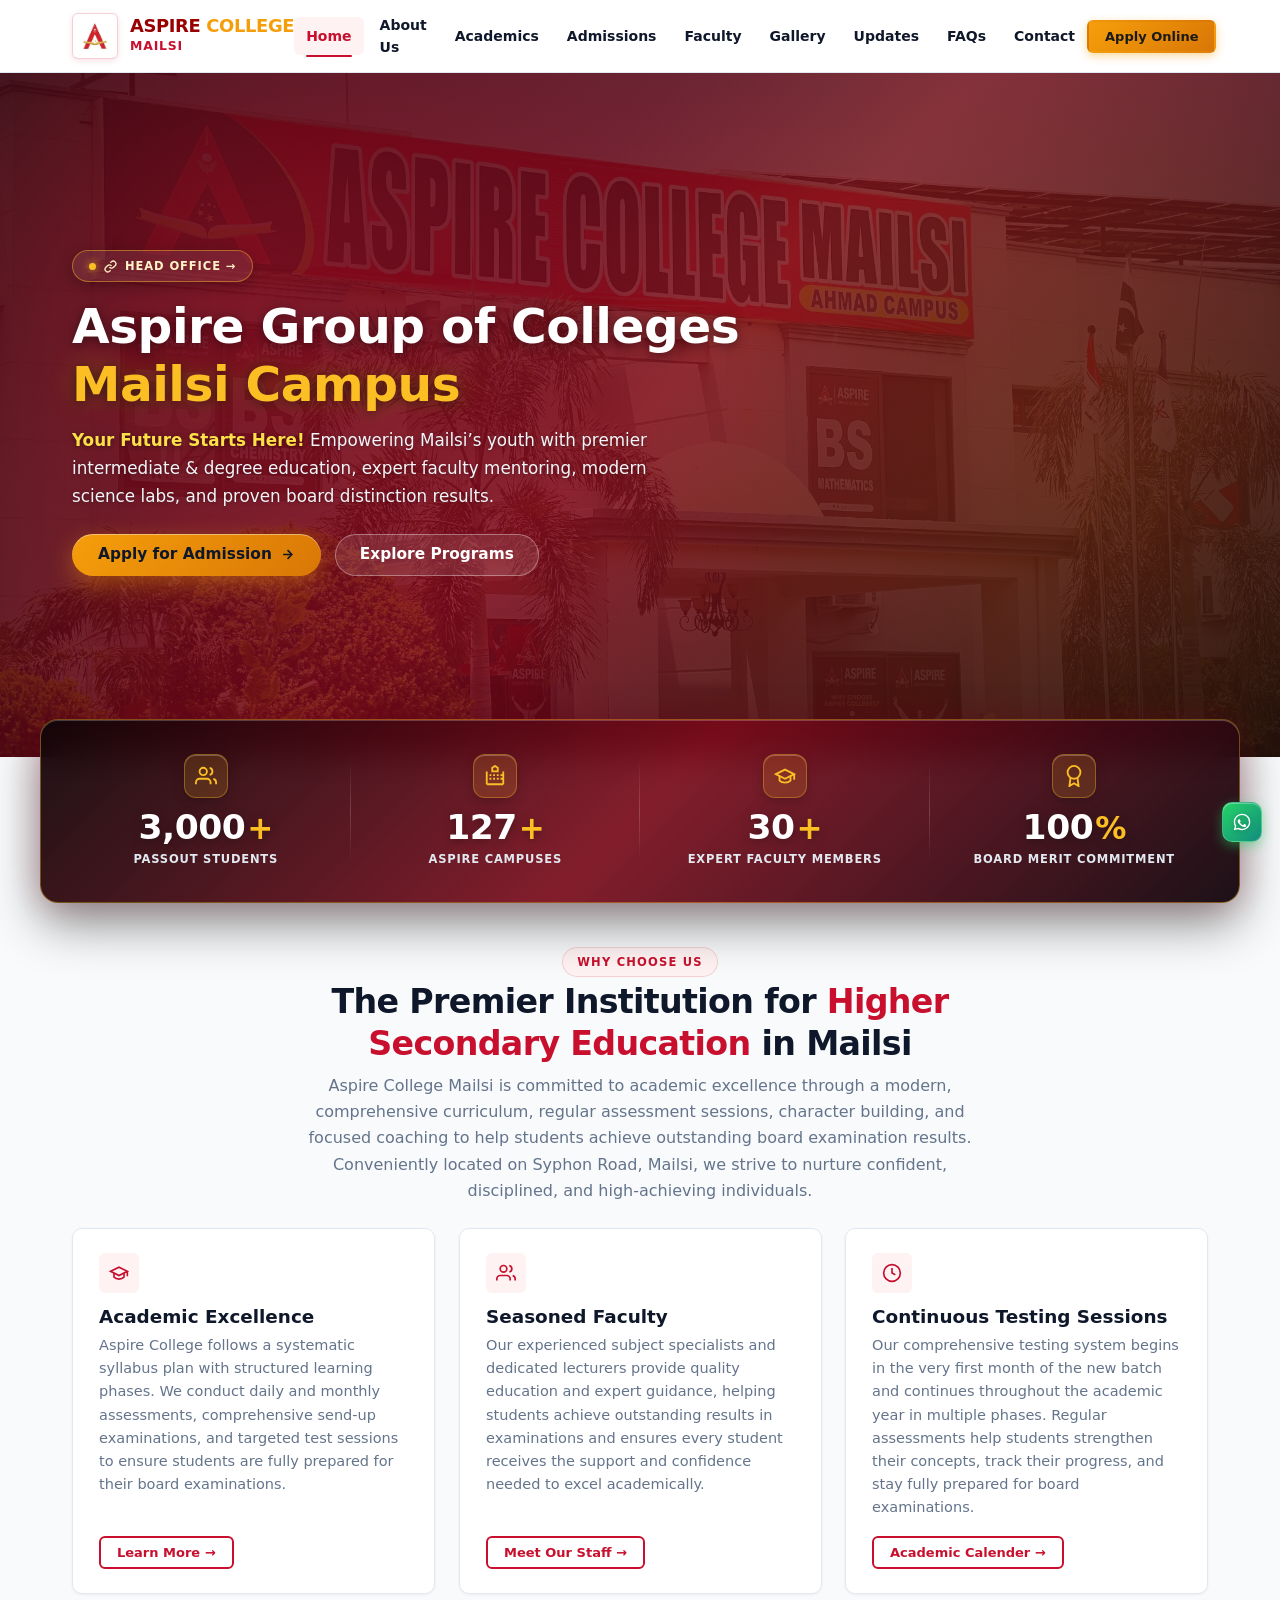
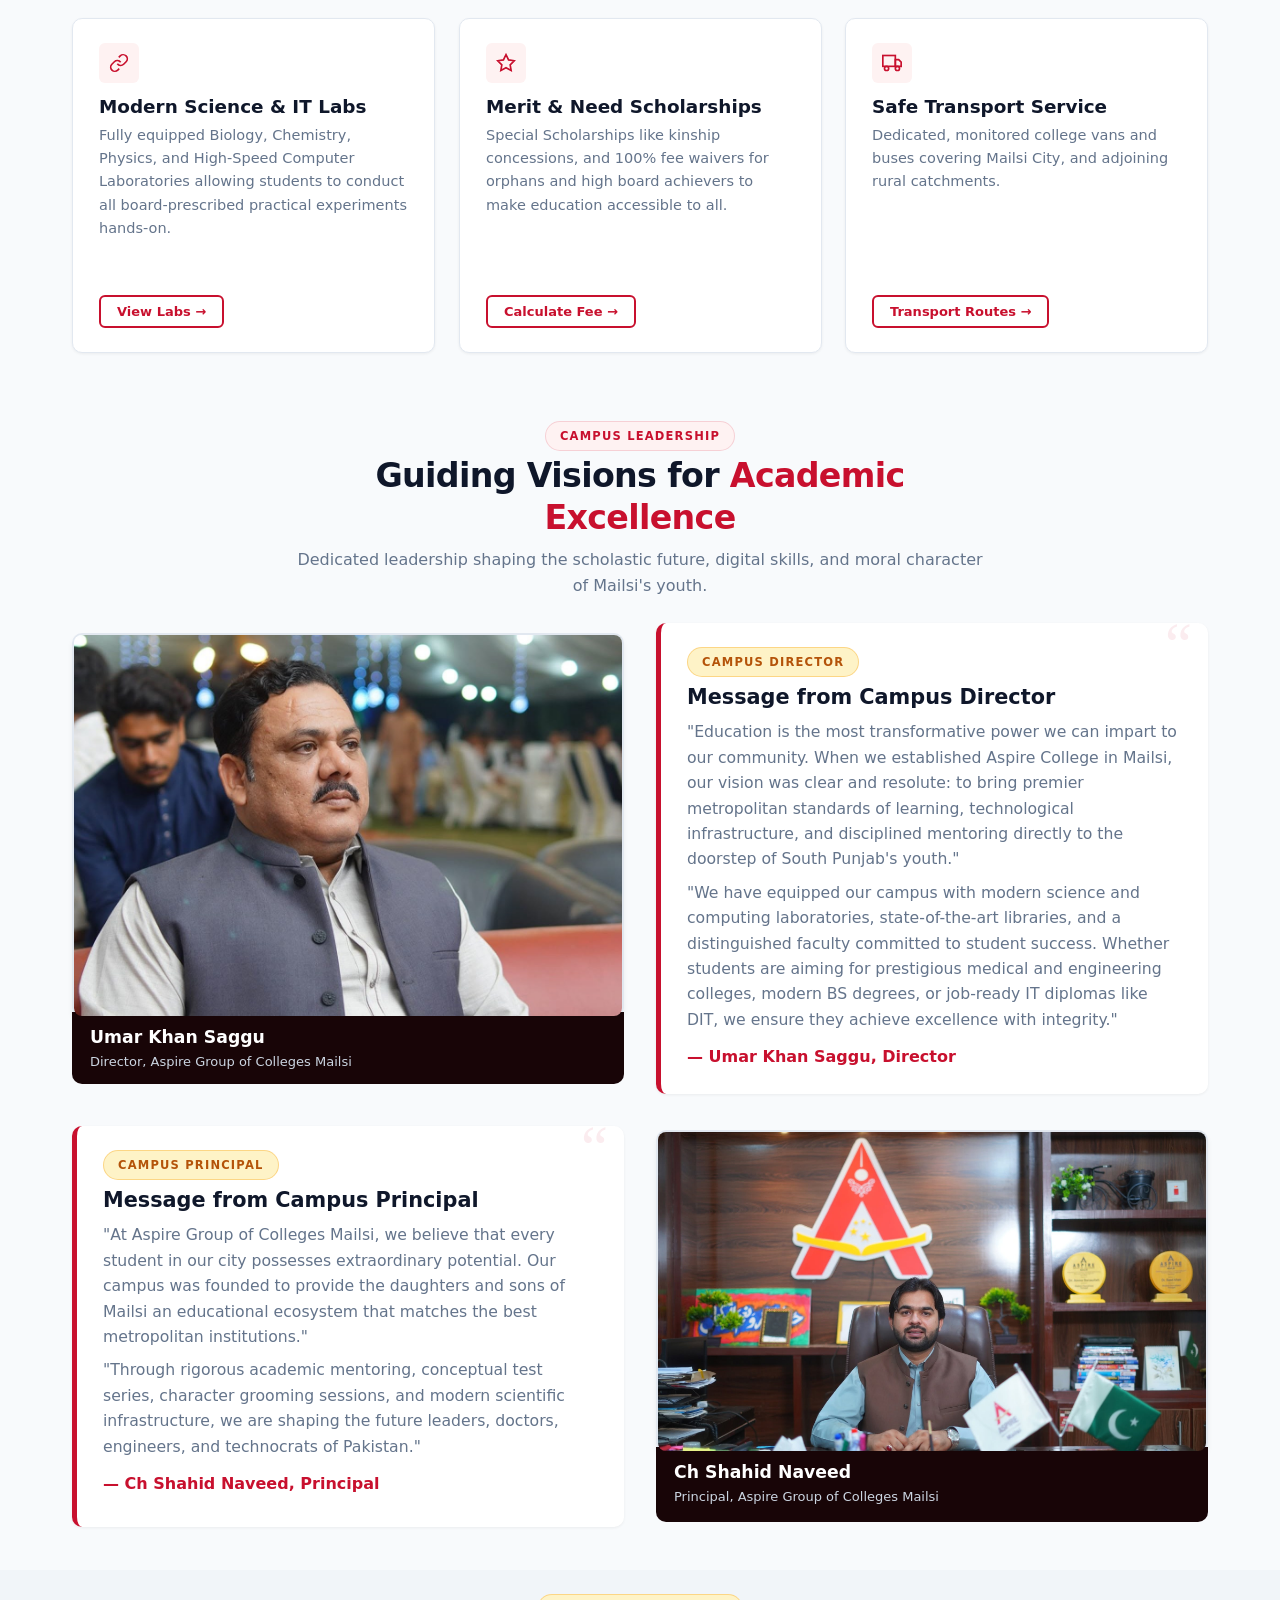
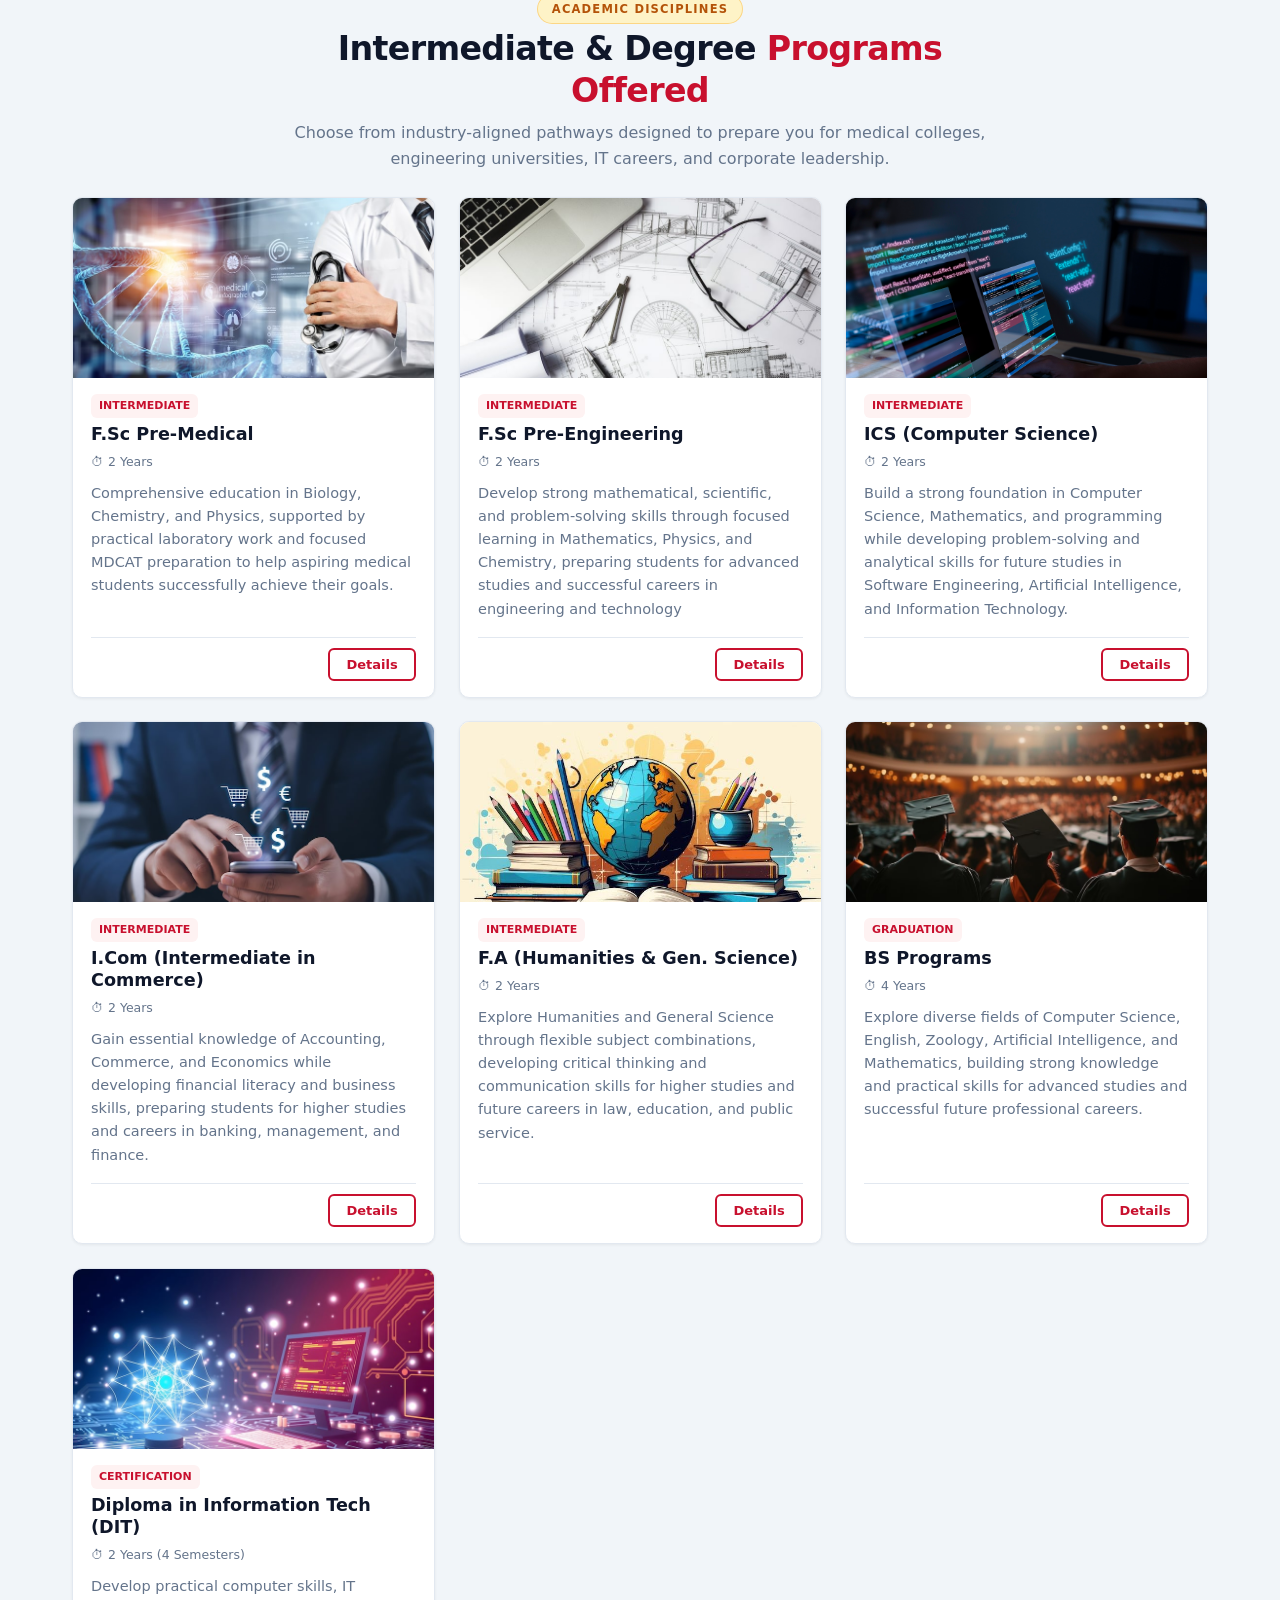
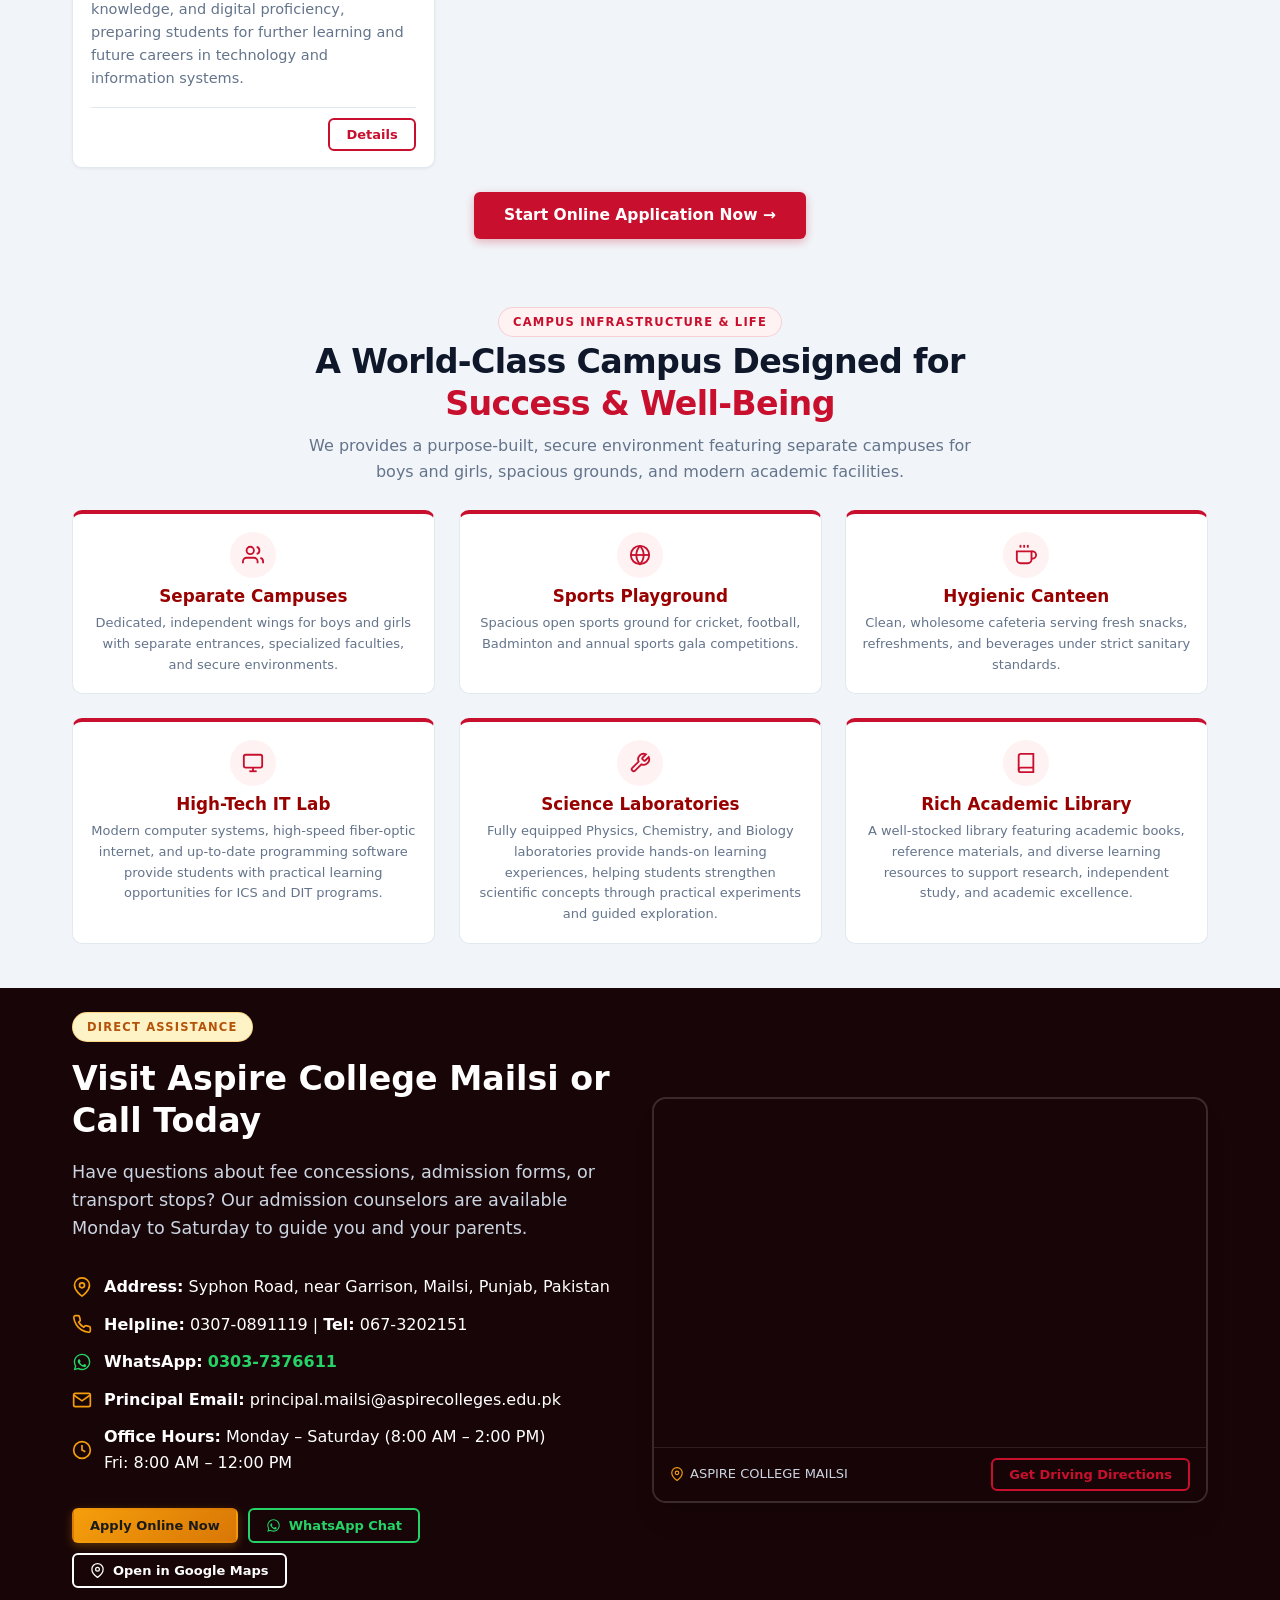
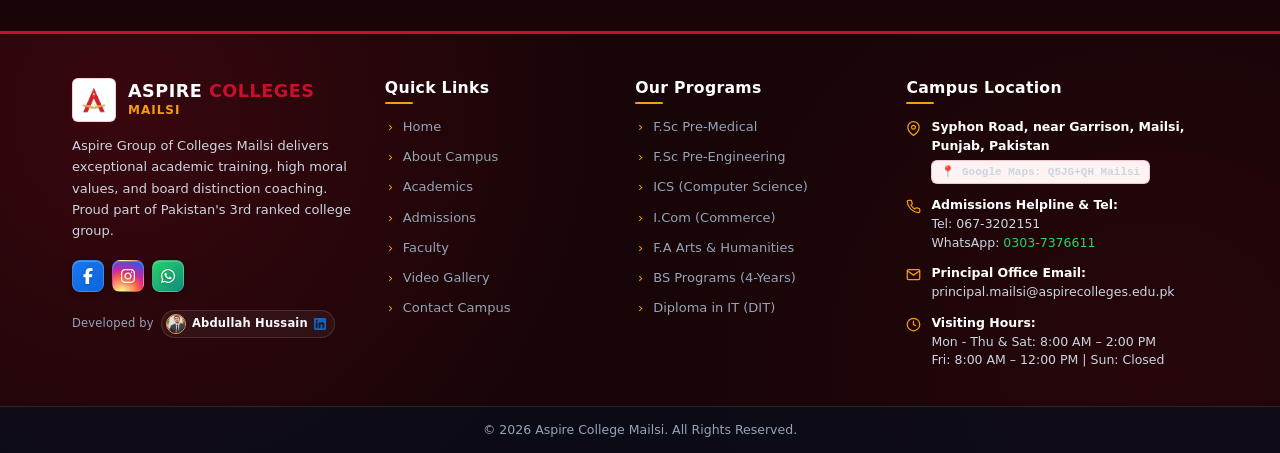
<file: index.html>
<!DOCTYPE html>
<html lang="en">
<head>
  <meta charset="UTF-8">
  <meta name="viewport" content="width=device-width, initial-scale=1.0">
  <title>Aspire Group of Colleges Mailsi | Official Website</title>
  <meta name="description" content="Welcome to Aspire Group of Colleges Mailsi. Located at Syphon Road near Garrison Mailsi. Offering F.Sc, ICS, I.Com, FA, and BS Programs with state-of-the-art facilities and merit scholarships.">

  <!-- Style Sheets (Separated Modular Architecture) -->
  <link rel="stylesheet" href="css/variables.css">
  <link rel="stylesheet" href="css/base.css">
  <link rel="stylesheet" href="css/navbar.css">
  <link rel="stylesheet" href="css/footer.css">
  <link rel="stylesheet" href="css/components.css">
  <link rel="stylesheet" href="css/animations.css">

  <style>
    /* ==========================================================================
       Hero Section Styling (Luxury Academic Prestige & Balanced Responsive Grid)
       ========================================================================== */
    .hero-section {
      position: relative;
      min-height: 76vh;
      background: radial-gradient(circle at 18% 30%, rgba(200, 16, 46, 0.42) 0%, transparent 55%),
                  radial-gradient(circle at 85% 60%, rgba(245, 158, 11, 0.16) 0%, transparent 50%),
                  linear-gradient(135deg, rgba(14, 5, 8, 0.92) 0%, rgba(110, 8, 25, 0.84) 50%, rgba(18, 6, 12, 0.94) 100%),
                  url('images/campus-building.jpg') center/cover no-repeat;
      display: flex;
      align-items: center;
      color: #ffffff;
      padding: 60px 0 65px;
      overflow: hidden;
    }

    .hero-grid {
      display: block;
      max-width: 820px;
    }

    .hero-content {
      position: relative;
      z-index: 2;
      max-width: 780px;
    }

    /* Head Office Pill Badge */
    .hero-badge {
      display: inline-flex;
      align-items: center;
      gap: 8px;
      background: rgba(255, 255, 255, 0.08);
      backdrop-filter: blur(10px);
      -webkit-backdrop-filter: blur(10px);
      border: 1px solid rgba(251, 191, 36, 0.45);
      color: #fef3c7;
      padding: 6px 16px;
      border-radius: var(--radius-full);
      font-size: 11.5px;
      font-weight: 700;
      text-transform: uppercase;
      letter-spacing: 0.9px;
      margin-bottom: 16px;
      text-decoration: none;
      transition: all var(--transition-fast);
      cursor: pointer;
      box-shadow: 0 4px 15px rgba(0, 0, 0, 0.25);
    }

    .hero-badge .badge-dot {
      width: 7px;
      height: 7px;
      border-radius: 50%;
      background: #fbbf24;
      box-shadow: 0 0 8px #fbbf24;
      display: inline-block;
    }

    .hero-badge:hover {
      background: rgba(245, 158, 11, 0.25);
      border-color: #fbbf24;
      color: #ffffff;
      transform: translateY(-2px);
      box-shadow: 0 6px 20px rgba(245, 158, 11, 0.35);
    }

    /* Hero Typography */
    .hero-title {
      color: #ffffff;
      font-family: var(--font-family-heading, inherit);
      font-size: clamp(2.1rem, 3.8vw, 3.2rem);
      font-weight: 800;
      line-height: 1.18;
      margin-bottom: 14px;
      letter-spacing: -0.5px;
      text-shadow: 0 2px 12px rgba(0, 0, 0, 0.45);
    }

    .hero-title .gold-gradient {
      color: #fbbf24;
      background: none;
      -webkit-background-clip: initial;
      -webkit-text-fill-color: #fbbf24;
      text-shadow: 0 2px 14px rgba(0, 0, 0, 0.65), 0 0 24px rgba(251, 191, 36, 0.35);
      display: inline-block;
    }

    .hero-desc {
      font-size: 1.05rem;
      color: #f1f5f9;
      margin-bottom: 24px;
      line-height: 1.65;
      max-width: 580px;
      text-shadow: 0 1px 4px rgba(0, 0, 0, 0.3);
    }

    .hero-lead {
      color: #fde047;
      font-weight: 700;
      text-shadow: 0 1px 4px rgba(0, 0, 0, 0.5);
    }

    /* Action Buttons */
    .hero-actions {
      display: flex;
      flex-wrap: wrap;
      gap: 14px;
      align-items: center;
    }

    .btn-hero-primary {
      background: linear-gradient(135deg, #f59e0b 0%, #d97706 100%);
      color: #0f172a !important;
      font-weight: 800;
      font-size: 0.96rem;
      padding: 13px 26px;
      border-radius: var(--radius-full);
      box-shadow: 0 8px 24px rgba(245, 158, 11, 0.42), inset 0 1px 0 rgba(255, 255, 255, 0.4);
      border: none;
      display: inline-flex;
      align-items: center;
      gap: 8px;
      transition: all var(--transition-normal);
      text-decoration: none;
    }

    .btn-hero-primary:hover {
      transform: translateY(-2px);
      box-shadow: 0 12px 30px rgba(245, 158, 11, 0.55), inset 0 1px 0 rgba(255, 255, 255, 0.6);
      color: #000000 !important;
    }

    .btn-hero-secondary {
      background: rgba(255, 255, 255, 0.1);
      backdrop-filter: blur(10px);
      -webkit-backdrop-filter: blur(10px);
      color: #ffffff !important;
      font-weight: 700;
      font-size: 0.96rem;
      padding: 12px 24px;
      border-radius: var(--radius-full);
      border: 1.5px solid rgba(255, 255, 255, 0.35);
      display: inline-flex;
      align-items: center;
      gap: 8px;
      transition: all var(--transition-normal);
      text-decoration: none;
    }

    .btn-hero-secondary:hover {
      background: rgba(255, 255, 255, 0.22);
      border-color: #ffffff;
      transform: translateY(-2px);
      box-shadow: 0 8px 24px rgba(0, 0, 0, 0.35);
    }







    /* Responsive Queries */
    @media (max-width: 991px) {
      .hero-section {
        min-height: auto;
        padding: 44px 0 40px;
      }
      .hero-grid {
        max-width: 100%;
      }
      .hero-title {
        font-size: clamp(1.8rem, 4.5vw, 2.4rem);
      }
      .hero-desc {
        font-size: 0.96rem;
        margin-bottom: 20px;
      }

      .message-box {
        padding: 20px 22px;
      }
    }

    @media (max-width: 768px) {
      .hero-section {
        padding: 34px 0 30px;
      }
      .hero-badge {
        font-size: 10.5px;
        padding: 5px 12px;
        margin-bottom: 12px;
      }
      .hero-title {
        font-size: clamp(1.48rem, 5.8vw, 1.95rem);
        margin-bottom: 10px;
        line-height: 1.22;
      }
      .hero-desc {
        font-size: 13px;
        line-height: 1.55;
        margin-bottom: 16px;
      }

      .hero-actions {
        width: 100%;
        flex-direction: row;
        gap: 8px;
        margin-bottom: 0;
      }
      .btn-hero-primary,
      .btn-hero-secondary {
        flex: 1 1 calc(50% - 4px);
        justify-content: center;
        font-size: 12.5px;
        padding: 11px 12px;
        text-align: center;
        white-space: nowrap;
      }


      .message-box {
        padding: 16px 18px;
      }
      .message-box::before {
        font-size: 2.8rem;
        top: -6px;
        right: 12px;
      }
      .message-box p {
        font-size: 13.5px;
        line-height: 1.55;
        margin-bottom: 12px;
      }
      .facility-card {
        padding: 12px 10px;
      }
      .facility-card h4 {
        font-size: 13.5px;
      }
      .facility-card p {
        font-size: 11.5px;
      }
    }

    /* Principal & Director Section */
    .message-box {
      background: var(--color-bg-card);
      border-radius: var(--radius-md);
      padding: 24px 28px;
      box-shadow: var(--shadow-sm);
      border-left: 5px solid var(--color-primary);
      position: relative;
    }

    .message-box::before {
      content: "“";
      position: absolute;
      top: -8px;
      right: 16px;
      font-size: 3.8rem;
      color: rgba(200, 16, 46, 0.08);
      font-family: Georgia, serif;
      line-height: 1;
      pointer-events: none;
    }

    /* Quick Facility Icon Grid */
    .facility-card {
      background: var(--color-bg-card);
      border: 1px solid var(--color-border);
      border-radius: var(--radius-md);
      padding: 18px 16px;
      text-align: center;
      transition: all var(--transition-normal);
    }

    .facility-card:hover {
      border-color: var(--color-primary-light);
      transform: translateY(-3px);
      box-shadow: var(--shadow-md);
    }

    .facility-icon {
      width: 46px;
      height: 46px;
      margin: 0 auto 8px;
      color: var(--color-primary);
      background: var(--color-primary-subtle);
      border-radius: 50%;
      display: flex;
      align-items: center;
      justify-content: center;
    }

    .facility-icon svg {
      width: 22px;
      height: 22px;
    }
  </style>
</head>
<body>


  <!-- Main Navigation Header -->
  <header class="main-header">
    <div class="container header-inner">
      <!-- Campus Brand / Crest -->
      <a href="index.html" class="header-brand">
        <div class="brand-crest">
          <img src="images/aspire-logo.png" alt="Aspire Group of Colleges Logo">
        </div>
        <div class="brand-text">
          <div class="brand-name">ASPIRE <span>COLLEGE</span></div>
          <div class="brand-campus">Mailsi</div>
        </div>
      </a>

      <!-- Desktop Navigation Menu -->
      <nav class="nav-menu" aria-label="Main Navigation">
        <a href="index.html" class="nav-link active">Home</a>
        <a href="about.html" class="nav-link">About Us</a>
        <a href="academics.html" class="nav-link">Academics</a>
        <a href="admissions.html" class="nav-link">Admissions</a>
        <a href="staff.html" class="nav-link">Faculty</a>
        <a href="gallery.html" class="nav-link">Gallery</a>
        <a href="updates.html" class="nav-link">Updates</a>
        <a href="help.html" class="nav-link">FAQs</a>
        <a href="contact.html" class="nav-link">Contact</a>
      </nav>

      <!-- Header Actions -->
      <div class="header-actions">
        <a href="admissions.html" class="btn btn-gold btn-sm btn-apply-pulse" title="Apply for Admission">
          <span>Apply Online</span>
        </a>
        <button class="mobile-toggle" aria-label="Toggle navigation menu">
          <span></span>
          <span></span>
          <span></span>
        </button>
      </div>
    </div>
  </header>

  <!-- Mobile Drawer & Overlay -->
  <div class="mobile-drawer-overlay"></div>
  <aside class="mobile-drawer" aria-label="Mobile Navigation Drawer">
    <div class="mobile-drawer-header">
      <div class="brand-name" style="font-size: 1rem;">ASPIRE <span>MAILSI</span></div>
      <button class="drawer-close-btn" aria-label="Close menu">&times;</button>
    </div>
    <nav class="mobile-drawer-nav">
      <a href="index.html" class="mobile-nav-link active">
        <svg viewBox="0 0 24 24" fill="none" stroke="currentColor" stroke-width="2"><path d="M3 9l9-7 9 7v11a2 2 0 0 1-2 2H5a2 2 0 0 1-2-2z"></path></svg>
        Home
      </a>
      <a href="about.html" class="mobile-nav-link">
        <svg viewBox="0 0 24 24" fill="none" stroke="currentColor" stroke-width="2"><circle cx="12" cy="12" r="10"></circle><line x1="12" y1="16" x2="12" y2="12"></line><line x1="12" y1="8" x2="12.01" y2="8"></line></svg>
        About Us
      </a>
      <a href="academics.html" class="mobile-nav-link">
        <svg viewBox="0 0 24 24" fill="none" stroke="currentColor" stroke-width="2"><path d="M22 10v6M2 10l10-5 10 5-10 5z"></path><path d="M6 12v5c3 3 9 3 12 0v-5"></path></svg>
        Academics
      </a>
      <a href="admissions.html" class="mobile-nav-link">
        <svg viewBox="0 0 24 24" fill="none" stroke="currentColor" stroke-width="2"><rect x="3" y="4" width="18" height="18" rx="2" ry="2"></rect><line x1="16" y1="2" x2="16" y2="6"></line><line x1="8" y1="2" x2="8" y2="6"></line></svg>
        Admissions 2026
      </a>
      <a href="staff.html" class="mobile-nav-link">
        <svg viewBox="0 0 24 24" fill="none" stroke="currentColor" stroke-width="2"><path d="M17 21v-2a4 4 0 0 0-4-4H5a4 4 0 0 0-4 4v2"></path><circle cx="9" cy="7" r="4"></circle><path d="M23 21v-2a4 4 0 0 0-3-3.87"></path><path d="M16 3.13a4 4 0 0 1 0 7.75"></path></svg>
        Staff & Faculty
      </a>
      <a href="gallery.html" class="mobile-nav-link">
        <svg viewBox="0 0 24 24" fill="none" stroke="currentColor" stroke-width="2"><rect x="3" y="3" width="18" height="18" rx="2" ry="2"></rect><circle cx="8.5" cy="8.5" r="1.5"></circle><polyline points="21 15 16 10 5 21"></polyline></svg>
        Campus Gallery
      </a>
      <a href="updates.html" class="mobile-nav-link">
        <svg viewBox="0 0 24 24" fill="none" stroke="currentColor" stroke-width="2"><path d="M18 8A6 6 0 0 0 6 8c0 7-3 9-3 9h18s-3-2-3-9"></path><path d="M13.73 21a2 2 0 0 1-3.46 0"></path></svg>
        News & Updates
      </a>
      <a href="help.html" class="mobile-nav-link">
        <svg viewBox="0 0 24 24" fill="none" stroke="currentColor" stroke-width="2"><circle cx="12" cy="12" r="10"></circle><path d="M9.09 9a3 3 0 0 1 5.83 1c0 2-3 3-3 3"></path><line x1="12" y1="17" x2="12.01" y2="17"></line></svg>
        Help & FAQs
      </a>
      <a href="contact.html" class="mobile-nav-link">
        <svg viewBox="0 0 24 24" fill="none" stroke="currentColor" stroke-width="2"><path d="M21 10c0 7-9 13-9 13s-9-6-9-13a9 9 0 0 1 18 0z"></path><circle cx="12" cy="10" r="3"></circle></svg>
        Contact Us
      </a>
    </nav>
    <div class="mobile-drawer-footer">
      <div class="contact-info">
        <strong>Aspire College Mailsi</strong><br>
        Syphon Road, near Garrison, Mailsi<br>
        📞 <a href="tel:03070891119" style="color:var(--color-primary); font-weight:700;">0307-0891119</a> | <a href="tel:0673202151" style="color:var(--color-primary);">067-3202151</a>
      </div>
      <a href="admissions.html" class="btn btn-gold btn-block btn-sm">Apply for Admission</a>
    </div>
  </aside>

  <!-- Hero Section -->
  <section class="hero-section">
    <div class="container">
      <div class="hero-grid">
        <div class="hero-content reveal">
          <a href="https://aspirecolleges.edu.pk/" target="_blank" rel="noopener noreferrer" class="hero-badge" title="Official Aspire Group of Colleges Head Office">
            <span class="badge-dot"></span>
            <svg width="13" height="13" viewBox="0 0 24 24" fill="none" stroke="currentColor" stroke-width="2.4"><path d="M10 13a5 5 0 0 0 7.54.54l3-3a5 5 0 0 0-7.07-7.07l-1.72 1.71"></path><path d="M14 11a5 5 0 0 0-7.54-.54l-3 3a5 5 0 0 0 7.07 7.07l1.71-1.71"></path></svg>
            <span>Head Office &rarr;</span>
          </a>
          <h1 class="hero-title">
            Aspire Group of Colleges <br>
            <span class="gold-gradient">Mailsi Campus</span>
          </h1>
          <p class="hero-desc">
            <strong class="hero-lead">Your Future Starts Here!</strong>
            Empowering Mailsi’s youth with premier intermediate & degree education, expert faculty mentoring, modern science labs, and proven board distinction results.
          </p>
          <div class="hero-actions">
            <a href="admissions.html" class="btn btn-hero-primary">
              <span>Apply for Admission</span>
              <svg width="15" height="15" viewBox="0 0 24 24" fill="none" stroke="currentColor" stroke-width="2.4"><path d="M5 12h14M12 5l7 7-7 7"/></svg>
            </a>
            <a href="academics.html" class="btn btn-hero-secondary">
              <span>Explore Programs</span>
            </a>
          </div>
        </div>
      </div>
    </div>
  </section>

  <!-- Animated Statistics Strip -->
  <section class="container" style="padding: 0;">
    <div class="stats-strip reveal">
      <div class="stats-grid">
        
        <div class="stat-item">
          <div class="stat-icon-wrapper">
            <svg viewBox="0 0 24 24" fill="none" stroke="currentColor" stroke-width="2"><path d="M17 21v-2a4 4 0 0 0-4-4H5a4 4 0 0 0-4 4v2"></path><circle cx="9" cy="7" r="4"></circle><path d="M23 21v-2a4 4 0 0 0-3-3.87"></path><path d="M16 3.13a4 4 0 0 1 0 7.75"></path></svg>
          </div>
          <div class="stat-number">
            <span class="stat-counter" data-target="3000">0</span><span class="stat-suffix">+</span>
          </div>
          <div class="stat-label">Passout Students</div>
        </div>

        <div class="stat-item">
          <div class="stat-icon-wrapper">
            <svg viewBox="0 0 24 24" fill="none" stroke="currentColor" stroke-width="2"><path d="M3 21h18M3 7v14M21 7v14M6 11h2M6 15h2M10 11h2M10 15h2M14 11h2M14 15h2M18 11h2M18 15h2M9 3l3-2 3 2v4H9V3z"/></svg>
          </div>
          <div class="stat-number">
            <span class="stat-counter" data-target="127">0</span><span class="stat-suffix">+</span>
          </div>
          <div class="stat-label">Aspire Campuses</div>
        </div>

        <div class="stat-item">
          <div class="stat-icon-wrapper">
            <svg viewBox="0 0 24 24" fill="none" stroke="currentColor" stroke-width="2"><path d="M22 10v6M2 10l10-5 10 5-10 5z"></path><path d="M6 12v5c3 3 9 3 12 0v-5"></path></svg>
          </div>
          <div class="stat-number">
            <span class="stat-counter" data-target="30">0</span><span class="stat-suffix">+</span>
          </div>
          <div class="stat-label">Expert Faculty Members</div>
        </div>

        <div class="stat-item">
          <div class="stat-icon-wrapper">
            <svg viewBox="0 0 24 24" fill="none" stroke="currentColor" stroke-width="2"><circle cx="12" cy="8" r="7"></circle><polyline points="8.21 13.89 7 23 12 20 17 23 15.79 13.88"></polyline></svg>
          </div>
          <div class="stat-number">
            <span class="stat-counter" data-target="100">0</span><span class="stat-suffix">%</span>
          </div>
          <div class="stat-label">Board Merit Commitment</div>
        </div>

      </div>
    </div>
  </section>

  <!-- Why Choose Aspire -->
  <section class="section">
    <div class="container">
      <div class="section-header reveal">
        <span class="section-tag">Why Choose Us</span>
        <h2 class="section-title">The Premier Institution for <span class="highlight">Higher Secondary Education</span> in Mailsi</h2>
        <p class="section-description">Aspire College Mailsi is committed to academic excellence through a modern, comprehensive curriculum, regular assessment sessions, character building, and focused coaching to help students achieve outstanding board examination results. Conveniently located on Syphon Road, Mailsi, we strive to nurture confident, disciplined, and high-achieving individuals.</p>
      </div>

      <div class="grid grid-3 feature-cards-grid">
        <!-- Card 1 -->
        <div class="card reveal delay-100">
          <div class="card-icon-wrapper">
            <svg viewBox="0 0 24 24" fill="none" stroke="currentColor" stroke-width="2"><path d="M22 10v6M2 10l10-5 10 5-10 5z"></path><path d="M6 12v5c3 3 9 3 12 0v-5"></path></svg>
          </div>
          <h3 class="card-title">Academic Excellence</h3>
          <p class="card-text">Aspire College follows a systematic syllabus plan with structured learning phases. We conduct daily and monthly assessments, comprehensive send-up examinations, and targeted test sessions to ensure students are fully prepared for their board examinations.</p>
          <a href="academics.html" class="btn btn-outline btn-sm">Learn More &rarr;</a>
        </div>

        <!-- Card 2 -->
        <div class="card reveal delay-200">
          <div class="card-icon-wrapper">
            <svg viewBox="0 0 24 24" fill="none" stroke="currentColor" stroke-width="2"><path d="M17 21v-2a4 4 0 0 0-4-4H5a4 4 0 0 0-4 4v2"></path><circle cx="9" cy="7" r="4"></circle><path d="M23 21v-2a4 4 0 0 0-3-3.87"></path><path d="M16 3.13a4 4 0 0 1 0 7.75"></path></svg>
          </div>
          <h3 class="card-title">Seasoned Faculty</h3>
          <p class="card-text">Our experienced subject specialists and dedicated lecturers provide quality education and expert guidance, helping students achieve outstanding results in examinations and ensures every student receives the support and confidence needed to excel academically.</p>
          <a href="staff.html" class="btn btn-outline btn-sm">Meet Our Staff &rarr;</a>
        </div>

        <!-- Card 3 -->
        <div class="card reveal delay-300">
          <div class="card-icon-wrapper">
            <svg viewBox="0 0 24 24" fill="none" stroke="currentColor" stroke-width="2"><circle cx="12" cy="12" r="10"></circle><path d="M12 6v6l4 2"></path></svg>
          </div>
          <h3 class="card-title">Continuous Testing Sessions</h3>
          <p class="card-text">Our comprehensive testing system begins in the very first month of the new batch and continues throughout the academic year in multiple phases. Regular assessments help students strengthen their concepts, track their progress, and stay fully prepared for board examinations.</p>
          <a href="academics.html" class="btn btn-outline btn-sm">Academic Calender &rarr;</a>
        </div>

        <!-- Card 4 -->
        <div class="card reveal delay-100">
          <div class="card-icon-wrapper">
            <svg viewBox="0 0 24 24" fill="none" stroke="currentColor" stroke-width="2"><path d="M10 13a5 5 0 0 0 7.54.54l3-3a5 5 0 0 0-7.07-7.07l-1.72 1.71"></path><path d="M14 11a5 5 0 0 0-7.54-.54l-3 3a5 5 0 0 0 7.07 7.07l1.71-1.71"></path></svg>
          </div>
          <h3 class="card-title">Modern Science & IT Labs</h3>
          <p class="card-text">Fully equipped Biology, Chemistry, Physics, and High-Speed Computer Laboratories allowing students to conduct all board-prescribed practical experiments hands-on.</p>
          <a href="gallery.html" class="btn btn-outline btn-sm">View Labs &rarr;</a>
        </div>

        <!-- Card 5 -->
        <div class="card reveal delay-200">
          <div class="card-icon-wrapper">
            <svg viewBox="0 0 24 24" fill="none" stroke="currentColor" stroke-width="2"><polygon points="12 2 15.09 8.26 22 9.27 17 14.14 18.18 21.02 12 17.77 5.82 21.02 7 14.14 2 9.27 8.91 8.26 12 2"></polygon></svg>
          </div>
          <h3 class="card-title">Merit & Need Scholarships</h3>
          <p class="card-text">Special Scholarships like kinship concessions, and 100% fee waivers for orphans and high board achievers to make education accessible to all.</p>
          <a href="admissions.html" class="btn btn-outline btn-sm">Calculate Fee &rarr;</a>
        </div>

        <!-- Card 6 -->
        <div class="card reveal delay-300">
          <div class="card-icon-wrapper">
            <svg viewBox="0 0 24 24" fill="none" stroke="currentColor" stroke-width="2"><rect x="1" y="3" width="15" height="13"></rect><polygon points="16 8 20 8 23 11 23 16 16 16 16 8"></polygon><circle cx="5.5" cy="18.5" r="2.5"></circle><circle cx="18.5" cy="18.5" r="2.5"></circle></svg>
          </div>
          <h3 class="card-title">Safe Transport Service</h3>
          <p class="card-text">Dedicated, monitored college vans and buses covering Mailsi City, and adjoining rural catchments.</p>
          <a href="help.html" class="btn btn-outline btn-sm">Transport Routes &rarr;</a>
        </div>
      </div>
    </div>
  </section>

   <!-- Campus Leadership: Director & Principal Messages -->
  <section class="section">
    <div class="container">
      <div class="section-header reveal text-center">
        <span class="section-tag">Campus Leadership</span>
        <h2 class="section-title">Guiding Visions for <span class="highlight">Academic Excellence</span></h2>
        <p class="section-description">Dedicated leadership shaping the scholastic future, digital skills, and moral character of Mailsi's youth.</p>
      </div>

      <!-- Director Profile: Umar Khan Saggu -->
      <div class="grid grid-2 items-center" style="margin-bottom: var(--space-xl); gap: var(--space-xl);">
        <div class="reveal-left">
          <img src="images/director.jpg" alt="Umar Khan Saggu Director Aspire Group of Colleges Mailsi" style="width: 100%; max-height: 385px; object-fit: cover; object-position: center 25%; border-radius: var(--radius-md); box-shadow: var(--shadow-md); border: 2px solid var(--color-border);" loading="lazy">
          <div style="background: var(--color-navy); color: #ffffff; padding: 12px 18px; border-radius: 0 0 var(--radius-md) var(--radius-md); margin-top: -6px;">
            <div style="font-weight: 700; color: #ffffff; font-size: 1.08rem;">Umar Khan Saggu</div>
            <div style="font-size: 13px; color: #cbd5e1;">Director, Aspire Group of Colleges Mailsi</div>
          </div>
        </div>
        <div class="reveal-right">
          <div class="message-box" style="border-left: 5px solid var(--color-primary); padding: 24px 26px;">
            <span class="section-tag gold" style="font-size: 11.5px; margin-bottom: 4px;">Campus Director</span>
            <h3 class="card-title" style="font-size: 1.3rem; margin-top: 4px; margin-bottom: 8px;">Message from Campus Director</h3>
            <p class="card-text" style="font-size: 0.98rem; line-height: 1.62; margin-top: 6px; margin-bottom: 8px;">
              "Education is the most transformative power we can impart to our community. When we established Aspire College in Mailsi, our vision was clear and resolute: to bring premier metropolitan standards of learning, technological infrastructure, and disciplined mentoring directly to the doorstep of South Punjab's youth."
            </p>
            <p class="card-text" style="font-size: 0.98rem; line-height: 1.62; margin-top: 6px; margin-bottom: 8px;">
              "We have equipped our campus with modern science and computing laboratories, state-of-the-art libraries, and a distinguished faculty committed to student success. Whether students are aiming for prestigious medical and engineering colleges, modern BS degrees, or job-ready IT diplomas like DIT, we ensure they achieve excellence with integrity."
            </p>
            <div style="margin-top: 12px; font-weight: 700; font-size: 1rem; color: var(--color-primary);">
              — Umar Khan Saggu, Director
            </div>
          </div>
        </div>
      </div>

      <!-- Principal Profile: Ch Shahid Naveed -->
      <div class="grid grid-2 items-center" style="gap: var(--space-xl);">
        <div class="reveal-left">
          <div class="message-box" style="border-left: 5px solid var(--color-primary); padding: 24px 26px;">
            <span class="section-tag gold" style="font-size: 11.5px; margin-bottom: 4px;">Campus Principal</span>
            <h3 class="card-title" style="font-size: 1.3rem; margin-top: 4px; margin-bottom: 8px;">Message from Campus Principal</h3>
            <p class="card-text" style="font-size: 0.98rem; line-height: 1.62; margin-top: 6px; margin-bottom: 8px;">
              "At Aspire Group of Colleges Mailsi, we believe that every student in our city possesses extraordinary potential. Our campus was founded to provide the daughters and sons of Mailsi an educational ecosystem that matches the best metropolitan institutions."
            </p>
            <p class="card-text" style="font-size: 0.98rem; line-height: 1.62; margin-top: 6px; margin-bottom: 8px;">
              "Through rigorous academic mentoring, conceptual test series, character grooming sessions, and modern scientific infrastructure, we are shaping the future leaders, doctors, engineers, and technocrats of Pakistan."
            </p>
            <div style="margin-top: 12px; font-weight: 700; font-size: 1rem; color: var(--color-primary);">
              — Ch Shahid Naveed, Principal
            </div>
            <div style="margin-top: 6px; font-size: 13px;">
            </div>
          </div>
        </div>

        <div class="reveal-right">
          <img src="images/principal.jpg" alt="Ch Shahid Naveed Principal Aspire College Mailsi" style="width: 100%; max-height: 323px; object-fit: cover; object-position: center top; border-radius: var(--radius-md); box-shadow: var(--shadow-md); border: 2px solid var(--color-border);">
          <div style="background: var(--color-navy); color: #ffffff; padding: 12px 18px; border-radius: 0 0 var(--radius-md) var(--radius-md); margin-top: -6px;">
            <div style="font-weight: 700; color: #ffffff; font-size: 1.08rem;">Ch Shahid Naveed</div>
            <div style="font-size: 13px; color: #cbd5e1;">Principal, Aspire Group of Colleges Mailsi</div>
            <div style="margin-top: 3px; font-size: 13px;">
            </div>
          </div>
        </div>
      </div>
    </div>
  </section>

  <!-- Programs Overview Section -->
  <section class="section section-alt">
    <div class="container">
      <div class="section-header reveal">
        <span class="section-tag gold">Academic Disciplines</span>
        <h2 class="section-title">Intermediate & Degree <span class="highlight">Programs Offered</span></h2>
        <p class="section-description">Choose from industry-aligned pathways designed to prepare you for medical colleges, engineering universities, IT careers, and corporate leadership.</p>
      </div>

      <div class="grid grid-3">
        <!-- Program 1 -->
        <div class="program-card reveal delay-100">
          <img src="images/pre-medical.jpg" alt="F.Sc Pre-Medical" class="program-card-img" style="object-position: top center;" loading="lazy" decoding="async">
          <div class="program-card-body">
            <span class="program-tag">Intermediate</span>
            <h3 class="program-title">F.Sc Pre-Medical</h3>
            <div class="program-meta">
              <span>⏱ 2 Years</span>
            </div>
            <p class="card-text">Comprehensive education in Biology, Chemistry, and Physics, supported by practical laboratory work and focused MDCAT preparation to help aspiring medical students successfully achieve their goals.</p>
            <div class="program-card-footer">
              <a href="academics.html" class="btn btn-outline btn-sm">Details</a>
            </div>
          </div>
        </div>

        <!-- Program 2 -->
        <div class="program-card reveal delay-200">
          <img src="images/pre-engineering.jpg" alt="F.Sc Pre-Engineering" class="program-card-img" style="object-position: top center;" loading="lazy" decoding="async">
          <div class="program-card-body">
            <span class="program-tag">Intermediate</span>
            <h3 class="program-title">F.Sc Pre-Engineering</h3>
            <div class="program-meta">
              <span>⏱ 2 Years</span>
            </div>
            <p class="card-text">Develop strong mathematical, scientific, and problem-solving skills through focused learning in Mathematics, Physics, and Chemistry, preparing students for advanced studies and successful careers in engineering and technology</p>
            <div class="program-card-footer">
              <a href="academics.html" class="btn btn-outline btn-sm">Details</a>
            </div>
          </div>
        </div>

        <!-- Program 3 -->
        <div class="program-card reveal delay-300">
          <img src="images/intermediate-computer-science.jpg" alt="ICS Computer Science" class="program-card-img" style="object-position: top center;" loading="lazy" decoding="async">
          <div class="program-card-body">
            <span class="program-tag">Intermediate</span>
            <h3 class="program-title">ICS (Computer Science)</h3>
            <div class="program-meta">
              <span>⏱ 2 Years</span>
            </div>
            <p class="card-text">Build a strong foundation in Computer Science, Mathematics, and programming while developing problem-solving and analytical skills for future studies in Software Engineering, Artificial Intelligence, and Information Technology.</p>
            <div class="program-card-footer">
              <a href="academics.html" class="btn btn-outline btn-sm">Details</a>
            </div>
          </div>
        </div>

        <!-- Program 4 -->
        <div class="program-card reveal delay-100">
          <img src="images/commerce.jpg" alt="I.Com Commerce" class="program-card-img" style="object-position: top center;" loading="lazy" decoding="async">
          <div class="program-card-body">
            <span class="program-tag">Intermediate</span>
            <h3 class="program-title">I.Com (Intermediate in Commerce)</h3>
            <div class="program-meta">
              <span>⏱ 2 Years</span>
            </div>
            <p class="card-text">Gain essential knowledge of Accounting, Commerce, and Economics while developing financial literacy and business skills, preparing students for higher studies and careers in banking, management, and finance.</p>
            <div class="program-card-footer">
              <a href="academics.html" class="btn btn-outline btn-sm">Details</a>
            </div>
          </div>
        </div>

        <!-- Program 5 -->
        <div class="program-card reveal delay-200">
          <img src="images/fa.jpg" alt="F.A Humanities & General Science" class="program-card-img" style="object-position: top center;" loading="lazy" decoding="async">
          <div class="program-card-body">
            <span class="program-tag">Intermediate</span>
            <h3 class="program-title">F.A (Humanities & Gen. Science)</h3>
            <div class="program-meta">
              <span>⏱ 2 Years</span>
            </div>
            <p class="card-text">Explore Humanities and General Science through flexible subject combinations, developing critical thinking and communication skills for higher studies and future careers in law, education, and public service.</p>
            <div class="program-card-footer">
              <a href="academics.html" class="btn btn-outline btn-sm">Details</a>
            </div>
          </div>
        </div>

        <!-- Program 6: BS Programs -->
        <div class="program-card reveal delay-300">
          <img src="images/bs-programs-admissions.jpg" alt="BS Programs Admissions Open Aspire College Mailsi" class="program-card-img" style="object-position: top center;" loading="lazy" decoding="async">
          <div class="program-card-body">
            <span class="program-tag">Graduation</span>
            <h3 class="program-title">BS Programs</h3>
            <div class="program-meta">
              <span>⏱ 4 Years</span>
            </div>
            <p class="card-text">Explore diverse fields of Computer Science, English, Zoology, Artificial Intelligence, and Mathematics, building strong knowledge and practical skills for advanced studies and successful future professional careers.</p>
            <div class="program-card-footer">
              <a href="academics.html" class="btn btn-outline btn-sm">Details</a>
            </div>
          </div>
        </div>

        <!-- Program 7: Diploma in IT (DIT) -->
        <div class="program-card reveal delay-100">
          <img src="images/DIT.jpg" alt="Diploma in Information Technology DIT" class="program-card-img" style="object-position: top center;" loading="lazy" decoding="async">
          <div class="program-card-body">
            <span class="program-tag">Certification</span>
            <h3 class="program-title">Diploma in Information Tech (DIT)</h3>
            <div class="program-meta">
              <span>⏱ 2 Years (4 Semesters)</span>
            </div>
            <p class="card-text">Develop practical computer skills, IT knowledge, and digital proficiency, preparing students for further learning and future careers in technology and information systems.</p>
            <div class="program-card-footer">
              <a href="admissions.html" class="btn btn-outline btn-sm">Details</a>
            </div>
          </div>
        </div>
      </div>

      <div class="text-center" style="margin-top: var(--space-lg);">
        <a href="admissions.html" class="btn btn-primary btn-lg">Start Online Application Now &rarr;</a>
      </div>
    </div>
  </section>

  <!-- Campus Facilities Preview -->
  <section class="section section-alt">
    <div class="container">
      <div class="section-header reveal text-center">
        <span class="section-tag">Campus Infrastructure & Life</span>
        <h2 class="section-title">A World-Class Campus Designed for <span class="highlight">Success & Well-Being</span></h2>
        <p class="section-description">We provides a purpose-built, secure environment featuring separate campuses for boys and girls, spacious grounds, and modern academic facilities.</p>
      </div>

      <div class="grid grid-3" style="gap: var(--space-lg);">
        <!-- 1. Separate Campuses -->
        <div class="facility-card reveal delay-100" style="border-top: 4px solid var(--color-primary);">
          <div class="facility-icon">
            <svg width="24" height="24" viewBox="0 0 24 24" fill="none" stroke="currentColor" stroke-width="2"><path d="M17 21v-2a4 4 0 0 0-4-4H5a4 4 0 0 0-4 4v2"></path><circle cx="9" cy="7" r="4"></circle><path d="M23 21v-2a4 4 0 0 0-3-3.87"></path><path d="M16 3.13a4 4 0 0 1 0 7.75"></path></svg>
          </div>
          <h4 style="font-size: 1.05rem; margin-bottom: 6px; color: var(--color-primary-dark);">Separate Campuses</h4>
          <p class="card-text" style="font-size: 13px;">Dedicated, independent wings for boys and girls with separate entrances, specialized faculties, and secure environments.</p>
        </div>

        <!-- 2. Sports Playground -->
        <div class="facility-card reveal delay-200" style="border-top: 4px solid var(--color-primary);">
          <div class="facility-icon">
            <svg width="24" height="24" viewBox="0 0 24 24" fill="none" stroke="currentColor" stroke-width="2"><circle cx="12" cy="12" r="10"></circle><path d="M12 2a14.5 14.5 0 0 0 0 20 14.5 14.5 0 0 0 0-20"></path><path d="M2 12h20"></path></svg>
          </div>
          <h4 style="font-size: 1.05rem; margin-bottom: 6px; color: var(--color-primary-dark);">Sports Playground</h4>
          <p class="card-text" style="font-size: 13px;">Spacious open sports ground for cricket, football, Badminton and annual sports gala competitions.</p>
        </div>

        <!-- 3. Hygienic Canteen -->
        <div class="facility-card reveal delay-300" style="border-top: 4px solid var(--color-primary);">
          <div class="facility-icon">
            <svg width="24" height="24" viewBox="0 0 24 24" fill="none" stroke="currentColor" stroke-width="2"><path d="M18 8h1a4 4 0 0 1 0 8h-1"></path><path d="M2 8h16v9a4 4 0 0 1-4 4H6a4 4 0 0 1-4-4V8z"></path><line x1="6" y1="1" x2="6" y2="4"></line><line x1="10" y1="1" x2="10" y2="4"></line><line x1="14" y1="1" x2="14" y2="4"></line></svg>
          </div>
          <h4 style="font-size: 1.05rem; margin-bottom: 6px; color: var(--color-primary-dark);">Hygienic Canteen</h4>
          <p class="card-text" style="font-size: 13px;">Clean, wholesome cafeteria serving fresh snacks, refreshments, and beverages under strict sanitary standards.</p>
        </div>

        <!-- 4. IT Laboratories -->
        <div class="facility-card reveal delay-100" style="border-top: 4px solid var(--color-primary);">
          <div class="facility-icon">
            <svg width="24" height="24" viewBox="0 0 24 24" fill="none" stroke="currentColor" stroke-width="2"><rect x="2" y="3" width="20" height="14" rx="2" ry="2"></rect><line x1="8" y1="21" x2="16" y2="21"></line><line x1="12" y1="17" x2="12" y2="21"></line></svg>
          </div>
          <h4 style="font-size: 1.05rem; margin-bottom: 6px; color: var(--color-primary-dark);">High-Tech IT Lab</h4>
          <p class="card-text" style="font-size: 13px;">Modern computer systems, high-speed fiber-optic internet, and up-to-date programming software provide students with practical learning opportunities for ICS and DIT programs.</p>
        </div>

        <!-- 5. Science Laboratories -->
        <div class="facility-card reveal delay-200" style="border-top: 4px solid var(--color-primary);">
          <div class="facility-icon">
            <svg width="24" height="24" viewBox="0 0 24 24" fill="none" stroke="currentColor" stroke-width="2"><path d="M14.7 6.3a1 1 0 0 0 0 1.4l1.6 1.6a1 1 0 0 0 1.4 0l3.77-3.77a6 6 0 0 1-7.94 7.94l-6.91 6.91a2.12 2.12 0 0 1-3-3l6.91-6.91a6 6 0 0 1 7.94-7.94l-3.76 3.76z"></path></svg>
          </div>
          <h4 style="font-size: 1.05rem; margin-bottom: 6px; color: var(--color-primary-dark);">Science Laboratories</h4>
          <p class="card-text" style="font-size: 13px;">Fully equipped Physics, Chemistry, and Biology laboratories provide hands-on learning experiences, helping students strengthen scientific concepts through practical experiments and guided exploration.</p>
        </div>

        <!-- 6. Academic Library -->
        <div class="facility-card reveal delay-300" style="border-top: 4px solid var(--color-primary);">
          <div class="facility-icon">
            <svg width="24" height="24" viewBox="0 0 24 24" fill="none" stroke="currentColor" stroke-width="2"><path d="M4 19.5A2.5 2.5 0 0 1 6.5 17H20"></path><path d="M6.5 2H20v20H6.5A2.5 2.5 0 0 1 4 19.5v-15A2.5 2.5 0 0 1 6.5 2z"></path></svg>
          </div>
          <h4 style="font-size: 1.05rem; margin-bottom: 6px; color: var(--color-primary-dark);">Rich Academic Library</h4>
          <p class="card-text" style="font-size: 13px;">A well-stocked library featuring academic books, reference materials, and diverse learning resources to support research, independent study, and academic excellence.</p>
        </div>
      </div>
    </div>
  </section>

  <!-- Location Map & Callout CTA -->
  <section class="section section-navy">
    <div class="container">
      <div class="grid grid-2 items-center">
        <div class="reveal-left">
          <span class="section-tag gold">Direct Assistance</span>
          <h2 style="color:#ffffff; margin: 12px 0 16px;">Visit Aspire College Mailsi or Call Today</h2>
          <p style="color:#cbd5e1; font-size: 1.1rem; line-height: 1.6; margin-bottom: var(--space-xl);">
            Have questions about fee concessions, admission forms, or transport stops? Our admission counselors are available Monday to Saturday to guide you and your parents.
          </p>
          <div style="display: flex; flex-direction: column; gap: 12px; margin-bottom: var(--space-xl);">
            <div style="display: flex; align-items: center; gap: 12px;">
              <svg width="20" height="20" color="var(--color-gold)" viewBox="0 0 24 24" fill="none" stroke="currentColor" stroke-width="2"><path d="M21 10c0 7-9 13-9 13s-9-6-9-13a9 9 0 0 1 18 0z"></path><circle cx="12" cy="10" r="3"></circle></svg>
              <span><strong>Address:</strong> Syphon Road, near Garrison, Mailsi, Punjab, Pakistan</span>
            </div>
            <div style="display: flex; align-items: center; gap: 12px;">
              <svg width="20" height="20" color="var(--color-gold)" viewBox="0 0 24 24" fill="none" stroke="currentColor" stroke-width="2"><path d="M22 16.92v3a2 2 0 0 1-2.18 2 19.79 19.79 0 0 1-8.63-3.07 19.5 19.5 0 0 1-6-6 19.79 19.79 0 0 1-3.07-8.67A2 2 0 0 1 4.11 2h3a2 2 0 0 1 2 1.72 12.84 12.84 0 0 0 .7 2.81 2 2 0 0 1-.45 2.11L8.09 9.91a16 16 0 0 0 6 6l1.27-1.27a2 2 0 0 1 2.11-.45 12.84 12.84 0 0 0 2.81.7A2 2 0 0 1 22 16.92z"></path></svg>
             <span><strong>Helpline:</strong> <a href="tel:03070891119" style="color:#ffffff; text-decoration: none; font-weight: 400;">0307-0891119</a> | <strong>Tel:</strong> <a href="tel:0673202151" style="color:#ffffff; text-decoration: none;">067-3202151</a></span>

            </div>
            <div style="display: flex; align-items: center; gap: 12px;">
              <svg width="20" height="20" color="#25d366" viewBox="0 0 24 24" fill="currentColor"><path d="M12.04 2c-5.46 0-9.91 4.45-9.91 9.91 0 1.75.46 3.45 1.32 4.95L2.05 22l5.25-1.38c1.45.79 3.08 1.21 4.74 1.21 5.46 0 9.91-4.45 9.91-9.91 0-2.65-1.03-5.14-2.9-7.01A9.816 9.816 0 0 0 12.04 2m.01 1.67c2.2 0 4.26.86 5.82 2.42a8.225 8.225 0 0 1 2.41 5.83c0 4.54-3.7 8.24-8.24 8.24-1.48 0-2.93-.4-4.2-1.15l-.3-.18-3.12.82.83-3.04-.2-.31a8.19 8.19 0 0 1-1.26-4.38c0-4.54 3.7-8.24 8.24-8.24m4.52 11.66c-.25-.13-1.47-.72-1.7-.81-.23-.08-.39-.13-.56.13-.17.25-.64.81-.79.97-.14.17-.29.19-.54.06-.25-.13-1.06-.39-2.03-1.25-.75-.67-1.26-1.5-1.41-1.75-.14-.25-.02-.39.11-.51.11-.11.25-.29.37-.43.13-.15.17-.25.25-.42.08-.17.04-.31-.02-.44-.06-.13-.56-1.34-.76-1.84-.2-.49-.4-.42-.56-.43h-.48c-.17 0-.44.06-.67.31-.23.25-.88.86-.88 2.1 0 1.24.9 2.44 1.03 2.61.13.17 1.78 2.71 4.3 3.8 2.52 1.09 2.52.73 2.98.69.46-.04 1.47-.6 1.68-1.18.21-.58.21-1.08.15-1.18-.06-.1-.23-.17-.48-.29z"/></svg>
              <span><strong>WhatsApp:</strong> <a href="https://api.whatsapp.com/send?phone=923037376611" target="_blank" rel="noopener noreferrer" style="color:#25d366; font-weight:600;">0303-7376611</a></span>
            </div>
            <div style="display: flex; align-items: center; gap: 12px;">
              <svg width="20" height="20" color="var(--color-gold)" viewBox="0 0 24 24" fill="none" stroke="currentColor" stroke-width="2"><path d="M4 4h16c1.1 0 2 .9 2 2v12c0 1.1-.9 2-2 2H4c-1.1 0-2-.9-2-2V6c0-1.1.9-2 2-2z"></path><polyline points="22,6 12,13 2,6"></polyline></svg>
              <span><strong>Principal Email:</strong> <a href="mailto:principal.mailsi@aspirecolleges.edu.pk" style="color:#ffffff; ">principal.mailsi@aspirecolleges.edu.pk</a></span>
            </div>
            <div style="display: flex; align-items: center; gap: 12px;">
              <svg width="20" height="20" color="var(--color-gold)" viewBox="0 0 24 24" fill="none" stroke="currentColor" stroke-width="2"><circle cx="12" cy="12" r="10"></circle><polyline points="12 6 12 12 16 14"></polyline></svg>
              <span><strong>Office Hours:</strong> Monday – Saturday (8:00 AM – 2:00 PM)<br>Fri: 8:00 AM – 12:00 PM</span>
            </div>
          </div>
          <div style="display: flex; gap: 10px; flex-wrap: wrap;">
            <a href="admissions.html" class="btn btn-gold btn-sm">Apply Online Now</a>
            <a href="https://api.whatsapp.com/send?phone=923037376611" target="_blank" rel="noopener noreferrer" class="btn btn-outline-white btn-sm" style="border-color:#25d366; color:#25d366;">
              <svg width="15" height="15" viewBox="0 0 24 24" fill="currentColor"><path d="M12.04 2c-5.46 0-9.91 4.45-9.91 9.91 0 1.75.46 3.45 1.32 4.95L2.05 22l5.25-1.38c1.45.79 3.08 1.21 4.74 1.21 5.46 0 9.91-4.45 9.91-9.91 0-2.65-1.03-5.14-2.9-7.01A9.816 9.816 0 0 0 12.04 2m.01 1.67c2.2 0 4.26.86 5.82 2.42a8.225 8.225 0 0 1 2.41 5.83c0 4.54-3.7 8.24-8.24 8.24-1.48 0-2.93-.4-4.2-1.15l-.3-.18-3.12.82.83-3.04-.2-.31a8.19 8.19 0 0 1-1.26-4.38c0-4.54 3.7-8.24 8.24-8.24m4.52 11.66c-.25-.13-1.47-.72-1.7-.81-.23-.08-.39-.13-.56.13-.17.25-.64.81-.79.97-.14.17-.29.19-.54.06-.25-.13-1.06-.39-2.03-1.25-.75-.67-1.26-1.5-1.41-1.75-.14-.25-.02-.39.11-.51.11-.11.25-.29.37-.43.13-.15.17-.25.25-.42.08-.17.04-.31-.02-.44-.06-.13-.56-1.34-.76-1.84-.2-.49-.4-.42-.56-.43h-.48c-.17 0-.44.06-.67.31-.23.25-.88.86-.88 2.1 0 1.24.9 2.44 1.03 2.61.13.17 1.78 2.71 4.3 3.8 2.52 1.09 2.52.73 2.98.69.46-.04 1.47-.6 1.68-1.18.21-.58.21-1.08.15-1.18-.06-.1-.23-.17-.48-.29z"/></svg>
              <span>WhatsApp Chat</span>
            </a>
            <a href="https://www.google.com/maps/place/ASPIRE+COLLEGE+MAILSI/@29.7819947,72.1758273,19.19z/data=!4m14!1m7!3m6!1s0x393c8f36699b746b:0xa9727dcd958ebd5!2sASPIRE+COLLEGE+MAILSI!8m2!3d29.7818991!4d72.176424!16s%2Fg%2F11j7vnq01x!3m5!1s0x393c8f36699b746b:0xa9727dcd958ebd5!8m2!3d29.7818991!4d72.176424!16s%2Fg%2F11j7vnq01x?entry=ttu&g_ep=EgoyMDI2MDkwOS4wIKXMDSoASAFQAw%3D%3D" target="_blank" rel="noopener noreferrer" class="btn btn-outline-white btn-sm" title="Open official location on Google Maps">
              <svg width="15" height="15" viewBox="0 0 24 24" fill="none" stroke="currentColor" stroke-width="2"><path d="M21 10c0 7-9 13-9 13s-9-6-9-13a9 9 0 0 1 18 0z"></path><circle cx="12" cy="10" r="3"></circle></svg>
              <span>Open in Google Maps</span>
            </a>
          </div>
        </div>

        <div class="reveal-right" style="border-radius: var(--radius-lg); overflow: hidden; box-shadow: var(--shadow-xl); border: 2px solid rgba(255,255,255,0.15);">
          <!-- Embedded Responsive Google Map Centered on Official Aspire College Mailsi Coordinates -->
          <iframe 
            src="https://maps.google.com/maps?q=ASPIRE+COLLEGE+MAILSI&t=&z=17&ie=UTF8&iwloc=&output=embed" 
            width="100%" 
            height="340" 
            style="border:0;" 
            allowfullscreen="" 
            loading="lazy" 
            referrerpolicy="no-referrer-when-downgrade"
            title="Aspire College Mailsi Official Location">
          </iframe>
          <div style="background: rgba(24, 5, 7, 0.9); padding: 10px 16px; display: flex; justify-content: space-between; align-items: center; font-size: 13px; border-top: 1px solid rgba(255,255,255,0.1);">
            <span style="color: #cbd5e1; display: flex; align-items: center; gap: 6px;">
              <svg width="14" height="14" viewBox="0 0 24 24" fill="none" stroke="var(--color-gold)" stroke-width="2"><path d="M21 10c0 7-9 13-9 13s-9-6-9-13a9 9 0 0 1 18 0z"></path><circle cx="12" cy="10" r="3"></circle></svg>
              ASPIRE COLLEGE MAILSI
            </span>
            <a href="https://www.google.com/maps/place/ASPIRE+COLLEGE+MAILSI/@29.7819947,72.1758273,19.19z/data=!4m14!1m7!3m6!1s0x393c8f36699b746b:0xa9727dcd958ebd5!2sASPIRE+COLLEGE+MAILSI!8m2!3d29.7818991!4d72.176424!16s%2Fg%2F11j7vnq01x!3m5!1s0x393c8f36699b746b:0xa9727dcd958ebd5!8m2!3d29.7818991!4d72.176424!16s%2Fg%2F11j7vnq01x?entry=ttu&g_ep=EgoyMDI2MDkwOS4wIKXMDSoASAFQAw%3D%3D" target="_blank" rel="noopener noreferrer" class="btn btn-outline btn-sm">
            <span>Get Driving Directions</span>
          </a>
          </div>
        </div>
      </div>
    </div>
  </section>

  <!-- Rich Footer Component -->
  <footer class="site-footer">
    <div class="container footer-top">
      <div class="footer-grid">
        <!-- Col 1: Brand & About -->
        <div class="footer-col-about">
          <a href="index.html" class="footer-brand">
            <div class="brand-crest" style="width: 44px; height: 44px;">
              <img src="images/aspire-logo.png" alt="Aspire Group of Colleges Logo">
            </div>
            <div class="brand-text">
              <div class="brand-name">ASPIRE <span>COLLEGES</span></div>
              <div class="brand-campus">Mailsi</div>
            </div>
          </a>
          <p class="footer-desc">
            Aspire Group of Colleges Mailsi delivers exceptional academic training, high moral values, and board distinction coaching. Proud part of Pakistan's 3rd ranked college group.
          </p>
          <div class="social-links">
            <a href="https://www.facebook.com/p/Aspire-College-Mailsi-100057492817780/" target="_blank" rel="noopener noreferrer" class="social-btn social-fb" title="Facebook">
              <svg viewBox="0 0 320 512" aria-hidden="true"><path fill="currentColor" d="M80 299.3V512H196V299.3h86.5l18-97.8H196V166.9c0-51.7 20.3-71.5 72.7-71.5c16.3 0 29.4 .4 37 1.2V7.9C291.4 4 256.4 0 236.2 0C129.3 0 80 50.5 80 159.4v42.1H14v97.8H80z"/></svg>
            </a>
            <a href="https://www.instagram.com/aspirecollegemailsiofficial/" target="_blank" rel="noopener noreferrer" class="social-btn social-insta" title="Instagram">
              <svg viewBox="0 0 448 512" aria-hidden="true"><path fill="currentColor" d="M224.1 141c-63.6 0-114.9 51.3-114.9 114.9s51.3 114.9 114.9 114.9S339 319.5 339 255.9 287.7 141 224.1 141zm0 189.6c-41.1 0-74.7-33.5-74.7-74.7s33.5-74.7 74.7-74.7 74.7 33.5 74.7 74.7-33.6 74.7-74.7 74.7zm146.4-194.3c0 14.9-12 26.8-26.8 26.8-14.9 0-26.8-12-26.8-26.8s12-26.8 26.8-26.8 26.8 12 26.8 26.8zm76.1 27.2c-1.7-35.9-9.9-67.7-36.2-93.9-26.2-26.2-58-34.4-93.9-36.2-37-2.1-147.9-2.1-184.9 0-35.8 1.7-67.6 9.9-93.9 36.1s-34.4 58-36.2 93.9c-2.1 37-2.1 147.9 0 184.9 1.7 35.9 9.9 67.7 36.2 93.9s58 34.4 93.9 36.2c37 2.1 147.9 2.1 184.9 0 35.9-1.7 67.7-9.9 93.9-36.2 26.2-26.2 34.4-58 36.2-93.9 2.1-37 2.1-147.8 0-184.8zM398.8 388c-7.8 19.6-22.9 34.7-42.6 42.6-29.5 11.7-99.5 9-132.1 9s-102.7 2.6-132.1-9c-19.6-7.8-34.7-22.9-42.6-42.6-11.7-29.5-9-99.5-9-132.1s-2.6-102.7 9-132.1c7.8-19.6 22.9-34.7 42.6-42.6 29.5-11.7 99.5-9 132.1-9s102.7-2.6 132.1 9c19.6 7.8 34.7 22.9 42.6 42.6 11.7 29.5 9 99.5 9 132.1s2.7 102.7-9 132.1z"/></svg>
            </a>
            <a href="https://api.whatsapp.com/send?phone=923037376611" target="_blank" rel="noopener noreferrer" class="social-btn social-wa" title="WhatsApp Helpline">
              <svg viewBox="0 0 448 512" aria-hidden="true"><path fill="currentColor" d="M380.9 97.1C339 55.1 283.2 32 223.9 32c-122.4 0-222 99.6-222 222 0 39.1 10.2 77.3 29.6 111L0 480l117.7-30.9c32.4 17.7 68.9 27 106.1 27h.1c122.3 0 224.1-99.6 224.1-222 0-59.3-25.2-115-67.1-157zm-157 341.6c-33.2 0-65.7-8.9-94-25.7l-6.7-4-69.8 18.3L72 359.2l-4.4-7c-18.5-29.4-28.2-63.3-28.2-98.2 0-101.7 82.8-184.5 184.6-184.5 49.3 0 95.6 19.2 130.4 54.1 34.8 34.9 56.2 81.2 56.1 130.5 0 101.8-84.9 184.6-186.6 184.6zm101.2-138.2c-5.5-2.8-32.8-16.2-37.9-18-5.1-1.9-8.8-2.8-12.5 2.8-3.7 5.6-14.3 18-17.6 21.8-3.2 3.7-6.5 4.2-12 1.4-32.6-16.3-54-29.1-75.5-66-5.7-9.8 5.7-9.1 16.3-30.3 1.8-3.7.9-6.9-.5-9.7-1.4-2.8-12.5-30.1-17.1-41.2-4.5-10.8-9.1-9.3-12.5-9.5-3.2-.2-6.9-.2-10.6-.2-3.7 0-9.7 1.4-14.8 6.9-5.1 5.6-19.4 19-19.4 46.3 0 27.3 19.9 53.7 22.6 57.4 2.8 3.7 39.1 59.7 94.8 83.8 35.2 15.2 49 16.5 66.6 13.9 10.7-1.6 32.8-13.4 37.4-26.4 4.6-13 4.6-24.1 3.2-26.4-1.3-2.5-5-3.9-10.5-6.6z"/></svg>
            </a>
          </div>

          <!-- Developer Credit -->
          <div class="footer-dev-credit">
            <span class="dev-credit-text">Developed by</span>
            <a href="https://www.linkedin.com/in/abdullahhussain006" target="_blank" rel="noopener noreferrer" class="dev-credit-link" title="Connect with Abdullah Hussain on LinkedIn">
              <img src="images/abdullah-hussain.jpg" alt="Abdullah Hussain" class="dev-credit-avatar">
              <span class="dev-credit-name">Abdullah Hussain</span>
              <svg class="dev-linkedin-icon" viewBox="0 0 24 24" fill="currentColor" aria-hidden="true">
                <path d="M20.447 20.452h-3.554v-5.569c0-1.328-.027-3.037-1.852-3.037-1.853 0-2.136 1.445-2.136 2.939v5.667H9.351V9h3.414v1.561h.046c.477-.9 1.637-1.85 3.37-1.85 3.601 0 4.267 2.37 4.267 5.455v6.286zM5.337 7.433c-1.144 0-2.063-.926-2.063-2.065 0-1.138.92-2.063 2.063-2.063 1.14 0 2.064.925 2.064 2.063 0 1.139-.925 2.065-2.064 2.065zm1.782 13.019H3.555V9h3.564v11.452zM22.225 0H1.771C.792 0 0 .774 0 1.729v20.542C0 23.227.792 24 1.771 24h20.451C23.2 24 24 23.227 24 22.271V1.729C24 .774 23.2 0 22.222 0h.003z"/>
              </svg>
            </a>
          </div>
        </div>

        <!-- Col 2: Quick Links -->
        <div>
          <h3 class="footer-heading">Quick Links</h3>
          <ul class="footer-links">
            <li class="footer-link-item"><a href="index.html"><svg viewBox="0 0 24 24" fill="currentColor"><path d="M8.59 16.59L13.17 12 8.59 7.41 10 6l6 6-6 6-1.41-1.41z"/></svg>Home</a></li>
            <li class="footer-link-item"><a href="about.html"><svg viewBox="0 0 24 24" fill="currentColor"><path d="M8.59 16.59L13.17 12 8.59 7.41 10 6l6 6-6 6-1.41-1.41z"/></svg>About Campus</a></li>
            <li class="footer-link-item"><a href="academics.html"><svg viewBox="0 0 24 24" fill="currentColor"><path d="M8.59 16.59L13.17 12 8.59 7.41 10 6l6 6-6 6-1.41-1.41z"/></svg>Academics</a></li>
            <li class="footer-link-item"><a href="admissions.html"><svg viewBox="0 0 24 24" fill="currentColor"><path d="M8.59 16.59L13.17 12 8.59 7.41 10 6l6 6-6 6-1.41-1.41z"/></svg>Admissions</a></li>
            <li class="footer-link-item"><a href="staff.html"><svg viewBox="0 0 24 24" fill="currentColor"><path d="M8.59 16.59L13.17 12 8.59 7.41 10 6l6 6-6 6-1.41-1.41z"/></svg>Faculty</a></li>
            <li class="footer-link-item"><a href="gallery.html"><svg viewBox="0 0 24 24" fill="currentColor"><path d="M8.59 16.59L13.17 12 8.59 7.41 10 6l6 6-6 6-1.41-1.41z"/></svg>Video Gallery</a></li>
            <li class="footer-link-item"><a href="contact.html"><svg viewBox="0 0 24 24" fill="currentColor"><path d="M8.59 16.59L13.17 12 8.59 7.41 10 6l6 6-6 6-1.41-1.41z"/></svg>Contact Campus</a></li>
          </ul>
        </div>

        <!-- Col 3: Academic Programs -->
        <div>
          <h3 class="footer-heading">Our Programs</h3>
          <ul class="footer-links">
            <li class="footer-link-item"><a href="academics.html"><svg viewBox="0 0 24 24" fill="currentColor"><path d="M8.59 16.59L13.17 12 8.59 7.41 10 6l6 6-6 6-1.41-1.41z"/></svg>F.Sc Pre-Medical</a></li>
            <li class="footer-link-item"><a href="academics.html"><svg viewBox="0 0 24 24" fill="currentColor"><path d="M8.59 16.59L13.17 12 8.59 7.41 10 6l6 6-6 6-1.41-1.41z"/></svg>F.Sc Pre-Engineering</a></li>
            <li class="footer-link-item"><a href="academics.html"><svg viewBox="0 0 24 24" fill="currentColor"><path d="M8.59 16.59L13.17 12 8.59 7.41 10 6l6 6-6 6-1.41-1.41z"/></svg>ICS (Computer Science)</a></li>
            <li class="footer-link-item"><a href="academics.html"><svg viewBox="0 0 24 24" fill="currentColor"><path d="M8.59 16.59L13.17 12 8.59 7.41 10 6l6 6-6 6-1.41-1.41z"/></svg>I.Com (Commerce)</a></li>
            <li class="footer-link-item"><a href="academics.html"><svg viewBox="0 0 24 24" fill="currentColor"><path d="M8.59 16.59L13.17 12 8.59 7.41 10 6l6 6-6 6-1.41-1.41z"/></svg>F.A Arts & Humanities</a></li>
            <li class="footer-link-item"><a href="academics.html"><svg viewBox="0 0 24 24" fill="currentColor"><path d="M8.59 16.59L13.17 12 8.59 7.41 10 6l6 6-6 6-1.41-1.41z"/></svg>BS Programs (4-Years)</a></li>
            <li class="footer-link-item"><a href="academics.html"><svg viewBox="0 0 24 24" fill="currentColor"><path d="M8.59 16.59L13.17 12 8.59 7.41 10 6l6 6-6 6-1.41-1.41z"/></svg>Diploma in IT (DIT)</a></li>
          </ul>
        </div>

        <!-- Col 4: Campus Location & Contact -->
        <div>
          <h3 class="footer-heading">Campus Location</h3>
          <div class="footer-contact-list">
            <div class="footer-contact-item">
              <svg viewBox="0 0 24 24" fill="none" stroke="currentColor" stroke-width="2"><path d="M21 10c0 7-9 13-9 13s-9-6-9-13a9 9 0 0 1 18 0z"></path><circle cx="12" cy="10" r="3"></circle></svg>
              <div>
                <strong>Syphon Road, near Garrison, Mailsi, Punjab, Pakistan</strong>
                <div><a href="https://www.google.com/maps/place/ASPIRE+COLLEGE+MAILSI/@29.7819947,72.1758273,19.19z/data=!4m14!1m7!3m6!1s0x393c8f36699b746b:0xa9727dcd958ebd5!2sASPIRE+COLLEGE+MAILSI!8m2!3d29.7818991!4d72.176424!16s%2Fg%2F11j7vnq01x!3m5!1s0x393c8f36699b746b:0xa9727dcd958ebd5!8m2!3d29.7818991!4d72.176424!16s%2Fg%2F11j7vnq01x?entry=ttu&g_ep=EgoyMDI2MDkwOS4wIKXMDSoASAFQAw%3D%3D" target="_blank" rel="noopener noreferrer" class="footer-plus-code" title="Open Aspire College Mailsi on Google Maps">📍 Google Maps: Q5JG+QH Mailsi</a></div>
              </div>
            </div>
            <div class="footer-contact-item">
              <svg viewBox="0 0 24 24" fill="none" stroke="currentColor" stroke-width="2"><path d="M22 16.92v3a2 2 0 0 1-2.18 2 19.79 19.79 0 0 1-8.63-3.07 19.5 19.5 0 0 1-6-6 19.79 19.79 0 0 1-3.07-8.67A2 2 0 0 1 4.11 2h3a2 2 0 0 1 2 1.72 12.84 12.84 0 0 0 .7 2.81 2 2 0 0 1-.45 2.11L8.09 9.91a16 16 0 0 0 6 6l1.27-1.27a2 2 0 0 1 2.11-.45 12.84 12.84 0 0 0 2.81.7A2 2 0 0 1 22 16.92z"></path></svg>
              <div>
                <strong>Admissions Helpline & Tel:</strong><br>
                Tel: </span><a href="tel:0673202151">067-3202151</a> <br> <span>WhatsApp:<a href="https://api.whatsapp.com/send?phone=923037376611" target="_blank" rel="noopener" style="color: #25d366;"> 0303-7376611</a>
              </div>
            </div>
            <div class="footer-contact-item">
              <svg viewBox="0 0 24 24" fill="none" stroke="currentColor" stroke-width="2"><path d="M4 4h16c1.1 0 2 .9 2 2v12c0 1.1-.9 2-2 2H4c-1.1 0-2-.9-2-2V6c0-1.1.9-2 2-2z"></path><polyline points="22,6 12,13 2,6"></polyline></svg>
              <div>
                <strong>Principal Office Email:</strong><br>
                <a href="mailto:principal.mailsi@aspirecolleges.edu.pk">principal.mailsi@aspirecolleges.edu.pk</a>
              </div>
            </div>
            <div class="footer-contact-item">
              <svg viewBox="0 0 24 24" fill="none" stroke="currentColor" stroke-width="2"><circle cx="12" cy="12" r="10"></circle><polyline points="12 6 12 12 16 14"></polyline></svg>
              <div>
                <strong>Visiting Hours:</strong><br>
                Mon - Thu & Sat: 8:00 AM – 2:00 PM<br>
                Fri: 8:00 AM – 12:00 PM | Sun: Closed
              </div>
            </div>
          </div>
        </div>
      </div>
    </div>

    <!-- Bottom Copyright -->
    <div class="footer-bottom">
      <div class="container footer-bottom-inner">
        <div class="copyright-text">
          &copy; <span class="current-year">2026</span> Aspire College Mailsi. All Rights Reserved.
        </div>
      </div>
    </div>
  </footer>

  <!-- Floating Quick Actions -->
  <div class="floating-actions">
    <a href="https://api.whatsapp.com/send?phone=923037376611&text=Hello%20Aspire%20Mailsi%20I%20want%20admission%20information" class="whatsapp-float" target="_blank" rel="noopener" title="Chat on WhatsApp with Admissions Office">
      <svg width="28" height="28" viewBox="0 0 24 24" fill="currentColor"><path d="M12.04 2c-5.46 0-9.91 4.45-9.91 9.91 0 1.75.46 3.45 1.32 4.95L2.05 22l5.25-1.38c1.45.79 3.08 1.21 4.74 1.21 5.46 0 9.91-4.45 9.91-9.91 0-2.65-1.03-5.14-2.9-7.01A9.816 9.816 0 0 0 12.04 2m.01 1.67c2.2 0 4.26.86 5.82 2.42a8.225 8.225 0 0 1 2.41 5.83c0 4.54-3.7 8.24-8.24 8.24-1.48 0-2.93-.4-4.2-1.15l-.3-.18-3.12.82.83-3.04-.2-.31a8.19 8.19 0 0 1-1.26-4.38c0-4.54 3.7-8.24 8.24-8.24m4.52 11.66c-.25-.13-1.47-.72-1.7-.81-.23-.08-.39-.13-.56.13-.17.25-.64.81-.79.97-.14.17-.29.19-.54.06-.25-.13-1.06-.39-2.03-1.25-.75-.67-1.26-1.5-1.41-1.75-.14-.25-.02-.39.11-.51.11-.11.25-.29.37-.43.13-.15.17-.25.25-.42.08-.17.04-.31-.02-.44-.06-.13-.56-1.34-.76-1.84-.2-.49-.4-.42-.56-.43h-.48c-.17 0-.44.06-.67.31-.23.25-.88.86-.88 2.1 0 1.24.9 2.44 1.03 2.61.13.17 1.78 2.71 4.3 3.8 2.52 1.09 2.52.73 2.98.69.46-.04 1.47-.6 1.68-1.18.21-.58.21-1.08.15-1.18-.06-.1-.23-.17-.48-.29z"/></svg>
    </a>
    <button class="back-to-top" aria-label="Back to top">
      <svg width="20" height="20" viewBox="0 0 24 24" fill="none" stroke="currentColor" stroke-width="2.5"><path d="M18 15l-6-6-6 6"/></svg>
    </button>
  </div>

  <!-- Scripts (Separated Modular Architecture) -->
  <script src="js/main.js"></script>
  <script src="js/animations.js"></script>
</body>
</html>
</file>
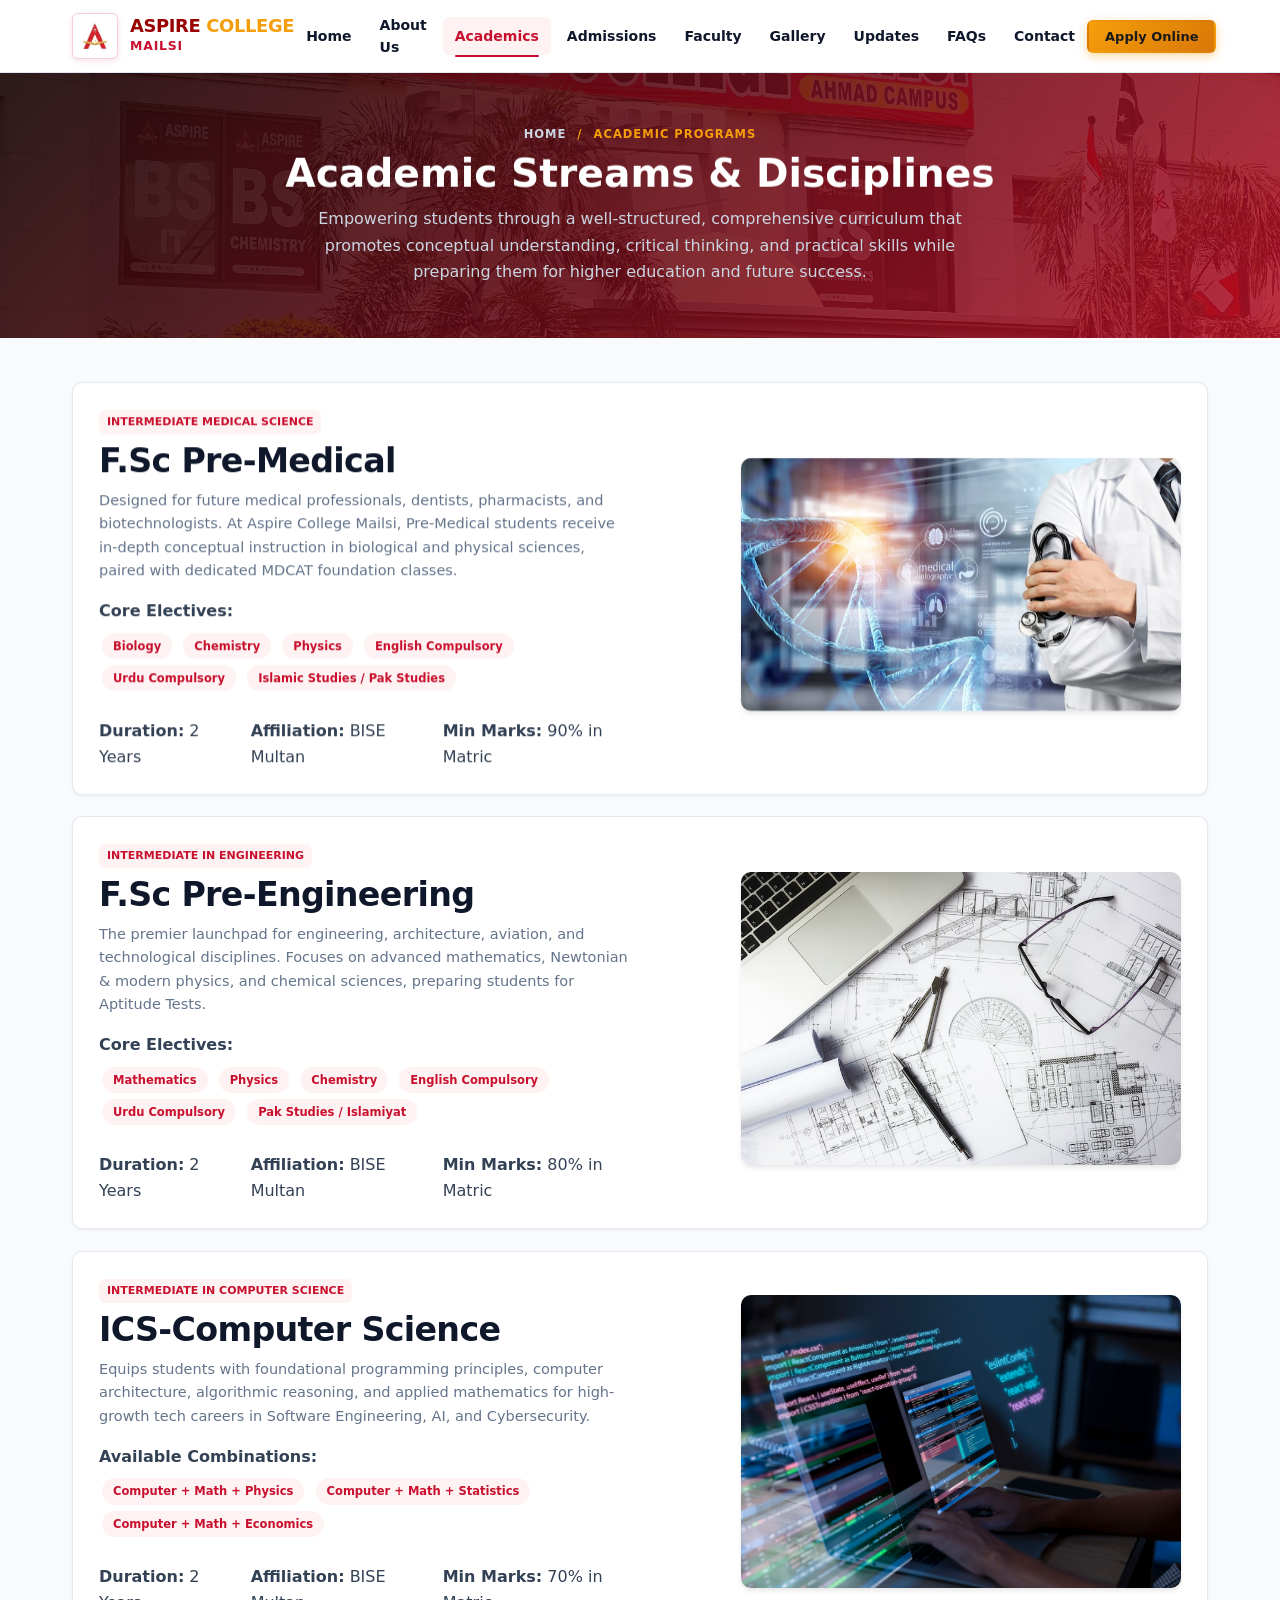
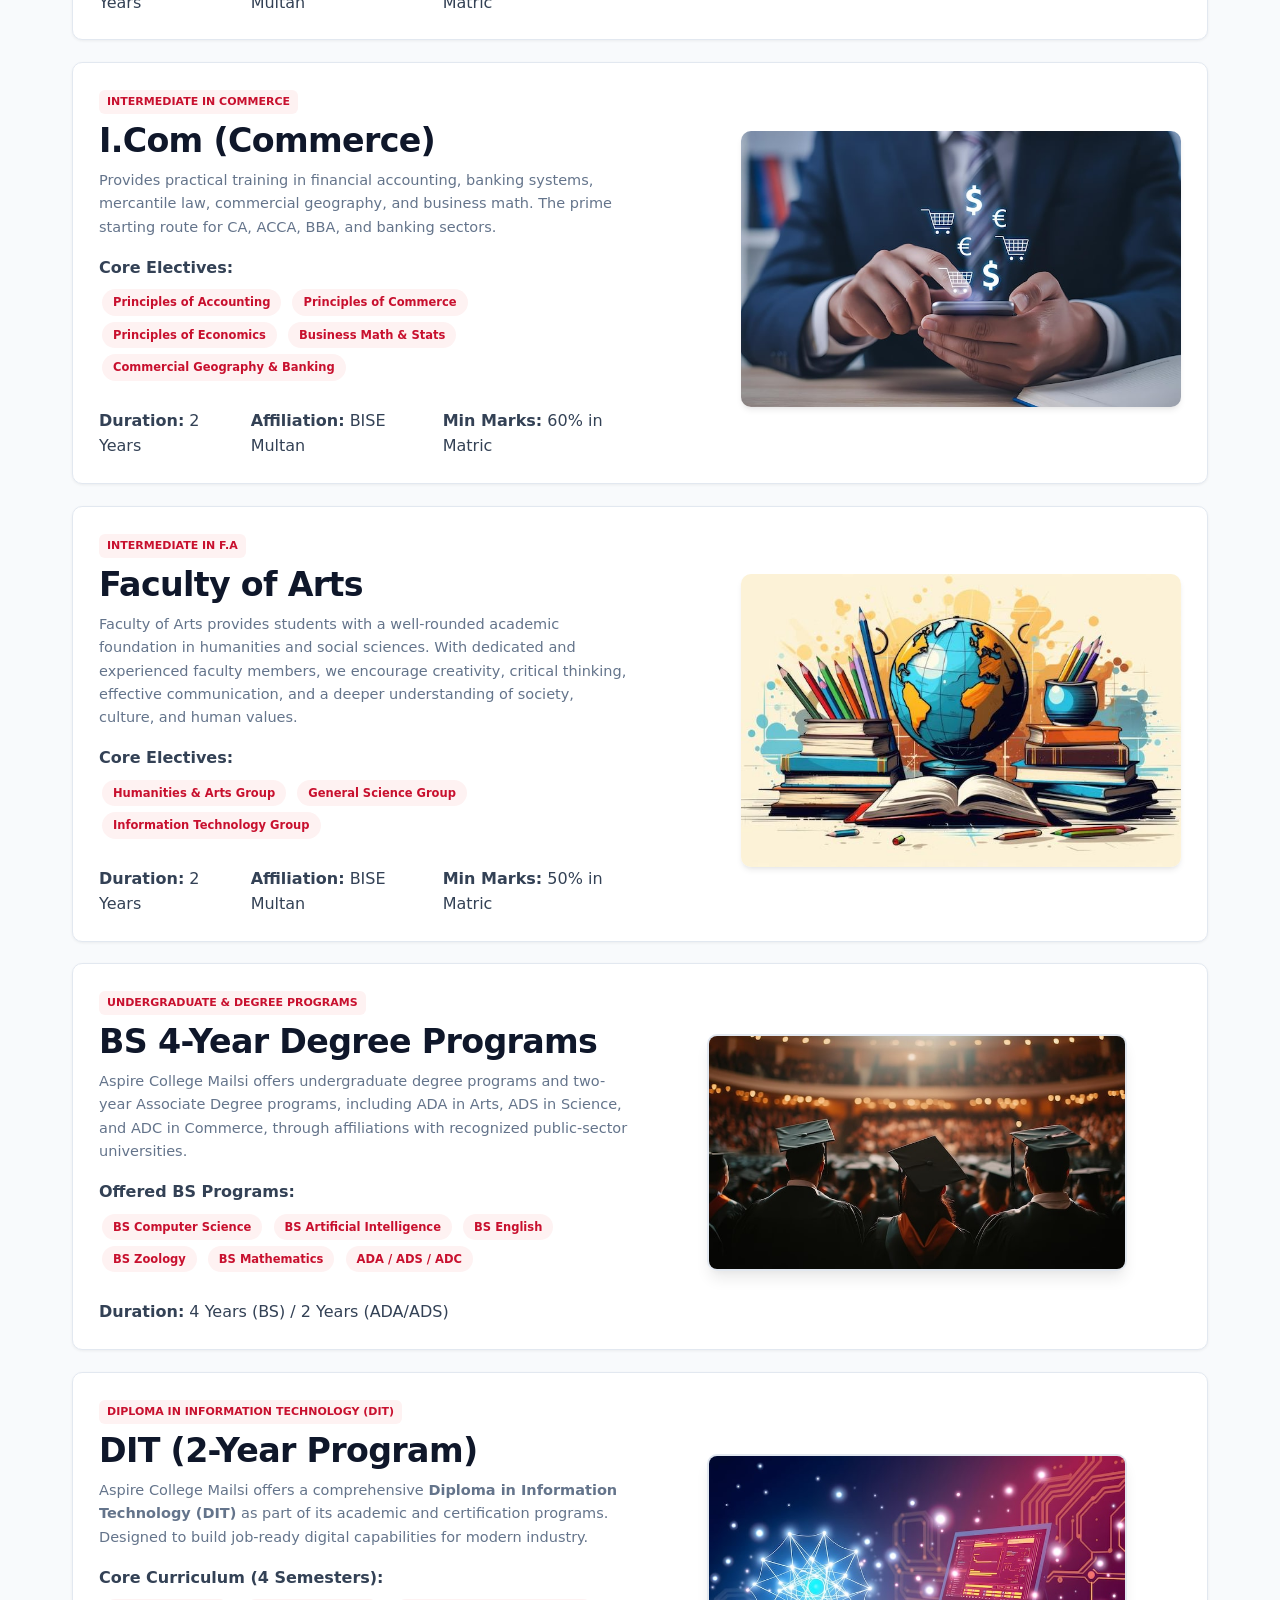
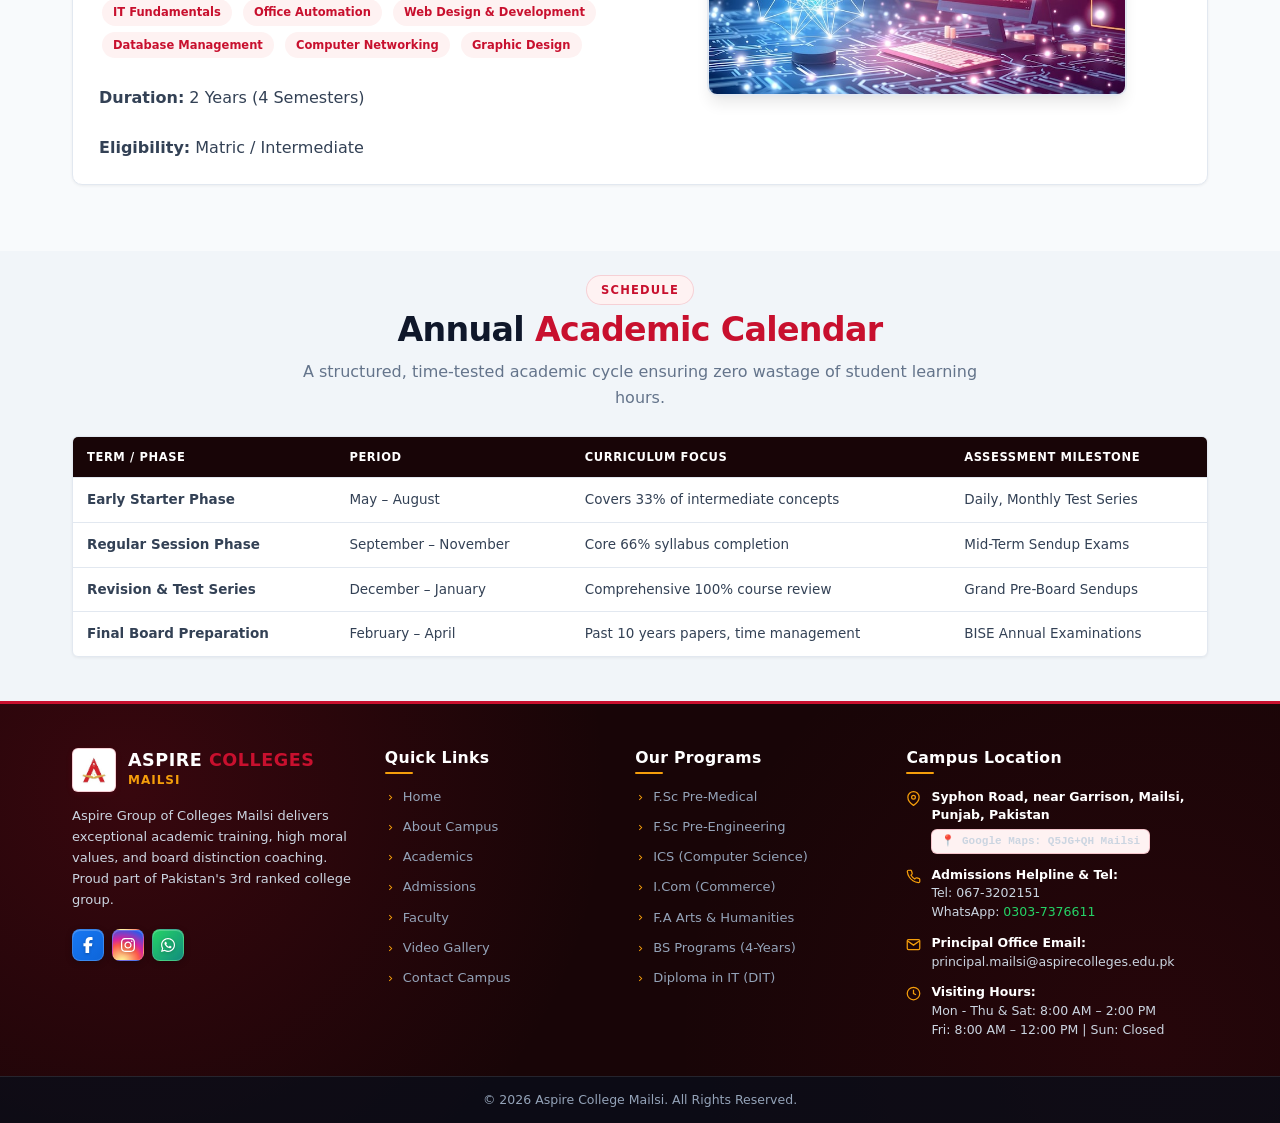
<file: academics.html>
<!DOCTYPE html>
<html lang="en">
<head>
  <meta charset="UTF-8">
  <meta name="viewport" content="width=device-width, initial-scale=1.0">
  <title>Academic Programs | Aspire Group of Colleges Mailsi</title>
  <meta name="description" content="Explore intermediate, degree, and diploma programs at Aspire College Mailsi: F.Sc Pre-Medical, Pre-Engineering, ICS, I.Com, FA, BS Degrees, and DIT.">

  <!-- Style Sheets -->
  <link rel="stylesheet" href="css/variables.css">
  <link rel="stylesheet" href="css/base.css">
  <link rel="stylesheet" href="css/navbar.css">
  <link rel="stylesheet" href="css/footer.css">
  <link rel="stylesheet" href="css/components.css">
  <link rel="stylesheet" href="css/animations.css">

  <style>
    .page-hero {
      background: linear-gradient(135deg, rgba(24, 5, 7, 0.90) 0%, rgba(180, 10, 35, 0.82) 100%),
                  url('images/campus-building.jpg') center/cover no-repeat;
      padding: 3.25rem 0;
      color: #ffffff;
      text-align: center;
    }

    .page-hero h1 {
      color: #ffffff;
      font-size: clamp(1.85rem, 3.5vw, 2.45rem);
      margin-bottom: 8px;
    }

    @media (max-width: 991px) {
      .page-hero {
        padding: 2.5rem 0;
      }
      .page-hero h1 {
        font-size: clamp(1.5rem, 3.2vw, 1.95rem);
      }
    }

    @media (max-width: 768px) {
      .page-hero {
        padding: 1.75rem 0;
      }
      .page-hero h1 {
        font-size: clamp(1.35rem, 4.8vw, 1.65rem);
        margin-bottom: 6px;
      }
      .breadcrumb {
        font-size: 10.5px;
      }
    }

    .breadcrumb {
      display: flex;
      justify-content: center;
      gap: 6px;
      font-size: 11.5px;
      color: var(--color-gold);
      text-transform: uppercase;
      font-weight: 700;
      letter-spacing: 1px;
      margin-bottom: 6px;
    }

    .breadcrumb a { color: #cbd5e1; }

    .program-detail-card {
      background: var(--color-bg-card);
      border-radius: var(--radius-md);
      border: 1px solid var(--color-border);
      padding: 24px 26px;
      margin-bottom: 22px;
      box-shadow: var(--shadow-sm);
      transition: all var(--transition-normal);
    }

    @media (max-width: 768px) {
      .program-detail-card {
        padding: 16px 16px;
        margin-bottom: 16px;
      }
    }

    .program-detail-card:hover {
      box-shadow: var(--shadow-md);
      border-color: rgba(200, 16, 46, 0.25);
    }

    .subject-pill {
      display: inline-block;
      background: var(--color-primary-subtle);
      color: var(--color-primary);
      padding: 4px 11px;
      border-radius: var(--radius-full);
      font-size: 11.5px;
      font-weight: 600;
      margin: 3px;
    }
  </style>
</head>
<body>

  <!-- Header -->
  <header class="main-header">
    <div class="container header-inner">
      <a href="index.html" class="header-brand">
        <div class="brand-crest">
          <img src="images/aspire-logo.png" alt="Aspire Logo">
        </div>
        <div class="brand-text">
          <div class="brand-name">ASPIRE <span>COLLEGE</span></div>
          <div class="brand-campus">Mailsi</div>
        </div>
      </a>

      <nav class="nav-menu" aria-label="Main Navigation">
        <a href="index.html" class="nav-link">Home</a>
        <a href="about.html" class="nav-link">About Us</a>
        <a href="academics.html" class="nav-link active">Academics</a>
        <a href="admissions.html" class="nav-link">Admissions</a>
        <a href="staff.html" class="nav-link">Faculty</a>
        <a href="gallery.html" class="nav-link">Gallery</a>
        <a href="updates.html" class="nav-link">Updates</a>
        <a href="help.html" class="nav-link">FAQs</a>
        <a href="contact.html" class="nav-link">Contact</a>
      </nav>

      <div class="header-actions">
        <a href="admissions.html" class="btn btn-gold btn-sm btn-apply-pulse">Apply Online</a>
        <button class="mobile-toggle" aria-label="Toggle navigation menu">
          <span></span><span></span><span></span>
        </button>
      </div>
    </div>
  </header>

  <!-- Mobile Drawer -->
  <div class="mobile-drawer-overlay"></div>
  <aside class="mobile-drawer">
    <div class="mobile-drawer-header">
      <div class="brand-name" style="font-size: 1rem;">ASPIRE <span>MAILSI</span></div>
      <button class="drawer-close-btn" aria-label="Close menu">&times;</button>
    </div>
    <nav class="mobile-drawer-nav">
      <a href="index.html" class="mobile-nav-link">Home</a>
      <a href="about.html" class="mobile-nav-link">About Us</a>
      <a href="academics.html" class="mobile-nav-link active">Academics</a>
      <a href="admissions.html" class="mobile-nav-link">Admissions</a>
      <a href="staff.html" class="mobile-nav-link">Faculty</a>
      <a href="gallery.html" class="mobile-nav-link">Gallery</a>
      <a href="updates.html" class="mobile-nav-link">Updates</a>
      <a href="help.html" class="mobile-nav-link">FAQs</a>
      <a href="contact.html" class="mobile-nav-link">Contact Us</a>
    </nav>
  </aside>

  <!-- Page Hero -->
  <section class="page-hero">
    <div class="container">
      <div class="breadcrumb">
        <a href="index.html">Home</a> &nbsp;/&nbsp; <span>Academic Programs</span>
      </div>
      <h1 class="reveal">Academic Streams & Disciplines</h1>
      <p class="section-description" style="color: #cbd5e1; max-width: 650px; margin: 0 auto;" class="reveal delay-100">
        Empowering students through a well-structured, comprehensive curriculum that promotes conceptual understanding, critical thinking, and practical skills while preparing them for higher education and future success.
      </p>
    </div>
  </section>

  <!-- Programs List -->
  <section class="section">
    <div class="container">

      <!-- F.Sc Pre-Medical -->
      <div class="program-detail-card reveal">
        <div class="grid grid-2 items-center">
          <div>
            <span class="program-tag">Intermediate Medical Science</span>
            <h2 class="section-title">F.Sc Pre-Medical</h2>
            <p class="card-text">
              Designed for future medical professionals, dentists, pharmacists, and biotechnologists. At Aspire College Mailsi, Pre-Medical students receive in-depth conceptual instruction in biological and physical sciences, paired with dedicated MDCAT foundation classes.
            </p>
            <div style="margin-bottom: var(--space-md);">
              <strong>Core Electives:</strong>
              <div style="margin-top: 6px;">
                <span class="subject-pill">Biology</span>
                <span class="subject-pill">Chemistry</span>
                <span class="subject-pill">Physics</span>
                <span class="subject-pill">English Compulsory</span>
                <span class="subject-pill">Urdu Compulsory</span>
                <span class="subject-pill">Islamic Studies / Pak Studies</span>
              </div>
            </div>
            <div style="display: flex; gap: var(--space-lg); margin-top: var(--space-lg);">
              <div><strong>Duration:</strong> 2 Years</div>
              <div><strong>Affiliation:</strong> BISE Multan</div>
              <div><strong>Min Marks:</strong> 90% in Matric</div>
            </div>
          </div>
          <div style="text-align: right;">
            <img src="images/pre-medical.jpg" alt="F.Sc Pre-Medical Lab" style="border-radius: var(--radius-md); box-shadow: var(--shadow-md); display: inline-block; width: 100%; max-width: 440px;">
          </div>
        </div>
      </div>

      <!-- F.Sc Pre-Engineering -->
      <div class="program-detail-card reveal">
        <div class="grid grid-2 items-center">
          <div>
            <span class="program-tag">Intermediate in Engineering</span>
            <h2 class="section-title">F.Sc Pre-Engineering</h2>
            <p class="card-text">
              The premier launchpad for engineering, architecture, aviation, and technological disciplines. Focuses on advanced mathematics, Newtonian & modern physics, and chemical sciences, preparing students for Aptitude Tests.
            </p>
            <div style="margin-bottom: var(--space-md);">
              <strong>Core Electives:</strong>
              <div style="margin-top: 6px;">
                <span class="subject-pill">Mathematics</span>
                <span class="subject-pill">Physics</span>
                <span class="subject-pill">Chemistry</span>
                <span class="subject-pill">English Compulsory</span>
                <span class="subject-pill">Urdu Compulsory</span>
                <span class="subject-pill">Pak Studies / Islamiyat</span>
              </div>
            </div>
            <div style="display: flex; gap: var(--space-lg); margin-top: var(--space-lg);">
              <div><strong>Duration:</strong> 2 Years</div>
              <div><strong>Affiliation:</strong> BISE Multan</div>
              <div><strong>Min Marks:</strong> 80% in Matric</div>
            </div>
          </div>
          <div style="text-align: right;">
            <img src="images/pre-engineering.jpg" alt="F.Sc Pre-Engineering Apparatus" style="border-radius: var(--radius-md); box-shadow: var(--shadow-md); display: inline-block; width: 100%; max-width: 440px;">
          </div>
        </div>
      </div>

      <!-- ICS Computer Science -->
      <div class="program-detail-card reveal">
        <div class="grid grid-2 items-center">
          <div>
            <span class="program-tag">Intermediate in Computer Science</span>
            <h2 class="section-title">ICS-Computer Science</h2>
            <p class="card-text">
              Equips students with foundational programming principles, computer architecture, algorithmic reasoning, and applied mathematics for high-growth tech careers in Software Engineering, AI, and Cybersecurity.
            </p>
            <div style="margin-bottom: var(--space-md);">
              <strong>Available Combinations:</strong>
              <div style="margin-top: 6px;">
                <span class="subject-pill">Computer + Math + Physics</span>
                <span class="subject-pill">Computer + Math + Statistics</span>
                <span class="subject-pill">Computer + Math + Economics</span>
              </div>
            </div>
            <div style="display: flex; gap: var(--space-lg); margin-top: var(--space-lg);">
              <div><strong>Duration:</strong> 2 Years</div>
              <div><strong>Affiliation:</strong> BISE Multan</div>
              <div><strong>Min Marks:</strong> 70% in Matric</div>
            </div>
          </div>
          <div style="text-align: right;">
            <img src="images/intermediate-computer-science.jpg" alt="ICS Computer Laboratory" style="border-radius: var(--radius-md); box-shadow: var(--shadow-md); display: inline-block; width: 100%; max-width: 440px;">
          </div>
        </div>
      </div>

      <!-- I.Com Commerce -->
      <div class="program-detail-card reveal">
        <div class="grid grid-2 items-center">
          <div>
            <span class="program-tag">Intermediate in Commerce</span>
            <h2 class="section-title">I.Com (Commerce)</h2>
            <p class="card-text">
              Provides practical training in financial accounting, banking systems, mercantile law, commercial geography, and business math. The prime starting route for CA, ACCA, BBA, and banking sectors.
            </p>
            <div style="margin-bottom: var(--space-md);">
              <strong>Core Electives:</strong>
              <div style="margin-top: 6px;">
                <span class="subject-pill">Principles of Accounting</span>
                <span class="subject-pill">Principles of Commerce</span>
                <span class="subject-pill">Principles of Economics</span>
                <span class="subject-pill">Business Math & Stats</span>
                <span class="subject-pill">Commercial Geography & Banking</span>
              </div>
            </div>
            <div style="display: flex; gap: var(--space-lg); margin-top: var(--space-lg);">
              <div><strong>Duration:</strong> 2 Years</div>
              <div><strong>Affiliation:</strong> BISE Multan</div>
              <div><strong>Min Marks:</strong> 60% in Matric</div>
            </div>
          </div>
          <div style="text-align: right;">
            <img src="images/commerce.jpg" alt="Commerce Class" style="border-radius: var(--radius-md); box-shadow: var(--shadow-md); display: inline-block; width: 100%; max-width: 440px;" loading="lazy">
          </div>
        </div>
      </div>

      <!-- F.A -->
      <div class="program-detail-card reveal">
        <div class="grid grid-2 items-center">
          <div>
            <span class="program-tag">Intermediate in F.A</span>
            <h2 class="section-title">Faculty of Arts</h2>
            <p class="card-text">
              Faculty of Arts provides students with a well-rounded academic foundation in humanities and social sciences. With dedicated and experienced faculty members, we encourage creativity, critical thinking, effective communication, and a deeper understanding of society, culture, and human values.
            </p>
            <div style="margin-bottom: var(--space-md);">
              <strong>Core Electives:</strong>
              <div style="margin-top: 6px;">
                <span class="subject-pill">Humanities & Arts Group</span>
                <span class="subject-pill">General Science Group</span>
                <span class="subject-pill">Information Technology Group</span>
              </div>
            </div>
            <div style="display: flex; gap: var(--space-lg); margin-top: var(--space-lg);">
              <div><strong>Duration:</strong> 2 Years</div>
              <div><strong>Affiliation:</strong> BISE Multan</div>
              <div><strong>Min Marks:</strong> 50% in Matric</div>
            </div>
          </div>
          <div style="text-align: right;">
            <img src="images/fa.jpg" alt="Faculty of Arts" style="border-radius: var(--radius-md); box-shadow: var(--shadow-md); display: inline-block; width: 100%; max-width: 440px;" loading="lazy">
          </div>
        </div>
      </div>

      <!-- BS & Associate Degree Programs -->
      <div class="program-detail-card reveal">
        <div class="grid grid-2 items-center">
          <div>
            <span class="program-tag gold">Undergraduate & Degree Programs</span>
            <h2 class="section-title">BS 4-Year Degree Programs</h2>
            <p class="card-text">
             Aspire College Mailsi offers undergraduate degree programs and two-year Associate Degree programs, including ADA in Arts, ADS in Science, and ADC in Commerce, through affiliations with recognized public-sector universities.
            </p>
            <div style="margin-bottom: var(--space-md);">
              <strong>Offered BS Programs:</strong>
              <div style="margin-top: 6px;">
                <span class="subject-pill">BS Computer Science</span>
                <span class="subject-pill">BS Artificial Intelligence</span>
                <span class="subject-pill">BS English</span>
                <span class="subject-pill">BS Zoology</span>
                <span class="subject-pill">BS Mathematics</span>
                <span class="subject-pill">ADA / ADS / ADC</span>
              </div>
            </div>
            <div style="display: flex; gap: var(--space-lg); margin-top: var(--space-lg); flex-wrap: wrap;">
              <div><strong>Duration:</strong> 4 Years (BS) / 2 Years (ADA/ADS)</div>
              <div></div>
            </div>

          </div>
          <div style="text-align: center;">
            <img src="images/bs-programs-admissions.jpg" alt="BS Programs Admissions Open Aspire College Mailsi" style="border-radius: var(--radius-md); box-shadow: var(--shadow-lg); display: inline-block; width: 100%; max-width: 420px; border: 2px solid var(--color-border);">
          </div>
        </div>
      </div>

      <!-- Diploma in Information Technology (DIT) -->
      <div class="program-detail-card reveal">
        <div class="grid grid-2 items-center">
          <div>
            <span class="program-tag">Diploma in Information Technology (DIT)</span>
            <h2 class="section-title">DIT (2-Year Program)</h2>
            <p class="card-text">
              Aspire College Mailsi offers a comprehensive <strong>Diploma in Information Technology (DIT)</strong> as part of its academic and certification programs. Designed to build job-ready digital capabilities for modern industry.
            </p>
            <div style="margin-bottom: var(--space-md);">
              <strong>Core Curriculum (4 Semesters):</strong>
              <div style="margin-top: 6px;">
                <span class="subject-pill">IT Fundamentals</span>
                <span class="subject-pill">Office Automation</span>
                <span class="subject-pill">Web Design &amp; Development</span>
                <span class="subject-pill">Database Management</span>
                <span class="subject-pill">Computer Networking</span>
                <span class="subject-pill">Graphic Design</span>
              </div>
            </div>
            <div style="display: flex; gap: var(--space-lg); margin-top: var(--space-lg); flex-wrap: wrap;">
              <div><strong>Duration:</strong> 2 Years (4 Semesters)</div>
              <div><strong>Eligibility:</strong> Matric / Intermediate</div>
            </div>

          </div>
          <div style="text-align: center;">
            <img src="images/DIT.jpg" alt="DIT IT Lab Training" style="border-radius: var(--radius-md); box-shadow: var(--shadow-lg); display: inline-block; width: 100%; max-width: 420px; border: 2px solid var(--color-border);">
          </div>
        </div>
      </div>

    </div>
  </section>

  <!-- Academic Calendar -->
  <section class="section section-alt">
    <div class="container">
      <div class="section-header reveal">
        <span class="section-tag">Schedule</span>
        <h2 class="section-title">Annual <span class="highlight">Academic Calendar</span></h2>
        <p class="section-description">A structured, time-tested academic cycle ensuring zero wastage of student learning hours.</p>
      </div>

      <div class="table-responsive reveal">
        <table class="table">
          <thead>
            <tr>
              <th>Term / Phase</th>
              <th>Period</th>
              <th>Curriculum Focus</th>
              <th>Assessment Milestone</th>
            </tr>
          </thead>
          <tbody>
            <tr>
              <td><strong>Early Starter Phase</strong></td>
              <td>May – August</td>
              <td>Covers 33% of intermediate concepts</td>
              <td>Daily, Monthly Test Series</td>
            </tr>
            <tr>
              <td><strong>Regular Session Phase</strong></td>
              <td>September – November</td>
              <td>Core 66% syllabus completion</td>
              <td>Mid-Term Sendup Exams</td>
            </tr>
            <tr>
              <td><strong>Revision & Test Series</strong></td>
              <td>December – January</td>
              <td>Comprehensive 100% course review</td>
              <td>Grand Pre-Board Sendups</td>
            </tr>
            <tr>
              <td><strong>Final Board Preparation</strong></td>
              <td>February – April</td>
              <td>Past 10 years papers, time management</td>
              <td>BISE Annual Examinations</td>
            </tr>
          </tbody>
        </table>
      </div>
    </div>
  </section>

  <!-- Footer -->
  <footer class="site-footer">
    <div class="container footer-top">
      <div class="footer-grid">
        <!-- Col 1: Brand & About -->
        <div class="footer-col-about">
          <a href="index.html" class="footer-brand">
            <div class="brand-crest" style="width: 44px; height: 44px;">
              <img src="images/aspire-logo.png" alt="Aspire Group of Colleges Logo">
            </div>
            <div class="brand-text">
              <div class="brand-name">ASPIRE <span>COLLEGES</span></div>
              <div class="brand-campus">Mailsi</div>
            </div>
          </a>
          <p class="footer-desc">
            Aspire Group of Colleges Mailsi delivers exceptional academic training, high moral values, and board distinction coaching. Proud part of Pakistan's 3rd ranked college group.
          </p>
          <div class="social-links">
            <a href="https://www.facebook.com/p/Aspire-College-Mailsi-100057492817780/" target="_blank" rel="noopener noreferrer" class="social-btn social-fb" title="Facebook">
              <svg viewBox="0 0 320 512" aria-hidden="true"><path fill="currentColor" d="M80 299.3V512H196V299.3h86.5l18-97.8H196V166.9c0-51.7 20.3-71.5 72.7-71.5c16.3 0 29.4 .4 37 1.2V7.9C291.4 4 256.4 0 236.2 0C129.3 0 80 50.5 80 159.4v42.1H14v97.8H80z"/></svg>
            </a>
            <a href="https://www.instagram.com/aspirecollegemailsiofficial/" target="_blank" rel="noopener noreferrer" class="social-btn social-insta" title="Instagram">
              <svg viewBox="0 0 448 512" aria-hidden="true"><path fill="currentColor" d="M224.1 141c-63.6 0-114.9 51.3-114.9 114.9s51.3 114.9 114.9 114.9S339 319.5 339 255.9 287.7 141 224.1 141zm0 189.6c-41.1 0-74.7-33.5-74.7-74.7s33.5-74.7 74.7-74.7 74.7 33.5 74.7 74.7-33.6 74.7-74.7 74.7zm146.4-194.3c0 14.9-12 26.8-26.8 26.8-14.9 0-26.8-12-26.8-26.8s12-26.8 26.8-26.8 26.8 12 26.8 26.8zm76.1 27.2c-1.7-35.9-9.9-67.7-36.2-93.9-26.2-26.2-58-34.4-93.9-36.2-37-2.1-147.9-2.1-184.9 0-35.8 1.7-67.6 9.9-93.9 36.1s-34.4 58-36.2 93.9c-2.1 37-2.1 147.9 0 184.9 1.7 35.9 9.9 67.7 36.2 93.9s58 34.4 93.9 36.2c37 2.1 147.9 2.1 184.9 0 35.9-1.7 67.7-9.9 93.9-36.2 26.2-26.2 34.4-58 36.2-93.9 2.1-37 2.1-147.8 0-184.8zM398.8 388c-7.8 19.6-22.9 34.7-42.6 42.6-29.5 11.7-99.5 9-132.1 9s-102.7 2.6-132.1-9c-19.6-7.8-34.7-22.9-42.6-42.6-11.7-29.5-9-99.5-9-132.1s-2.6-102.7 9-132.1c7.8-19.6 22.9-34.7 42.6-42.6 29.5-11.7 99.5-9 132.1-9s102.7-2.6 132.1 9c19.6 7.8 34.7 22.9 42.6 42.6 11.7 29.5 9 99.5 9 132.1s2.7 102.7-9 132.1z"/></svg>
            </a>
            <a href="https://api.whatsapp.com/send?phone=923037376611" target="_blank" rel="noopener noreferrer" class="social-btn social-wa" title="WhatsApp Helpline">
              <svg viewBox="0 0 448 512" aria-hidden="true"><path fill="currentColor" d="M380.9 97.1C339 55.1 283.2 32 223.9 32c-122.4 0-222 99.6-222 222 0 39.1 10.2 77.3 29.6 111L0 480l117.7-30.9c32.4 17.7 68.9 27 106.1 27h.1c122.3 0 224.1-99.6 224.1-222 0-59.3-25.2-115-67.1-157zm-157 341.6c-33.2 0-65.7-8.9-94-25.7l-6.7-4-69.8 18.3L72 359.2l-4.4-7c-18.5-29.4-28.2-63.3-28.2-98.2 0-101.7 82.8-184.5 184.6-184.5 49.3 0 95.6 19.2 130.4 54.1 34.8 34.9 56.2 81.2 56.1 130.5 0 101.8-84.9 184.6-186.6 184.6zm101.2-138.2c-5.5-2.8-32.8-16.2-37.9-18-5.1-1.9-8.8-2.8-12.5 2.8-3.7 5.6-14.3 18-17.6 21.8-3.2 3.7-6.5 4.2-12 1.4-32.6-16.3-54-29.1-75.5-66-5.7-9.8 5.7-9.1 16.3-30.3 1.8-3.7.9-6.9-.5-9.7-1.4-2.8-12.5-30.1-17.1-41.2-4.5-10.8-9.1-9.3-12.5-9.5-3.2-.2-6.9-.2-10.6-.2-3.7 0-9.7 1.4-14.8 6.9-5.1 5.6-19.4 19-19.4 46.3 0 27.3 19.9 53.7 22.6 57.4 2.8 3.7 39.1 59.7 94.8 83.8 35.2 15.2 49 16.5 66.6 13.9 10.7-1.6 32.8-13.4 37.4-26.4 4.6-13 4.6-24.1 3.2-26.4-1.3-2.5-5-3.9-10.5-6.6z"/></svg>
            </a>
          </div>
        </div>

        <!-- Col 2: Quick Links -->
        <div>
          <h3 class="footer-heading">Quick Links</h3>
          <ul class="footer-links">
            <li class="footer-link-item"><a href="index.html"><svg viewBox="0 0 24 24" fill="currentColor"><path d="M8.59 16.59L13.17 12 8.59 7.41 10 6l6 6-6 6-1.41-1.41z"/></svg>Home</a></li>
            <li class="footer-link-item"><a href="about.html"><svg viewBox="0 0 24 24" fill="currentColor"><path d="M8.59 16.59L13.17 12 8.59 7.41 10 6l6 6-6 6-1.41-1.41z"/></svg>About Campus</a></li>
            <li class="footer-link-item"><a href="academics.html"><svg viewBox="0 0 24 24" fill="currentColor"><path d="M8.59 16.59L13.17 12 8.59 7.41 10 6l6 6-6 6-1.41-1.41z"/></svg>Academics</a></li>
            <li class="footer-link-item"><a href="admissions.html"><svg viewBox="0 0 24 24" fill="currentColor"><path d="M8.59 16.59L13.17 12 8.59 7.41 10 6l6 6-6 6-1.41-1.41z"/></svg>Admissions</a></li>
            <li class="footer-link-item"><a href="staff.html"><svg viewBox="0 0 24 24" fill="currentColor"><path d="M8.59 16.59L13.17 12 8.59 7.41 10 6l6 6-6 6-1.41-1.41z"/></svg>Faculty</a></li>
            <li class="footer-link-item"><a href="gallery.html"><svg viewBox="0 0 24 24" fill="currentColor"><path d="M8.59 16.59L13.17 12 8.59 7.41 10 6l6 6-6 6-1.41-1.41z"/></svg>Video Gallery</a></li>
            <li class="footer-link-item"><a href="contact.html"><svg viewBox="0 0 24 24" fill="currentColor"><path d="M8.59 16.59L13.17 12 8.59 7.41 10 6l6 6-6 6-1.41-1.41z"/></svg>Contact Campus</a></li>
          </ul>
        </div>

        <!-- Col 3: Academic Programs -->
        <div>
          <h3 class="footer-heading">Our Programs</h3>
          <ul class="footer-links">
            <li class="footer-link-item"><a href="academics.html"><svg viewBox="0 0 24 24" fill="currentColor"><path d="M8.59 16.59L13.17 12 8.59 7.41 10 6l6 6-6 6-1.41-1.41z"/></svg>F.Sc Pre-Medical</a></li>
            <li class="footer-link-item"><a href="academics.html"><svg viewBox="0 0 24 24" fill="currentColor"><path d="M8.59 16.59L13.17 12 8.59 7.41 10 6l6 6-6 6-1.41-1.41z"/></svg>F.Sc Pre-Engineering</a></li>
            <li class="footer-link-item"><a href="academics.html"><svg viewBox="0 0 24 24" fill="currentColor"><path d="M8.59 16.59L13.17 12 8.59 7.41 10 6l6 6-6 6-1.41-1.41z"/></svg>ICS (Computer Science)</a></li>
            <li class="footer-link-item"><a href="academics.html"><svg viewBox="0 0 24 24" fill="currentColor"><path d="M8.59 16.59L13.17 12 8.59 7.41 10 6l6 6-6 6-1.41-1.41z"/></svg>I.Com (Commerce)</a></li>
            <li class="footer-link-item"><a href="academics.html"><svg viewBox="0 0 24 24" fill="currentColor"><path d="M8.59 16.59L13.17 12 8.59 7.41 10 6l6 6-6 6-1.41-1.41z"/></svg>F.A Arts & Humanities</a></li>
            <li class="footer-link-item"><a href="academics.html"><svg viewBox="0 0 24 24" fill="currentColor"><path d="M8.59 16.59L13.17 12 8.59 7.41 10 6l6 6-6 6-1.41-1.41z"/></svg>BS Programs (4-Years)</a></li>
            <li class="footer-link-item"><a href="academics.html"><svg viewBox="0 0 24 24" fill="currentColor"><path d="M8.59 16.59L13.17 12 8.59 7.41 10 6l6 6-6 6-1.41-1.41z"/></svg>Diploma in IT (DIT)</a></li>
          </ul>
        </div>

        <!-- Col 4: Campus Location & Contact -->
        <div>
          <h3 class="footer-heading">Campus Location</h3>
          <div class="footer-contact-list">
            <div class="footer-contact-item">
              <svg viewBox="0 0 24 24" fill="none" stroke="currentColor" stroke-width="2"><path d="M21 10c0 7-9 13-9 13s-9-6-9-13a9 9 0 0 1 18 0z"></path><circle cx="12" cy="10" r="3"></circle></svg>
              <div>
                <strong>Syphon Road, near Garrison, Mailsi, Punjab, Pakistan</strong>
                <div><a href="https://www.google.com/maps/place/ASPIRE+COLLEGE+MAILSI/@29.7819947,72.1758273,19.19z/data=!4m14!1m7!3m6!1s0x393c8f36699b746b:0xa9727dcd958ebd5!2sASPIRE+COLLEGE+MAILSI!8m2!3d29.7818991!4d72.176424!16s%2Fg%2F11j7vnq01x!3m5!1s0x393c8f36699b746b:0xa9727dcd958ebd5!8m2!3d29.7818991!4d72.176424!16s%2Fg%2F11j7vnq01x?entry=ttu&g_ep=EgoyMDI2MDkwOS4wIKXMDSoASAFQAw%3D%3D" target="_blank" rel="noopener noreferrer" class="footer-plus-code" title="Open Aspire College Mailsi on Google Maps">📍 Google Maps: Q5JG+QH Mailsi</a></div>
              </div>
            </div>
            <div class="footer-contact-item">
              <svg viewBox="0 0 24 24" fill="none" stroke="currentColor" stroke-width="2"><path d="M22 16.92v3a2 2 0 0 1-2.18 2 19.79 19.79 0 0 1-8.63-3.07 19.5 19.5 0 0 1-6-6 19.79 19.79 0 0 1-3.07-8.67A2 2 0 0 1 4.11 2h3a2 2 0 0 1 2 1.72 12.84 12.84 0 0 0 .7 2.81 2 2 0 0 1-.45 2.11L8.09 9.91a16 16 0 0 0 6 6l1.27-1.27a2 2 0 0 1 2.11-.45 12.84 12.84 0 0 0 2.81.7A2 2 0 0 1 22 16.92z"></path></svg>
              <div>
                <strong>Admissions Helpline & Tel:</strong><br>
                Tel: </span><a href="tel:0673202151">067-3202151</a> <br> <span>WhatsApp:<a href="https://api.whatsapp.com/send?phone=923037376611" target="_blank" rel="noopener" style="color: #25d366;"> 0303-7376611</a>
              </div>
            </div>
            <div class="footer-contact-item">
              <svg viewBox="0 0 24 24" fill="none" stroke="currentColor" stroke-width="2"><path d="M4 4h16c1.1 0 2 .9 2 2v12c0 1.1-.9 2-2 2H4c-1.1 0-2-.9-2-2V6c0-1.1.9-2 2-2z"></path><polyline points="22,6 12,13 2,6"></polyline></svg>
              <div>
                <strong>Principal Office Email:</strong><br>
                <a href="mailto:principal.mailsi@aspirecolleges.edu.pk">principal.mailsi@aspirecolleges.edu.pk</a>
              </div>
            </div>
            <div class="footer-contact-item">
              <svg viewBox="0 0 24 24" fill="none" stroke="currentColor" stroke-width="2"><circle cx="12" cy="12" r="10"></circle><polyline points="12 6 12 12 16 14"></polyline></svg>
              <div>
                <strong>Visiting Hours:</strong><br>
                Mon - Thu & Sat: 8:00 AM – 2:00 PM<br>
                Fri: 8:00 AM – 12:00 PM | Sun: Closed
              </div>
            </div>
          </div>
        </div>
      </div>
    </div>

    <!-- Bottom Copyright -->
    <div class="footer-bottom">
      <div class="container footer-bottom-inner">
        <div class="copyright-text">
          &copy; <span class="current-year">2026</span> Aspire College Mailsi. All Rights Reserved.
        </div>
      </div>
    </div>
  </footer>

  <script src="js/main.js"></script>
  <script src="js/animations.js"></script>
</body>
</html>
</file>
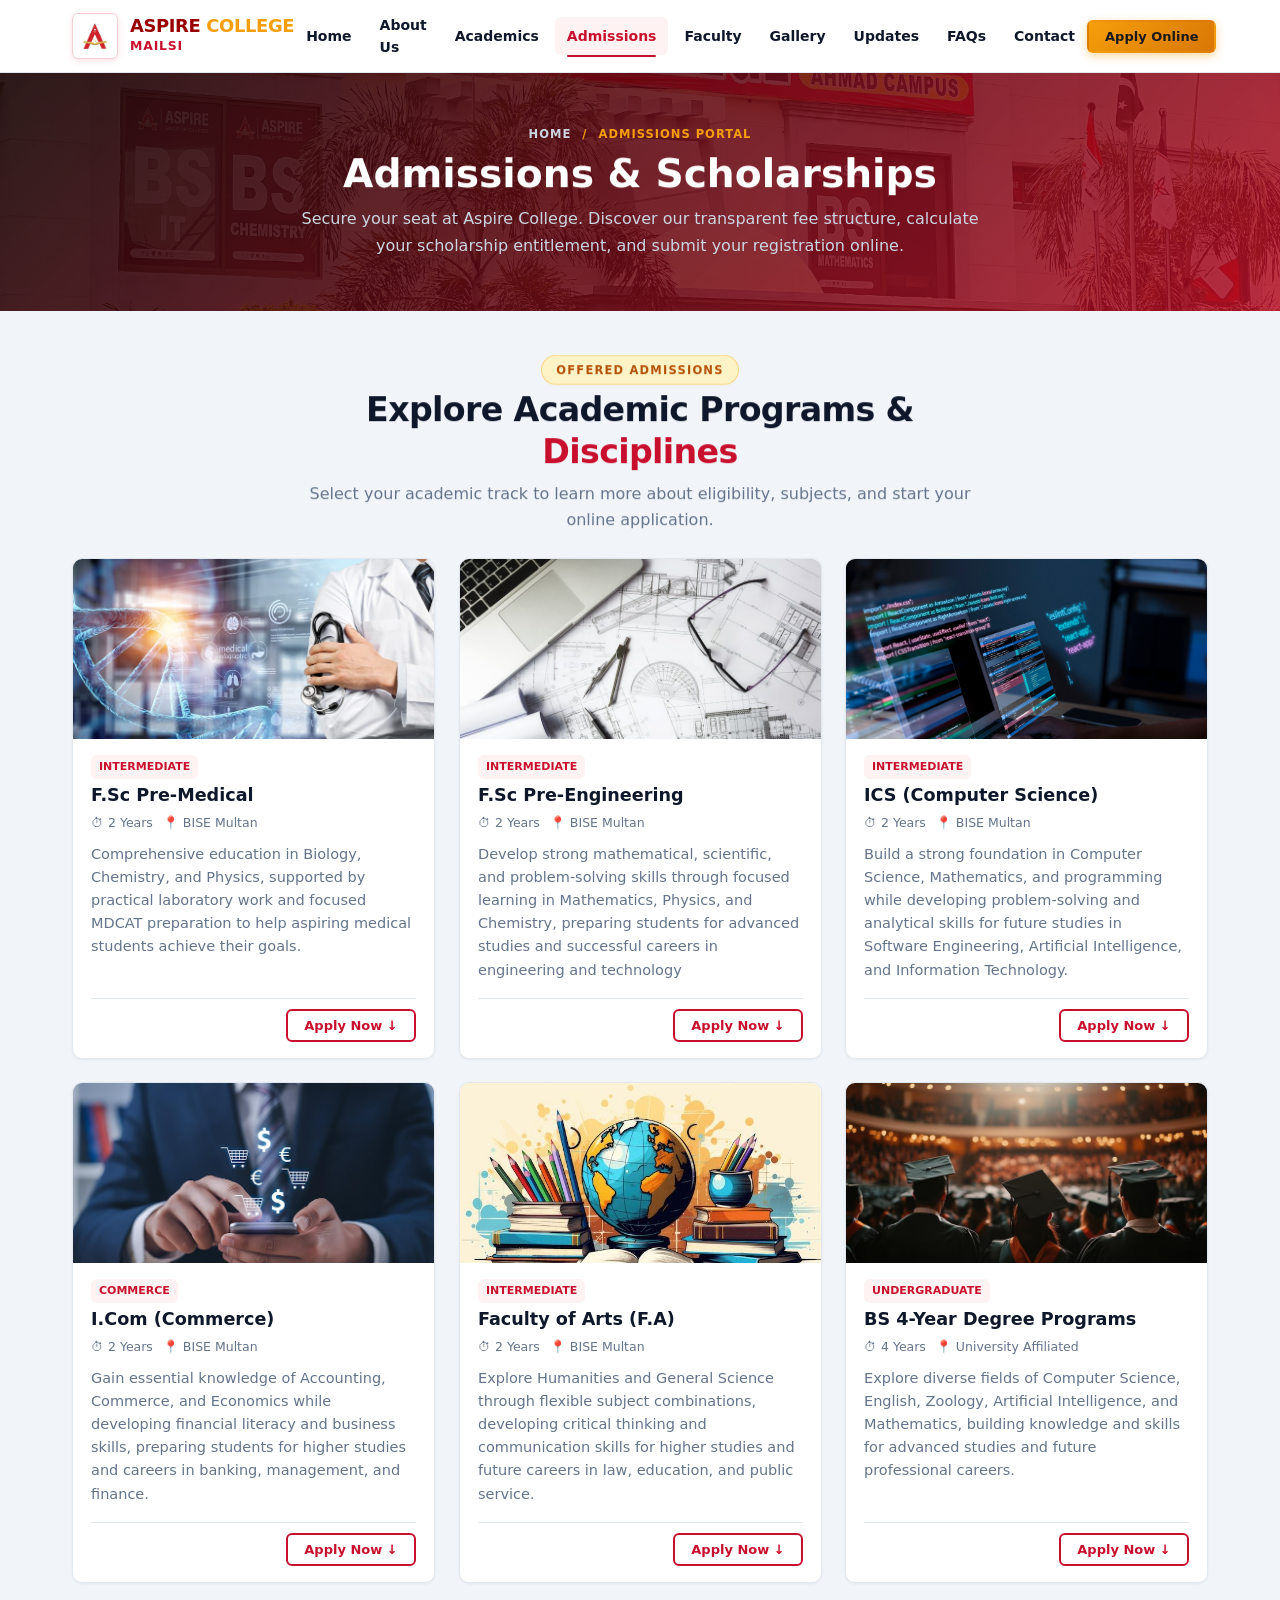
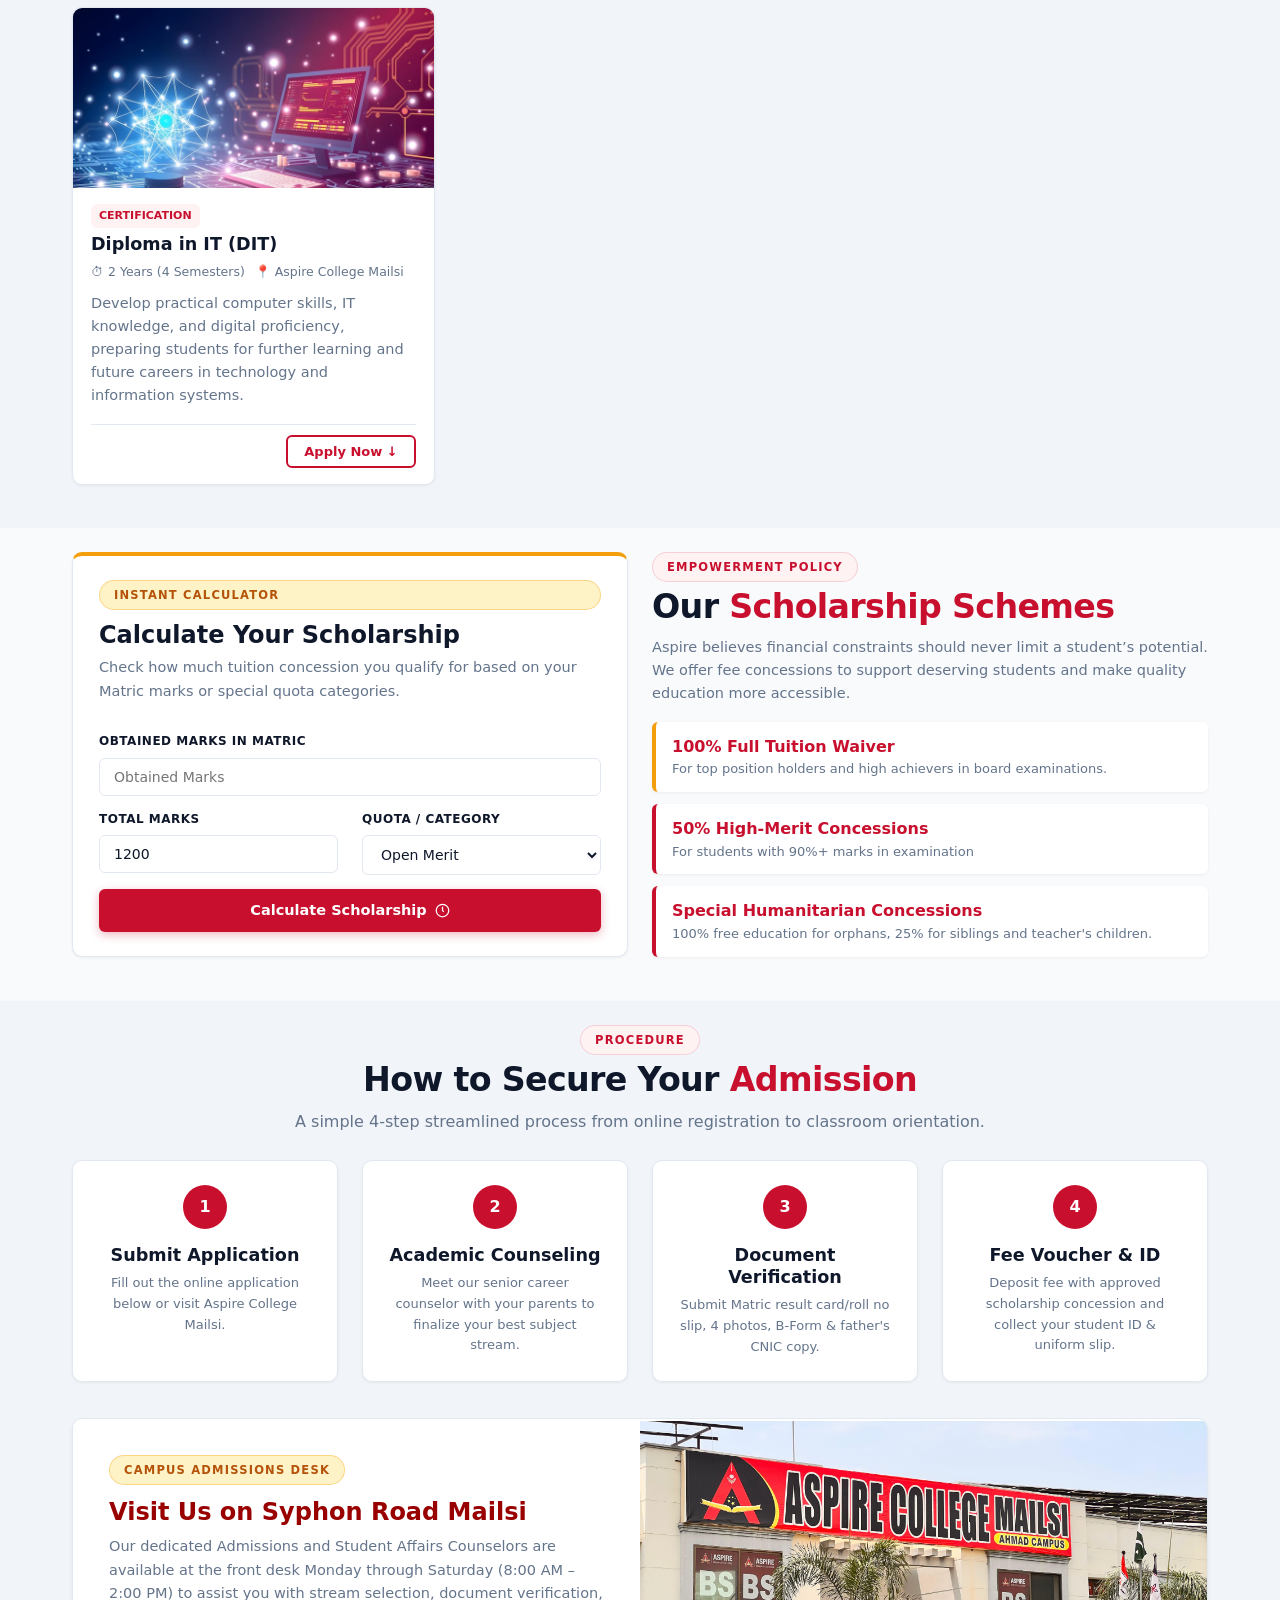
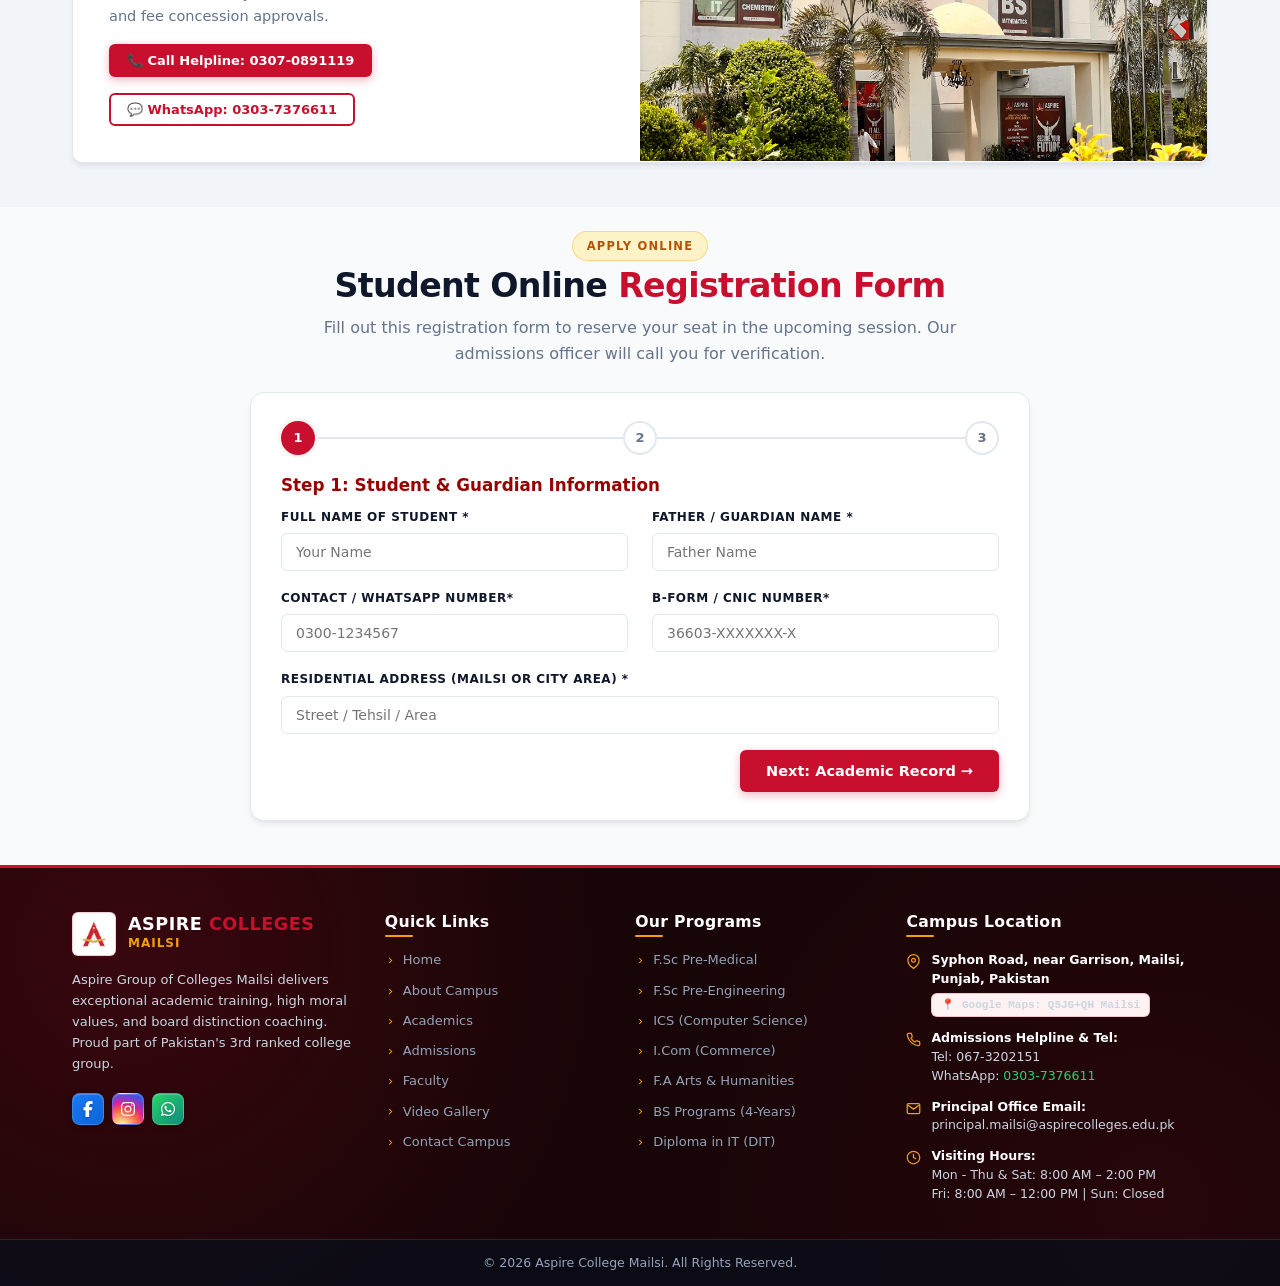
<file: admissions.html>
<!DOCTYPE html>
<html lang="en">
<head>
  <meta charset="UTF-8">
  <meta name="viewport" content="width=device-width, initial-scale=1.0">
  <title>Online Admissions & Scholarships | Aspire Group of Colleges Mailsi</title>
  <meta name="description" content="Apply online for admission at Aspire College Mailsi. Calculate your merit scholarship, review eligibility, and submit your registration.">

  <!-- Style Sheets -->
  <link rel="stylesheet" href="css/variables.css">
  <link rel="stylesheet" href="css/base.css">
  <link rel="stylesheet" href="css/navbar.css">
  <link rel="stylesheet" href="css/footer.css">
  <link rel="stylesheet" href="css/components.css">
  <link rel="stylesheet" href="css/animations.css">

  <style>
    .page-hero {
      background: linear-gradient(135deg, rgba(24, 5, 7, 0.90) 0%, rgba(180, 10, 35, 0.82) 100%),
                  url('images/campus-building.jpg') center/cover no-repeat;
      padding: 3.25rem 0;
      color: #ffffff;
      text-align: center;
    }

    .page-hero h1 {
      color: #ffffff;
      font-size: clamp(1.85rem, 3.5vw, 2.45rem);
      margin-bottom: 8px;
    }

    @media (max-width: 991px) {
      .page-hero {
        padding: 2.5rem 0;
      }
      .page-hero h1 {
        font-size: clamp(1.5rem, 3.2vw, 1.95rem);
      }
    }

    @media (max-width: 768px) {
      .page-hero {
        padding: 1.75rem 0;
      }
      .page-hero h1 {
        font-size: clamp(1.35rem, 4.8vw, 1.65rem);
        margin-bottom: 6px;
      }
      .breadcrumb {
        font-size: 10.5px;
      }
    }

    .breadcrumb {
      display: flex;
      justify-content: center;
      gap: 6px;
      font-size: 11.5px;
      color: var(--color-gold);
      text-transform: uppercase;
      font-weight: 700;
      letter-spacing: 1px;
      margin-bottom: 6px;
    }

    .breadcrumb a { color: #cbd5e1; }

    /* Admission Form Container */
    .admission-form-wrapper {
      max-width: 780px;
      margin: 0 auto;
      background: var(--color-bg-card);
      padding: 28px 30px;
      border-radius: var(--radius-lg);
      box-shadow: var(--shadow-md);
      border: 1px solid var(--color-border);
    }

    @media (max-width: 768px) {
      .admission-form-wrapper {
        padding: 16px 14px;
      }
    }

    /* Admission Slip Modal */
    .slip-modal {
      position: fixed;
      inset: 0;
      background: rgba(24, 5, 7, 0.85);
      backdrop-filter: blur(8px);
      z-index: 3000;
      display: flex;
      align-items: center;
      justify-content: center;
      padding: var(--space-md);
      opacity: 0;
      visibility: hidden;
      transition: all var(--transition-normal);
    }

    .slip-modal.active,
    .slip-modal.is-open {
      opacity: 1;
      visibility: visible;
    }

    .slip-card {
      background: var(--color-bg-card);
      border-radius: var(--radius-lg);
      max-width: 560px;
      width: 100%;
      overflow: hidden;
      box-shadow: var(--shadow-xl);
      animation: modalScale 0.3s cubic-bezier(0.16, 1, 0.3, 1) forwards;
    }

    .slip-header {
      background: linear-gradient(135deg, var(--color-primary), var(--color-primary-dark));
      color: #ffffff;
      padding: 16px 20px;
      text-align: center;
    }

    .slip-body {
      padding: 20px 24px;
    }

    .slip-table {
      width: 100%;
      margin: 12px 0;
      font-size: 13.5px;
    }

    .slip-table td {
      padding: 7px 12px;
      border-bottom: 1px solid var(--color-border);
    }

    .field-error {
      font-size: 11.5px;
      color: var(--color-danger);
      margin-top: 4px;
      display: block;
    }
  </style>
</head>
<body>

  <!-- Header -->
  <header class="main-header">
    <div class="container header-inner">
      <a href="index.html" class="header-brand">
        <div class="brand-crest">
          <img src="images/aspire-logo.png" alt="Aspire Logo">
        </div>
        <div class="brand-text">
          <div class="brand-name">ASPIRE <span>COLLEGE</span></div>
          <div class="brand-campus">Mailsi</div>
        </div>
      </a>

      <nav class="nav-menu" aria-label="Main Navigation">
        <a href="index.html" class="nav-link">Home</a>
        <a href="about.html" class="nav-link">About Us</a>
        <a href="academics.html" class="nav-link">Academics</a>
        <a href="admissions.html" class="nav-link active">Admissions</a>
        <a href="staff.html" class="nav-link">Faculty</a>
        <a href="gallery.html" class="nav-link">Gallery</a>
        <a href="updates.html" class="nav-link">Updates</a>
        <a href="help.html" class="nav-link">FAQs</a>
        <a href="contact.html" class="nav-link">Contact</a>
      </nav>

      <div class="header-actions">
        <a href="#applicationFormSection" class="btn btn-gold btn-sm btn-apply-pulse">Apply Online</a>
        <button class="mobile-toggle" aria-label="Toggle navigation menu">
          <span></span><span></span><span></span>
        </button>
      </div>
    </div>
  </header>

  <!-- Mobile Drawer -->
  <div class="mobile-drawer-overlay"></div>
  <aside class="mobile-drawer">
    <div class="mobile-drawer-header">
      <div class="brand-name" style="font-size: 1rem;">ASPIRE <span>MAILSI</span></div>
      <button class="drawer-close-btn" aria-label="Close menu">&times;</button>
    </div>
    <nav class="mobile-drawer-nav">
      <a href="index.html" class="mobile-nav-link">Home</a>
      <a href="about.html" class="mobile-nav-link">About Us</a>
      <a href="academics.html" class="mobile-nav-link">Academics</a>
      <a href="admissions.html" class="mobile-nav-link active">Admissions</a>
      <a href="staff.html" class="mobile-nav-link">Faculty</a>
      <a href="gallery.html" class="mobile-nav-link">Gallery</a>
      <a href="updates.html" class="mobile-nav-link">Updates</a>
      <a href="help.html" class="mobile-nav-link">FAQs</a>
      <a href="contact.html" class="mobile-nav-link">Contact Us</a>
    </nav>
  </aside>

  <!-- Page Hero -->
  <section class="page-hero">
    <div class="container">
      <div class="breadcrumb">
        <a href="index.html">Home</a> &nbsp;/&nbsp; <span>Admissions Portal</span>
      </div>
      <h1 class="reveal">Admissions & Scholarships</h1>
      <p class="section-description" style="color: #cbd5e1; max-width: 680px; margin: 0 auto;" class="reveal delay-100">
        Secure your seat at Aspire College. Discover our transparent fee structure, calculate your scholarship entitlement, and submit your registration online.
      </p>
    </div>
  </section>

  <!-- Admissions Open: Programs Offered Showcase -->
  <section class="section section-alt">
    <div class="container">
      <div class="section-header reveal">
        <span class="section-tag gold">Offered Admissions</span>
        <h2 class="section-title">Explore Academic Programs & <span class="highlight">Disciplines</span></h2>
        <p class="section-description">Select your academic track to learn more about eligibility, subjects, and start your online application.</p>
      </div>

      <div class="grid grid-3">
        <!-- Program 1 -->
        <div class="program-card reveal delay-100">
          <img src="images/pre-medical.jpg" alt="F.Sc Pre-Medical Admissions Aspire College Mailsi" class="program-card-img" style="object-position: top center;" loading="lazy">
          <div class="program-card-body">
            <span class="program-tag">Intermediate</span>
            <h3 class="program-title">F.Sc Pre-Medical</h3>
            <div class="program-meta"><span>⏱ 2 Years</span><span>📍 BISE Multan</span></div>
            <p class="card-text">Comprehensive education in Biology, Chemistry, and Physics, supported by practical laboratory work and focused MDCAT preparation to help aspiring medical students achieve their goals.</p>
            <div class="program-card-footer">
              <a href="#applicationFormSection" class="btn btn-outline btn-sm apply-program-btn" data-program="F.Sc Pre-Medical">Apply Now &darr;</a>
            </div>
          </div>
        </div>

        <!-- Program 2 -->
        <div class="program-card reveal delay-200">
          <img src="images/pre-engineering.jpg" alt="F.Sc Pre-Engineering Admissions Aspire College Mailsi" class="program-card-img" style="object-position: top center;" loading="lazy">
          <div class="program-card-body">
            <span class="program-tag">Intermediate</span>
            <h3 class="program-title">F.Sc Pre-Engineering</h3>
            <div class="program-meta"><span>⏱ 2 Years</span><span>📍 BISE Multan</span></div>
            <p class="card-text">Develop strong mathematical, scientific, and problem-solving skills through focused learning in Mathematics, Physics, and Chemistry, preparing students for advanced studies and successful careers in engineering and technology</p>
            <div class="program-card-footer">
              <a href="#applicationFormSection" class="btn btn-outline btn-sm apply-program-btn" data-program="F.Sc Pre-Engineering">Apply Now &darr;</a>
            </div>
          </div>
        </div>

        <!-- Program 3 -->
        <div class="program-card reveal delay-300">
          <img src="images/intermediate-computer-science.jpg" alt="ICS Computer Science Admissions Aspire College Mailsi" class="program-card-img" style="object-position: top center;" loading="lazy">
          <div class="program-card-body">
            <span class="program-tag">Intermediate</span>
            <h3 class="program-title">ICS (Computer Science)</h3>
            <div class="program-meta"><span>⏱ 2 Years</span><span>📍 BISE Multan</span></div>
            <p class="card-text">Build a strong foundation in Computer Science, Mathematics, and programming while developing problem-solving and analytical skills for future studies in Software Engineering, Artificial Intelligence, and Information Technology.</p>
            <div class="program-card-footer">
              <a href="#applicationFormSection" class="btn btn-outline btn-sm apply-program-btn" data-program="ICS (Physics, Math, Computer)">Apply Now &darr;</a>
            </div>
          </div>
        </div>

        <!-- Program 4 -->
        <div class="program-card reveal delay-100">
          <img src="images/commerce.jpg" alt="I.Com Commerce Admissions Aspire College Mailsi" class="program-card-img" style="object-position: top center;" loading="lazy">
          <div class="program-card-body">
            <span class="program-tag">Commerce</span>
            <h3 class="program-title">I.Com (Commerce)</h3>
            <div class="program-meta"><span>⏱ 2 Years</span><span>📍 BISE Multan</span></div>
            <p class="card-text">Gain essential knowledge of Accounting, Commerce, and Economics while developing financial literacy and business skills, preparing students for higher studies and careers in banking, management, and finance.</p>
            <div class="program-card-footer">
              <a href="#applicationFormSection" class="btn btn-outline btn-sm apply-program-btn" data-program="I.Com (Commerce)">Apply Now &darr;</a>
            </div>
          </div>
        </div>

        <!-- Program 5 -->
        <div class="program-card reveal delay-200">
          <img src="images/fa.jpg" alt="F.A Faculty of Arts Admissions Aspire College Mailsi" class="program-card-img" style="object-position: top center;" loading="lazy">
          <div class="program-card-body">
            <span class="program-tag">Intermediate</span>
            <h3 class="program-title">Faculty of Arts (F.A)</h3>
            <div class="program-meta"><span>⏱ 2 Years</span><span>📍 BISE Multan</span></div>
            <p class="card-text">Explore Humanities and General Science through flexible subject combinations, developing critical thinking and communication skills for higher studies and future careers in law, education, and public service.</p>
            <div class="program-card-footer">
              <a href="#applicationFormSection" class="btn btn-outline btn-sm apply-program-btn" data-program="F.A (Humanities / Gen Science)">Apply Now &darr;</a>
            </div>
          </div>
        </div>

        <!-- Program 6 -->
        <div class="program-card reveal delay-300">
          <img src="images/bs-programs-admissions.jpg" alt="BS Programs Admissions Aspire College Mailsi" class="program-card-img" style="object-position: top center;" loading="lazy">
          <div class="program-card-body">
            <span class="program-tag">Undergraduate</span>
            <h3 class="program-title">BS 4-Year Degree Programs</h3>
            <div class="program-meta"><span>⏱ 4 Years</span><span>📍 University Affiliated</span></div>
            <p class="card-text">Explore diverse fields of Computer Science, English, Zoology, Artificial Intelligence, and Mathematics, building knowledge and skills for advanced studies and future professional careers.</p>
            <div class="program-card-footer">
              <a href="#applicationFormSection" class="btn btn-outline btn-sm apply-program-btn" data-program="BS Computer Science">Apply Now &darr;</a>
            </div>
          </div>
        </div>

        <!-- Program 7 -->
        <div class="program-card reveal delay-100">
          <img src="images/DIT.jpg" alt="DIT Diploma in Information Technology Aspire College Mailsi" class="program-card-img" style="object-position: top center;" loading="lazy">
          <div class="program-card-body">
            <span class="program-tag">Certification</span>
            <h3 class="program-title">Diploma in IT (DIT)</h3>
            <div class="program-meta"><span>⏱ 2 Years (4 Semesters)</span><span>📍 Aspire College Mailsi</span></div>
            <p class="card-text">Develop practical computer skills, IT knowledge, and digital proficiency, preparing students for further learning and future careers in technology and information systems.</p>
            <div class="program-card-footer">
              <a href="#applicationFormSection" class="btn btn-outline btn-sm apply-program-btn" data-program="Diploma in Information Technology (DIT)">Apply Now &darr;</a>
            </div>
          </div>
        </div>
      </div>
    </div>
  </section>

  <!-- Scholarship Calculator & Criteria -->
  <section class="section">
    <div class="container">
      <div class="grid grid-2 items-center">

        <!-- Calculator Box -->
        <div class="card reveal-left" style="border-top: 4px solid var(--color-gold);">
          <span class="section-tag gold">Instant Calculator</span>
          <h2 class="card-title" style="font-size: 1.5rem; margin-top: 6px;">Calculate Your Scholarship</h2>
          <p class="card-text">Check how much tuition concession you qualify for based on your Matric marks or special quota categories.</p>

          <div class="form-group">
            <label for="calcMatricMarks" class="form-label">Obtained Marks in Matric</label>
            <input type="number" id="calcMatricMarks" class="form-control" placeholder="Obtained Marks" min="0" max="1200">
          </div>

          <div class="grid grid-2">
            <div class="form-group">
              <label for="calcTotalMarks" class="form-label">Total Marks</label>
              <input type="number" id="calcTotalMarks" class="form-control" value="1200">
            </div>
            <div class="form-group">
              <label for="calcQuota" class="form-label">Quota / Category</label>
              <select id="calcQuota" class="form-control">
                <option value="general">Open Merit</option>
                <option value="kinship">Kinship (Sibling Studying)</option>
                <option value="teacher">Teacher's Child</option>
                <option value="orphan">Orphan / Need-Based</option>
              </select>
            </div>
          </div>

          <button type="button" id="calculateScholarshipBtn" class="btn btn-primary btn-block">
            <span>Calculate Scholarship</span>
            <svg width="15" height="15" viewBox="0 0 24 24" fill="none" stroke="currentColor" stroke-width="2"><circle cx="12" cy="12" r="10"></circle><polyline points="12 6 12 12 14 14"></polyline></svg>
          </button>

          <!-- Result Output Box -->
          <div id="calcResultBox" style="display: none; margin-top: var(--space-lg); padding: var(--space-md); background: var(--color-primary-subtle); border-radius: var(--radius-md); border-left: 4px solid var(--color-primary);">
            <div style="display: flex; justify-content: space-between; align-items: center; margin-bottom: 6px;">
              <strong id="calcPercentageText" style="color: var(--color-primary-dark); font-size: 1.1rem;">--</strong>
              <span id="calcScholarshipBadge" class="badge badge-gold">--</span>
            </div>
            <p id="calcRemarks" style="font-size: 13px; color: var(--color-text-body); margin: 0;"></p>
          </div>
        </div>

        <!-- Scholarship Categories Overview -->
        <div class="reveal-right">
          <span class="section-tag">Empowerment Policy</span>
          <h2 class="section-title"> Our <span class="highlight">Scholarship Schemes</span></h2>
          <p class="card-text">Aspire believes financial constraints should never limit a student’s potential. We offer fee concessions to support deserving students and make quality education more accessible.</p>

          <div style="display: flex; flex-direction: column; gap: 12px; margin-top: var(--space-md);">
            <div class="notice-card admission" style="padding: 12px 16px;">
              <div class="notice-content">
                <strong style="color: var(--color-primary);">100% Full Tuition Waiver</strong>
                <div style="font-size: 13px; color: var(--color-text-muted);">For top position holders and high achievers in board examinations.</div>
              </div>
            </div>

            <div class="notice-card" style="padding: 12px 16px;">
              <div class="notice-content">
                <strong style="color: var(--color-primary);">50% High-Merit Concessions</strong>
                <div style="font-size: 13px; color: var(--color-text-muted);">For students with 90%+ marks in examination</div>
              </div>
            </div>

            <div class="notice-card" style="padding: 12px 16px;">
              <div class="notice-content">
                <strong style="color: var(--color-primary);">Special Humanitarian Concessions</strong>
                <div style="font-size: 13px; color: var(--color-text-muted);">100% free education for orphans, 25% for siblings and teacher's children.</div>
              </div>
            </div>
          </div>
        </div>

      </div>
    </div>
  </section>


  <!-- Step-by-Step Admission Procedure -->
  <section class="section section-alt">
    <div class="container">
      <div class="section-header reveal">
        <span class="section-tag">Procedure</span>
        <h2 class="section-title">How to Secure Your <span class="highlight">Admission</span></h2>
        <p class="section-description">A simple 4-step streamlined process from online registration to classroom orientation.</p>
      </div>

      <div class="grid grid-4">
        <div class="card reveal delay-100 text-center">
          <div style="width: 44px; height: 44px; background: var(--color-primary); color: #ffffff; border-radius: 50%; display: flex; align-items: center; justify-content: center; font-weight: 800; margin: 0 auto var(--space-md);">1</div>
          <h4 style="font-size: 1.1rem; margin-bottom: 6px;">Submit Application</h4>
          <p class="card-text" style="font-size: 13px;">Fill out the online application below or visit Aspire College Mailsi.</p>
        </div>

        <div class="card reveal delay-200 text-center">
          <div style="width: 44px; height: 44px; background: var(--color-primary); color: #ffffff; border-radius: 50%; display: flex; align-items: center; justify-content: center; font-weight: 800; margin: 0 auto var(--space-md);">2</div>
          <h4 style="font-size: 1.1rem; margin-bottom: 6px;">Academic Counseling</h4>
          <p class="card-text" style="font-size: 13px;">Meet our senior career counselor with your parents to finalize your best subject stream.</p>
        </div>

        <div class="card reveal delay-300 text-center">
          <div style="width: 44px; height: 44px; background: var(--color-primary); color: #ffffff; border-radius: 50%; display: flex; align-items: center; justify-content: center; font-weight: 800; margin: 0 auto var(--space-md);">3</div>
          <h4 style="font-size: 1.1rem; margin-bottom: 6px;">Document Verification</h4>
          <p class="card-text" style="font-size: 13px;">Submit Matric result card/roll no slip, 4 photos, B-Form & father's CNIC copy.</p>
        </div>

        <div class="card reveal delay-400 text-center">
          <div style="width: 44px; height: 44px; background: var(--color-primary); color: #ffffff; border-radius: 50%; display: flex; align-items: center; justify-content: center; font-weight: 800; margin: 0 auto var(--space-md);">4</div>
          <h4 style="font-size: 1.1rem; margin-bottom: 6px;">Fee Voucher & ID</h4>
          <p class="card-text" style="font-size: 13px;">Deposit fee with approved scholarship concession and collect your student ID & uniform slip.</p>
        </div>
      </div>

      <!-- Admissions Desk Photo Card -->
      <div class="card reveal delay-100" style="margin-top: var(--space-2xl); padding: 0; overflow: hidden; border: 1px solid var(--color-border); box-shadow: var(--shadow-md);">
        <div class="grid grid-2 items-center" style="gap: 0;">
          <div style="padding: var(--space-2xl);">
            <span class="section-tag gold">Campus Admissions Desk</span>
            <h3 style="font-size: 1.5rem; margin-top: 8px; margin-bottom: var(--space-sm); color: var(--color-primary-dark);">Visit Us on Syphon Road Mailsi</h3>
            <p class="card-text" style="margin-bottom: var(--space-md);">Our dedicated Admissions and Student Affairs Counselors are available at the front desk Monday through Saturday (8:00 AM – 2:00 PM) to assist you with stream selection, document verification, and fee concession approvals.</p>
            <div style="display: flex; gap: var(--space-md); flex-wrap: wrap;">
              <a href="tel:03070891119" class="btn btn-primary btn-sm">📞 Call Helpline: 0307-0891119</a>
              <a href="https://api.whatsapp.com/send?phone=923037376611&text=Hello%20Aspire%20Mailsi%20I%20want%20admission%20information" target="_blank" rel="noopener" class="btn btn-outline btn-sm">💬 WhatsApp: 0303-7376611</a>
            </div>
          </div>
          <div>
            <img src="images/campus-building.jpg" alt="Aspire College Mailsi Admissions Campus Desk" style="width: 100%; height: 100%; min-height: 280px; max-height: 340px; object-fit: cover; object-position: center;" loading="lazy">
          </div>
        </div>
      </div>

    </div>
  </section>

  <!-- Interactive Multi-Step Online Admission Form -->
  <section class="section" id="applicationFormSection">
    <div class="container">
      <div class="section-header reveal">
        <span class="section-tag gold">Apply Online</span>
        <h2 class="section-title">Student Online <span class="highlight">Registration Form</span></h2>
        <p class="section-description">Fill out this registration form to reserve your seat in the upcoming session. Our admissions officer will call you for verification.</p>
      </div>

      <div class="admission-form-wrapper reveal">
        
        <!-- Step Progress Indicator -->
        <div class="step-indicator">
          <div class="step-pill active" data-step="0">1</div>
          <div class="step-pill" data-step="1">2</div>
          <div class="step-pill" data-step="2">3</div>
        </div>

        <form id="admissionForm" novalidate>
          <!-- STEP 1: Personal Details -->
          <div class="form-step active" data-step="0">
            <h3 style="margin-bottom: 12px; color: var(--color-primary-dark); font-size: 1.05rem;">Step 1: Student & Guardian Information</h3>
            
            <div class="grid grid-2">
              <div class="form-group">
                <label for="studentName" class="form-label">Full Name of Student *</label>
                <input type="text" id="studentName" class="form-control" placeholder="Your Name" required>
                <span class="field-error"></span>
              </div>
              <div class="form-group">
                <label for="fatherName" class="form-label">Father / Guardian Name *</label>
                <input type="text" id="fatherName" class="form-control" placeholder="Father Name" required>
                <span class="field-error"></span>
              </div>
            </div>

            <div class="grid grid-2">
              <div class="form-group">
                <label for="studentPhone" class="form-label">Contact / WhatsApp Number*</label>
                <input type="tel" id="studentPhone" class="form-control" placeholder="0300-1234567" maxlength="12" required pattern="[0-9\-]{11,12}" title="Must be exactly 11 digits (e.g. 0300-1234567)">
                <span class="field-error"></span>
              </div>
              <div class="form-group">
                <label for="studentCNIC" class="form-label">B-Form / CNIC Number*</label>
                <input type="text" id="studentCNIC" class="form-control" placeholder="36603-XXXXXXX-X" maxlength="15" required title="Must be exactly 13 digits (e.g. 36603-1234567-1)">
                <span class="field-error"></span>
              </div>
            </div>

            <div class="form-group">
              <label for="homeAddress" class="form-label">Residential Address (Mailsi or City Area) *</label>
              <input type="text" id="homeAddress" class="form-control" placeholder="Street / Tehsil / Area" required>
              <span class="field-error"></span>
            </div>

            <div style="display: flex; justify-content: flex-end; margin-top: var(--space-md);">
              <button type="button" class="btn btn-primary btn-step-next">Next: Academic Record &rarr;</button>
            </div>
          </div>

          <!-- STEP 2: Academic Record -->
          <div class="form-step" data-step="1">
            <h3 style="margin-bottom: 12px; color: var(--color-primary-dark); font-size: 1.05rem;">Step 2: Previous Academic Record</h3>

            <div class="grid grid-2">
              <div class="form-group">
                <label for="previousSchool" class="form-label">Previous School / Institute *</label>
                <input type="text" id="previousSchool" class="form-control" placeholder="Govt High School" required>
                <span class="field-error"></span>
              </div>
              <div class="form-group">
                <label for="previousBoard" class="form-label">Education Board *</label>
                <select id="previousBoard" class="form-control" required>
                  <option value="BISE Multan">BISE Multan</option>
                  <option value="BISE Sahiwal">BISE Sahiwal</option>
                  <option value="BISE Bahawalpur">BISE Bahawalpur</option>
                  <option value="BISE Lahore">BISE Lahore</option>
                  <option value="Federal Board">Federal Board (FBISE)</option>
                  <option value="Other">Other Board</option>
                </select>
                <span class="field-error"></span>
              </div>
            </div>

            <div class="grid grid-2">
              <div class="form-group">
                <label for="matricRollNo" class="form-label">Matric Roll Number*</label>
                <input type="text" inputmode="numeric" id="matricRollNo" class="form-control" placeholder="e.g. 458921" minlength="5" maxlength="6" required title="Must be 5 or 6 digits (cannot exceed 6 or be less than 5)">
                <span class="field-error"></span>
              </div>
              <div class="form-group">
                <label for="matricMarks" class="form-label">Matric Obtained Marks*</label>
                <input type="number" id="matricMarks" class="form-control" placeholder="e.g. 980 (out of 1200)" required min="0" max="1200" step="1" title="Obtained marks must be between 0 and 1200">
                <span class="field-error"></span>
              </div>
            </div>

            <div style="display: flex; justify-content: space-between; margin-top: var(--space-md);">
              <button type="button" class="btn btn-outline btn-step-prev">&larr; Back</button>
              <button type="button" class="btn btn-primary btn-step-next">Next: Program Selection &rarr;</button>
            </div>
          </div>

          <!-- STEP 3: Program Selection & Review -->
          <div class="form-step" data-step="2">
            <h3 style="margin-bottom: 12px; color: var(--color-primary-dark); font-size: 1.05rem;">Step 3: Program Selection & Submit</h3>

            <div class="form-group">
              <label for="targetProgram" class="form-label">Desired Program of Study *</label>
              <select id="targetProgram" class="form-control" required>
                <option value="">-- Choose Program --</option>
                <option value="F.Sc Pre-Medical">F.Sc Pre-Medical</option>
                <option value="F.Sc Pre-Engineering">F.Sc Pre-Engineering</option>
                <option value="ICS (Physics, Math, Computer)">ICS (Physics, Math, Computer)</option>
                <option value="ICS (Eco, Math, Computer)">ICS (Eco, Math, Computer)</option>
                <option value="I.Com (Commerce)">I.Com (Commerce)</option>
                <option value="F.A (Humanities / Gen Science)">F.A (Humanities / General Science)</option>
                <option value="Diploma in Information Technology (DIT)">Diploma in Information Technology (DIT - 2 Years / 4 Semesters)</option>
                <option value="BS Computer Science">BS Computer Science (4-Year)</option>
                <option value="BS Artificial Intelligence">BS Artificial Intelligence (4-Year)</option>
                <option value="BS English">BS English (4-Year)</option>
                <option value="BS Zoology">BS Zoology (4-Year)</option>
                <option value="BS Mathematics">BS Mathematics (4-Year)</option>
                <option value="ADA / ADS (Associate Degree)">ADA / ADS (Associate Degree 2-Year)</option>
              </select>
              <span class="field-error"></span>
            </div>

            <div class="form-group">
              <label for="transportRequired" class="form-label">College Transport Required?</label>
              <select id="transportRequired" class="form-control">
                <option value="No">No, self-transport</option>
                <option value="Yes - Mailsi City">Yes, within Mailsi City</option>
                <option value="Yes - Garrison / Syphon Road">Yes, Garrison / Syphon Road</option>
                <option value="Yes - Multan road route">Yes, Multan Road route</option>
                <option value="Yes - Vehari route">Yes, Vehari road route</option>
              </select>
            </div>

            <div class="form-group">
              <label class="form-label" style="display: flex; align-items: flex-start; gap: 8px; cursor: pointer;">
                <input type="checkbox" id="disciplineAgree" required style="margin-top: 3px;">
                <span>I hereby certify that all information provided is genuine and I agree to abide by the discipline rules of Aspire Group of Colleges Mailsi. *</span>
              </label>
              <span class="field-error"></span>
            </div>

            <div style="display: flex; justify-content: space-between; margin-top: var(--space-md);">
              <button type="button" class="btn btn-outline btn-step-prev">&larr; Back</button>
              <button type="submit" class="btn btn-gold btn-lg">Submit Application Now &rarr;</button>
            </div>
          </div>
        </form>

      </div>
    </div>
  </section>

  <!-- Application Confirmation Modal Slip -->
  <div class="slip-modal" id="admissionSlipModal">
    <div class="slip-card">
      <div class="slip-header">
        <div style="font-size: 11px; text-transform: uppercase; letter-spacing: 1px; color: #ffffff; opacity: 0.9;">Aspire Group of Colleges Mailsi</div>
        <h3 style="color: #ffffff; margin: 4px 0;">Online Registration Confirmation</h3>
        <div style="font-size: 12px; color: #cbd5e1;">Syphon Road, near Garrison, Mailsi, Punjab | Helpline: 0307-0891119 | WhatsApp: 0303-7376611</div>
      </div>
      <div class="slip-body">
        <div style="text-align: center; margin-bottom: var(--space-md);">
          <div style="display: inline-block; background: var(--color-primary-subtle); color: var(--color-primary); padding: 6px 14px; border-radius: var(--radius-sm); font-size: var(--font-sm); font-weight: 800;">
            <svg width="16" height="16" viewBox="0 0 24 24" fill="none" stroke="currentColor" stroke-width="2.5" style="vertical-align: -2px; margin-right: 5px;"><rect x="2" y="4" width="20" height="16" rx="2"></rect><line x1="2" y1="10" x2="22" y2="10"></line></svg>Reference Voucher No: <span id="slipRefNo">ASP-MLSI-2026-0000</span>
          </div>
        </div>

        <table class="slip-table">
          <tr>
            <td><strong>Student Name:</strong></td>
            <td id="slipStudentName">--</td>
          </tr>
          <tr>
            <td><strong>Father / Guardian:</strong></td>
            <td id="slipFatherName">--</td>
          </tr>
          <tr>
            <td><strong>Contact Number:</strong></td>
            <td id="slipPhone">--</td>
          </tr>
          <tr>
            <td><strong>B-Form / CNIC:</strong></td>
            <td id="slipCNIC">--</td>
          </tr>
          <tr>
            <td><strong>Program Applied:</strong></td>
            <td id="slipProgram">--</td>
          </tr>
          <tr>
            <td><strong>Matric Academic Record:</strong></td>
            <td id="slipMarks">--</td>
          </tr>
          <tr>
            <td><strong>Transport Option:</strong></td>
            <td id="slipTransport">--</td>
          </tr>
          <tr>
            <td><strong>Submission Date:</strong></td>
            <td id="slipDate">--</td>
          </tr>
          <tr>
            <td><strong>Next Step:</strong></td>
            <td style="color: var(--color-success); font-weight: 600;">Visit Aspire College Mailsi within 3 days with your documents and Matric mark sheet to finalize admission.</td>
          </tr>
        </table>

        <div style="display: flex; gap: 10px; justify-content: flex-end; flex-wrap: wrap; margin-top: var(--space-lg);">
          <a href="https://api.whatsapp.com/send?phone=923037376611" id="slipWhatsAppShareBtn" class="btn btn-sm" style="background:#25d366; color:#ffffff; font-weight:700; display: inline-flex; align-items: center; gap: 6px; box-shadow: 0 4px 12px rgba(37, 211, 102, 0.35);" target="_blank" rel="noopener">
            <svg width="15" height="15" viewBox="0 0 24 24" fill="currentColor"><path d="M12.04 2c-5.46 0-9.91 4.45-9.91 9.91 0 1.75.46 3.45 1.32 4.95L2.05 22l5.25-1.38c1.45.79 3.08 1.21 4.74 1.21 5.46 0 9.91-4.45 9.91-9.91 0-2.65-1.03-5.14-2.9-7.01A9.816 9.816 0 0 0 12.04 2m.01 1.67c2.2 0 4.26.86 5.82 2.42a8.225 8.225 0 0 1 2.41 5.83c0 4.54-3.7 8.24-8.24 8.24-1.48 0-2.93-.4-4.2-1.15l-.3-.18-3.12.82.83-3.04-.2-.31a8.19 8.19 0 0 1-1.26-4.38c0-4.54 3.7-8.24 8.24-8.24m4.52 11.66c-.25-.13-1.47-.72-1.7-.81-.23-.08-.39-.13-.56.13-.17.25-.64.81-.79.97-.14.17-.29.19-.54.06-.25-.13-1.06-.39-2.03-1.25-.75-.67-1.26-1.5-1.41-1.75-.14-.25-.02-.39.11-.51.11-.11.25-.29.37-.43.13-.15.17-.25.25-.42.08-.17.04-.31-.02-.44-.06-.13-.56-1.34-.76-1.84-.2-.49-.4-.42-.56-.43h-.48c-.17 0-.44.06-.67.31-.23.25-.88.86-.88 2.1 0 1.24.9 2.44 1.03 2.61.13.17 1.78 2.71 4.3 3.8 2.52 1.09 2.52.73 2.98.69.46-.04 1.47-.6 1.68-1.18.21-.58.21-1.08.15-1.18-.06-.1-.23-.17-.48-.29z"/></svg>
            <span>📱 Send Application to WhatsApp</span>
          </a>
          <button type="button" class="btn btn-outline btn-sm" onclick="window.print()">Print Voucher</button>
          <button type="button" class="btn btn-primary btn-sm" id="closeSlipModal">Close Window</button>
        </div>
      </div>
    </div>
  </div>

  <!-- Footer -->
  <footer class="site-footer">
    <div class="container footer-top">
      <div class="footer-grid">
        <!-- Col 1: Brand & About -->
        <div class="footer-col-about">
          <a href="index.html" class="footer-brand">
            <div class="brand-crest" style="width: 44px; height: 44px;">
              <img src="images/aspire-logo.png" alt="Aspire Group of Colleges Logo">
            </div>
            <div class="brand-text">
              <div class="brand-name">ASPIRE <span>COLLEGES</span></div>
              <div class="brand-campus">Mailsi</div>
            </div>
          </a>
          <p class="footer-desc">
            Aspire Group of Colleges Mailsi delivers exceptional academic training, high moral values, and board distinction coaching. Proud part of Pakistan's 3rd ranked college group.
          </p>
          <div class="social-links">
            <a href="https://www.facebook.com/p/Aspire-College-Mailsi-100057492817780/" target="_blank" rel="noopener noreferrer" class="social-btn social-fb" title="Facebook">
              <svg viewBox="0 0 320 512" aria-hidden="true"><path fill="currentColor" d="M80 299.3V512H196V299.3h86.5l18-97.8H196V166.9c0-51.7 20.3-71.5 72.7-71.5c16.3 0 29.4 .4 37 1.2V7.9C291.4 4 256.4 0 236.2 0C129.3 0 80 50.5 80 159.4v42.1H14v97.8H80z"/></svg>
            </a>
            <a href="https://www.instagram.com/aspirecollegemailsiofficial/" target="_blank" rel="noopener noreferrer" class="social-btn social-insta" title="Instagram">
              <svg viewBox="0 0 448 512" aria-hidden="true"><path fill="currentColor" d="M224.1 141c-63.6 0-114.9 51.3-114.9 114.9s51.3 114.9 114.9 114.9S339 319.5 339 255.9 287.7 141 224.1 141zm0 189.6c-41.1 0-74.7-33.5-74.7-74.7s33.5-74.7 74.7-74.7 74.7 33.5 74.7 74.7-33.6 74.7-74.7 74.7zm146.4-194.3c0 14.9-12 26.8-26.8 26.8-14.9 0-26.8-12-26.8-26.8s12-26.8 26.8-26.8 26.8 12 26.8 26.8zm76.1 27.2c-1.7-35.9-9.9-67.7-36.2-93.9-26.2-26.2-58-34.4-93.9-36.2-37-2.1-147.9-2.1-184.9 0-35.8 1.7-67.6 9.9-93.9 36.1s-34.4 58-36.2 93.9c-2.1 37-2.1 147.9 0 184.9 1.7 35.9 9.9 67.7 36.2 93.9s58 34.4 93.9 36.2c37 2.1 147.9 2.1 184.9 0 35.9-1.7 67.7-9.9 93.9-36.2 26.2-26.2 34.4-58 36.2-93.9 2.1-37 2.1-147.8 0-184.8zM398.8 388c-7.8 19.6-22.9 34.7-42.6 42.6-29.5 11.7-99.5 9-132.1 9s-102.7 2.6-132.1-9c-19.6-7.8-34.7-22.9-42.6-42.6-11.7-29.5-9-99.5-9-132.1s-2.6-102.7 9-132.1c7.8-19.6 22.9-34.7 42.6-42.6 29.5-11.7 99.5-9 132.1-9s102.7-2.6 132.1 9c19.6 7.8 34.7 22.9 42.6 42.6 11.7 29.5 9 99.5 9 132.1s2.7 102.7-9 132.1z"/></svg>
            </a>
            <a href="https://api.whatsapp.com/send?phone=923037376611" target="_blank" rel="noopener noreferrer" class="social-btn social-wa" title="WhatsApp Helpline">
              <svg viewBox="0 0 448 512" aria-hidden="true"><path fill="currentColor" d="M380.9 97.1C339 55.1 283.2 32 223.9 32c-122.4 0-222 99.6-222 222 0 39.1 10.2 77.3 29.6 111L0 480l117.7-30.9c32.4 17.7 68.9 27 106.1 27h.1c122.3 0 224.1-99.6 224.1-222 0-59.3-25.2-115-67.1-157zm-157 341.6c-33.2 0-65.7-8.9-94-25.7l-6.7-4-69.8 18.3L72 359.2l-4.4-7c-18.5-29.4-28.2-63.3-28.2-98.2 0-101.7 82.8-184.5 184.6-184.5 49.3 0 95.6 19.2 130.4 54.1 34.8 34.9 56.2 81.2 56.1 130.5 0 101.8-84.9 184.6-186.6 184.6zm101.2-138.2c-5.5-2.8-32.8-16.2-37.9-18-5.1-1.9-8.8-2.8-12.5 2.8-3.7 5.6-14.3 18-17.6 21.8-3.2 3.7-6.5 4.2-12 1.4-32.6-16.3-54-29.1-75.5-66-5.7-9.8 5.7-9.1 16.3-30.3 1.8-3.7.9-6.9-.5-9.7-1.4-2.8-12.5-30.1-17.1-41.2-4.5-10.8-9.1-9.3-12.5-9.5-3.2-.2-6.9-.2-10.6-.2-3.7 0-9.7 1.4-14.8 6.9-5.1 5.6-19.4 19-19.4 46.3 0 27.3 19.9 53.7 22.6 57.4 2.8 3.7 39.1 59.7 94.8 83.8 35.2 15.2 49 16.5 66.6 13.9 10.7-1.6 32.8-13.4 37.4-26.4 4.6-13 4.6-24.1 3.2-26.4-1.3-2.5-5-3.9-10.5-6.6z"/></svg>
            </a>
          </div>
        </div>

        <!-- Col 2: Quick Links -->
        <div>
          <h3 class="footer-heading">Quick Links</h3>
          <ul class="footer-links">
            <li class="footer-link-item"><a href="index.html"><svg viewBox="0 0 24 24" fill="currentColor"><path d="M8.59 16.59L13.17 12 8.59 7.41 10 6l6 6-6 6-1.41-1.41z"/></svg>Home</a></li>
            <li class="footer-link-item"><a href="about.html"><svg viewBox="0 0 24 24" fill="currentColor"><path d="M8.59 16.59L13.17 12 8.59 7.41 10 6l6 6-6 6-1.41-1.41z"/></svg>About Campus</a></li>
            <li class="footer-link-item"><a href="academics.html"><svg viewBox="0 0 24 24" fill="currentColor"><path d="M8.59 16.59L13.17 12 8.59 7.41 10 6l6 6-6 6-1.41-1.41z"/></svg>Academics</a></li>
            <li class="footer-link-item"><a href="admissions.html"><svg viewBox="0 0 24 24" fill="currentColor"><path d="M8.59 16.59L13.17 12 8.59 7.41 10 6l6 6-6 6-1.41-1.41z"/></svg>Admissions</a></li>
            <li class="footer-link-item"><a href="staff.html"><svg viewBox="0 0 24 24" fill="currentColor"><path d="M8.59 16.59L13.17 12 8.59 7.41 10 6l6 6-6 6-1.41-1.41z"/></svg>Faculty</a></li>
            <li class="footer-link-item"><a href="gallery.html"><svg viewBox="0 0 24 24" fill="currentColor"><path d="M8.59 16.59L13.17 12 8.59 7.41 10 6l6 6-6 6-1.41-1.41z"/></svg>Video Gallery</a></li>
            <li class="footer-link-item"><a href="contact.html"><svg viewBox="0 0 24 24" fill="currentColor"><path d="M8.59 16.59L13.17 12 8.59 7.41 10 6l6 6-6 6-1.41-1.41z"/></svg>Contact Campus</a></li>
          </ul>
        </div>

        <!-- Col 3: Academic Programs -->
        <div>
          <h3 class="footer-heading">Our Programs</h3>
          <ul class="footer-links">
            <li class="footer-link-item"><a href="academics.html"><svg viewBox="0 0 24 24" fill="currentColor"><path d="M8.59 16.59L13.17 12 8.59 7.41 10 6l6 6-6 6-1.41-1.41z"/></svg>F.Sc Pre-Medical</a></li>
            <li class="footer-link-item"><a href="academics.html"><svg viewBox="0 0 24 24" fill="currentColor"><path d="M8.59 16.59L13.17 12 8.59 7.41 10 6l6 6-6 6-1.41-1.41z"/></svg>F.Sc Pre-Engineering</a></li>
            <li class="footer-link-item"><a href="academics.html"><svg viewBox="0 0 24 24" fill="currentColor"><path d="M8.59 16.59L13.17 12 8.59 7.41 10 6l6 6-6 6-1.41-1.41z"/></svg>ICS (Computer Science)</a></li>
            <li class="footer-link-item"><a href="academics.html"><svg viewBox="0 0 24 24" fill="currentColor"><path d="M8.59 16.59L13.17 12 8.59 7.41 10 6l6 6-6 6-1.41-1.41z"/></svg>I.Com (Commerce)</a></li>
            <li class="footer-link-item"><a href="academics.html"><svg viewBox="0 0 24 24" fill="currentColor"><path d="M8.59 16.59L13.17 12 8.59 7.41 10 6l6 6-6 6-1.41-1.41z"/></svg>F.A Arts & Humanities</a></li>
            <li class="footer-link-item"><a href="academics.html"><svg viewBox="0 0 24 24" fill="currentColor"><path d="M8.59 16.59L13.17 12 8.59 7.41 10 6l6 6-6 6-1.41-1.41z"/></svg>BS Programs (4-Years)</a></li>
            <li class="footer-link-item"><a href="academics.html"><svg viewBox="0 0 24 24" fill="currentColor"><path d="M8.59 16.59L13.17 12 8.59 7.41 10 6l6 6-6 6-1.41-1.41z"/></svg>Diploma in IT (DIT)</a></li>
          </ul>
        </div>

        <!-- Col 4: Campus Location & Contact -->
        <div>
          <h3 class="footer-heading">Campus Location</h3>
          <div class="footer-contact-list">
            <div class="footer-contact-item">
              <svg viewBox="0 0 24 24" fill="none" stroke="currentColor" stroke-width="2"><path d="M21 10c0 7-9 13-9 13s-9-6-9-13a9 9 0 0 1 18 0z"></path><circle cx="12" cy="10" r="3"></circle></svg>
              <div>
                <strong>Syphon Road, near Garrison, Mailsi, Punjab, Pakistan</strong>
                <div><a href="https://www.google.com/maps/place/ASPIRE+COLLEGE+MAILSI/@29.7819947,72.1758273,19.19z/data=!4m14!1m7!3m6!1s0x393c8f36699b746b:0xa9727dcd958ebd5!2sASPIRE+COLLEGE+MAILSI!8m2!3d29.7818991!4d72.176424!16s%2Fg%2F11j7vnq01x!3m5!1s0x393c8f36699b746b:0xa9727dcd958ebd5!8m2!3d29.7818991!4d72.176424!16s%2Fg%2F11j7vnq01x?entry=ttu&g_ep=EgoyMDI2MDkwOS4wIKXMDSoASAFQAw%3D%3D" target="_blank" rel="noopener noreferrer" class="footer-plus-code" title="Open Aspire College Mailsi on Google Maps">📍 Google Maps: Q5JG+QH Mailsi</a></div>
              </div>
            </div>
            <div class="footer-contact-item">
              <svg viewBox="0 0 24 24" fill="none" stroke="currentColor" stroke-width="2"><path d="M22 16.92v3a2 2 0 0 1-2.18 2 19.79 19.79 0 0 1-8.63-3.07 19.5 19.5 0 0 1-6-6 19.79 19.79 0 0 1-3.07-8.67A2 2 0 0 1 4.11 2h3a2 2 0 0 1 2 1.72 12.84 12.84 0 0 0 .7 2.81 2 2 0 0 1-.45 2.11L8.09 9.91a16 16 0 0 0 6 6l1.27-1.27a2 2 0 0 1 2.11-.45 12.84 12.84 0 0 0 2.81.7A2 2 0 0 1 22 16.92z"></path></svg>
              <div>
                <strong>Admissions Helpline & Tel:</strong><br>
                Tel: </span><a href="tel:0673202151">067-3202151</a> <br> <span>WhatsApp:<a href="https://api.whatsapp.com/send?phone=923037376611" target="_blank" rel="noopener" style="color: #25d366;"> 0303-7376611</a>
              </div>
            </div>
            <div class="footer-contact-item">
              <svg viewBox="0 0 24 24" fill="none" stroke="currentColor" stroke-width="2"><path d="M4 4h16c1.1 0 2 .9 2 2v12c0 1.1-.9 2-2 2H4c-1.1 0-2-.9-2-2V6c0-1.1.9-2 2-2z"></path><polyline points="22,6 12,13 2,6"></polyline></svg>
              <div>
                <strong>Principal Office Email:</strong><br>
                <a href="mailto:principal.mailsi@aspirecolleges.edu.pk">principal.mailsi@aspirecolleges.edu.pk</a>
              </div>
            </div>
            <div class="footer-contact-item">
              <svg viewBox="0 0 24 24" fill="none" stroke="currentColor" stroke-width="2"><circle cx="12" cy="12" r="10"></circle><polyline points="12 6 12 12 16 14"></polyline></svg>
              <div>
                <strong>Visiting Hours:</strong><br>
                Mon - Thu & Sat: 8:00 AM – 2:00 PM<br>
                Fri: 8:00 AM – 12:00 PM | Sun: Closed
              </div>
            </div>
          </div>
        </div>
      </div>
    </div>

    <!-- Bottom Copyright -->
    <div class="footer-bottom">
      <div class="container footer-bottom-inner">
        <div class="copyright-text">
          &copy; <span class="current-year">2026</span> Aspire College Mailsi. All Rights Reserved.
        </div>
      </div>
    </div>
  </footer>

  <script src="js/main.js"></script>
  <script src="js/animations.js"></script>
  <script src="js/admissions.js"></script>
</body>
</html>
</file>
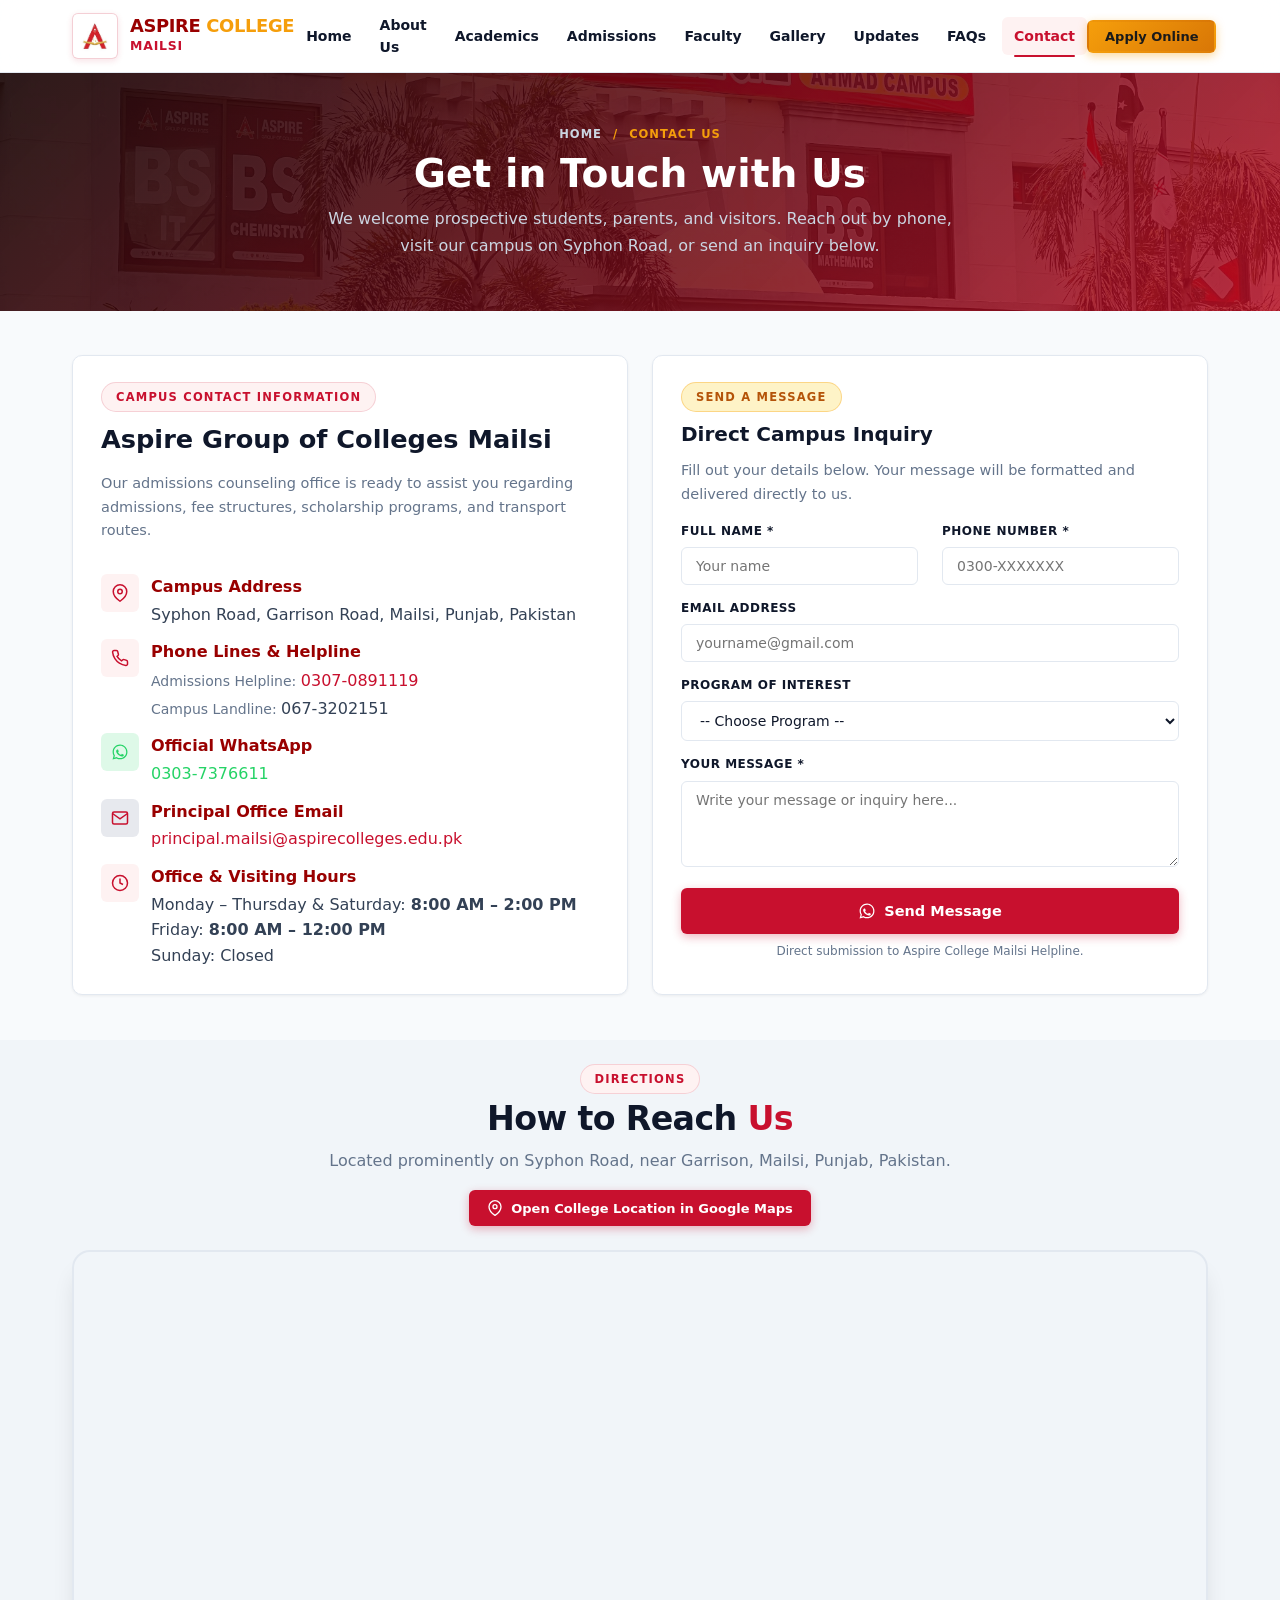
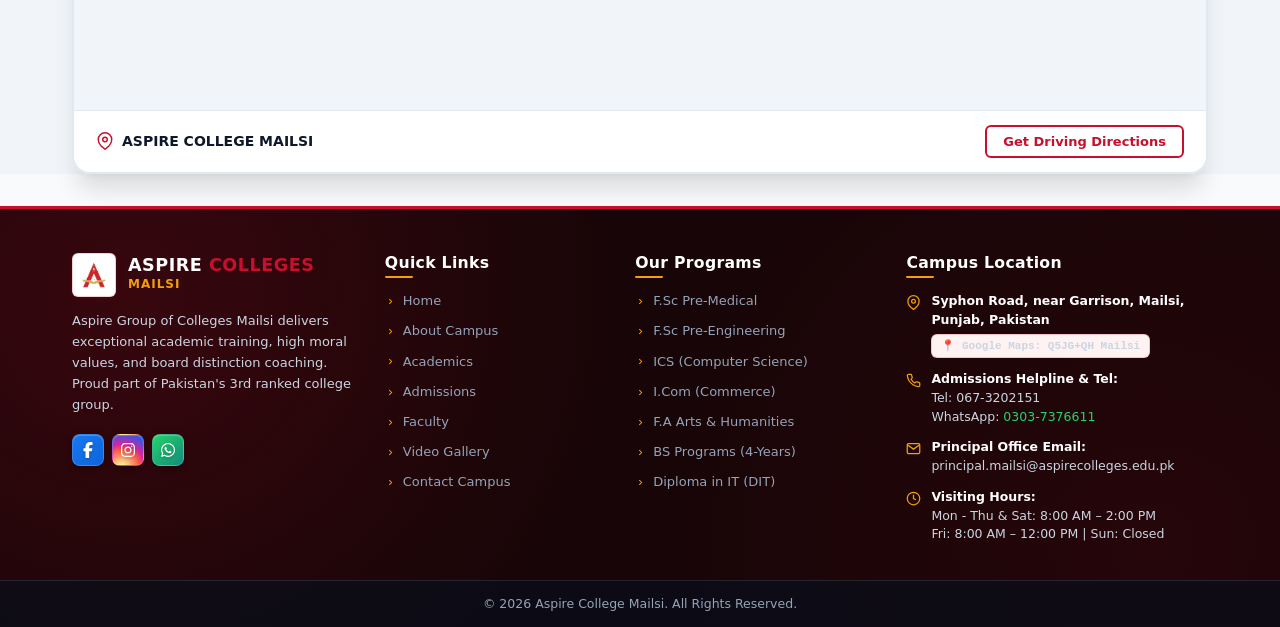
<file: contact.html>
<!DOCTYPE html>
<html lang="en">
<head>
  <meta charset="UTF-8">
  <meta name="viewport" content="width=device-width, initial-scale=1.0">
  <title>Contact & Campus Location | Aspire Group of Colleges Mailsi</title>
  <meta name="description" content="Contact Aspire Group of Colleges Mailsi. Address: Syphon Road, near Garrison, Mailsi. Helpline: 0307-0891119, Tel: 067-3202151, WhatsApp: 0303-7376611, Email: principal.mailsi@aspirecolleges.edu.pk.">

  <!-- Style Sheets -->
  <link rel="stylesheet" href="css/variables.css">
  <link rel="stylesheet" href="css/base.css">
  <link rel="stylesheet" href="css/navbar.css">
  <link rel="stylesheet" href="css/footer.css">
  <link rel="stylesheet" href="css/components.css">
  <link rel="stylesheet" href="css/animations.css">

  <style>
    .page-hero {
      background: linear-gradient(135deg, rgba(24, 5, 7, 0.90) 0%, rgba(180, 10, 35, 0.82) 100%),
                  url('images/campus-building.jpg') center/cover no-repeat;
      padding: 3.25rem 0;
      color: #ffffff;
      text-align: center;
    }

    .page-hero h1 {
      color: #ffffff;
      font-size: clamp(1.85rem, 3.5vw, 2.45rem);
      margin-bottom: 8px;
    }

    @media (max-width: 991px) {
      .page-hero {
        padding: 2.5rem 0;
      }
      .page-hero h1 {
        font-size: clamp(1.5rem, 3.2vw, 1.95rem);
      }
    }

    @media (max-width: 768px) {
      .page-hero {
        padding: 1.75rem 0;
      }
      .page-hero h1 {
        font-size: clamp(1.35rem, 4.8vw, 1.65rem);
        margin-bottom: 6px;
      }
      .breadcrumb {
        font-size: 10.5px;
      }
    }

    .breadcrumb {
      display: flex;
      justify-content: center;
      gap: 6px;
      font-size: 11.5px;
      color: var(--color-gold);
      text-transform: uppercase;
      font-weight: 700;
      letter-spacing: 1px;
      margin-bottom: 6px;
    }

    .breadcrumb a { color: #cbd5e1; }

    .contact-info-card {
      background: var(--color-bg-card);
      border-radius: var(--radius-md);
      border: 1px solid var(--color-border);
      padding: 26px 28px;
      box-shadow: var(--shadow-sm);
      height: 100%;
    }

    @media (max-width: 768px) {
      .contact-info-card {
        padding: 18px 18px;
      }
    }

    .contact-item-row {
      display: flex;
      gap: 12px;
      margin-bottom: 12px;
    }

    .contact-item-icon {
      width: 38px;
      height: 38px;
      background: var(--color-primary-subtle);
      color: var(--color-primary);
      border-radius: var(--radius-sm);
      display: flex;
      align-items: center;
      justify-content: center;
      flex-shrink: 0;
    }

    .contact-item-icon svg {
      width: 18px;
      height: 18px;
    }
  </style>
</head>
<body>

  <!-- Header -->
  <header class="main-header">
    <div class="container header-inner">
      <a href="index.html" class="header-brand">
        <div class="brand-crest">
          <img src="images/aspire-logo.png" alt="Aspire Logo">
        </div>
        <div class="brand-text">
          <div class="brand-name">ASPIRE <span>COLLEGE</span></div>
          <div class="brand-campus">Mailsi</div>
        </div>
      </a>

      <nav class="nav-menu" aria-label="Main Navigation">
        <a href="index.html" class="nav-link">Home</a>
        <a href="about.html" class="nav-link">About Us</a>
        <a href="academics.html" class="nav-link">Academics</a>
        <a href="admissions.html" class="nav-link">Admissions</a>
        <a href="staff.html" class="nav-link">Faculty</a>
        <a href="gallery.html" class="nav-link">Gallery</a>
        <a href="updates.html" class="nav-link">Updates</a>
        <a href="help.html" class="nav-link">FAQs</a>
        <a href="contact.html" class="nav-link active">Contact</a>
      </nav>

      <div class="header-actions">
        <a href="admissions.html" class="btn btn-gold btn-sm btn-apply-pulse">Apply Online</a>
        <button class="mobile-toggle" aria-label="Toggle navigation menu">
          <span></span><span></span><span></span>
        </button>
      </div>
    </div>
  </header>

  <!-- Mobile Drawer -->
  <div class="mobile-drawer-overlay"></div>
  <aside class="mobile-drawer">
    <div class="mobile-drawer-header">
      <div class="brand-name" style="font-size: 1rem;">ASPIRE <span>MAILSI</span></div>
      <button class="drawer-close-btn" aria-label="Close menu">&times;</button>
    </div>
    <nav class="mobile-drawer-nav">
      <a href="index.html" class="mobile-nav-link">Home</a>
      <a href="about.html" class="mobile-nav-link">About Us</a>
      <a href="academics.html" class="mobile-nav-link">Academics</a>
      <a href="admissions.html" class="mobile-nav-link">Admissions</a>
      <a href="staff.html" class="mobile-nav-link">Faculty</a>
      <a href="gallery.html" class="mobile-nav-link">Gallery</a>
      <a href="updates.html" class="mobile-nav-link">Updates</a>
      <a href="help.html" class="mobile-nav-link">FAQs</a>
      <a href="contact.html" class="mobile-nav-link active">Contact Us</a>
    </nav>
  </aside>

  <!-- Page Hero -->
  <section class="page-hero">
    <div class="container">
      <div class="breadcrumb">
        <a href="index.html">Home</a> &nbsp;/&nbsp; <span>Contact Us</span>
      </div>
      <h1 class="reveal">Get in Touch with Us</h1>
      <p class="section-description" style="color: #cbd5e1; max-width: 650px; margin: 0 auto;" class="reveal delay-100">
        We welcome prospective students, parents, and visitors. Reach out by phone, visit our campus on Syphon Road, or send an inquiry below.
      </p>
    </div>
  </section>

  <!-- Contact Details & Form Section -->
  <section class="section">
    <div class="container">
      <div class="grid grid-2">

        <!-- Campus Official Contact Cards -->
        <div class="reveal-left">
          <div class="contact-info-card">
            <span class="section-tag">Campus Contact Information</span>
            <h2 class="card-title" style="font-size: 1.6rem; margin: 8px 0 16px;">Aspire Group of Colleges Mailsi</h2>
            <p class="card-text" style="margin-bottom: var(--space-xl);">
              Our admissions counseling office is ready to assist you regarding admissions, fee structures, scholarship programs, and transport routes.
            </p>

            <div class="contact-item-row">
              <div class="contact-item-icon">
                <svg viewBox="0 0 24 24" fill="none" stroke="currentColor" stroke-width="2"><path d="M21 10c0 7-9 13-9 13s-9-6-9-13a9 9 0 0 1 18 0z"></path><circle cx="12" cy="10" r="3"></circle></svg>
              </div>
              <div>
                <strong style="color: var(--color-primary-dark); font-size: 1.005rem;">Campus Address</strong>
                <div style="color: var(--color-text-body); margin-top: 2px;">
                  Syphon Road, Garrison Road, Mailsi, Punjab, Pakistan
                </div>
              </div>
            </div>

   
<div class="contact-item-row">
  <div class="contact-item-icon">
    <svg viewBox="0 0 24 24" fill="none" stroke="currentColor" stroke-width="2">
      <path d="M22 16.92v3a2 2 0 0 1-2.18 2 19.79 19.79 0 0 1-8.63-3.07 19.5 19.5 0 0 1-6-6 19.79 19.79 0 0 1-3.07-8.67A2 2 0 0 1 4.11 2h3a2 2 0 0 1 2 1.72 12.84 12.84 0 0 0 .7 2.81 2 2 0 0 1-.45 2.11L8.09 9.91a16 16 0 0 0 6 6l1.27-1.27a2 2 0 0 1 2.11-.45 12.84 12.84 0 0 0 2.81.7A2 2 0 0 1 22 16.92z"></path>
    </svg>
  </div>
  <div>
    <strong style="color: var(--color-primary-dark); font-size: 1.005rem;">Phone Lines & Helpline</strong>
    <div style="margin-top: 3px; display: flex; flex-direction: column; gap: 2px;">
      <div>
        <span style="font-size: 14px; color: var(--color-text-muted);">Admissions Helpline: </span>
        <a href="tel:03070891119" style="font-size: 1.0005rem; font-weight: 400; color: var(--color-primary);">0307-0891119</a>
      </div>
      <div>
        <span style="font-size: 14px; color: var(--color-text-muted);">Campus Landline: </span>
        <a href="tel:0673202151" style="font-size: 1.0005rem; font-weight: 400; color: var(--color-text-body);">067-3202151</a>
      </div>
    </div>
  </div>
</div>


            <div class="contact-item-row">
              <div class="contact-item-icon" style="background: rgba(37, 211, 102, 0.15); color: #25d366;">
                <svg viewBox="0 0 24 24" fill="currentColor"><path d="M12.04 2c-5.46 0-9.91 4.45-9.91 9.91 0 1.75.46 3.45 1.32 4.95L2.05 22l5.25-1.38c1.45.79 3.08 1.21 4.74 1.21 5.46 0 9.91-4.45 9.91-9.91 0-2.65-1.03-5.14-2.9-7.01A9.816 9.816 0 0 0 12.04 2m.01 1.67c2.2 0 4.26.86 5.82 2.42a8.225 8.225 0 0 1 2.41 5.83c0 4.54-3.7 8.24-8.24 8.24-1.48 0-2.93-.4-4.2-1.15l-.3-.18-3.12.82.83-3.04-.2-.31a8.19 8.19 0 0 1-1.26-4.38c0-4.54 3.7-8.24 8.24-8.24m4.52 11.66c-.25-.13-1.47-.72-1.7-.81-.23-.08-.39-.13-.56.13-.17.25-.64.81-.79.97-.14.17-.29.19-.54.06-.25-.13-1.06-.39-2.03-1.25-.75-.67-1.26-1.5-1.41-1.75-.14-.25-.02-.39.11-.51.11-.11.25-.29.37-.43.13-.15.17-.25.25-.42.08-.17.04-.31-.02-.44-.06-.13-.56-1.34-.76-1.84-.2-.49-.4-.42-.56-.43h-.48c-.17 0-.44.06-.67.31-.23.25-.88.86-.88 2.1 0 1.24.9 2.44 1.03 2.61.13.17 1.78 2.71 4.3 3.8 2.52 1.09 2.52.73 2.98.69.46-.04 1.47-.6 1.68-1.18.21-.58.21-1.08.15-1.18-.06-.1-.23-.17-.48-.29z"/></svg>
              </div>
              <div>
                <strong style="color: var(--color-primary-dark); font-size: 1.005rem;">Official WhatsApp</strong>
                <div style="margin-top: 2px;">
                  <a href="https://api.whatsapp.com/send?phone=923037376611" target="_blank" rel="noopener" style="color: #25d366; font-size: 1.0005rem; font-weight: 400;">0303-7376611</a>
                </div>
                <div style="font-size: 12px; color: var(--color-text-muted);"></div>
              </div>
            </div>

      
<div class="contact-item-row">
  <div class="contact-item-icon" style="background: rgba(26, 43, 94, 0.1); color: var(--color-primary);">
    <svg viewBox="0 0 24 24" fill="none" stroke="currentColor" stroke-width="2">
      <path d="M4 4h16c1.1 0 2 .9 2 2v12c0 1.1-.9 2-2 2H4c-1.1 0-2-.9-2-2V6c0-1.1.9-2 2-2z"></path>
      <polyline points="22,6 12,13 2,6"></polyline>
    </svg>
  </div>
  <div>
    <strong style="color: var(--color-primary-dark); font-size: 1.005rem;">Principal Office Email</strong>
    <div style="margin-top: 2px;">
      <a href="mailto:principal.mailsi@aspirecolleges.edu.pk" style="color: var(--color-primary); font-weight: 350; word-break: break-all;">principal.mailsi@aspirecolleges.edu.pk</a>
    </div>
    <div style="font-size: 12px; color: var(--color-text-muted);"></div>
  </div>
</div>


            <div class="contact-item-row" style="margin-bottom: 0;">
              <div class="contact-item-icon">
                <svg viewBox="0 0 24 24" fill="none" stroke="currentColor" stroke-width="2"><circle cx="12" cy="12" r="10"></circle><polyline points="12 6 12 12 16 14"></polyline></svg>
              </div>
              <div>
                <strong style="color: var(--color-primary-dark); font-size: 1.005rem;">Office & Visiting Hours</strong>
                <div style="color: var(--color-text-body); margin-top: 2px;">
                  Monday – Thursday & Saturday: <strong>8:00 AM – 2:00 PM</strong><br>
                  Friday: <strong>8:00 AM – 12:00 PM</strong><br>
                  Sunday: Closed
                </div>
              </div>
            </div>

          </div>
        </div>

        <!-- Contact Message Form -->
        <div class="reveal-right">
          <div class="contact-info-card">
            <span class="section-tag gold">Send a Message</span>
            <h2 class="card-title" style="font-size: 1.25rem; margin: 6px 0 12px;">Direct Campus Inquiry</h2>
            <p class="card-text" style="margin-bottom: var(--space-md);">
              Fill out your details below. Your message will be formatted and delivered directly to us.
            </p>

            <form id="contactInquiryForm">
              <div class="grid grid-2">
                <div class="form-group">
                  <label class="form-label">Full Name *</label>
                  <input type="text" id="contactName" class="form-control" placeholder="Your name" required>
                </div>
                <div class="form-group">
                  <label class="form-label">Phone Number *</label>
                  <input type="tel" id="contactPhone" class="form-control" placeholder="0300-XXXXXXX" required>
                </div>
              </div>

              <div class="form-group">
                <label class="form-label">Email Address</label>
                <input type="email" id="contactEmail" class="form-control" placeholder="yourname@gmail.com">
              </div>

              <div class="form-group">
                <label class="form-label">Program of Interest</label>
                <select id="contactProgram" class="form-control" required>
                  <option value="">-- Choose Program --</option>
                  <option value="F.Sc Pre-Medical">F.Sc Pre-Medical</option>
                  <option value="F.Sc Pre-Engineering">F.Sc Pre-Engineering</option>
                  <option value="ICS">ICS</option>
                  <option value="I.Com">I.Com</option>
                  <option value="F.A">F.A</option>
                  <option value="Diploma in IT (DIT)">Diploma in Information Technology (DIT - 2 Years / 4 Semesters)</option>
                  <option value="BS Programs">BS Degree Programs (4-Year)</option>
                </select>
              </div>

              <div class="form-group">
                <label class="form-label">Your Message *</label>
                <textarea id="contactMessage" class="form-control" rows="4" placeholder="Write your message or inquiry here..." required></textarea>
              </div>

              <button type="submit" class="btn btn-primary btn-block" style="display: flex; align-items: center; justify-content: center; gap: 8px;">
                <svg width="18" height="18" viewBox="0 0 24 24" fill="currentColor"><path d="M12.04 2c-5.46 0-9.91 4.45-9.91 9.91 0 1.75.46 3.45 1.32 4.95L2.05 22l5.25-1.38c1.45.79 3.08 1.21 4.74 1.21 5.46 0 9.91-4.45 9.91-9.91 0-2.65-1.03-5.14-2.9-7.01A9.816 9.816 0 0 0 12.04 2m.01 1.67c2.2 0 4.26.86 5.82 2.42a8.225 8.225 0 0 1 2.41 5.83c0 4.54-3.7 8.24-8.24 8.24-1.48 0-2.93-.4-4.2-1.15l-.3-.18-3.12.82.83-3.04-.2-.31a8.19 8.19 0 0 1-1.26-4.38c0-4.54 3.7-8.24 8.24-8.24m4.52 11.66c-.25-.13-1.47-.72-1.7-.81-.23-.08-.39-.13-.56.13-.17.25-.64.81-.79.97-.14.17-.29.19-.54.06-.25-.13-1.06-.39-2.03-1.25-.75-.67-1.26-1.5-1.41-1.75-.14-.25-.02-.39.11-.51.11-.11.25-.29.37-.43.13-.15.17-.25.25-.42.08-.17.04-.31-.02-.44-.06-.13-.56-1.34-.76-1.84-.2-.49-.4-.42-.56-.43h-.48c-.17 0-.44.06-.67.31-.23.25-.88.86-.88 2.1 0 1.24.9 2.44 1.03 2.61.13.17 1.78 2.71 4.3 3.8 2.52 1.09 2.52.73 2.98.69.46-.04 1.47-.6 1.68-1.18.21-.58.21-1.08.15-1.18-.06-.1-.23-.17-.48-.29z"/></svg>
                <span>Send Message</span>
              </button>
              <div style="font-size: 12px; color: var(--color-text-muted); text-align: center; margin-top: 8px;">
                Direct submission to Aspire College Mailsi Helpline.
              </div>
            </form>
          </div>
        </div>

      </div>
    </div>
  </section>

  <!-- Interactive Google Map Section -->
  <section class="section section-alt" style="padding-bottom: 0;">
    <div class="container">
      <div class="section-header reveal">
        <span class="section-tag">Directions</span>
        <h2 class="section-title">How to Reach <span class="highlight">Us</span></h2>
        <p class="section-description">Located prominently on Syphon Road, near Garrison, Mailsi, Punjab, Pakistan.</p>
        <div style="margin-top: var(--space-md);">
          <a href="https://www.google.com/maps/place/ASPIRE+COLLEGE+MAILSI/@29.7819947,72.1758273,19.19z/data=!4m14!1m7!3m6!1s0x393c8f36699b746b:0xa9727dcd958ebd5!2sASPIRE+COLLEGE+MAILSI!8m2!3d29.7818991!4d72.176424!16s%2Fg%2F11j7vnq01x!3m5!1s0x393c8f36699b746b:0xa9727dcd958ebd5!8m2!3d29.7818991!4d72.176424!16s%2Fg%2F11j7vnq01x?entry=ttu&g_ep=EgoyMDI2MDkwOS4wIKXMDSoASAFQAw%3D%3D" target="_blank" rel="noopener noreferrer" class="btn btn-primary btn-sm">
            <svg width="16" height="16" viewBox="0 0 24 24" fill="none" stroke="currentColor" stroke-width="2"><path d="M21 10c0 7-9 13-9 13s-9-6-9-13a9 9 0 0 1 18 0z"></path><circle cx="12" cy="10" r="3"></circle></svg>
            <span>Open College Location in Google Maps</span>
          </a>
        </div>
      </div>

      <div class="reveal" style="border-radius: var(--radius-xl); overflow: hidden; box-shadow: var(--shadow-xl); border: 2px solid var(--color-border); margin-bottom: var(--space-xl);">
        <iframe 
          src="https://maps.google.com/maps?q=ASPIRE+COLLEGE+MAILSI&t=&z=17&ie=UTF8&iwloc=&output=embed" 
          width="100%" 
          height="450" 
          style="border:0;" 
          allowfullscreen="" 
          loading="lazy" 
          referrerpolicy="no-referrer-when-downgrade"
          title="Aspire College Mailsi Official Location Map">
        </iframe>
        <div style="background: var(--color-bg-card); padding: 14px 22px; display: flex; justify-content: space-between; align-items: center; border-top: 1px solid var(--color-border); flex-wrap: wrap; gap: 10px;">
          <span style="color: var(--color-text-title); font-weight: 700; display: flex; align-items: center; gap: 8px; font-size: var(--font-sm);">
            <svg width="18" height="18" viewBox="0 0 24 24" fill="none" stroke="var(--color-primary)" stroke-width="2"><path d="M21 10c0 7-9 13-9 13s-9-6-9-13a9 9 0 0 1 18 0z"></path><circle cx="12" cy="10" r="3"></circle></svg>
            ASPIRE COLLEGE MAILSI
          </span>
          <a href="https://www.google.com/maps/place/ASPIRE+COLLEGE+MAILSI/@29.7819947,72.1758273,19.19z/data=!4m14!1m7!3m6!1s0x393c8f36699b746b:0xa9727dcd958ebd5!2sASPIRE+COLLEGE+MAILSI!8m2!3d29.7818991!4d72.176424!16s%2Fg%2F11j7vnq01x!3m5!1s0x393c8f36699b746b:0xa9727dcd958ebd5!8m2!3d29.7818991!4d72.176424!16s%2Fg%2F11j7vnq01x?entry=ttu&g_ep=EgoyMDI2MDkwOS4wIKXMDSoASAFQAw%3D%3D" target="_blank" rel="noopener noreferrer" class="btn btn-outline btn-sm">
            <span>Get Driving Directions</span>
          </a>
        </div>
      </div>
    </div>
  </section>

  <!-- Footer -->
  <footer class="site-footer">
    <div class="container footer-top">
      <div class="footer-grid">
        <!-- Col 1: Brand & About -->
        <div class="footer-col-about">
          <a href="index.html" class="footer-brand">
            <div class="brand-crest" style="width: 44px; height: 44px;">
              <img src="images/aspire-logo.png" alt="Aspire Group of Colleges Logo">
            </div>
            <div class="brand-text">
              <div class="brand-name">ASPIRE <span>COLLEGES</span></div>
              <div class="brand-campus">Mailsi</div>
            </div>
          </a>
          <p class="footer-desc">
            Aspire Group of Colleges Mailsi delivers exceptional academic training, high moral values, and board distinction coaching. Proud part of Pakistan's 3rd ranked college group.
          </p>
          <div class="social-links">
            <a href="https://www.facebook.com/p/Aspire-College-Mailsi-100057492817780/" target="_blank" rel="noopener noreferrer" class="social-btn social-fb" title="Facebook">
              <svg viewBox="0 0 320 512" aria-hidden="true"><path fill="currentColor" d="M80 299.3V512H196V299.3h86.5l18-97.8H196V166.9c0-51.7 20.3-71.5 72.7-71.5c16.3 0 29.4 .4 37 1.2V7.9C291.4 4 256.4 0 236.2 0C129.3 0 80 50.5 80 159.4v42.1H14v97.8H80z"/></svg>
            </a>
            <a href="https://www.instagram.com/aspirecollegemailsiofficial/" target="_blank" rel="noopener noreferrer" class="social-btn social-insta" title="Instagram">
              <svg viewBox="0 0 448 512" aria-hidden="true"><path fill="currentColor" d="M224.1 141c-63.6 0-114.9 51.3-114.9 114.9s51.3 114.9 114.9 114.9S339 319.5 339 255.9 287.7 141 224.1 141zm0 189.6c-41.1 0-74.7-33.5-74.7-74.7s33.5-74.7 74.7-74.7 74.7 33.5 74.7 74.7-33.6 74.7-74.7 74.7zm146.4-194.3c0 14.9-12 26.8-26.8 26.8-14.9 0-26.8-12-26.8-26.8s12-26.8 26.8-26.8 26.8 12 26.8 26.8zm76.1 27.2c-1.7-35.9-9.9-67.7-36.2-93.9-26.2-26.2-58-34.4-93.9-36.2-37-2.1-147.9-2.1-184.9 0-35.8 1.7-67.6 9.9-93.9 36.1s-34.4 58-36.2 93.9c-2.1 37-2.1 147.9 0 184.9 1.7 35.9 9.9 67.7 36.2 93.9s58 34.4 93.9 36.2c37 2.1 147.9 2.1 184.9 0 35.9-1.7 67.7-9.9 93.9-36.2 26.2-26.2 34.4-58 36.2-93.9 2.1-37 2.1-147.8 0-184.8zM398.8 388c-7.8 19.6-22.9 34.7-42.6 42.6-29.5 11.7-99.5 9-132.1 9s-102.7 2.6-132.1-9c-19.6-7.8-34.7-22.9-42.6-42.6-11.7-29.5-9-99.5-9-132.1s-2.6-102.7 9-132.1c7.8-19.6 22.9-34.7 42.6-42.6 29.5-11.7 99.5-9 132.1-9s102.7-2.6 132.1 9c19.6 7.8 34.7 22.9 42.6 42.6 11.7 29.5 9 99.5 9 132.1s2.7 102.7-9 132.1z"/></svg>
            </a>
            <a href="https://api.whatsapp.com/send?phone=923037376611" target="_blank" rel="noopener noreferrer" class="social-btn social-wa" title="WhatsApp Helpline">
              <svg viewBox="0 0 448 512" aria-hidden="true"><path fill="currentColor" d="M380.9 97.1C339 55.1 283.2 32 223.9 32c-122.4 0-222 99.6-222 222 0 39.1 10.2 77.3 29.6 111L0 480l117.7-30.9c32.4 17.7 68.9 27 106.1 27h.1c122.3 0 224.1-99.6 224.1-222 0-59.3-25.2-115-67.1-157zm-157 341.6c-33.2 0-65.7-8.9-94-25.7l-6.7-4-69.8 18.3L72 359.2l-4.4-7c-18.5-29.4-28.2-63.3-28.2-98.2 0-101.7 82.8-184.5 184.6-184.5 49.3 0 95.6 19.2 130.4 54.1 34.8 34.9 56.2 81.2 56.1 130.5 0 101.8-84.9 184.6-186.6 184.6zm101.2-138.2c-5.5-2.8-32.8-16.2-37.9-18-5.1-1.9-8.8-2.8-12.5 2.8-3.7 5.6-14.3 18-17.6 21.8-3.2 3.7-6.5 4.2-12 1.4-32.6-16.3-54-29.1-75.5-66-5.7-9.8 5.7-9.1 16.3-30.3 1.8-3.7.9-6.9-.5-9.7-1.4-2.8-12.5-30.1-17.1-41.2-4.5-10.8-9.1-9.3-12.5-9.5-3.2-.2-6.9-.2-10.6-.2-3.7 0-9.7 1.4-14.8 6.9-5.1 5.6-19.4 19-19.4 46.3 0 27.3 19.9 53.7 22.6 57.4 2.8 3.7 39.1 59.7 94.8 83.8 35.2 15.2 49 16.5 66.6 13.9 10.7-1.6 32.8-13.4 37.4-26.4 4.6-13 4.6-24.1 3.2-26.4-1.3-2.5-5-3.9-10.5-6.6z"/></svg>
            </a>
          </div>
        </div>

        <!-- Col 2: Quick Links -->
        <div>
          <h3 class="footer-heading">Quick Links</h3>
          <ul class="footer-links">
            <li class="footer-link-item"><a href="index.html"><svg viewBox="0 0 24 24" fill="currentColor"><path d="M8.59 16.59L13.17 12 8.59 7.41 10 6l6 6-6 6-1.41-1.41z"/></svg>Home</a></li>
            <li class="footer-link-item"><a href="about.html"><svg viewBox="0 0 24 24" fill="currentColor"><path d="M8.59 16.59L13.17 12 8.59 7.41 10 6l6 6-6 6-1.41-1.41z"/></svg>About Campus</a></li>
            <li class="footer-link-item"><a href="academics.html"><svg viewBox="0 0 24 24" fill="currentColor"><path d="M8.59 16.59L13.17 12 8.59 7.41 10 6l6 6-6 6-1.41-1.41z"/></svg>Academics</a></li>
            <li class="footer-link-item"><a href="admissions.html"><svg viewBox="0 0 24 24" fill="currentColor"><path d="M8.59 16.59L13.17 12 8.59 7.41 10 6l6 6-6 6-1.41-1.41z"/></svg>Admissions</a></li>
            <li class="footer-link-item"><a href="staff.html"><svg viewBox="0 0 24 24" fill="currentColor"><path d="M8.59 16.59L13.17 12 8.59 7.41 10 6l6 6-6 6-1.41-1.41z"/></svg>Faculty</a></li>
            <li class="footer-link-item"><a href="gallery.html"><svg viewBox="0 0 24 24" fill="currentColor"><path d="M8.59 16.59L13.17 12 8.59 7.41 10 6l6 6-6 6-1.41-1.41z"/></svg>Video Gallery</a></li>
            <li class="footer-link-item"><a href="contact.html"><svg viewBox="0 0 24 24" fill="currentColor"><path d="M8.59 16.59L13.17 12 8.59 7.41 10 6l6 6-6 6-1.41-1.41z"/></svg>Contact Campus</a></li>
          </ul>
        </div>

        <!-- Col 3: Academic Programs -->
        <div>
          <h3 class="footer-heading">Our Programs</h3>
          <ul class="footer-links">
            <li class="footer-link-item"><a href="academics.html"><svg viewBox="0 0 24 24" fill="currentColor"><path d="M8.59 16.59L13.17 12 8.59 7.41 10 6l6 6-6 6-1.41-1.41z"/></svg>F.Sc Pre-Medical</a></li>
            <li class="footer-link-item"><a href="academics.html"><svg viewBox="0 0 24 24" fill="currentColor"><path d="M8.59 16.59L13.17 12 8.59 7.41 10 6l6 6-6 6-1.41-1.41z"/></svg>F.Sc Pre-Engineering</a></li>
            <li class="footer-link-item"><a href="academics.html"><svg viewBox="0 0 24 24" fill="currentColor"><path d="M8.59 16.59L13.17 12 8.59 7.41 10 6l6 6-6 6-1.41-1.41z"/></svg>ICS (Computer Science)</a></li>
            <li class="footer-link-item"><a href="academics.html"><svg viewBox="0 0 24 24" fill="currentColor"><path d="M8.59 16.59L13.17 12 8.59 7.41 10 6l6 6-6 6-1.41-1.41z"/></svg>I.Com (Commerce)</a></li>
            <li class="footer-link-item"><a href="academics.html"><svg viewBox="0 0 24 24" fill="currentColor"><path d="M8.59 16.59L13.17 12 8.59 7.41 10 6l6 6-6 6-1.41-1.41z"/></svg>F.A Arts & Humanities</a></li>
            <li class="footer-link-item"><a href="academics.html"><svg viewBox="0 0 24 24" fill="currentColor"><path d="M8.59 16.59L13.17 12 8.59 7.41 10 6l6 6-6 6-1.41-1.41z"/></svg>BS Programs (4-Years)</a></li>
            <li class="footer-link-item"><a href="academics.html"><svg viewBox="0 0 24 24" fill="currentColor"><path d="M8.59 16.59L13.17 12 8.59 7.41 10 6l6 6-6 6-1.41-1.41z"/></svg>Diploma in IT (DIT)</a></li>
          </ul>
        </div>

        <!-- Col 4: Campus Location & Contact -->
        <div>
          <h3 class="footer-heading">Campus Location</h3>
          <div class="footer-contact-list">
            <div class="footer-contact-item">
              <svg viewBox="0 0 24 24" fill="none" stroke="currentColor" stroke-width="2"><path d="M21 10c0 7-9 13-9 13s-9-6-9-13a9 9 0 0 1 18 0z"></path><circle cx="12" cy="10" r="3"></circle></svg>
              <div>
                <strong>Syphon Road, near Garrison, Mailsi, Punjab, Pakistan</strong>
                <div><a href="https://www.google.com/maps/place/ASPIRE+COLLEGE+MAILSI/@29.7819947,72.1758273,19.19z/data=!4m14!1m7!3m6!1s0x393c8f36699b746b:0xa9727dcd958ebd5!2sASPIRE+COLLEGE+MAILSI!8m2!3d29.7818991!4d72.176424!16s%2Fg%2F11j7vnq01x!3m5!1s0x393c8f36699b746b:0xa9727dcd958ebd5!8m2!3d29.7818991!4d72.176424!16s%2Fg%2F11j7vnq01x?entry=ttu&g_ep=EgoyMDI2MDkwOS4wIKXMDSoASAFQAw%3D%3D" target="_blank" rel="noopener noreferrer" class="footer-plus-code" title="Open Aspire College Mailsi on Google Maps">📍 Google Maps: Q5JG+QH Mailsi</a></div>
              </div>
            </div>
            <div class="footer-contact-item">
              <svg viewBox="0 0 24 24" fill="none" stroke="currentColor" stroke-width="2"><path d="M22 16.92v3a2 2 0 0 1-2.18 2 19.79 19.79 0 0 1-8.63-3.07 19.5 19.5 0 0 1-6-6 19.79 19.79 0 0 1-3.07-8.67A2 2 0 0 1 4.11 2h3a2 2 0 0 1 2 1.72 12.84 12.84 0 0 0 .7 2.81 2 2 0 0 1-.45 2.11L8.09 9.91a16 16 0 0 0 6 6l1.27-1.27a2 2 0 0 1 2.11-.45 12.84 12.84 0 0 0 2.81.7A2 2 0 0 1 22 16.92z"></path></svg>
             <div>
                <strong>Admissions Helpline & Tel:</strong><br>
                Tel: </span><a href="tel:0673202151">067-3202151</a> <br> <span>WhatsApp:<a href="https://api.whatsapp.com/send?phone=923037376611" target="_blank" rel="noopener" style="color: #25d366;"> 0303-7376611</a>
              </div>
            </div>
            <div class="footer-contact-item">
              <svg viewBox="0 0 24 24" fill="none" stroke="currentColor" stroke-width="2"><path d="M4 4h16c1.1 0 2 .9 2 2v12c0 1.1-.9 2-2 2H4c-1.1 0-2-.9-2-2V6c0-1.1.9-2 2-2z"></path><polyline points="22,6 12,13 2,6"></polyline></svg>
              <div>
                <strong>Principal Office Email:</strong><br>
                <a href="mailto:principal.mailsi@aspirecolleges.edu.pk">principal.mailsi@aspirecolleges.edu.pk</a>
              </div>
            </div>
            <div class="footer-contact-item">
              <svg viewBox="0 0 24 24" fill="none" stroke="currentColor" stroke-width="2"><circle cx="12" cy="12" r="10"></circle><polyline points="12 6 12 12 16 14"></polyline></svg>
              <div>
                <strong>Visiting Hours:</strong><br>
                Mon - Thu & Sat: 8:00 AM – 2:00 PM<br>
                Fri: 8:00 AM – 12:00 PM | Sun: Closed
              </div>
            </div>
          </div>
        </div>
      </div>
    </div>

    <!-- Bottom Copyright -->
    <div class="footer-bottom">
      <div class="container footer-bottom-inner">
        <div class="copyright-text">
          &copy; <span class="current-year">2026</span> Aspire College Mailsi. All Rights Reserved.
        </div>
      </div>
    </div>
  </footer>

  <script src="js/main.js"></script>
  <script src="js/animations.js"></script>
</body>
</html>
</file>
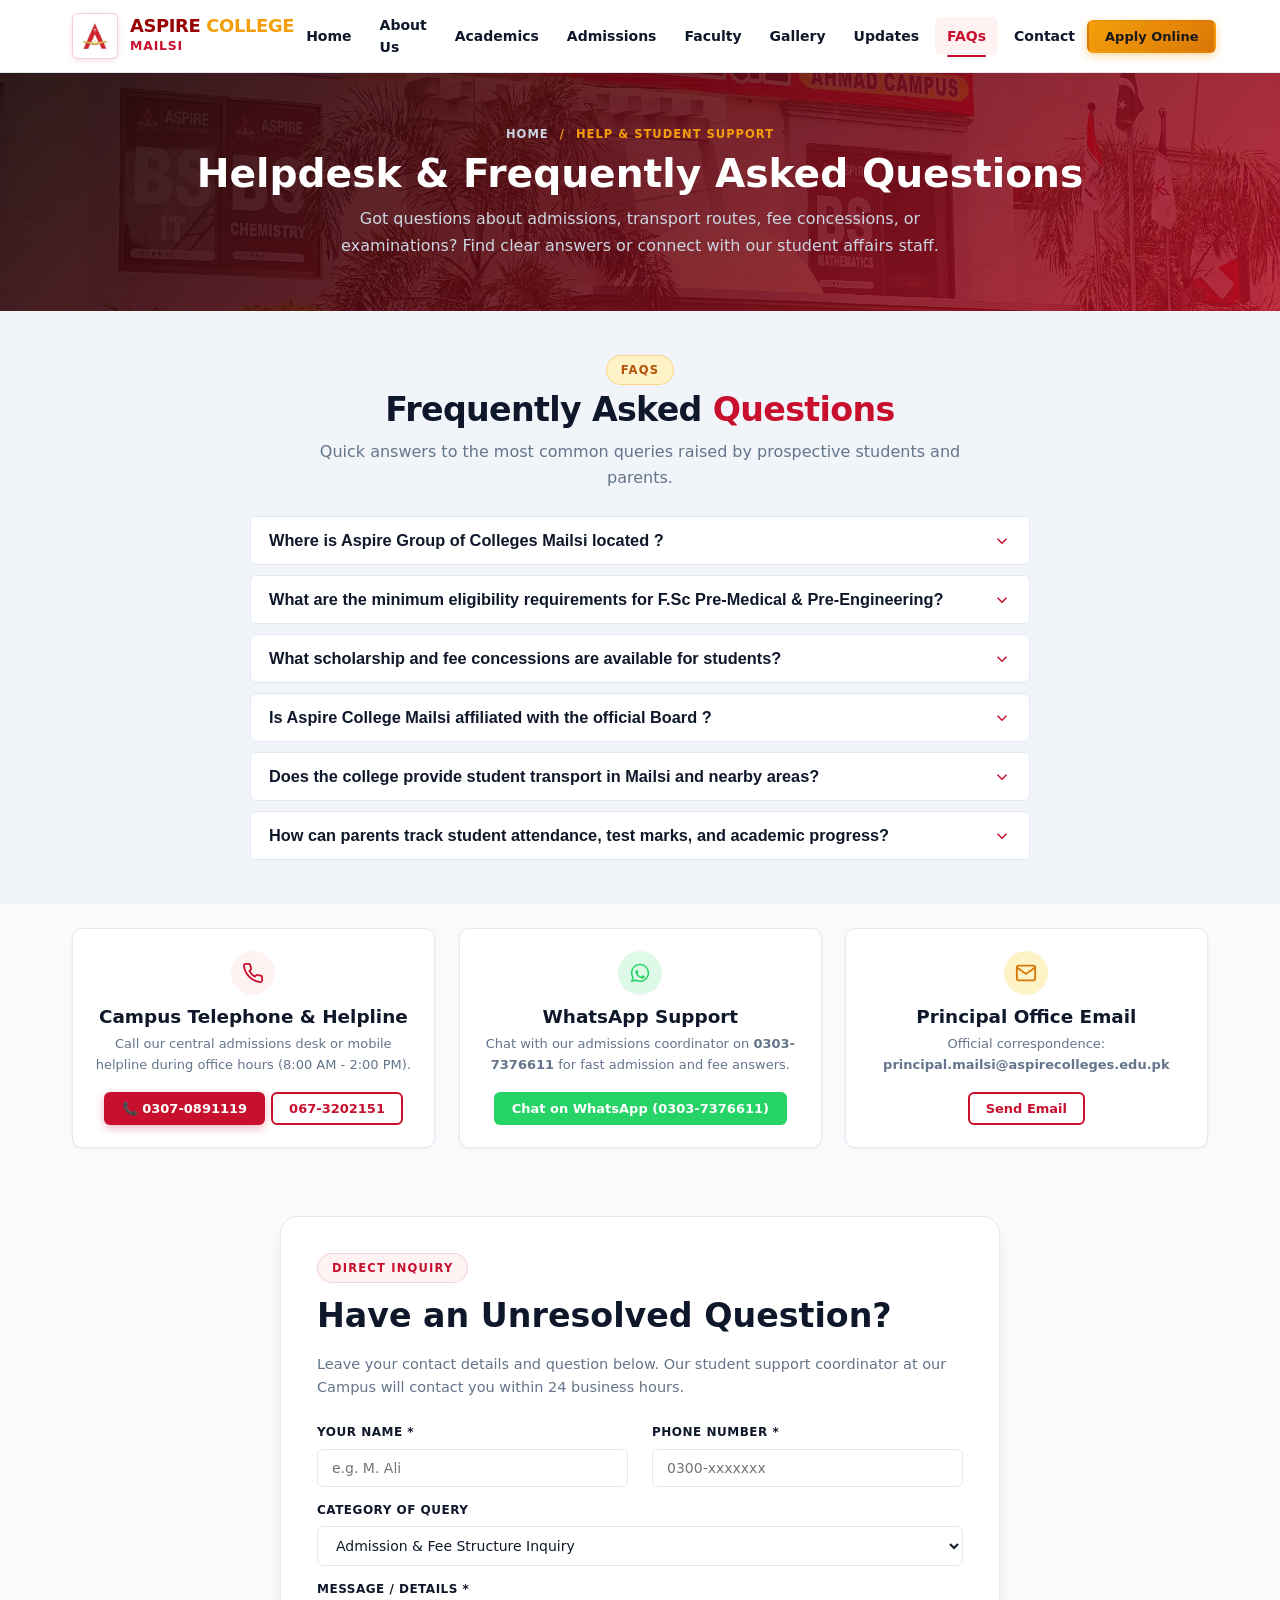
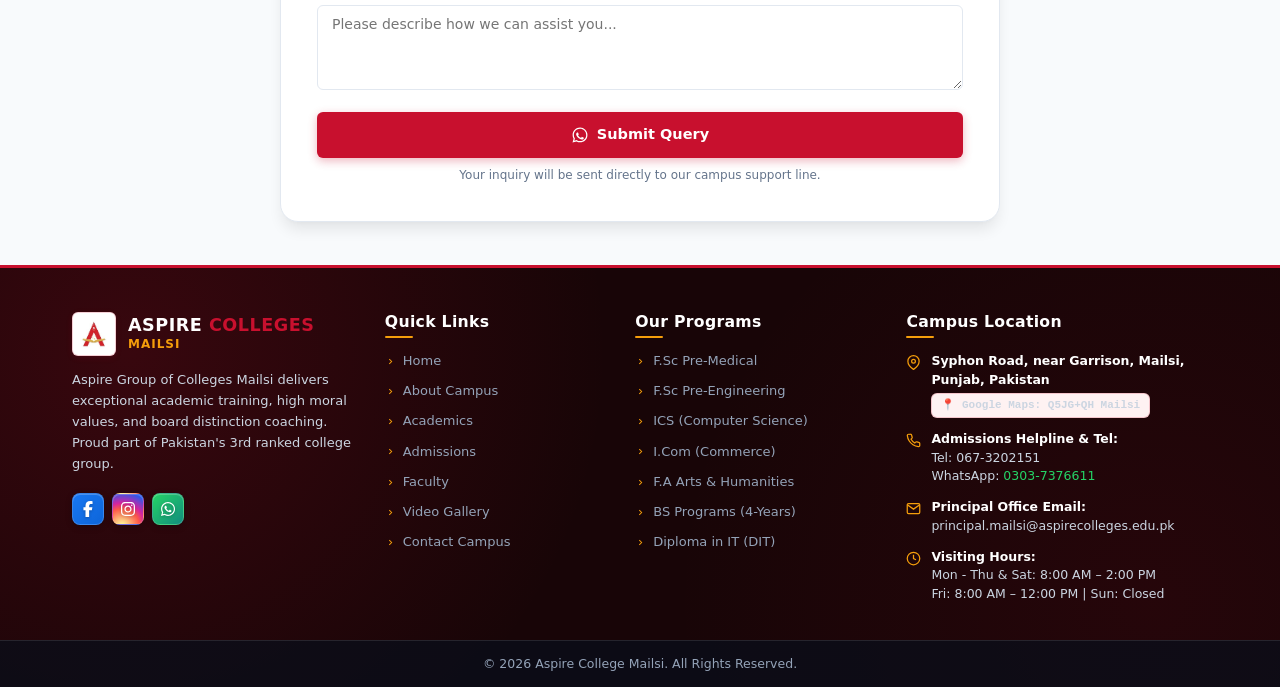
<file: help.html>
<!DOCTYPE html>
<html lang="en">
<head>
  <meta charset="UTF-8">
  <meta name="viewport" content="width=device-width, initial-scale=1.0">
  <title>Help Center & FAQs | Aspire Group of Colleges Mailsi</title>
  <meta name="description" content="Student help center, frequently asked questions (FAQs), portal guidance, and counseling support for Aspire Group of Colleges Mailsi.">

  <!-- Style Sheets -->
  <link rel="stylesheet" href="css/variables.css">
  <link rel="stylesheet" href="css/base.css">
  <link rel="stylesheet" href="css/navbar.css">
  <link rel="stylesheet" href="css/footer.css">
  <link rel="stylesheet" href="css/components.css">
  <link rel="stylesheet" href="css/animations.css">

  <style>
    .page-hero {
      background: linear-gradient(135deg, rgba(24, 5, 7, 0.90) 0%, rgba(180, 10, 35, 0.82) 100%),
                  url('images/campus-building.jpg') center/cover no-repeat;
      padding: 3.25rem 0;
      color: #ffffff;
      text-align: center;
    }

    .page-hero h1 {
      color: #ffffff;
      font-size: clamp(1.85rem, 3.5vw, 2.45rem);
      margin-bottom: 8px;
    }

    @media (max-width: 991px) {
      .page-hero {
        padding: 2.5rem 0;
      }
      .page-hero h1 {
        font-size: clamp(1.5rem, 3.2vw, 1.95rem);
      }
    }

    @media (max-width: 768px) {
      .page-hero {
        padding: 1.75rem 0;
      }
      .page-hero h1 {
        font-size: clamp(1.35rem, 4.8vw, 1.65rem);
        margin-bottom: 6px;
      }
      .breadcrumb {
        font-size: 10.5px;
      }
    }

    .breadcrumb {
      display: flex;
      justify-content: center;
      gap: 6px;
      font-size: 11.5px;
      color: var(--color-gold);
      text-transform: uppercase;
      font-weight: 700;
      letter-spacing: 1px;
      margin-bottom: 6px;
    }

    .breadcrumb a { color: #cbd5e1; }

    .support-card {
      background: var(--color-bg-card);
      border-radius: var(--radius-md);
      border: 1px solid var(--color-border);
      padding: 22px 18px;
      text-align: center;
      transition: all var(--transition-normal);
      box-shadow: var(--shadow-sm);
    }

    .support-card:hover {
      transform: translateY(-3px);
      box-shadow: var(--shadow-md);
      border-color: var(--color-primary-light);
    }

    .support-icon {
      width: 44px;
      height: 44px;
      background: var(--color-primary-subtle);
      color: var(--color-primary);
      border-radius: 50%;
      display: flex;
      align-items: center;
      justify-content: center;
      margin: 0 auto 10px;
    }

    .support-icon svg {
      width: 22px;
      height: 22px;
    }
  </style>
</head>
<body>

  <!-- Header -->
  <header class="main-header">
    <div class="container header-inner">
      <a href="index.html" class="header-brand">
        <div class="brand-crest">
          <img src="images/aspire-logo.png" alt="Aspire Logo">
        </div>
        <div class="brand-text">
          <div class="brand-name">ASPIRE <span>COLLEGE</span></div>
          <div class="brand-campus">Mailsi</div>
        </div>
      </a>

      <nav class="nav-menu" aria-label="Main Navigation">
        <a href="index.html" class="nav-link">Home</a>
        <a href="about.html" class="nav-link">About Us</a>
        <a href="academics.html" class="nav-link">Academics</a>
        <a href="admissions.html" class="nav-link">Admissions</a>
        <a href="staff.html" class="nav-link">Faculty</a>
        <a href="gallery.html" class="nav-link">Gallery</a>
        <a href="updates.html" class="nav-link">Updates</a>
        <a href="help.html" class="nav-link active">FAQs</a>
        <a href="contact.html" class="nav-link">Contact</a>
      </nav>

      <div class="header-actions">
        <a href="admissions.html" class="btn btn-gold btn-sm btn-apply-pulse">Apply Online</a>
        <button class="mobile-toggle" aria-label="Toggle navigation menu">
          <span></span><span></span><span></span>
        </button>
      </div>
    </div>
  </header>

  <!-- Mobile Drawer -->
  <div class="mobile-drawer-overlay"></div>
  <aside class="mobile-drawer">
    <div class="mobile-drawer-header">
      <div class="brand-name" style="font-size: 1rem;">ASPIRE <span>MAILSI</span></div>
      <button class="drawer-close-btn" aria-label="Close menu">&times;</button>
    </div>
    <nav class="mobile-drawer-nav">
      <a href="index.html" class="mobile-nav-link">Home</a>
      <a href="about.html" class="mobile-nav-link">About Us</a>
      <a href="academics.html" class="mobile-nav-link">Academics</a>
      <a href="admissions.html" class="mobile-nav-link">Admissions</a>
      <a href="staff.html" class="mobile-nav-link">Faculty</a>
      <a href="gallery.html" class="mobile-nav-link">Gallery</a>
      <a href="updates.html" class="mobile-nav-link">Updates</a>
      <a href="help.html" class="mobile-nav-link active">FAQs</a>
      <a href="contact.html" class="mobile-nav-link">Contact Us</a>
    </nav>
  </aside>

  <!-- Page Hero -->
  <section class="page-hero">
    <div class="container">
      <div class="breadcrumb">
        <a href="index.html">Home</a> &nbsp;/&nbsp; <span>Help & Student Support</span>
      </div>
      <h1 class="reveal">Helpdesk & Frequently Asked Questions</h1>
      <p class="section-description" style="color: #cbd5e1; max-width: 650px; margin: 0 auto;" class="reveal delay-100">
        Got questions about admissions, transport routes, fee concessions, or examinations? Find clear answers or connect with our student affairs staff.
      </p>
    </div>
  </section>

     <!-- FAQ Accordion Section -->
  <section class="section section-alt">
    <div class="container">
      <div class="section-header reveal">
        <span class="section-tag gold">FAQs</span>
        <h2 class="section-title">Frequently Asked <span class="highlight">Questions</span></h2>
        <p class="section-description">Quick answers to the most common queries raised by prospective students and parents.</p>
      </div>

      <div class="faq-list">

        <!-- FAQ 1 -->
        <div class="faq-item reveal">
          <button class="faq-question">
            <span>Where is Aspire Group of Colleges Mailsi located ?</span>
            <svg class="faq-icon" viewBox="0 0 24 24" fill="none" stroke="currentColor" stroke-width="2"><polyline points="6 9 12 15 18 9"></polyline></svg>
          </button>
          <div class="faq-answer">
            <p>
              Aspire College Mailsi Campus is conveniently situated at <strong>Syphon Road, Garrison, Mailsi, Punjab, Pakistan</strong>. View our official verified location on <a href="https://www.google.com/maps/place/ASPIRE+COLLEGE+MAILSI/@29.7819947,72.1758273,19.19z/data=!4m14!1m7!3m6!1s0x393c8f36699b746b:0xa9727dcd958ebd5!2sASPIRE+COLLEGE+MAILSI!8m2!3d29.7818991!4d72.176424!16s%2Fg%2F11j7vnq01x!3m5!1s0x393c8f36699b746b:0xa9727dcd958ebd5!8m2!3d29.7818991!4d72.176424!16s%2Fg%2F11j7vnq01x?entry=ttu&g_ep=EgoyMDI2MDkwOS4wIKXMDSoASAFQAw%3D%3D" target="_blank" rel="noopener noreferrer" style="color: var(--color-primary); font-weight: 700; text-decoration: underline;">Google Maps: ASPIRE COLLEGE MAILSI (Q5JG+QH)</a>. The campus is readily accessible via public and private transport.
            </p>
          </div>
        </div>

        <!-- FAQ 2 -->
        <div class="faq-item reveal delay-100">
          <button class="faq-question">
            <span>What are the minimum eligibility requirements for F.Sc Pre-Medical & Pre-Engineering?</span>
            <svg class="faq-icon" viewBox="0 0 24 24" fill="none" stroke="currentColor" stroke-width="2"><polyline points="6 9 12 15 18 9"></polyline></svg>
          </button>
          <div class="faq-answer">
            <p>
              For F.Sc Pre-Medical and F.Sc Pre-Engineering, candidates must have secured at least <strong>above 80% marks</strong> in Matriculation (Science group with Biology or Computer/Mathematics) from in any recognized Board of Intermediate and Secondary Education in Pakistan.
            </p>
          </div>
        </div>

        <!-- FAQ 3 -->
        <div class="faq-item reveal delay-200">
          <button class="faq-question">
            <span>What scholarship and fee concessions are available for students?</span>
            <svg class="faq-icon" viewBox="0 0 24 24" fill="none" stroke="currentColor" stroke-width="2"><polyline points="6 9 12 15 18 9"></polyline></svg>
          </button>
          <div class="faq-answer">
            <p>
              Under <strong>Our Scholarship Program</strong>, Aspire College grants:
              <br>• 100% full tuition waiver for top position holders and high achievers in Board Examinations.
              <br>• 50% fee concession for students with 90%+ marks in examinations.
              <br>• 25% fee concession for students with 75%+ marks.
              <br>• 100% free education for orphans (Humane Need-Based Concession).
              <br>• 25% fee concession for siblings (Kinship) and teacher’s children.
            </p>
          </div>
        </div>

        <!-- FAQ 4 -->
        <div class="faq-item reveal delay-100">
          <button class="faq-question">
            <span>Is Aspire College Mailsi affiliated with the official Board ?</span>
            <svg class="faq-icon" viewBox="0 0 24 24" fill="none" stroke="currentColor" stroke-width="2"><polyline points="6 9 12 15 18 9"></polyline></svg>
          </button>
          <div class="faq-answer">
            <p>
              Yes, Aspire Group of Colleges Mailsi is fully recognized and affiliated with the <strong>Board of Intermediate & Secondary Education (BISE) Multan</strong> for all intermediate examinations. Our BS programs are affiliated with reputable HEC-recognized universities.
            </p>
          </div>
        </div>

        <!-- FAQ 5 -->
        <div class="faq-item reveal delay-200">
          <button class="faq-question">
            <span>Does the college provide student transport in Mailsi and nearby areas?</span>
            <svg class="faq-icon" viewBox="0 0 24 24" fill="none" stroke="currentColor" stroke-width="2"><polyline points="6 9 12 15 18 9"></polyline></svg>
          </button>
          <div class="faq-answer">
            <p>
              Yes! We operate safe, monitored college buses and vans across all major city routes in Mailsi, Garrison, Syphon Road and surrounding rural vicinities around 25 Km, ensuring prompt and safe pickup and drop-off for male and female students.
            </p>
          </div>
        </div>

        <!-- FAQ 6 -->
        <div class="faq-item reveal delay-300">
          <button class="faq-question">
            <span>How can parents track student attendance, test marks, and academic progress?</span>
            <svg class="faq-icon" viewBox="0 0 24 24" fill="none" stroke="currentColor" stroke-width="2"><polyline points="6 9 12 15 18 9"></polyline></svg>
          </button>
          <div class="faq-answer">
            <p>
              Parents receive regular SMS alerts regarding daily attendance and monthly test scores. Additionally, parents can log into the Aspire Guardian App to get their Son/Daughter Academic Report. Also we conduct Parents Teacher Meeting every month.
            </p>
          </div>
        </div>

      </div>
    </div>
  </section>


  <!-- Quick Support Channels -->
  <section class="section">
    <div class="container">
      <div class="grid grid-3">
        <!-- 1. Phone Helpline -->
        <div class="support-card reveal delay-100">
          <div class="support-icon">
            <svg width="26" height="26" viewBox="0 0 24 24" fill="none" stroke="currentColor" stroke-width="2"><path d="M22 16.92v3a2 2 0 0 1-2.18 2 19.79 19.79 0 0 1-8.63-3.07 19.5 19.5 0 0 1-6-6 19.79 19.79 0 0 1-3.07-8.67A2 2 0 0 1 4.11 2h3a2 2 0 0 1 2 1.72 12.84 12.84 0 0 0 .7 2.81 2 2 0 0 1-.45 2.11L8.09 9.91a16 16 0 0 0 6 6l1.27-1.27a2 2 0 0 1 2.11-.45 12.84 12.84 0 0 0 2.81.7A2 2 0 0 1 22 16.92z"></path></svg>
          </div>
          <h3 class="card-title">Campus Telephone & Helpline</h3>
          <p class="card-text" style="font-size: 13px;">Call our central admissions desk or mobile helpline during office hours (8:00 AM - 2:00 PM).</p>
          <div style="display: flex; gap: 6px; flex-wrap: wrap; justify-content: center; margin-top: 10px;">
            <a href="tel:03070891119" class="btn btn-primary btn-sm" style="font-weight: 700;">📞 0307-0891119</a>
            <a href="tel:0673202151" class="btn btn-outline btn-sm">067-3202151</a>
          </div>
        </div>

        <!-- 2. WhatsApp Helpline -->
        <div class="support-card reveal delay-200">
          <div class="support-icon" style="background: rgba(37, 211, 102, 0.15); color: #25d366;">
            <svg width="26" height="26" viewBox="0 0 24 24" fill="currentColor"><path d="M12.04 2c-5.46 0-9.91 4.45-9.91 9.91 0 1.75.46 3.45 1.32 4.95L2.05 22l5.25-1.38c1.45.79 3.08 1.21 4.74 1.21 5.46 0 9.91-4.45 9.91-9.91 0-2.65-1.03-5.14-2.9-7.01A9.816 9.816 0 0 0 12.04 2m.01 1.67c2.2 0 4.26.86 5.82 2.42a8.225 8.225 0 0 1 2.41 5.83c0 4.54-3.7 8.24-8.24 8.24-1.48 0-2.93-.4-4.2-1.15l-.3-.18-3.12.82.83-3.04-.2-.31a8.19 8.19 0 0 1-1.26-4.38c0-4.54 3.7-8.24 8.24-8.24m4.52 11.66c-.25-.13-1.47-.72-1.7-.81-.23-.08-.39-.13-.56.13-.17.25-.64.81-.79.97-.14.17-.29.19-.54.06-.25-.13-1.06-.39-2.03-1.25-.75-.67-1.26-1.5-1.41-1.75-.14-.25-.02-.39.11-.51.11-.11.25-.29.37-.43.13-.15.17-.25.25-.42.08-.17.04-.31-.02-.44-.06-.13-.56-1.34-.76-1.84-.2-.49-.4-.42-.56-.43h-.48c-.17 0-.44.06-.67.31-.23.25-.88.86-.88 2.1 0 1.24.9 2.44 1.03 2.61.13.17 1.78 2.71 4.3 3.8 2.52 1.09 2.52.73 2.98.69.46-.04 1.47-.6 1.68-1.18.21-.58.21-1.08.15-1.18-.06-.1-.23-.17-.48-.29z"/></svg>
          </div>
          <h3 class="card-title">WhatsApp Support</h3>
          <p class="card-text" style="font-size: 13px;">Chat with our admissions coordinator on <strong>0303-7376611</strong> for fast admission and fee answers.</p>
          <div style="margin-top: 10px;">
            <a href="https://api.whatsapp.com/send?phone=923037376611" target="_blank" rel="noopener" class="btn btn-sm" style="background:#25d366; color:#ffffff; font-weight: 700;">Chat on WhatsApp (0303-7376611)</a>
          </div>
        </div>

        <!-- 3. Campus Visit & Principal Desk -->
        <div class="support-card reveal delay-300">
          <div class="support-icon" style="background: var(--color-gold-light); color: var(--color-gold-hover);">
            <svg width="26" height="26" viewBox="0 0 24 24" fill="none" stroke="currentColor" stroke-width="2"><path d="M4 4h16c1.1 0 2 .9 2 2v12c0 1.1-.9 2-2 2H4c-1.1 0-2-.9-2-2V6c0-1.1.9-2 2-2z"></path><polyline points="22,6 12,13 2,6"></polyline></svg>
          </div>
          <h3 class="card-title">Principal Office Email</h3>
          <p class="card-text" style="font-size: 13px;">Official correspondence: <br><strong style="word-break: break-all;">principal.mailsi@aspirecolleges.edu.pk</strong></p>
          <div style="margin-top: 10px;">
            <a href="mailto:principal.mailsi@aspirecolleges.edu.pk" class="btn btn-outline btn-sm">Send Email</a>
          </div>
        </div>
      </div>
    </div>
  </section>

 
  <!-- Submit Support Query Form -->
  <section class="section">
    <div class="container">
      <div style="max-width: 720px; margin: 0 auto; background: var(--color-bg-card); padding: var(--space-2xl); border-radius: var(--radius-xl); box-shadow: var(--shadow-lg); border: 1px solid var(--color-border);" class="reveal">
        <span class="section-tag">Direct Inquiry</span>
        <h2 style="margin: 8px 0 16px;">Have an Unresolved Question?</h2>
        <p class="card-text" style="margin-bottom: var(--space-lg);">
          Leave your contact details and question below. Our student support coordinator at our Campus will contact you within 24 business hours.
        </p>

        <form id="helpQueryForm">
          <div class="grid grid-2">
            <div class="form-group">
              <label class="form-label">Your Name *</label>
              <input type="text" id="helpName" class="form-control" placeholder="e.g. M. Ali" required>
            </div>
            <div class="form-group">
              <label class="form-label">Phone Number *</label>
              <input type="tel" id="helpPhone" class="form-control" placeholder="0300-xxxxxxx" required>
            </div>
          </div>

          <div class="form-group">
            <label class="form-label">Category of Query</label>
            <select id="helpCategory" class="form-control">
              <option value="Admission & Fee Structure Inquiry">Admission & Fee Structure Inquiry</option>
              <option value="Scholarship / Financial Concession">Scholarship / Financial Concession</option>
              <option value="College Transport Route Details">College Transport Route Details</option>
              <option value="Student Portal & Results Help">Student Portal & Results Help</option>
              <option value="General Academic Question">General Academic Question</option>
            </select>
          </div>

          <div class="form-group">
            <label class="form-label">Message / Details *</label>
            <textarea id="helpMessage" class="form-control" placeholder="Please describe how we can assist you..." required></textarea>
          </div>

          <button type="submit" class="btn btn-primary btn-block" style="display: flex; align-items: center; justify-content: center; gap: 8px;">
            <svg width="18" height="18" viewBox="0 0 24 24" fill="currentColor"><path d="M12.04 2c-5.46 0-9.91 4.45-9.91 9.91 0 1.75.46 3.45 1.32 4.95L2.05 22l5.25-1.38c1.45.79 3.08 1.21 4.74 1.21 5.46 0 9.91-4.45 9.91-9.91 0-2.65-1.03-5.14-2.9-7.01A9.816 9.816 0 0 0 12.04 2m.01 1.67c2.2 0 4.26.86 5.82 2.42a8.225 8.225 0 0 1 2.41 5.83c0 4.54-3.7 8.24-8.24 8.24-1.48 0-2.93-.4-4.2-1.15l-.3-.18-3.12.82.83-3.04-.2-.31a8.19 8.19 0 0 1-1.26-4.38c0-4.54 3.7-8.24 8.24-8.24m4.52 11.66c-.25-.13-1.47-.72-1.7-.81-.23-.08-.39-.13-.56.13-.17.25-.64.81-.79.97-.14.17-.29.19-.54.06-.25-.13-1.06-.39-2.03-1.25-.75-.67-1.26-1.5-1.41-1.75-.14-.25-.02-.39.11-.51.11-.11.25-.29.37-.43.13-.15.17-.25.25-.42.08-.17.04-.31-.02-.44-.06-.13-.56-1.34-.76-1.84-.2-.49-.4-.42-.56-.43h-.48c-.17 0-.44.06-.67.31-.23.25-.88.86-.88 2.1 0 1.24.9 2.44 1.03 2.61.13.17 1.78 2.71 4.3 3.8 2.52 1.09 2.52.73 2.98.69.46-.04 1.47-.6 1.68-1.18.21-.58.21-1.08.15-1.18-.06-.1-.23-.17-.48-.29z"/></svg>
            <span>Submit Query</span>
          </button>
          <div style="font-size: 12px; color: var(--color-text-muted); text-align: center; margin-top: 8px;">
            Your inquiry will be sent directly to our campus support line.
          </div>
        </form>
      </div>
    </div>
  </section>

  <!-- Footer -->
  <footer class="site-footer">
    <div class="container footer-top">
      <div class="footer-grid">
        <!-- Col 1: Brand & About -->
        <div class="footer-col-about">
          <a href="index.html" class="footer-brand">
            <div class="brand-crest" style="width: 44px; height: 44px;">
              <img src="images/aspire-logo.png" alt="Aspire Group of Colleges Logo">
            </div>
            <div class="brand-text">
              <div class="brand-name">ASPIRE <span>COLLEGES</span></div>
              <div class="brand-campus">Mailsi</div>
            </div>
          </a>
          <p class="footer-desc">
            Aspire Group of Colleges Mailsi delivers exceptional academic training, high moral values, and board distinction coaching. Proud part of Pakistan's 3rd ranked college group.
          </p>
          <div class="social-links">
            <a href="https://www.facebook.com/p/Aspire-College-Mailsi-100057492817780/" target="_blank" rel="noopener noreferrer" class="social-btn social-fb" title="Facebook">
              <svg viewBox="0 0 320 512" aria-hidden="true"><path fill="currentColor" d="M80 299.3V512H196V299.3h86.5l18-97.8H196V166.9c0-51.7 20.3-71.5 72.7-71.5c16.3 0 29.4 .4 37 1.2V7.9C291.4 4 256.4 0 236.2 0C129.3 0 80 50.5 80 159.4v42.1H14v97.8H80z"/></svg>
            </a>
            <a href="https://www.instagram.com/aspirecollegemailsiofficial/" target="_blank" rel="noopener noreferrer" class="social-btn social-insta" title="Instagram">
              <svg viewBox="0 0 448 512" aria-hidden="true"><path fill="currentColor" d="M224.1 141c-63.6 0-114.9 51.3-114.9 114.9s51.3 114.9 114.9 114.9S339 319.5 339 255.9 287.7 141 224.1 141zm0 189.6c-41.1 0-74.7-33.5-74.7-74.7s33.5-74.7 74.7-74.7 74.7 33.5 74.7 74.7-33.6 74.7-74.7 74.7zm146.4-194.3c0 14.9-12 26.8-26.8 26.8-14.9 0-26.8-12-26.8-26.8s12-26.8 26.8-26.8 26.8 12 26.8 26.8zm76.1 27.2c-1.7-35.9-9.9-67.7-36.2-93.9-26.2-26.2-58-34.4-93.9-36.2-37-2.1-147.9-2.1-184.9 0-35.8 1.7-67.6 9.9-93.9 36.1s-34.4 58-36.2 93.9c-2.1 37-2.1 147.9 0 184.9 1.7 35.9 9.9 67.7 36.2 93.9s58 34.4 93.9 36.2c37 2.1 147.9 2.1 184.9 0 35.9-1.7 67.7-9.9 93.9-36.2 26.2-26.2 34.4-58 36.2-93.9 2.1-37 2.1-147.8 0-184.8zM398.8 388c-7.8 19.6-22.9 34.7-42.6 42.6-29.5 11.7-99.5 9-132.1 9s-102.7 2.6-132.1-9c-19.6-7.8-34.7-22.9-42.6-42.6-11.7-29.5-9-99.5-9-132.1s-2.6-102.7 9-132.1c7.8-19.6 22.9-34.7 42.6-42.6 29.5-11.7 99.5-9 132.1-9s102.7-2.6 132.1 9c19.6 7.8 34.7 22.9 42.6 42.6 11.7 29.5 9 99.5 9 132.1s2.7 102.7-9 132.1z"/></svg>
            </a>
            <a href="https://api.whatsapp.com/send?phone=923037376611" target="_blank" rel="noopener noreferrer" class="social-btn social-wa" title="WhatsApp Helpline">
              <svg viewBox="0 0 448 512" aria-hidden="true"><path fill="currentColor" d="M380.9 97.1C339 55.1 283.2 32 223.9 32c-122.4 0-222 99.6-222 222 0 39.1 10.2 77.3 29.6 111L0 480l117.7-30.9c32.4 17.7 68.9 27 106.1 27h.1c122.3 0 224.1-99.6 224.1-222 0-59.3-25.2-115-67.1-157zm-157 341.6c-33.2 0-65.7-8.9-94-25.7l-6.7-4-69.8 18.3L72 359.2l-4.4-7c-18.5-29.4-28.2-63.3-28.2-98.2 0-101.7 82.8-184.5 184.6-184.5 49.3 0 95.6 19.2 130.4 54.1 34.8 34.9 56.2 81.2 56.1 130.5 0 101.8-84.9 184.6-186.6 184.6zm101.2-138.2c-5.5-2.8-32.8-16.2-37.9-18-5.1-1.9-8.8-2.8-12.5 2.8-3.7 5.6-14.3 18-17.6 21.8-3.2 3.7-6.5 4.2-12 1.4-32.6-16.3-54-29.1-75.5-66-5.7-9.8 5.7-9.1 16.3-30.3 1.8-3.7.9-6.9-.5-9.7-1.4-2.8-12.5-30.1-17.1-41.2-4.5-10.8-9.1-9.3-12.5-9.5-3.2-.2-6.9-.2-10.6-.2-3.7 0-9.7 1.4-14.8 6.9-5.1 5.6-19.4 19-19.4 46.3 0 27.3 19.9 53.7 22.6 57.4 2.8 3.7 39.1 59.7 94.8 83.8 35.2 15.2 49 16.5 66.6 13.9 10.7-1.6 32.8-13.4 37.4-26.4 4.6-13 4.6-24.1 3.2-26.4-1.3-2.5-5-3.9-10.5-6.6z"/></svg>
            </a>
          </div>
        </div>

        <!-- Col 2: Quick Links -->
        <div>
          <h3 class="footer-heading">Quick Links</h3>
          <ul class="footer-links">
            <li class="footer-link-item"><a href="index.html"><svg viewBox="0 0 24 24" fill="currentColor"><path d="M8.59 16.59L13.17 12 8.59 7.41 10 6l6 6-6 6-1.41-1.41z"/></svg>Home</a></li>
            <li class="footer-link-item"><a href="about.html"><svg viewBox="0 0 24 24" fill="currentColor"><path d="M8.59 16.59L13.17 12 8.59 7.41 10 6l6 6-6 6-1.41-1.41z"/></svg>About Campus</a></li>
            <li class="footer-link-item"><a href="academics.html"><svg viewBox="0 0 24 24" fill="currentColor"><path d="M8.59 16.59L13.17 12 8.59 7.41 10 6l6 6-6 6-1.41-1.41z"/></svg>Academics</a></li>
            <li class="footer-link-item"><a href="admissions.html"><svg viewBox="0 0 24 24" fill="currentColor"><path d="M8.59 16.59L13.17 12 8.59 7.41 10 6l6 6-6 6-1.41-1.41z"/></svg>Admissions</a></li>
            <li class="footer-link-item"><a href="staff.html"><svg viewBox="0 0 24 24" fill="currentColor"><path d="M8.59 16.59L13.17 12 8.59 7.41 10 6l6 6-6 6-1.41-1.41z"/></svg>Faculty</a></li>
            <li class="footer-link-item"><a href="gallery.html"><svg viewBox="0 0 24 24" fill="currentColor"><path d="M8.59 16.59L13.17 12 8.59 7.41 10 6l6 6-6 6-1.41-1.41z"/></svg>Video Gallery</a></li>
            <li class="footer-link-item"><a href="contact.html"><svg viewBox="0 0 24 24" fill="currentColor"><path d="M8.59 16.59L13.17 12 8.59 7.41 10 6l6 6-6 6-1.41-1.41z"/></svg>Contact Campus</a></li>
          </ul>
        </div>

        <!-- Col 3: Academic Programs -->
        <div>
          <h3 class="footer-heading">Our Programs</h3>
          <ul class="footer-links">
            <li class="footer-link-item"><a href="academics.html"><svg viewBox="0 0 24 24" fill="currentColor"><path d="M8.59 16.59L13.17 12 8.59 7.41 10 6l6 6-6 6-1.41-1.41z"/></svg>F.Sc Pre-Medical</a></li>
            <li class="footer-link-item"><a href="academics.html"><svg viewBox="0 0 24 24" fill="currentColor"><path d="M8.59 16.59L13.17 12 8.59 7.41 10 6l6 6-6 6-1.41-1.41z"/></svg>F.Sc Pre-Engineering</a></li>
            <li class="footer-link-item"><a href="academics.html"><svg viewBox="0 0 24 24" fill="currentColor"><path d="M8.59 16.59L13.17 12 8.59 7.41 10 6l6 6-6 6-1.41-1.41z"/></svg>ICS (Computer Science)</a></li>
            <li class="footer-link-item"><a href="academics.html"><svg viewBox="0 0 24 24" fill="currentColor"><path d="M8.59 16.59L13.17 12 8.59 7.41 10 6l6 6-6 6-1.41-1.41z"/></svg>I.Com (Commerce)</a></li>
            <li class="footer-link-item"><a href="academics.html"><svg viewBox="0 0 24 24" fill="currentColor"><path d="M8.59 16.59L13.17 12 8.59 7.41 10 6l6 6-6 6-1.41-1.41z"/></svg>F.A Arts & Humanities</a></li>
            <li class="footer-link-item"><a href="academics.html"><svg viewBox="0 0 24 24" fill="currentColor"><path d="M8.59 16.59L13.17 12 8.59 7.41 10 6l6 6-6 6-1.41-1.41z"/></svg>BS Programs (4-Years)</a></li>
            <li class="footer-link-item"><a href="academics.html"><svg viewBox="0 0 24 24" fill="currentColor"><path d="M8.59 16.59L13.17 12 8.59 7.41 10 6l6 6-6 6-1.41-1.41z"/></svg>Diploma in IT (DIT)</a></li>
          </ul>
        </div>

        <!-- Col 4: Campus Location & Contact -->
        <div>
          <h3 class="footer-heading">Campus Location</h3>
          <div class="footer-contact-list">
            <div class="footer-contact-item">
              <svg viewBox="0 0 24 24" fill="none" stroke="currentColor" stroke-width="2"><path d="M21 10c0 7-9 13-9 13s-9-6-9-13a9 9 0 0 1 18 0z"></path><circle cx="12" cy="10" r="3"></circle></svg>
              <div>
                <strong>Syphon Road, near Garrison, Mailsi, Punjab, Pakistan</strong>
                <div><a href="https://www.google.com/maps/place/ASPIRE+COLLEGE+MAILSI/@29.7819947,72.1758273,19.19z/data=!4m14!1m7!3m6!1s0x393c8f36699b746b:0xa9727dcd958ebd5!2sASPIRE+COLLEGE+MAILSI!8m2!3d29.7818991!4d72.176424!16s%2Fg%2F11j7vnq01x!3m5!1s0x393c8f36699b746b:0xa9727dcd958ebd5!8m2!3d29.7818991!4d72.176424!16s%2Fg%2F11j7vnq01x?entry=ttu&g_ep=EgoyMDI2MDkwOS4wIKXMDSoASAFQAw%3D%3D" target="_blank" rel="noopener noreferrer" class="footer-plus-code" title="Open Aspire College Mailsi on Google Maps">📍 Google Maps: Q5JG+QH Mailsi</a></div>
              </div>
            </div>
            <div class="footer-contact-item">
              <svg viewBox="0 0 24 24" fill="none" stroke="currentColor" stroke-width="2"><path d="M22 16.92v3a2 2 0 0 1-2.18 2 19.79 19.79 0 0 1-8.63-3.07 19.5 19.5 0 0 1-6-6 19.79 19.79 0 0 1-3.07-8.67A2 2 0 0 1 4.11 2h3a2 2 0 0 1 2 1.72 12.84 12.84 0 0 0 .7 2.81 2 2 0 0 1-.45 2.11L8.09 9.91a16 16 0 0 0 6 6l1.27-1.27a2 2 0 0 1 2.11-.45 12.84 12.84 0 0 0 2.81.7A2 2 0 0 1 22 16.92z"></path></svg>
             <div>
                <strong>Admissions Helpline & Tel:</strong><br>
                Tel: </span><a href="tel:0673202151">067-3202151</a> <br> <span>WhatsApp:<a href="https://api.whatsapp.com/send?phone=923037376611" target="_blank" rel="noopener" style="color: #25d366;"> 0303-7376611</a>
              </div>
            </div>
            <div class="footer-contact-item">
              <svg viewBox="0 0 24 24" fill="none" stroke="currentColor" stroke-width="2"><path d="M4 4h16c1.1 0 2 .9 2 2v12c0 1.1-.9 2-2 2H4c-1.1 0-2-.9-2-2V6c0-1.1.9-2 2-2z"></path><polyline points="22,6 12,13 2,6"></polyline></svg>
              <div>
                <strong>Principal Office Email:</strong><br>
                <a href="mailto:principal.mailsi@aspirecolleges.edu.pk">principal.mailsi@aspirecolleges.edu.pk</a>
              </div>
            </div>
            <div class="footer-contact-item">
              <svg viewBox="0 0 24 24" fill="none" stroke="currentColor" stroke-width="2"><circle cx="12" cy="12" r="10"></circle><polyline points="12 6 12 12 16 14"></polyline></svg>
              <div>
                <strong>Visiting Hours:</strong><br>
                Mon - Thu & Sat: 8:00 AM – 2:00 PM<br>
                Fri: 8:00 AM – 12:00 PM | Sun: Closed
              </div>
            </div>
          </div>
        </div>
      </div>
    </div>

    <!-- Bottom Copyright -->
    <div class="footer-bottom">
      <div class="container footer-bottom-inner">
        <div class="copyright-text">
          &copy; <span class="current-year">2026</span> Aspire College Mailsi. All Rights Reserved.
        </div>
      </div>
    </div>
  </footer>

  <script src="js/main.js"></script>
  <script src="js/animations.js"></script>
  <script src="js/updates.js"></script>
</body>
</html>
</file>
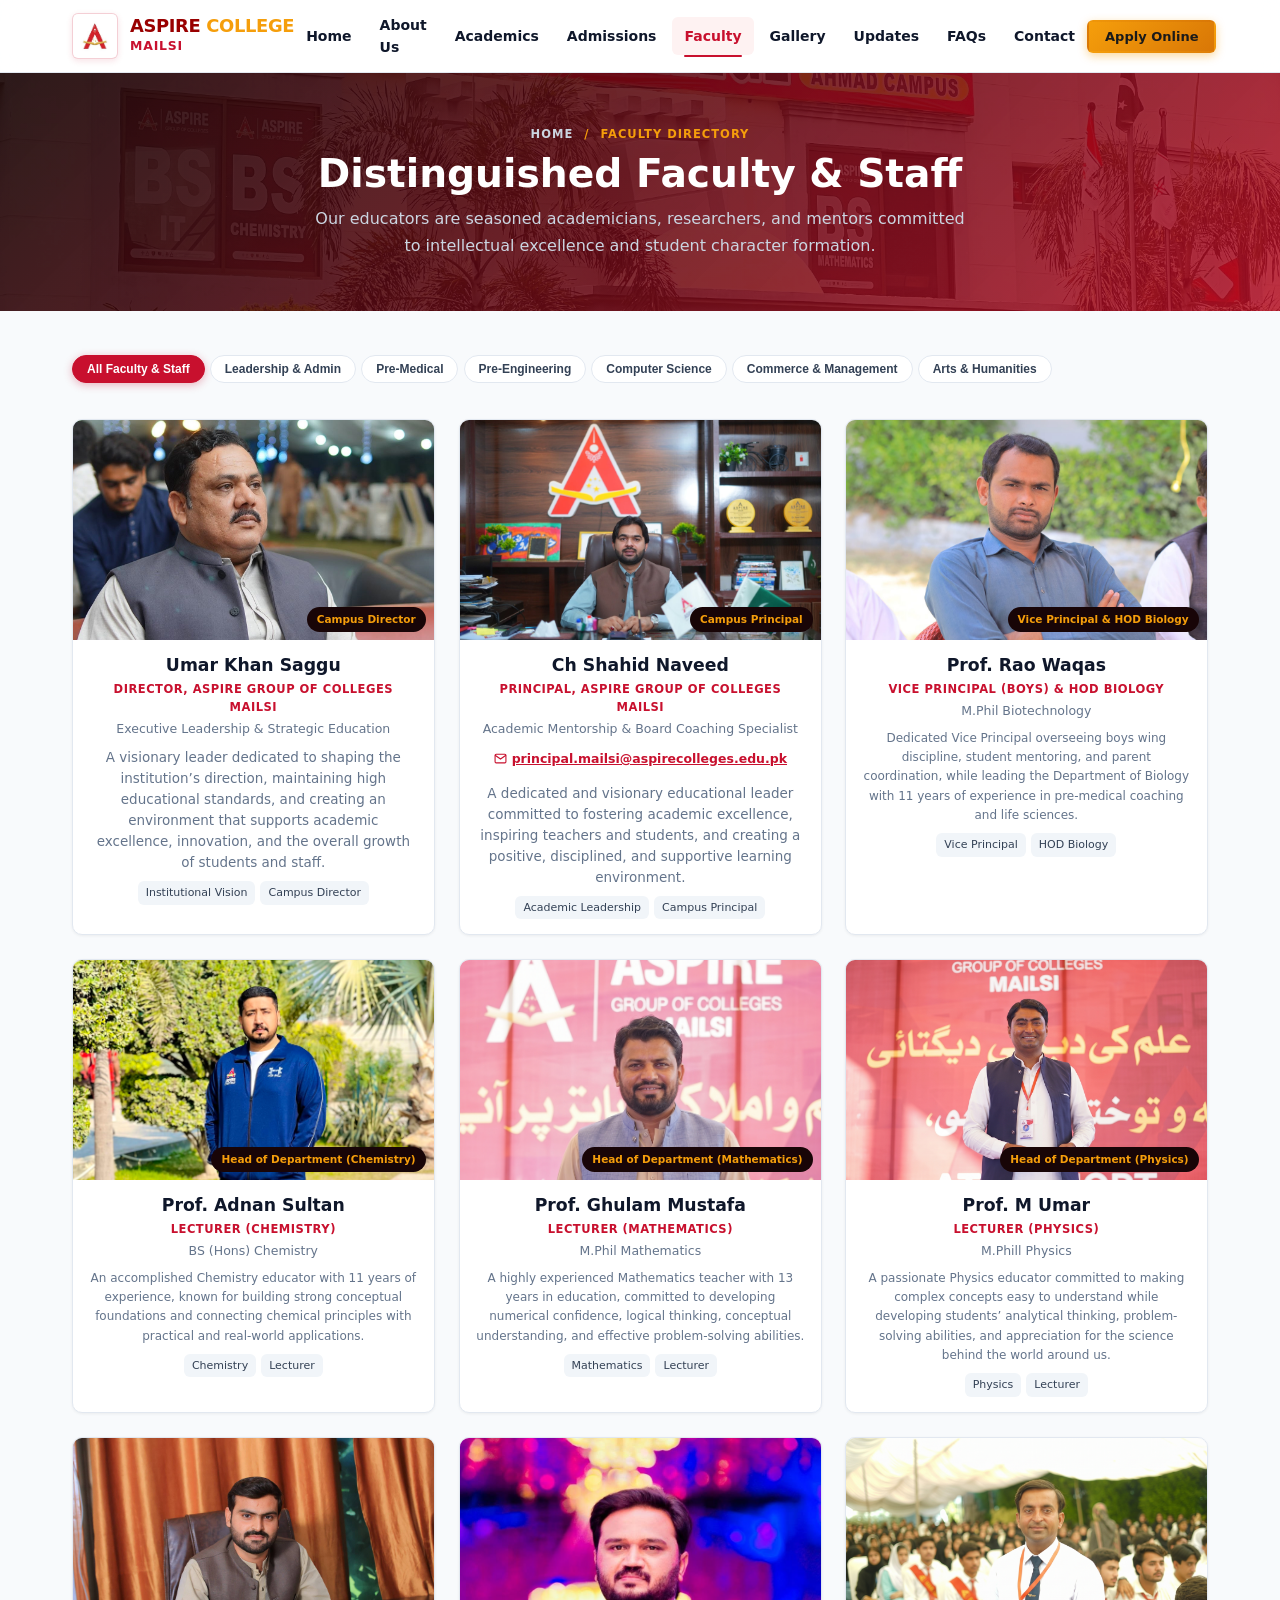
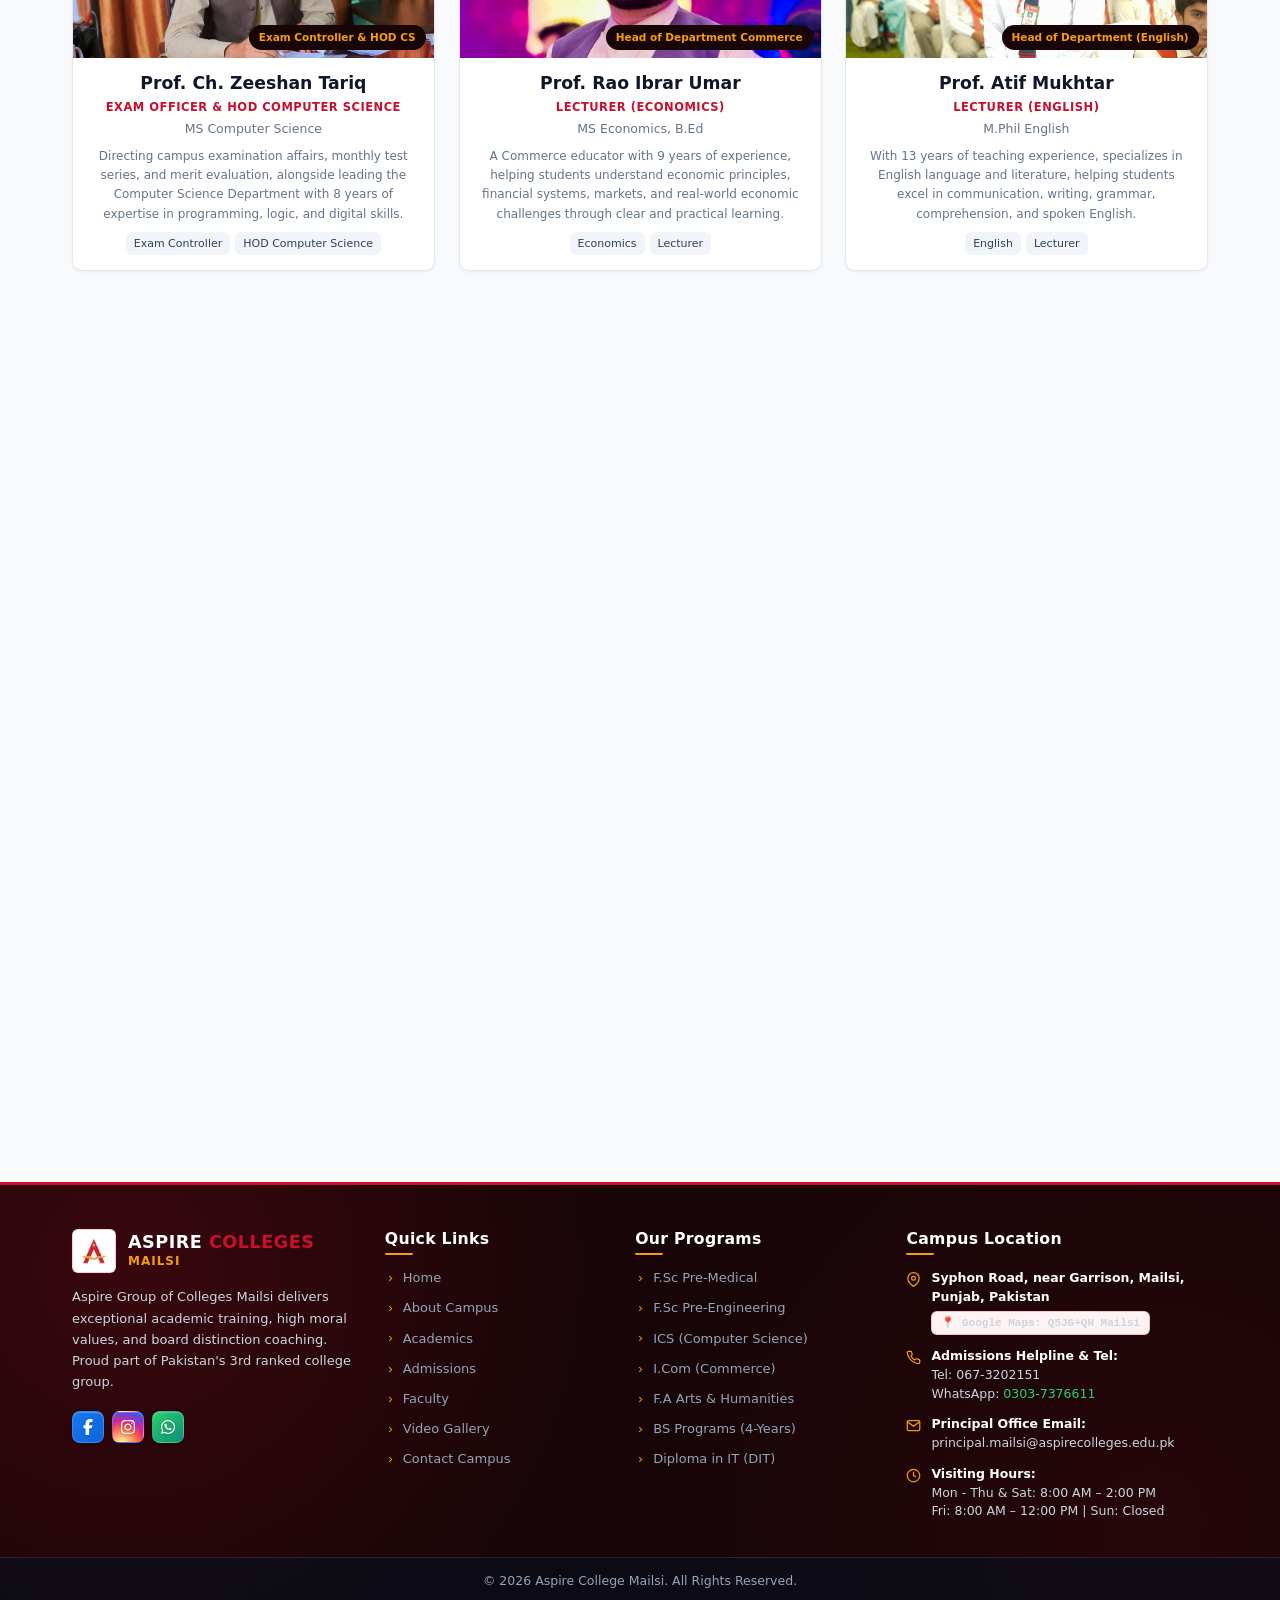
<file: staff.html>
<!DOCTYPE html>
<html lang="en">
<head>
  <meta charset="UTF-8">
  <meta name="viewport" content="width=device-width, initial-scale=1.0">
  <title>Staff & Faculty Directory | Aspire Group of Colleges Mailsi</title>
  <meta name="description" content="Meet the distinguished faculty and experienced academic staff at Aspire Group of Colleges Mailsi. M.Phil & Ph.D. subject specialists.">

  <!-- Style Sheets -->
  <link rel="stylesheet" href="css/variables.css">
  <link rel="stylesheet" href="css/base.css">
  <link rel="stylesheet" href="css/navbar.css">
  <link rel="stylesheet" href="css/footer.css">
  <link rel="stylesheet" href="css/components.css">
  <link rel="stylesheet" href="css/animations.css">

  <style>
    .page-hero {
      background: linear-gradient(135deg, rgba(24, 5, 7, 0.90) 0%, rgba(180, 10, 35, 0.82) 100%),
                  url('images/campus-building.jpg') center/cover no-repeat;
      padding: 3.25rem 0;
      color: #ffffff;
      text-align: center;
    }

    .page-hero h1 {
      color: #ffffff;
      font-size: clamp(1.85rem, 3.5vw, 2.45rem);
      margin-bottom: 8px;
    }

    @media (max-width: 991px) {
      .page-hero {
        padding: 2.5rem 0;
      }
      .page-hero h1 {
        font-size: clamp(1.5rem, 3.2vw, 1.95rem);
      }
    }

    @media (max-width: 768px) {
      .page-hero {
        padding: 1.75rem 0;
      }
      .page-hero h1 {
        font-size: clamp(1.35rem, 4.8vw, 1.65rem);
        margin-bottom: 6px;
      }
      .breadcrumb {
        font-size: 10.5px;
      }
    }

    .breadcrumb {
      display: flex;
      justify-content: center;
      gap: 6px;
      font-size: 11.5px;
      color: var(--color-gold);
      text-transform: uppercase;
      font-weight: 700;
      letter-spacing: 1px;
      margin-bottom: 6px;
    }

    .breadcrumb a { color: #cbd5e1; }
  </style>
</head>
<body>

  <!-- Header -->
  <header class="main-header">
    <div class="container header-inner">
      <a href="index.html" class="header-brand">
        <div class="brand-crest">
          <img src="images/aspire-logo.png" alt="Aspire Logo">
        </div>
        <div class="brand-text">
          <div class="brand-name">ASPIRE <span>COLLEGE</span></div>
          <div class="brand-campus">Mailsi</div>
        </div>
      </a>

      <nav class="nav-menu" aria-label="Main Navigation">
        <a href="index.html" class="nav-link">Home</a>
        <a href="about.html" class="nav-link">About Us</a>
        <a href="academics.html" class="nav-link">Academics</a>
        <a href="admissions.html" class="nav-link">Admissions</a>
        <a href="staff.html" class="nav-link active">Faculty</a>
        <a href="gallery.html" class="nav-link">Gallery</a>
        <a href="updates.html" class="nav-link">Updates</a>
        <a href="help.html" class="nav-link">FAQs</a>
        <a href="contact.html" class="nav-link">Contact</a>
      </nav>

      <div class="header-actions">
        <a href="admissions.html" class="btn btn-gold btn-sm btn-apply-pulse">Apply Online</a>
        <button class="mobile-toggle" aria-label="Toggle navigation menu">
          <span></span><span></span><span></span>
        </button>
      </div>
    </div>
  </header>

  <!-- Mobile Drawer -->
  <div class="mobile-drawer-overlay"></div>
  <aside class="mobile-drawer">
    <div class="mobile-drawer-header">
      <div class="brand-name" style="font-size: 1rem;">ASPIRE <span>MAILSI</span></div>
      <button class="drawer-close-btn" aria-label="Close menu">&times;</button>
    </div>
    <nav class="mobile-drawer-nav">
      <a href="index.html" class="mobile-nav-link">Home</a>
      <a href="about.html" class="mobile-nav-link">About Us</a>
      <a href="academics.html" class="mobile-nav-link">Academics</a>
      <a href="admissions.html" class="mobile-nav-link">Admissions</a>
      <a href="staff.html" class="mobile-nav-link active">Faculty</a>
      <a href="gallery.html" class="mobile-nav-link">Gallery</a>
      <a href="updates.html" class="mobile-nav-link">Updates</a>
      <a href="help.html" class="mobile-nav-link">FAQs</a>
      <a href="contact.html" class="mobile-nav-link">Contact Us</a>
    </nav>
  </aside>

  <!-- Page Hero -->
  <section class="page-hero">
    <div class="container">
      <div class="breadcrumb">
        <a href="index.html">Home</a> &nbsp;/&nbsp; <span>Faculty Directory</span>
      </div>
      <h1 class="reveal">Distinguished Faculty & Staff</h1>
      <p class="section-description" style="color: #cbd5e1; max-width: 650px; margin: 0 auto;" class="reveal delay-100">
        Our educators are seasoned academicians, researchers, and mentors committed to intellectual excellence and student character formation.
      </p>
    </div>
  </section>

  <!-- Faculty Directory Section -->
  <section class="section">
    <div class="container">

      <!-- Filter Buttons -->
      <div class="filter-wrapper reveal" style="margin-bottom: var(--space-2xl);">
        <button class="filter-btn active faculty-filter-btn" data-filter="all">All Faculty & Staff</button>
        <button class="filter-btn faculty-filter-btn" data-filter="admin">Leadership & Admin</button>
        <button class="filter-btn faculty-filter-btn" data-filter="medical">Pre-Medical</button>
        <button class="filter-btn faculty-filter-btn" data-filter="engineering">Pre-Engineering</button>
        <button class="filter-btn faculty-filter-btn" data-filter="computer">Computer Science</button>
        <button class="filter-btn faculty-filter-btn" data-filter="commerce">Commerce & Management</button>
        <button class="filter-btn faculty-filter-btn" data-filter="arts">Arts & Humanities</button>
      </div>

      <!-- Faculty Cards Grid -->
      <div class="grid grid-3" id="facultyGrid">

        <!-- 1. Campus Director -->
        <div class="faculty-card faculty-card-item reveal" data-category="admin">
          <div class="faculty-img-wrap">
            <img src="images/director.jpg" alt="Umar Khan Saggu Director" class="faculty-img" style="object-fit: cover; object-position: center 25%;" loading="lazy">
            <span class="faculty-dept-badge">Campus Director</span>
          </div>
          <div class="faculty-info">
            <h3 class="faculty-name">Umar Khan Saggu</h3>
            <div class="faculty-role">Director, Aspire Group of Colleges Mailsi</div>
            <div class="faculty-qualification">Executive Leadership & Strategic Education</div>
            <p class="card-text" style="font-size: 13.5px; line-height: 1.55; margin-bottom: var(--space-sm);">A visionary leader dedicated to shaping the institution’s direction, maintaining high educational standards, and creating an environment that supports academic excellence, innovation, and the overall growth of students and staff.</p>
            <div class="faculty-meta-tags">
              <span class="faculty-tag">Institutional Vision</span>
              <span class="faculty-tag">Campus Director</span>
            </div>
          </div>
        </div>

        <!-- 2. Campus Principal -->
        <div class="faculty-card faculty-card-item reveal delay-100" data-category="admin">
          <div class="faculty-img-wrap">
            <img src="images/principal.jpg" alt="Ch Shahid Naveed Principal" class="faculty-img" style="object-fit: cover; object-position: top;">
            <span class="faculty-dept-badge">Campus Principal</span>
          </div>
          <div class="faculty-info">
            <h3 class="faculty-name">Ch Shahid Naveed</h3>
            <div class="faculty-role">Principal, Aspire Group of Colleges Mailsi</div>
            <div class="faculty-qualification">Academic Mentorship & Board Coaching Specialist</div>
            <div style="margin: 6px 0 10px;">
              <a href="mailto:principal.mailsi@aspirecolleges.edu.pk" style="display: inline-flex; align-items: center; gap: 5px; color: var(--color-primary); font-weight: 700; font-size: 12.5px; text-decoration: underline; word-break: break-all;">
                <svg width="13" height="13" viewBox="0 0 24 24" fill="none" stroke="currentColor" stroke-width="2"><path d="M4 4h16c1.1 0 2 .9 2 2v12c0 1.1-.9 2-2 2H4c-1.1 0-2-.9-2-2V6c0-1.1.9-2 2-2z"></path><polyline points="22,6 12,13 2,6"></polyline></svg>
                principal.mailsi@aspirecolleges.edu.pk
              </a>
            </div>
            <p class="card-text" style="font-size: 13.5px; line-height: 1.55; margin-bottom: var(--space-sm);">A dedicated and visionary educational leader committed to fostering academic excellence, inspiring teachers and students, and creating a positive, disciplined, and supportive learning environment.</p>
            <div class="faculty-meta-tags">
              <span class="faculty-tag">Academic Leadership</span>
              <span class="faculty-tag">Campus Principal</span>
            </div>
          </div>
        </div>

        <!-- 3. Vice Principal & HOD Biology -->
        <div class="faculty-card faculty-card-item reveal delay-100" data-category="admin medical">
          <div class="faculty-img-wrap">
            <img src="images/waqas-rao.jpg" alt="Prof. Rao Waqas Vice Principal and HOD Biology" class="faculty-img" style="object-fit: cover; object-position: center 20%;" loading="lazy">
            <span class="faculty-dept-badge">Vice Principal &amp; HOD Biology</span>
          </div>
          <div class="faculty-info">
            <h3 class="faculty-name">Prof. Rao Waqas</h3>
            <div class="faculty-role">Vice Principal (Boys) &amp; HOD Biology</div>
            <div class="faculty-qualification">M.Phil Biotechnology</div>
            <p class="card-text" style="font-size: 12px; margin-bottom: var(--space-sm);">Dedicated Vice Principal overseeing boys wing discipline, student mentoring, and parent coordination, while leading the Department of Biology with 11 years of experience in pre-medical coaching and life sciences.</p>
            <div class="faculty-meta-tags">
              <span class="faculty-tag">Vice Principal</span>
              <span class="faculty-tag">HOD Biology</span>
            </div>
          </div>
        </div>

        <!-- 4. Chemistry Specialist -->
        <div class="faculty-card faculty-card-item reveal delay-200" data-category="medical engineering">
          <div class="faculty-img-wrap">
            <img src="images/m-adnan-sultan.jpg" alt="Prof. Adnan Sultan" class="faculty-img" style="object-fit: cover; object-position: center 20%;">
            <span class="faculty-dept-badge">Head of Department (Chemistry)</span>
          </div>
          <div class="faculty-info">
            <h3 class="faculty-name">Prof. Adnan Sultan</h3>
            <div class="faculty-role">Lecturer (Chemistry)</div>
            <div class="faculty-qualification">BS (Hons) Chemistry</div>
            <p class="card-text" style="font-size: 12px; margin-bottom: var(--space-sm);">An accomplished Chemistry educator with 11 years of experience, known for building strong conceptual foundations and connecting chemical principles with practical and real-world applications.</p>
            <div class="faculty-meta-tags">
              <span class="faculty-tag">Chemistry</span>
              <span class="faculty-tag">Lecturer</span>
            </div>
          </div>
        </div>

        <!-- 5. Mathematics Specialist -->
        <div class="faculty-card faculty-card-item reveal delay-100" data-category="engineering computer">
          <div class="faculty-img-wrap">
            <img src="images/ghulam-mustafa.jpg" alt="Prof. Ghulam Mustafa" class="faculty-img" style="object-fit: cover; object-position: center 20%;">
            <span class="faculty-dept-badge">Head of Department (Mathematics)</span>
          </div>
          <div class="faculty-info">
            <h3 class="faculty-name">Prof. Ghulam Mustafa</h3>
            <div class="faculty-role">Lecturer (Mathematics)</div>
            <div class="faculty-qualification">M.Phil Mathematics</div>
            <p class="card-text" style="font-size: 12px; margin-bottom: var(--space-sm);">A highly experienced Mathematics teacher with 13 years in education, committed to developing numerical confidence, logical thinking, conceptual understanding, and effective problem-solving abilities.</p>
            <div class="faculty-meta-tags">
              <span class="faculty-tag">Mathematics</span>
              <span class="faculty-tag">Lecturer</span>
            </div>
          </div>
        </div>

        <!-- 6. Physics Specialist -->
        <div class="faculty-card faculty-card-item reveal delay-200" data-category="engineering medical computer">
          <div class="faculty-img-wrap">
            <img src="images/m-umar.jpg" alt="Prof. M Umar" class="faculty-img" style="object-fit: cover; object-position: center 20%;">
            <span class="faculty-dept-badge">Head of Department (Physics)</span>
          </div>
          <div class="faculty-info">
            <h3 class="faculty-name">Prof. M Umar</h3>
            <div class="faculty-role">Lecturer (Physics)</div>
            <div class="faculty-qualification">M.Phill Physics</div>
            <p class="card-text" style="font-size: 12px; margin-bottom: var(--space-sm);">A passionate Physics educator committed to making complex concepts easy to understand while developing students’ analytical thinking, problem-solving abilities, and appreciation for the science behind the world around us.</p>
            <div class="faculty-meta-tags">
              <span class="faculty-tag">Physics</span>
              <span class="faculty-tag">Lecturer</span>
            </div>
          </div>
        </div>

        <!-- 7. Computer Science HOD & Exam Controller -->
        <div class="faculty-card faculty-card-item reveal delay-300" data-category="admin computer">
          <div class="faculty-img-wrap">
            <img src="images/zeeshan-tariq.jpg" alt="Prof. Ch. Zeeshan Tariq Exam Controller and HOD Computer Science" class="faculty-img" style="object-fit: cover; object-position: center 20%;" loading="lazy">
            <span class="faculty-dept-badge">Exam Controller &amp; HOD CS</span>
          </div>
          <div class="faculty-info">
            <h3 class="faculty-name">Prof. Ch. Zeeshan Tariq</h3>
            <div class="faculty-role">Exam Officer &amp; HOD Computer Science</div>
            <div class="faculty-qualification">MS Computer Science</div>
            <p class="card-text" style="font-size: 12px; margin-bottom: var(--space-sm);">Directing campus examination affairs, monthly test series, and merit evaluation, alongside leading the Computer Science Department with 8 years of expertise in programming, logic, and digital skills.</p>
            <div class="faculty-meta-tags">
              <span class="faculty-tag">Exam Controller</span>
              <span class="faculty-tag">HOD Computer Science</span>
              </div>
          </div>
        </div>


        <!-- 8. Economics Lecturer -->
        <div class="faculty-card faculty-card-item reveal delay-200" data-category="commerce arts computer">
          <div class="faculty-img-wrap">
            <img src="images/ibrar-umar.jpg" alt="Prof. Rao Ibrar Umar" class="faculty-img" style="object-fit: cover; object-position: center 20%;">
            <span class="faculty-dept-badge">Head of Department Commerce</span>
          </div>
          <div class="faculty-info">
            <h3 class="faculty-name">Prof. Rao Ibrar Umar</h3>
            <div class="faculty-role">Lecturer (Economics)</div>
            <div class="faculty-qualification">MS Economics, B.Ed</div>
            <p class="card-text" style="font-size: 12px; margin-bottom: var(--space-sm);">A Commerce educator with 9 years of experience, helping students understand economic principles, financial systems, markets, and real-world economic challenges through clear and practical learning.</p>
            <div class="faculty-meta-tags">
              <span class="faculty-tag">Economics</span>
              <span class="faculty-tag">Lecturer</span>
            </div>
          </div>
        </div>

        <!-- 9. English Lecturer -->
        <div class="faculty-card faculty-card-item reveal delay-200" data-category="arts">
          <div class="faculty-img-wrap">
            <img src="images/atif-mukhtar.jpg" alt="Prof. Atif Mukhtar" class="faculty-img" style="object-fit: cover; object-position: center 20%;">
            <span class="faculty-dept-badge">Head of Department (English)</span>
          </div>
          <div class="faculty-info">
            <h3 class="faculty-name">Prof. Atif Mukhtar</h3>
            <div class="faculty-role">Lecturer (English)</div>
            <div class="faculty-qualification">M.Phil English</div>
            <p class="card-text" style="font-size: 12px; margin-bottom: var(--space-sm);">With 13 years of teaching experience, specializes in English language and literature, helping students excel in communication, writing, grammar, comprehension, and spoken English.</p>
            <div class="faculty-meta-tags">
              <span class="faculty-tag">English</span>
              <span class="faculty-tag">Lecturer</span>
            </div>
          </div>
        </div>

        <!-- 10. Urdu Lecturer -->
        <div class="faculty-card faculty-card-item reveal delay-200" data-category="arts">
          <div class="faculty-img-wrap">
            <img src="images/avatar-female.svg" alt="Prof. Farzana Saeed" class="faculty-img" style="object-fit: contain; padding: 12px;">
            <span class="faculty-dept-badge">Head of Department (Urdu)</span>
          </div>
          <div class="faculty-info">
            <h3 class="faculty-name">Prof. Farzana Saeed</h3>
            <div class="faculty-role">Lecturer (Urdu)</div>
            <div class="faculty-qualification">M.Phil Urdu</div>
            <p class="card-text" style="font-size: 12px; margin-bottom: var(--space-sm);">A seasoned Urdu educator with 13 years of experience, passionate about developing strong language skills, literary appreciation, creative expression, and confident communication.</p>
            <div class="faculty-meta-tags">
              <span class="faculty-tag">Urdu</span>
              <span class="faculty-tag">Lecturer</span>
            </div>
          </div>
        </div>

        <!-- 11. Pak Study Lecturer -->
        <div class="faculty-card faculty-card-item reveal delay-200" data-category="arts">
          <div class="faculty-img-wrap">
            <img src="images/nadeem-abbas.jpg" alt="Prof. Nadeem Abbas" class="faculty-img" style="object-fit: cover; object-position: center 20%;">
            <span class="faculty-dept-badge">Head of Department (Pak Study)</span>
          </div>
          <div class="faculty-info">
            <h3 class="faculty-name">Prof. Nadeem Abbas</h3>
            <div class="faculty-role">Lecturer (Pak Study)</div>
            <div class="faculty-qualification">M.A Pakistan Studies</div>
            <p class="card-text" style="font-size: 12px; margin-bottom: var(--space-sm);">A veteran Pakistan Studies educator with 16 years of experience, bringing history, geography, culture, constitutional knowledge, and national affairs to life through meaningful learning.</p>
            <div class="faculty-meta-tags">
              <span class="faculty-tag">Pak Study</span>
              <span class="faculty-tag">Lecturer</span>
            </div>
          </div>
        </div>

        <!-- 12. Islamiat Lecturer -->
        <div class="faculty-card faculty-card-item reveal delay-200" data-category="arts">
          <div class="faculty-img-wrap">
            <img src="images/m-jabbar.jpg" alt="Prof. Abdul Jabbar" class="faculty-img" style="object-fit: cover; object-position: center 20%;">
            <span class="faculty-dept-badge">Head of Department (Islamiyat)</span>
          </div>
          <div class="faculty-info">
            <h3 class="faculty-name">Prof. Abdul Jabbar</h3>
            <div class="faculty-role">Lecturer (Islamiyat)</div>
            <div class="faculty-qualification">M.A Islamic Studies</div>
            <p class="card-text" style="font-size: 12px; margin-bottom: var(--space-sm);">An experienced Islamiat teacher with 8 years of teaching expertise, emphasizing Quranic teachings, Seerah, Islamic values, ethics, and character development.</p>
            <div class="faculty-meta-tags">
              <span class="faculty-tag">Islamiyat</span>
              <span class="faculty-tag">Lecturer</span>
            </div>
          </div>
        </div>

        <!-- 13. Student Affairs & Admissions Officer -->
        <div class="faculty-card faculty-card-item reveal delay-300" data-category="admin">
          <div class="faculty-img-wrap">
            <img src="images/avatar-female.svg" alt="Madam Ghazala Student Affairs" class="faculty-img" style="object-fit: contain; padding: 12px;">
            <span class="faculty-dept-badge">Admissions Officer</span>
          </div>
          <div class="faculty-info">
            <h3 class="faculty-name">Madam Ghazala</h3>
            <!-- <div class="faculty-role">Student Affairs & Admission Officer</div> -->
            <!-- <div class="faculty-qualification">MBA Public Administration</div> -->
            <p class="card-text" style="font-size: 12px; margin-bottom: var(--space-sm);">Guiding prospective students and parents through college admissions, merit and kinship scholarship programs, transport routes, and campus student affairs coordination.</p>
            <div class="faculty-meta-tags">
              <span class="faculty-tag">Admissions</span>
              <span class="faculty-tag">Student Affairs</span>
            </div>
          </div>
        </div>

        <!-- 14. Admissions Desk Coordinator -->
        <div class="faculty-card faculty-card-item reveal delay-300" data-category="admin">
          <div class="faculty-img-wrap">
            <img src="images/avatar-female.svg" alt="Madam Komal Admissions Desk" class="faculty-img" style="object-fit: contain; padding: 12px;">
            <span class="faculty-dept-badge">Admissions Desk</span>
          </div>
          <div class="faculty-info">
            <h3 class="faculty-name">Madam Komal</h3>
            <!-- <div class="faculty-role">Student Affairs & Admissions Desk</div> -->
            <!-- <div class="faculty-qualification">MBA Public Administration</div> -->
            <p class="card-text" style="font-size: 12px; margin-bottom: var(--space-sm);">Providing frontline student support, prospectus distribution, enrollment guidance, documentation verification, and daily admissions helpline assistance.</p>
            <div class="faculty-meta-tags">
              <span class="faculty-tag">Admissions Desk</span>
              <span class="faculty-tag">Student Support</span>
            </div>
          </div>
        </div>

      </div>

    </div>
  </section>


  <!-- Footer -->
  <footer class="site-footer">
    <div class="container footer-top">
      <div class="footer-grid">
        <!-- Col 1: Brand & About -->
        <div class="footer-col-about">
          <a href="index.html" class="footer-brand">
            <div class="brand-crest" style="width: 44px; height: 44px;">
              <img src="images/aspire-logo.png" alt="Aspire Group of Colleges Logo">
            </div>
            <div class="brand-text">
              <div class="brand-name">ASPIRE <span>COLLEGES</span></div>
              <div class="brand-campus">Mailsi</div>
            </div>
          </a>
          <p class="footer-desc">
            Aspire Group of Colleges Mailsi delivers exceptional academic training, high moral values, and board distinction coaching. Proud part of Pakistan's 3rd ranked college group.
          </p>
          <div class="social-links">
            <a href="https://www.facebook.com/p/Aspire-College-Mailsi-100057492817780/" target="_blank" rel="noopener noreferrer" class="social-btn social-fb" title="Facebook">
              <svg viewBox="0 0 320 512" aria-hidden="true"><path fill="currentColor" d="M80 299.3V512H196V299.3h86.5l18-97.8H196V166.9c0-51.7 20.3-71.5 72.7-71.5c16.3 0 29.4 .4 37 1.2V7.9C291.4 4 256.4 0 236.2 0C129.3 0 80 50.5 80 159.4v42.1H14v97.8H80z"/></svg>
            </a>
            <a href="https://www.instagram.com/aspirecollegemailsiofficial/" target="_blank" rel="noopener noreferrer" class="social-btn social-insta" title="Instagram">
              <svg viewBox="0 0 448 512" aria-hidden="true"><path fill="currentColor" d="M224.1 141c-63.6 0-114.9 51.3-114.9 114.9s51.3 114.9 114.9 114.9S339 319.5 339 255.9 287.7 141 224.1 141zm0 189.6c-41.1 0-74.7-33.5-74.7-74.7s33.5-74.7 74.7-74.7 74.7 33.5 74.7 74.7-33.6 74.7-74.7 74.7zm146.4-194.3c0 14.9-12 26.8-26.8 26.8-14.9 0-26.8-12-26.8-26.8s12-26.8 26.8-26.8 26.8 12 26.8 26.8zm76.1 27.2c-1.7-35.9-9.9-67.7-36.2-93.9-26.2-26.2-58-34.4-93.9-36.2-37-2.1-147.9-2.1-184.9 0-35.8 1.7-67.6 9.9-93.9 36.1s-34.4 58-36.2 93.9c-2.1 37-2.1 147.9 0 184.9 1.7 35.9 9.9 67.7 36.2 93.9s58 34.4 93.9 36.2c37 2.1 147.9 2.1 184.9 0 35.9-1.7 67.7-9.9 93.9-36.2 26.2-26.2 34.4-58 36.2-93.9 2.1-37 2.1-147.8 0-184.8zM398.8 388c-7.8 19.6-22.9 34.7-42.6 42.6-29.5 11.7-99.5 9-132.1 9s-102.7 2.6-132.1-9c-19.6-7.8-34.7-22.9-42.6-42.6-11.7-29.5-9-99.5-9-132.1s-2.6-102.7 9-132.1c7.8-19.6 22.9-34.7 42.6-42.6 29.5-11.7 99.5-9 132.1-9s102.7-2.6 132.1 9c19.6 7.8 34.7 22.9 42.6 42.6 11.7 29.5 9 99.5 9 132.1s2.7 102.7-9 132.1z"/></svg>
            </a>
            <a href="https://api.whatsapp.com/send?phone=923037376611" target="_blank" rel="noopener noreferrer" class="social-btn social-wa" title="WhatsApp Helpline">
              <svg viewBox="0 0 448 512" aria-hidden="true"><path fill="currentColor" d="M380.9 97.1C339 55.1 283.2 32 223.9 32c-122.4 0-222 99.6-222 222 0 39.1 10.2 77.3 29.6 111L0 480l117.7-30.9c32.4 17.7 68.9 27 106.1 27h.1c122.3 0 224.1-99.6 224.1-222 0-59.3-25.2-115-67.1-157zm-157 341.6c-33.2 0-65.7-8.9-94-25.7l-6.7-4-69.8 18.3L72 359.2l-4.4-7c-18.5-29.4-28.2-63.3-28.2-98.2 0-101.7 82.8-184.5 184.6-184.5 49.3 0 95.6 19.2 130.4 54.1 34.8 34.9 56.2 81.2 56.1 130.5 0 101.8-84.9 184.6-186.6 184.6zm101.2-138.2c-5.5-2.8-32.8-16.2-37.9-18-5.1-1.9-8.8-2.8-12.5 2.8-3.7 5.6-14.3 18-17.6 21.8-3.2 3.7-6.5 4.2-12 1.4-32.6-16.3-54-29.1-75.5-66-5.7-9.8 5.7-9.1 16.3-30.3 1.8-3.7.9-6.9-.5-9.7-1.4-2.8-12.5-30.1-17.1-41.2-4.5-10.8-9.1-9.3-12.5-9.5-3.2-.2-6.9-.2-10.6-.2-3.7 0-9.7 1.4-14.8 6.9-5.1 5.6-19.4 19-19.4 46.3 0 27.3 19.9 53.7 22.6 57.4 2.8 3.7 39.1 59.7 94.8 83.8 35.2 15.2 49 16.5 66.6 13.9 10.7-1.6 32.8-13.4 37.4-26.4 4.6-13 4.6-24.1 3.2-26.4-1.3-2.5-5-3.9-10.5-6.6z"/></svg>
            </a>
          </div>
        </div>

        <!-- Col 2: Quick Links -->
        <div>
          <h3 class="footer-heading">Quick Links</h3>
          <ul class="footer-links">
            <li class="footer-link-item"><a href="index.html"><svg viewBox="0 0 24 24" fill="currentColor"><path d="M8.59 16.59L13.17 12 8.59 7.41 10 6l6 6-6 6-1.41-1.41z"/></svg>Home</a></li>
            <li class="footer-link-item"><a href="about.html"><svg viewBox="0 0 24 24" fill="currentColor"><path d="M8.59 16.59L13.17 12 8.59 7.41 10 6l6 6-6 6-1.41-1.41z"/></svg>About Campus</a></li>
            <li class="footer-link-item"><a href="academics.html"><svg viewBox="0 0 24 24" fill="currentColor"><path d="M8.59 16.59L13.17 12 8.59 7.41 10 6l6 6-6 6-1.41-1.41z"/></svg>Academics</a></li>
            <li class="footer-link-item"><a href="admissions.html"><svg viewBox="0 0 24 24" fill="currentColor"><path d="M8.59 16.59L13.17 12 8.59 7.41 10 6l6 6-6 6-1.41-1.41z"/></svg>Admissions</a></li>
            <li class="footer-link-item"><a href="staff.html"><svg viewBox="0 0 24 24" fill="currentColor"><path d="M8.59 16.59L13.17 12 8.59 7.41 10 6l6 6-6 6-1.41-1.41z"/></svg>Faculty</a></li>
            <li class="footer-link-item"><a href="gallery.html"><svg viewBox="0 0 24 24" fill="currentColor"><path d="M8.59 16.59L13.17 12 8.59 7.41 10 6l6 6-6 6-1.41-1.41z"/></svg>Video Gallery</a></li>
            <li class="footer-link-item"><a href="contact.html"><svg viewBox="0 0 24 24" fill="currentColor"><path d="M8.59 16.59L13.17 12 8.59 7.41 10 6l6 6-6 6-1.41-1.41z"/></svg>Contact Campus</a></li>
          </ul>
        </div>

        <!-- Col 3: Academic Programs -->
        <div>
          <h3 class="footer-heading">Our Programs</h3>
          <ul class="footer-links">
            <li class="footer-link-item"><a href="academics.html"><svg viewBox="0 0 24 24" fill="currentColor"><path d="M8.59 16.59L13.17 12 8.59 7.41 10 6l6 6-6 6-1.41-1.41z"/></svg>F.Sc Pre-Medical</a></li>
            <li class="footer-link-item"><a href="academics.html"><svg viewBox="0 0 24 24" fill="currentColor"><path d="M8.59 16.59L13.17 12 8.59 7.41 10 6l6 6-6 6-1.41-1.41z"/></svg>F.Sc Pre-Engineering</a></li>
            <li class="footer-link-item"><a href="academics.html"><svg viewBox="0 0 24 24" fill="currentColor"><path d="M8.59 16.59L13.17 12 8.59 7.41 10 6l6 6-6 6-1.41-1.41z"/></svg>ICS (Computer Science)</a></li>
            <li class="footer-link-item"><a href="academics.html"><svg viewBox="0 0 24 24" fill="currentColor"><path d="M8.59 16.59L13.17 12 8.59 7.41 10 6l6 6-6 6-1.41-1.41z"/></svg>I.Com (Commerce)</a></li>
            <li class="footer-link-item"><a href="academics.html"><svg viewBox="0 0 24 24" fill="currentColor"><path d="M8.59 16.59L13.17 12 8.59 7.41 10 6l6 6-6 6-1.41-1.41z"/></svg>F.A Arts & Humanities</a></li>
            <li class="footer-link-item"><a href="academics.html"><svg viewBox="0 0 24 24" fill="currentColor"><path d="M8.59 16.59L13.17 12 8.59 7.41 10 6l6 6-6 6-1.41-1.41z"/></svg>BS Programs (4-Years)</a></li>
            <li class="footer-link-item"><a href="academics.html"><svg viewBox="0 0 24 24" fill="currentColor"><path d="M8.59 16.59L13.17 12 8.59 7.41 10 6l6 6-6 6-1.41-1.41z"/></svg>Diploma in IT (DIT)</a></li>
          </ul>
        </div>

        <!-- Col 4: Campus Location & Contact -->
        <div>
          <h3 class="footer-heading">Campus Location</h3>
          <div class="footer-contact-list">
            <div class="footer-contact-item">
              <svg viewBox="0 0 24 24" fill="none" stroke="currentColor" stroke-width="2"><path d="M21 10c0 7-9 13-9 13s-9-6-9-13a9 9 0 0 1 18 0z"></path><circle cx="12" cy="10" r="3"></circle></svg>
              <div>
                <strong>Syphon Road, near Garrison, Mailsi, Punjab, Pakistan</strong>
                <div><a href="https://www.google.com/maps/place/ASPIRE+COLLEGE+MAILSI/@29.7819947,72.1758273,19.19z/data=!4m14!1m7!3m6!1s0x393c8f36699b746b:0xa9727dcd958ebd5!2sASPIRE+COLLEGE+MAILSI!8m2!3d29.7818991!4d72.176424!16s%2Fg%2F11j7vnq01x!3m5!1s0x393c8f36699b746b:0xa9727dcd958ebd5!8m2!3d29.7818991!4d72.176424!16s%2Fg%2F11j7vnq01x?entry=ttu&g_ep=EgoyMDI2MDkwOS4wIKXMDSoASAFQAw%3D%3D" target="_blank" rel="noopener noreferrer" class="footer-plus-code" title="Open Aspire College Mailsi on Google Maps">📍 Google Maps: Q5JG+QH Mailsi</a></div>
              </div>
            </div>
            <div class="footer-contact-item">
              <svg viewBox="0 0 24 24" fill="none" stroke="currentColor" stroke-width="2"><path d="M22 16.92v3a2 2 0 0 1-2.18 2 19.79 19.79 0 0 1-8.63-3.07 19.5 19.5 0 0 1-6-6 19.79 19.79 0 0 1-3.07-8.67A2 2 0 0 1 4.11 2h3a2 2 0 0 1 2 1.72 12.84 12.84 0 0 0 .7 2.81 2 2 0 0 1-.45 2.11L8.09 9.91a16 16 0 0 0 6 6l1.27-1.27a2 2 0 0 1 2.11-.45 12.84 12.84 0 0 0 2.81.7A2 2 0 0 1 22 16.92z"></path></svg>
              <div>
                <strong>Admissions Helpline & Tel:</strong><br>
                Tel: </span><a href="tel:0673202151">067-3202151</a> <br> <span>WhatsApp:<a href="https://api.whatsapp.com/send?phone=923037376611" target="_blank" rel="noopener" style="color: #25d366;"> 0303-7376611</a>
              </div>
            </div>
            <div class="footer-contact-item">
              <svg viewBox="0 0 24 24" fill="none" stroke="currentColor" stroke-width="2"><path d="M4 4h16c1.1 0 2 .9 2 2v12c0 1.1-.9 2-2 2H4c-1.1 0-2-.9-2-2V6c0-1.1.9-2 2-2z"></path><polyline points="22,6 12,13 2,6"></polyline></svg>
              <div>
                <strong>Principal Office Email:</strong><br>
                <a href="mailto:principal.mailsi@aspirecolleges.edu.pk">principal.mailsi@aspirecolleges.edu.pk</a>
              </div>
            </div>
            <div class="footer-contact-item">
              <svg viewBox="0 0 24 24" fill="none" stroke="currentColor" stroke-width="2"><circle cx="12" cy="12" r="10"></circle><polyline points="12 6 12 12 16 14"></polyline></svg>
              <div>
                <strong>Visiting Hours:</strong><br>
                Mon - Thu & Sat: 8:00 AM – 2:00 PM<br>
                Fri: 8:00 AM – 12:00 PM | Sun: Closed
              </div>
            </div>
          </div>
        </div>
      </div>
    </div>

    <!-- Bottom Copyright -->
    <div class="footer-bottom">
      <div class="container footer-bottom-inner">
        <div class="copyright-text">
          &copy; <span class="current-year">2026</span> Aspire College Mailsi. All Rights Reserved.
        </div>
      </div>
    </div>
  </footer>

  <script src="js/main.js"></script>
  <script src="js/animations.js"></script>
  <script>
    // Faculty filtering logic
    document.addEventListener("DOMContentLoaded", () => {
      const filterBtns = document.querySelectorAll(".faculty-filter-btn");
      const facultyCards = document.querySelectorAll(".faculty-card-item");

      filterBtns.forEach(btn => {
        btn.addEventListener("click", () => {
          filterBtns.forEach(b => b.classList.remove("active"));
          btn.classList.add("active");
          const filter = btn.getAttribute("data-filter");

          facultyCards.forEach(card => {
            const categories = (card.getAttribute("data-category") || "").split(/\s+/);
            if (filter === "all" || categories.includes(filter)) {
              card.style.display = "block";
            } else {
              card.style.display = "none";
            }
          });
        });
      });
    });
  </script>
</body>
</html>
</file>
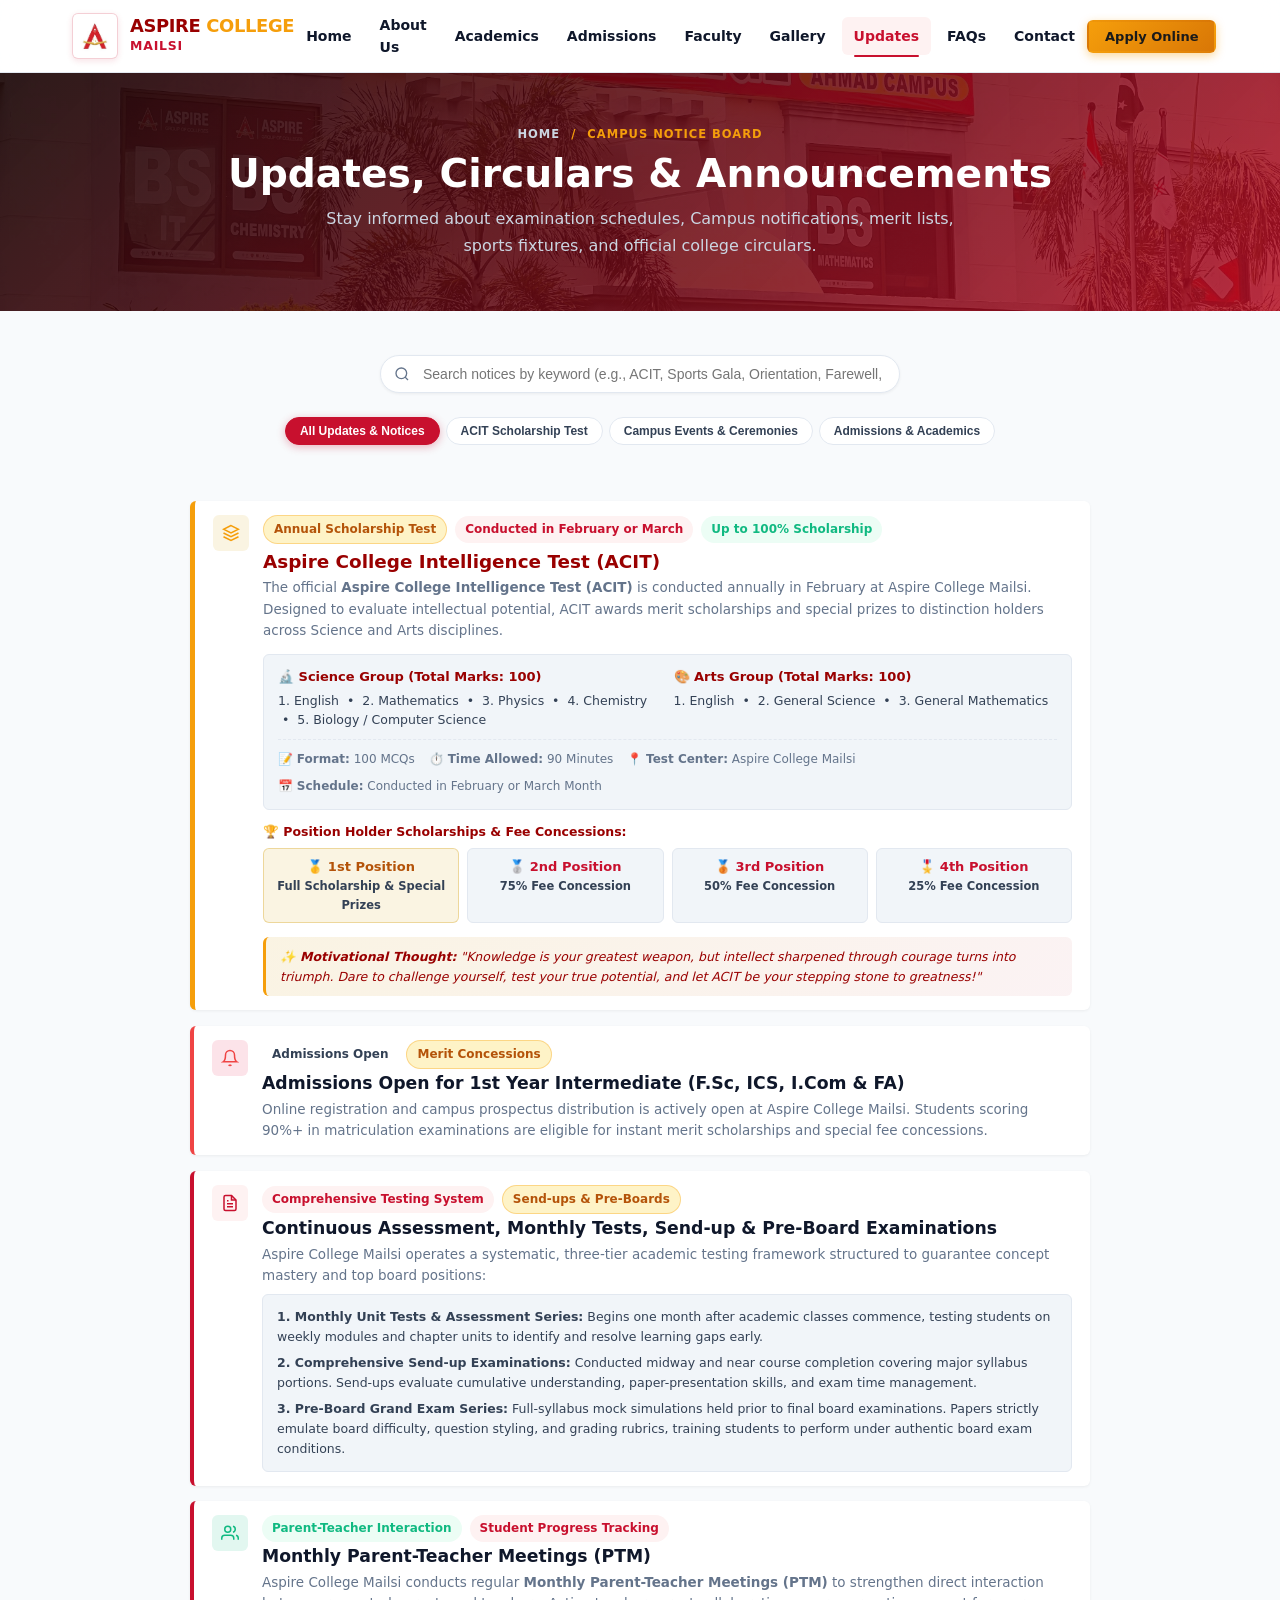
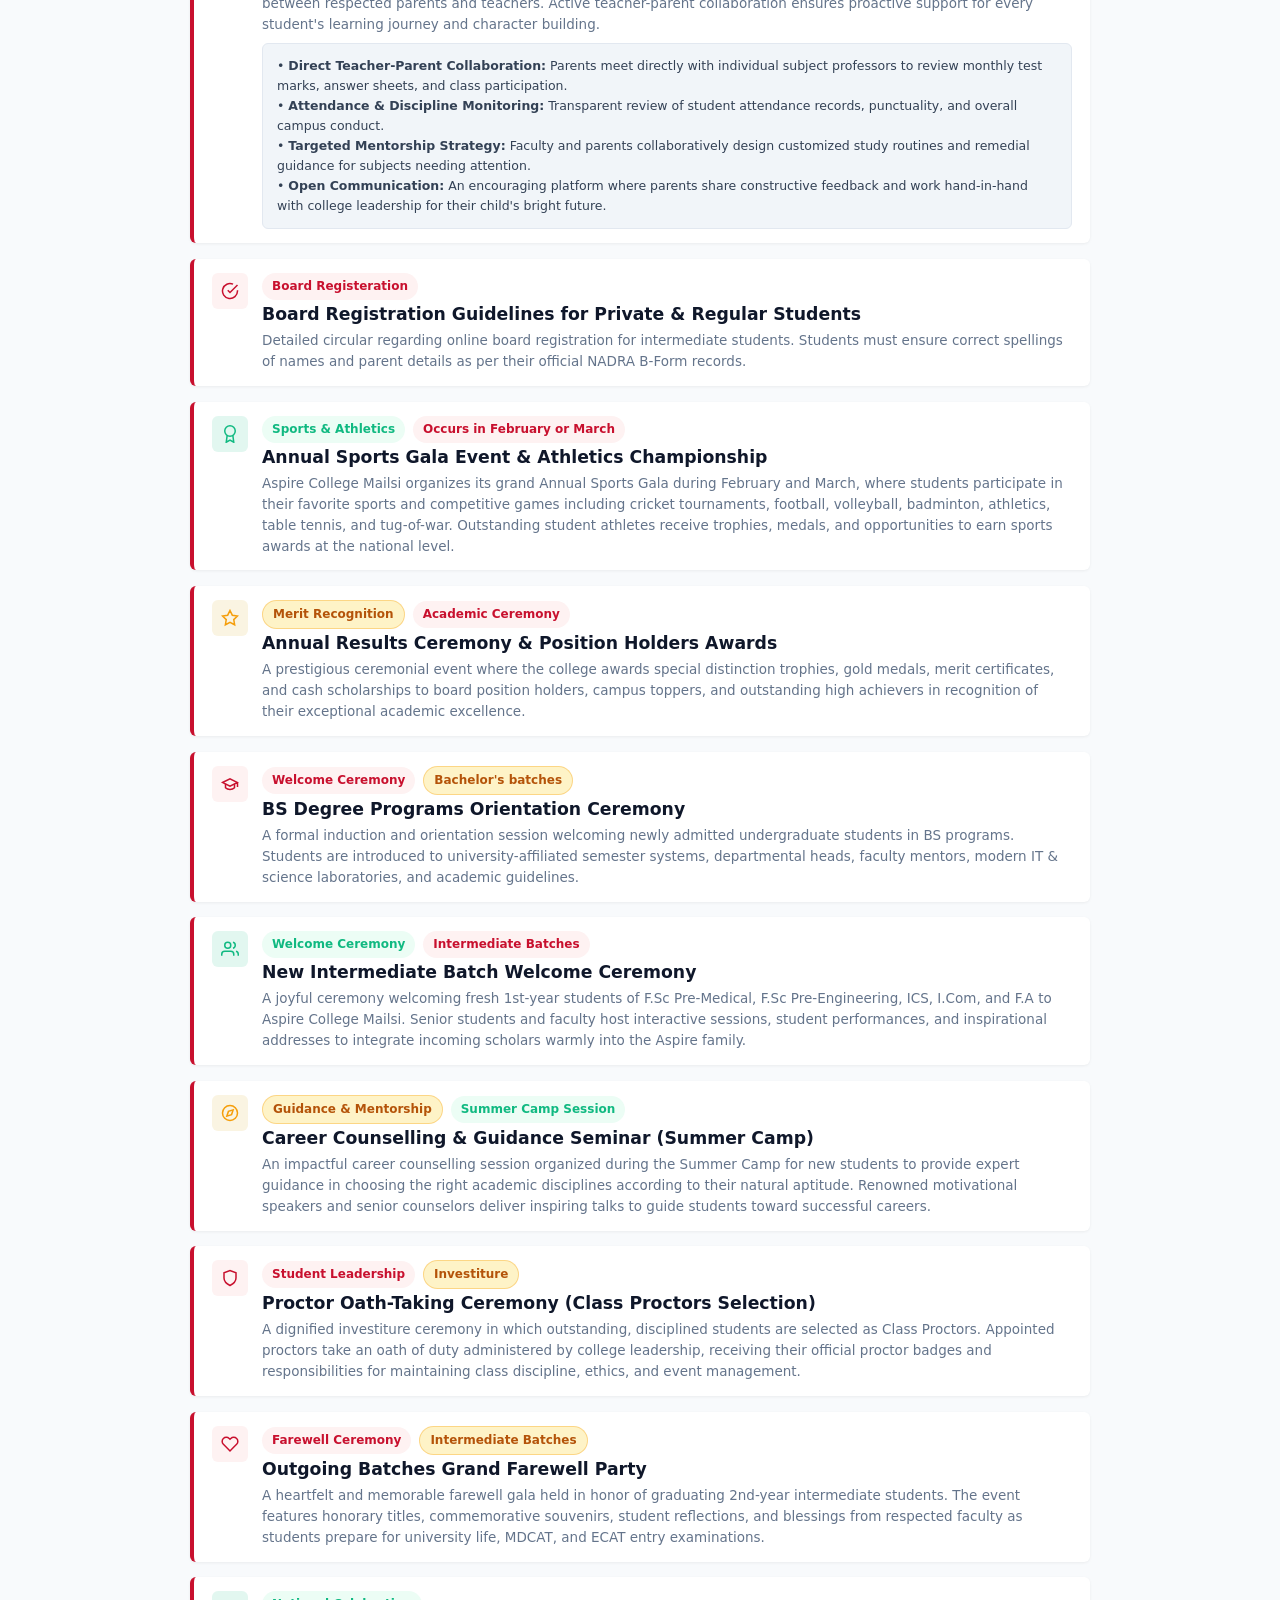
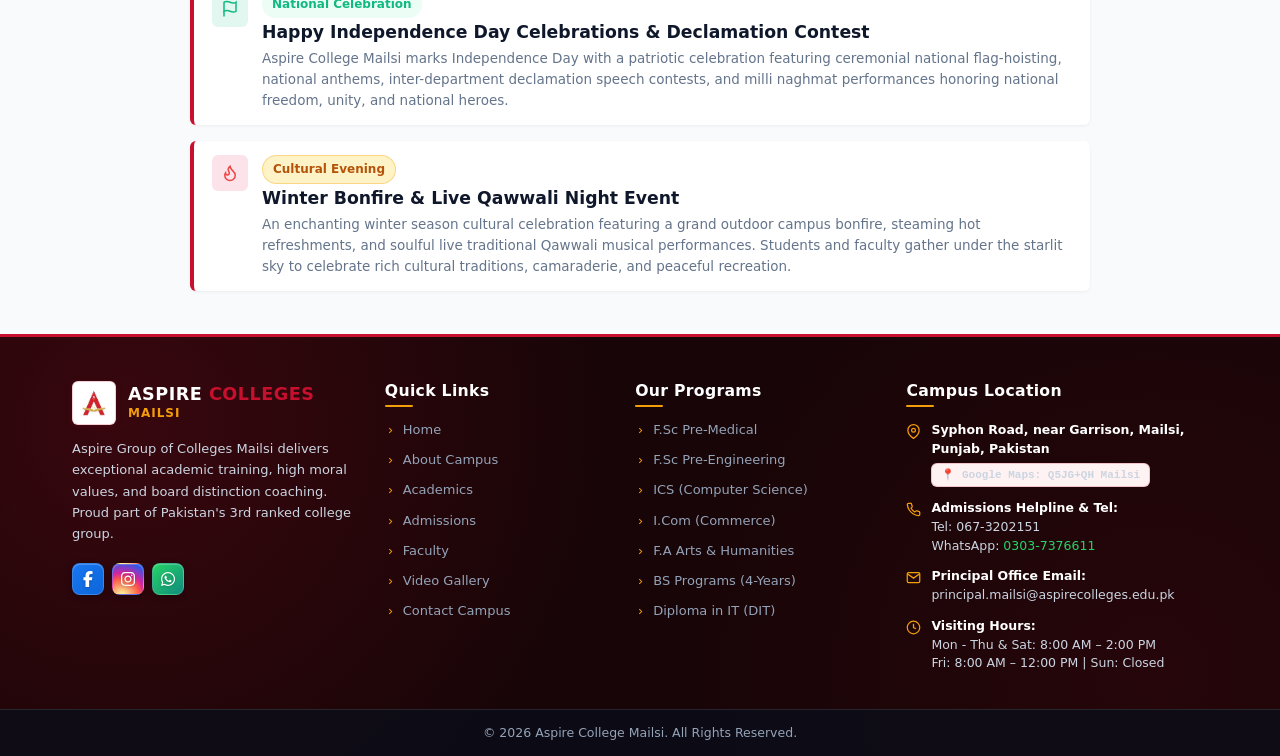
<file: updates.html>
<!DOCTYPE html>
<html lang="en">
<head>
  <meta charset="UTF-8">
  <meta name="viewport" content="width=device-width, initial-scale=1.0">
  <title>News & Notice Board | Aspire Group of Colleges Mailsi</title>
  <meta name="description" content="Official notice board and latest news from Aspire Group of Colleges Mailsi. Check datesheets, circulars, merit lists, and admissions.">

  <!-- Style Sheets -->
  <link rel="stylesheet" href="css/variables.css">
  <link rel="stylesheet" href="css/base.css">
  <link rel="stylesheet" href="css/navbar.css">
  <link rel="stylesheet" href="css/footer.css">
  <link rel="stylesheet" href="css/components.css">
  <link rel="stylesheet" href="css/animations.css">

  <style>
    .page-hero {
      background: linear-gradient(135deg, rgba(24, 5, 7, 0.90) 0%, rgba(180, 10, 35, 0.82) 100%),
                  url('images/campus-building.jpg') center/cover no-repeat;
      padding: 3.25rem 0;
      color: #ffffff;
      text-align: center;
    }

    .page-hero h1 {
      color: #ffffff;
      font-size: clamp(1.85rem, 3.5vw, 2.45rem);
      margin-bottom: 8px;
    }

    @media (max-width: 991px) {
      .page-hero {
        padding: 2.5rem 0;
      }
      .page-hero h1 {
        font-size: clamp(1.5rem, 3.2vw, 1.95rem);
      }
    }

    @media (max-width: 768px) {
      .page-hero {
        padding: 1.75rem 0;
      }
      .page-hero h1 {
        font-size: clamp(1.35rem, 4.8vw, 1.65rem);
        margin-bottom: 6px;
      }
      .breadcrumb {
        font-size: 10.5px;
      }
    }

    .breadcrumb {
      display: flex;
      justify-content: center;
      gap: 6px;
      font-size: 11.5px;
      color: var(--color-gold);
      text-transform: uppercase;
      font-weight: 700;
      letter-spacing: 1px;
      margin-bottom: 6px;
    }

    .breadcrumb a { color: #cbd5e1; }

    .search-bar-wrap {
      max-width: 520px;
      margin: 0 auto var(--space-lg);
      position: relative;
    }

    .search-input {
      width: 100%;
      padding: 10px 18px 10px 42px;
      font-size: 14px;
      border-radius: var(--radius-full);
      border: 1px solid var(--color-border);
      box-shadow: var(--shadow-sm);
      outline: none;
      transition: all var(--transition-fast);
    }

    .search-input:focus {
      border-color: var(--color-primary-light);
      box-shadow: 0 0 0 2px rgba(4, 107, 210, 0.2);
    }

    .search-icon-inside {
      position: absolute;
      left: 14px;
      top: 50%;
      transform: translateY(-50%);
      color: var(--color-text-muted);
      width: 16px;
      height: 16px;
    }
  </style>
</head>
<body>

  <!-- Header -->
  <header class="main-header">
    <div class="container header-inner">
      <a href="index.html" class="header-brand">
        <div class="brand-crest">
          <img src="images/aspire-logo.png" alt="Aspire Group of Colleges Logo">
        </div>
        <div class="brand-text">
          <div class="brand-name">ASPIRE <span>COLLEGE</span></div>
          <div class="brand-campus">Mailsi</div>
        </div>
      </a>

      <nav class="nav-menu" aria-label="Main Navigation">
        <a href="index.html" class="nav-link">Home</a>
        <a href="about.html" class="nav-link">About Us</a>
        <a href="academics.html" class="nav-link">Academics</a>
        <a href="admissions.html" class="nav-link">Admissions</a>
        <a href="staff.html" class="nav-link">Faculty</a>
        <a href="gallery.html" class="nav-link">Gallery</a>
        <a href="updates.html" class="nav-link active">Updates</a>
        <a href="help.html" class="nav-link">FAQs</a>
        <a href="contact.html" class="nav-link">Contact</a>
      </nav>

      <div class="header-actions">
        <a href="admissions.html" class="btn btn-gold btn-sm btn-apply-pulse">Apply Online</a>
        <button class="mobile-toggle" aria-label="Toggle navigation menu">
          <span></span><span></span><span></span>
        </button>
      </div>
    </div>
  </header>

  <!-- Mobile Drawer -->
  <div class="mobile-drawer-overlay"></div>
  <aside class="mobile-drawer">
    <div class="mobile-drawer-header">
      <div class="brand-name" style="font-size: 1rem;">ASPIRE <span>MAILSI</span></div>
      <button class="drawer-close-btn" aria-label="Close menu">&times;</button>
    </div>
    <nav class="mobile-drawer-nav">
      <a href="index.html" class="mobile-nav-link">Home</a>
      <a href="about.html" class="mobile-nav-link">About Us</a>
      <a href="academics.html" class="mobile-nav-link">Academics</a>
      <a href="admissions.html" class="mobile-nav-link">Admissions</a>
      <a href="staff.html" class="mobile-nav-link">Faculty</a>
      <a href="gallery.html" class="mobile-nav-link">Gallery</a>
      <a href="updates.html" class="mobile-nav-link active">Updates</a>
      <a href="help.html" class="mobile-nav-link">FAQs</a>
      <a href="contact.html" class="mobile-nav-link">Contact Us</a>
    </nav>
  </aside>

  <!-- Page Hero -->
  <section class="page-hero">
    <div class="container">
      <div class="breadcrumb">
        <a href="index.html">Home</a> &nbsp;/&nbsp; <span>Campus Notice Board</span>
      </div>
      <h1 class="reveal">Updates, Circulars & Announcements</h1>
      <p class="section-description" style="color: #cbd5e1; max-width: 650px; margin: 0 auto;" class="reveal delay-100">
        Stay informed about examination schedules, Campus notifications, merit lists, sports fixtures, and official college circulars.
      </p>
    </div>
  </section>

  <!-- Search & Filter Bar -->
  <section class="section" style="padding-bottom: 0;">
    <div class="container">
      <div class="search-bar-wrap reveal">
        <svg class="search-icon-inside" viewBox="0 0 24 24" fill="none" stroke="currentColor" stroke-width="2"><circle cx="11" cy="11" r="8"></circle><line x1="21" y1="21" x2="16.65" y2="16.65"></line></svg>
        <input type="text" id="noticeSearchInput" class="search-input" placeholder="Search notices by keyword (e.g., ACIT, Sports Gala, Orientation, Farewell, Scholarship, Proctor)...">
      </div>

      <div class="filter-tabs reveal">
        <button class="filter-btn active notice-filter-btn" data-filter="all">All Updates & Notices</button>
        <button class="filter-btn notice-filter-btn" data-filter="acit">ACIT Scholarship Test</button>
        <button class="filter-btn notice-filter-btn" data-filter="events">Campus Events & Ceremonies</button>
        <button class="filter-btn notice-filter-btn" data-filter="admissions">Admissions & Academics</button>
      </div>
    </div>
  </section>

  <!-- Notices List -->
  <section class="section">
    <div class="container">
      <div style="display: flex; flex-direction: column; gap: var(--space-md); max-width: 900px; margin: 0 auto;" id="noticesList">

        
        <!-- Notice: ACIT (Aspire College Intelligence Test) -->
        <div class="notice-card admission notice-card-item reveal" data-category="acit admissions" style="border-left-width: 5px;">
          <div class="notice-icon-box gold">
            <svg viewBox="0 0 24 24" fill="none" stroke="currentColor" stroke-width="2"><path d="M12 2L2 7l10 5 10-5-10-5zM2 17l10 5 10-5M2 12l10 5 10-5"/></svg>
          </div>
          <div class="notice-content">
            <div style="display: flex; gap: 8px; align-items: center; margin-bottom: 6px; flex-wrap: wrap;">
              <span class="badge badge-gold">Annual Scholarship Test</span>
              <span class="badge badge-primary">Conducted in February or March</span>
              <span class="badge badge-success">Up to 100% Scholarship</span>
            </div>
            <h3 class="notice-title" style="font-size: 1.15rem; color: var(--color-primary-dark);">Aspire College Intelligence Test (ACIT)</h3>
            <p class="notice-excerpt" style="margin-bottom: 12px; line-height: 1.6;">
              The official <strong>Aspire College Intelligence Test (ACIT)</strong> is conducted annually in February at Aspire College Mailsi. Designed to evaluate intellectual potential, ACIT awards merit scholarships and special prizes to distinction holders across Science and Arts disciplines.
            </p>

            <!-- Test Disciplines Breakdown -->
            <div style="background: var(--color-bg-alt); padding: 12px 14px; border-radius: var(--radius-sm); border: 1px solid var(--color-border); margin-bottom: 12px;">
              <div style="display: grid; grid-template-columns: repeat(auto-fit, minmax(220px, 1fr)); gap: 12px;">
                <div>
                  <strong style="color: var(--color-primary-dark); font-size: 13px; display: block; margin-bottom: 4px;">🔬 Science Group (Total Marks: 100)</strong>
                  <div style="font-size: 12.5px; color: var(--color-text-dark); line-height: 1.5;">
                    1. English &nbsp;•&nbsp; 2. Mathematics &nbsp;•&nbsp; 3. Physics &nbsp;•&nbsp; 4. Chemistry &nbsp;•&nbsp; 5. Biology / Computer Science
                  </div>
                </div>
                <div>
                  <strong style="color: var(--color-primary-dark); font-size: 13px; display: block; margin-bottom: 4px;">🎨 Arts Group (Total Marks: 100)</strong>
                  <div style="font-size: 12.5px; color: var(--color-text-dark); line-height: 1.5;">
                    1. English &nbsp;•&nbsp; 2. General Science &nbsp;•&nbsp; 3. General Mathematics
                  </div>
                </div>
              </div>

              <!-- Test Format & Specifications -->
              <div style="margin-top: 10px; padding-top: 10px; border-top: 1px dashed var(--color-border); font-size: 12px; display: flex; flex-wrap: wrap; gap: 8px 14px; color: var(--color-text-muted);">
                <span>📝 <strong>Format:</strong> 100 MCQs</span>
                <span>⏱️ <strong>Time Allowed:</strong> 90 Minutes</span>
                <span>📍 <strong>Test Center:</strong> Aspire College Mailsi</span>
                <span>📅 <strong>Schedule:</strong> Conducted in February or March Month</span>
              </div>
            </div>

            <!-- Position Holder Prizes & Concessions -->
            <div style="margin-bottom: 6px;">
              <strong style="font-size: 12.5px; color: var(--color-primary-dark); display: block; margin-bottom: 6px;">🏆 Position Holder Scholarships & Fee Concessions:</strong>
              <div style="display: grid; grid-template-columns: repeat(auto-fit, minmax(130px, 1fr)); gap: 8px;">
                <div style="background: rgba(212, 160, 23, 0.12); border: 1px solid rgba(212, 160, 23, 0.35); border-radius: var(--radius-sm); padding: 8px 10px; text-align: center;">
                  <div style="font-weight: 800; color: #b45309; font-size: 13px;">🥇 1st Position</div>
                  <div style="font-size: 11.5px; color: var(--color-text-dark); font-weight: 600;">Full Scholarship & Special Prizes</div>
                </div>
                <div style="background: var(--color-bg-alt); border: 1px solid var(--color-border); border-radius: var(--radius-sm); padding: 8px 10px; text-align: center;">
                  <div style="font-weight: 800; color: var(--color-primary); font-size: 13px;">🥈 2nd Position</div>
                  <div style="font-size: 11.5px; color: var(--color-text-dark); font-weight: 600;">75% Fee Concession</div>
                </div>
                <div style="background: var(--color-bg-alt); border: 1px solid var(--color-border); border-radius: var(--radius-sm); padding: 8px 10px; text-align: center;">
                  <div style="font-weight: 800; color: var(--color-primary); font-size: 13px;">🥉 3rd Position</div>
                  <div style="font-size: 11.5px; color: var(--color-text-dark); font-weight: 600;">50% Fee Concession</div>
                </div>
                <div style="background: var(--color-bg-alt); border: 1px solid var(--color-border); border-radius: var(--radius-sm); padding: 8px 10px; text-align: center;">
                  <div style="font-weight: 800; color: var(--color-primary); font-size: 13px;">🎖️ 4th Position</div>
                  <div style="font-size: 11.5px; color: var(--color-text-dark); font-weight: 600;">25% Fee Concession</div>
                </div>
              </div>
            </div>

            <!-- Motivational Quote for Students -->
            <div style="background: linear-gradient(135deg, rgba(212, 160, 23, 0.12), rgba(180, 10, 35, 0.05)); border-left: 3px solid var(--color-gold); padding: 10px 14px; border-radius: var(--radius-sm); margin-top: 14px; font-style: italic; color: var(--color-primary-dark); font-size: 12.5px; line-height: 1.55;">
              ✨ <strong>Motivational Thought:</strong> "Knowledge is your greatest weapon, but intellect sharpened through courage turns into triumph. Dare to challenge yourself, test your true potential, and let ACIT be your stepping stone to greatness!"
            </div>
          </div>
        </div>

        <!-- Notice: Admissions Open -->
        <div class="notice-card urgent notice-card-item reveal delay-100" data-category="admissions">
          <div class="notice-icon-box danger">
            <svg viewBox="0 0 24 24" fill="none" stroke="currentColor" stroke-width="2"><path d="M18 8A6 6 0 0 0 6 8c0 7-3 9-3 9h18s-3-2-3-9"></path><path d="M13.73 21a2 2 0 0 1-3.46 0"></path></svg>
          </div>
          <div class="notice-content">
            <div style="display: flex; gap: 8px; align-items: center; margin-bottom: 4px; flex-wrap: wrap;">
              <span class="badge badge-danger">Admissions Open</span>
              <span class="badge badge-gold">Merit Concessions</span>
            </div>
            <h3 class="notice-title">Admissions Open for 1st Year Intermediate (F.Sc, ICS, I.Com & FA)</h3>
            <p class="notice-excerpt">
              Online registration and campus prospectus distribution is actively open at Aspire College Mailsi. Students scoring 90%+ in matriculation examinations are eligible for instant merit scholarships and special fee concessions.
            </p>
          </div>
        </div>

        <!-- Notice: Continuous Assessment, Send-ups & Pre-Board Examinations -->
        <div class="notice-card notice-card-item reveal delay-100" data-category="admissions">
          <div class="notice-icon-box">
            <svg viewBox="0 0 24 24" fill="none" stroke="currentColor" stroke-width="2"><path d="M14 2H6a2 2 0 0 0-2 2v16a2 2 0 0 0 2 2h12a2 2 0 0 0 2-2V8z"></path><polyline points="14 2 14 8 20 8"></polyline><line x1="16" y1="13" x2="8" y2="13"></line><line x1="16" y1="17" x2="8" y2="17"></line><polyline points="10 9 9 9 8 9"></polyline></svg>
          </div>
          <div class="notice-content">
            <div style="display: flex; gap: 8px; align-items: center; margin-bottom: 4px; flex-wrap: wrap;">
              <span class="badge badge-primary">Comprehensive Testing System</span>
              <span class="badge badge-gold">Send-ups & Pre-Boards</span>
            </div>
            <h3 class="notice-title">Continuous Assessment, Monthly Tests, Send-up & Pre-Board Examinations</h3>
            <p class="notice-excerpt" style="margin-bottom: 8px;">
              Aspire College Mailsi operates a systematic, three-tier academic testing framework structured to guarantee concept mastery and top board positions:
            </p>
            <div style="background: var(--color-bg-alt); padding: 12px 14px; border-radius: var(--radius-sm); border: 1px solid var(--color-border); font-size: 12.5px; line-height: 1.6; color: var(--color-text-dark);">
              <div style="margin-bottom: 6px;">
                <strong>1. Monthly Unit Tests & Assessment Series:</strong> Begins one month after academic classes commence, testing students on weekly modules and chapter units to identify and resolve learning gaps early.
              </div>
              <div style="margin-bottom: 6px;">
                <strong>2. Comprehensive Send-up Examinations:</strong> Conducted midway and near course completion covering major syllabus portions. Send-ups evaluate cumulative understanding, paper-presentation skills, and exam time management.
              </div>
              <div>
                <strong>3. Pre-Board Grand Exam Series:</strong> Full-syllabus mock simulations held prior to final board examinations. Papers strictly emulate board difficulty, question styling, and grading rubrics, training students to perform under authentic board exam conditions.
              </div>
            </div>
          </div>
        </div>

        <!-- Notice: Monthly Parent-Teacher Meetings (PTM) -->
        <div class="notice-card notice-card-item reveal delay-100" data-category="events admissions">
          <div class="notice-icon-box success">
            <svg viewBox="0 0 24 24" fill="none" stroke="currentColor" stroke-width="2"><path d="M17 21v-2a4 4 0 0 0-4-4H5a4 4 0 0 0-4 4v2"></path><circle cx="9" cy="7" r="4"></circle><path d="M23 21v-2a4 4 0 0 0-3-3.87"></path><path d="M16 3.13a4 4 0 0 1 0 7.75"></path></svg>
          </div>
          <div class="notice-content">
            <div style="display: flex; gap: 8px; align-items: center; margin-bottom: 4px; flex-wrap: wrap;">
              <span class="badge badge-success">Parent-Teacher Interaction</span>
              <span class="badge badge-primary">Student Progress Tracking</span>
            </div>
            <h3 class="notice-title">Monthly Parent-Teacher Meetings (PTM)</h3>
            <p class="notice-excerpt" style="margin-bottom: 8px;">
              Aspire College Mailsi conducts regular <strong>Monthly Parent-Teacher Meetings (PTM)</strong> to strengthen direct interaction between respected parents and teachers. Active teacher-parent collaboration ensures proactive support for every student's learning journey and character building.
            </p>
            <div style="background: var(--color-bg-alt); padding: 12px 14px; border-radius: var(--radius-sm); border: 1px solid var(--color-border); font-size: 12.5px; line-height: 1.6; color: var(--color-text-dark);">
              <div>• <strong>Direct Teacher-Parent Collaboration:</strong> Parents meet directly with individual subject professors to review monthly test marks, answer sheets, and class participation.</div>
              <div>• <strong>Attendance & Discipline Monitoring:</strong> Transparent review of student attendance records, punctuality, and overall campus conduct.</div>
              <div>• <strong>Targeted Mentorship Strategy:</strong> Faculty and parents collaboratively design customized study routines and remedial guidance for subjects needing attention.</div>
              <div>• <strong>Open Communication:</strong> An encouraging platform where parents share constructive feedback and work hand-in-hand with college leadership for their child's bright future.</div>
            </div>
          </div>
        </div>

        <!-- Notice: BISE Multan Guidelines -->
        <div class="notice-card notice-card-item reveal delay-100" data-category="admissions">
          <div class="notice-icon-box">
            <svg viewBox="0 0 24 24" fill="none" stroke="currentColor" stroke-width="2"><path d="M22 11.08V12a10 10 0 1 1-5.93-9.14"></path><polyline points="22 4 12 14.01 9 11.01"></polyline></svg>
          </div>
          <div class="notice-content">
            <div style="display: flex; gap: 8px; align-items: center; margin-bottom: 4px; flex-wrap: wrap;">
              <span class="badge badge-primary">Board Registeration
              </span>
            </div>
            <h3 class="notice-title">Board Registration Guidelines for Private & Regular Students</h3>
            <p class="notice-excerpt">
              Detailed circular regarding online board registration for intermediate students. Students must ensure correct spellings of names and parent details as per their official NADRA B-Form records.
            </p>
          </div>
        </div>

        <!-- Notice: Annual Sports Gala -->
        <div class="notice-card notice-card-item reveal delay-100" data-category="events">
          <div class="notice-icon-box success">
            <svg viewBox="0 0 24 24" fill="none" stroke="currentColor" stroke-width="2"><circle cx="12" cy="8" r="7"></circle><polyline points="8.21 13.89 7 23 12 20 17 23 15.79 13.88"></polyline></svg>
          </div>
          <div class="notice-content">
            <div style="display: flex; gap: 8px; align-items: center; margin-bottom: 4px; flex-wrap: wrap;">
              <span class="badge badge-success">Sports & Athletics</span>
              <span class="badge badge-primary">Occurs in February or March</span>
            </div>
            <h3 class="notice-title">Annual Sports Gala Event & Athletics Championship</h3>
            <p class="notice-excerpt">
              Aspire College Mailsi organizes its grand Annual Sports Gala during February and March, where students participate in their favorite sports and competitive games including cricket tournaments, football, volleyball, badminton, athletics, table tennis, and tug-of-war. Outstanding student athletes receive trophies, medals, and opportunities to earn sports awards at the national level.
            </p>
          </div>
        </div>

        <!-- Notice: Results & Position Holders Ceremony -->
        <div class="notice-card notice-card-item reveal delay-100" data-category="events">
          <div class="notice-icon-box gold">
            <svg viewBox="0 0 24 24" fill="none" stroke="currentColor" stroke-width="2"><polygon points="12 2 15.09 8.26 22 9.27 17 14.14 18.18 21.02 12 17.77 5.82 21.02 7 14.14 2 9.27 8.91 8.26 12 2"></polygon></svg>
          </div>
          <div class="notice-content">
            <div style="display: flex; gap: 8px; align-items: center; margin-bottom: 4px; flex-wrap: wrap;">
              <span class="badge badge-gold">Merit Recognition</span>
              <span class="badge badge-primary">Academic Ceremony</span>
            </div>
            <h3 class="notice-title">Annual Results Ceremony & Position Holders Awards</h3>
            <p class="notice-excerpt">
              A prestigious ceremonial event where the college awards special distinction trophies, gold medals, merit certificates, and cash scholarships to board position holders, campus toppers, and outstanding high achievers in recognition of their exceptional academic excellence.
            </p>
          </div>
        </div>

        <!-- Notice: BS Orientation Ceremony -->
        <div class="notice-card notice-card-item reveal delay-100" data-category="events admissions">
          <div class="notice-icon-box">
            <svg viewBox="0 0 24 24" fill="none" stroke="currentColor" stroke-width="2"><path d="M22 10v6M2 10l10-5 10 5-10 5z"></path><path d="M6 12v5c3 3 9 3 12 0v-5"></path></svg>
          </div>
          <div class="notice-content">
            <div style="display: flex; gap: 8px; align-items: center; margin-bottom: 4px; flex-wrap: wrap;">
              <span class="badge badge-primary">Welcome Ceremony</span>
              <span class="badge badge-gold">Bachelor's batches </span>
            </div>
            <h3 class="notice-title">BS Degree Programs Orientation Ceremony</h3>
            <p class="notice-excerpt">
              A formal induction and orientation session welcoming newly admitted undergraduate students in BS programs. Students are introduced to university-affiliated semester systems, departmental heads, faculty mentors, modern IT & science laboratories, and academic guidelines.
            </p>
          </div>
        </div>

        <!-- Notice: New Inter Batch Welcome -->
        <div class="notice-card notice-card-item reveal delay-100" data-category="events">
          <div class="notice-icon-box success">
            <svg viewBox="0 0 24 24" fill="none" stroke="currentColor" stroke-width="2"><path d="M17 21v-2a4 4 0 0 0-4-4H5a4 4 0 0 0-4 4v2"></path><circle cx="9" cy="7" r="4"></circle><path d="M23 21v-2a4 4 0 0 0-3-3.87"></path><path d="M16 3.13a4 4 0 0 1 0 7.75"></path></svg>
          </div>
          <div class="notice-content">
            <div style="display: flex; gap: 8px; align-items: center; margin-bottom: 4px; flex-wrap: wrap;">
              <span class="badge badge-success">Welcome Ceremony</span>
              <span class="badge badge-primary">Intermediate Batches</span>
            </div>
            <h3 class="notice-title">New Intermediate Batch Welcome Ceremony</h3>
            <p class="notice-excerpt">
              A joyful ceremony welcoming fresh 1st-year students of F.Sc Pre-Medical, F.Sc Pre-Engineering, ICS, I.Com, and F.A to Aspire College Mailsi. Senior students and faculty host interactive sessions, student performances, and inspirational addresses to integrate incoming scholars warmly into the Aspire family.
            </p>
          </div>
        </div>

         <!-- Notice: Career Counselling Session in Summer Camp -->
        <div class="notice-card notice-card-item reveal delay-100" data-category="events admissions">
          <div class="notice-icon-box gold">
            <svg viewBox="0 0 24 24" fill="none" stroke="currentColor" stroke-width="2"><circle cx="12" cy="12" r="10"></circle><polygon points="16.24 7.76 14.12 14.12 7.76 16.24 9.88 9.88 16.24 7.76"></polygon></svg>
          </div>
          <div class="notice-content">
            <div style="display: flex; gap: 8px; align-items: center; margin-bottom: 4px; flex-wrap: wrap;">
              <span class="badge badge-gold">Guidance & Mentorship</span>
              <span class="badge badge-success">Summer Camp Session</span>
            </div>
            <h3 class="notice-title">Career Counselling & Guidance Seminar (Summer Camp)</h3>
            <p class="notice-excerpt">
              An impactful career counselling session organized during the Summer Camp for new students to provide expert guidance in choosing the right academic disciplines according to their natural aptitude. Renowned motivational speakers and senior counselors deliver inspiring talks to guide students toward successful careers.
            </p>
          </div>
        </div>

        <!-- Notice: Proctor Oath Taking -->
        <div class="notice-card notice-card-item reveal delay-100" data-category="events">
          <div class="notice-icon-box">
            <svg viewBox="0 0 24 24" fill="none" stroke="currentColor" stroke-width="2"><path d="M12 22s8-4 8-10V5l-8-3-8 3v7c0 6 8 10 8 10z"></path></svg>
          </div>
          <div class="notice-content">
            <div style="display: flex; gap: 8px; align-items: center; margin-bottom: 4px; flex-wrap: wrap;">
              <span class="badge badge-primary">Student Leadership</span>
              <span class="badge badge-gold">Investiture</span>
            </div>
            <h3 class="notice-title">Proctor Oath-Taking Ceremony (Class Proctors Selection)</h3>
            <p class="notice-excerpt">
              A dignified investiture ceremony in which outstanding, disciplined students are selected as Class Proctors. Appointed proctors take an oath of duty administered by college leadership, receiving their official proctor badges and responsibilities for maintaining class discipline, ethics, and event management.
            </p>
          </div>
        </div>
        

        <!-- Notice: Old Batches Farewell Party -->
        <div class="notice-card notice-card-item reveal delay-100" data-category="events">
          <div class="notice-icon-box">
            <svg viewBox="0 0 24 24" fill="none" stroke="currentColor" stroke-width="2"><path d="M20.84 4.61a5.5 5.5 0 0 0-7.78 0L12 5.67l-1.06-1.06a5.5 5.5 0 0 0-7.78 7.78l1.06 1.06L12 21.23l7.78-7.78 1.06-1.06a5.5 5.5 0 0 0 0-7.78z"></path></svg>
          </div>
          <div class="notice-content">
            <div style="display: flex; gap: 8px; align-items: center; margin-bottom: 4px; flex-wrap: wrap;">
              <span class="badge badge-primary">Farewell Ceremony</span>
              <span class="badge badge-gold">Intermediate Batches</span>
            </div>
            <h3 class="notice-title">Outgoing Batches Grand Farewell Party</h3>
            <p class="notice-excerpt">
              A heartfelt and memorable farewell gala held in honor of graduating 2nd-year intermediate students. The event features honorary titles, commemorative souvenirs, student reflections, and blessings from respected faculty as students prepare for university life, MDCAT, and ECAT entry examinations.
            </p>
          </div>
        </div>
        
        <!-- Notice: Independence Day Event -->
        <div class="notice-card notice-card-item reveal delay-100" data-category="events">
          <div class="notice-icon-box success">
            <svg viewBox="0 0 24 24" fill="none" stroke="currentColor" stroke-width="2"><path d="M4 15s1-1 4-1 5 2 8 2 4-1 4-1V3s-1 1-4 1-5-2-8-2-4 1-4 1z"></path><line x1="4" y1="22" x2="4" y2="15"></line></svg>
          </div>
          <div class="notice-content">
            <div style="display: flex; gap: 8px; align-items: center; margin-bottom: 4px; flex-wrap: wrap;">
              <span class="badge badge-success">National Celebration</span>
            </div>
            <h3 class="notice-title">Happy Independence Day Celebrations & Declamation Contest</h3>
            <p class="notice-excerpt">
              Aspire College Mailsi marks Independence Day with a patriotic celebration featuring ceremonial national flag-hoisting, national anthems, inter-department declamation speech contests, and milli naghmat performances honoring national freedom, unity, and national heroes.
            </p>
          </div>
        </div>

        <!-- Notice: Winter Bonfire & Qawwali Night -->
        <div class="notice-card notice-card-item reveal delay-100" data-category="events">
          <div class="notice-icon-box danger">
            <svg viewBox="0 0 24 24" fill="none" stroke="currentColor" stroke-width="2"><path d="M8.5 14.5A2.5 2.5 0 0 0 11 12c0-1.38-.5-2-1-3-1.072-2.143-.224-4.054 2-6 .5 2.5 2 4.9 4 6.5 2 1.6 3 3.5 3 5.5a7 7 0 1 1-14 0c0-1.153.433-2.294 1-3a2.5 2.5 0 0 0 2.5 2.5z"></path></svg>
          </div>
          <div class="notice-content">
            <div style="display: flex; gap: 8px; align-items: center; margin-bottom: 4px; flex-wrap: wrap;">
              <span class="badge badge-gold">Cultural Evening</span>
            </div>
            <h3 class="notice-title">Winter Bonfire & Live Qawwali Night Event</h3>
            <p class="notice-excerpt">
              An enchanting winter season cultural celebration featuring a grand outdoor campus bonfire, steaming hot refreshments, and soulful live traditional Qawwali musical performances. Students and faculty gather under the starlit sky to celebrate rich cultural traditions, camaraderie, and peaceful recreation.
            </p>
          </div>
        </div>



      </div>

      <div id="noNoticeFound" style="display: none; text-align: center; padding: var(--space-2xl); color: var(--color-text-muted);">
        <svg width="44" height="44" style="margin: 0 auto var(--space-sm); color: var(--color-text-light);" viewBox="0 0 24 24" fill="none" stroke="currentColor" stroke-width="2"><circle cx="11" cy="11" r="8"></circle><line x1="21" y1="21" x2="16.65" y2="16.65"></line></svg>
        <p style="font-size: var(--font-base); font-weight: 600;">No notices matching your search criteria were found.</p>
      </div>
    </div>
  </section>

  <!-- Footer -->
  <footer class="site-footer">
    <div class="container footer-top">
      <div class="footer-grid">
        <!-- Col 1: Brand & About -->
        <div class="footer-col-about">
          <a href="index.html" class="footer-brand">
            <div class="brand-crest" style="width: 44px; height: 44px;">
              <img src="images/aspire-logo.png" alt="Aspire Group of Colleges Logo">
            </div>
            <div class="brand-text">
              <div class="brand-name">ASPIRE <span>COLLEGES</span></div>
              <div class="brand-campus">Mailsi</div>
            </div>
          </a>
          <p class="footer-desc">
            Aspire Group of Colleges Mailsi delivers exceptional academic training, high moral values, and board distinction coaching. Proud part of Pakistan's 3rd ranked college group.
          </p>
          <div class="social-links">
            <a href="https://www.facebook.com/p/Aspire-College-Mailsi-100057492817780/" target="_blank" rel="noopener noreferrer" class="social-btn social-fb" title="Facebook">
              <svg viewBox="0 0 320 512" aria-hidden="true"><path fill="currentColor" d="M80 299.3V512H196V299.3h86.5l18-97.8H196V166.9c0-51.7 20.3-71.5 72.7-71.5c16.3 0 29.4 .4 37 1.2V7.9C291.4 4 256.4 0 236.2 0C129.3 0 80 50.5 80 159.4v42.1H14v97.8H80z"/></svg>
            </a>
            <a href="https://www.instagram.com/aspirecollegemailsiofficial/" target="_blank" rel="noopener noreferrer" class="social-btn social-insta" title="Instagram">
              <svg viewBox="0 0 448 512" aria-hidden="true"><path fill="currentColor" d="M224.1 141c-63.6 0-114.9 51.3-114.9 114.9s51.3 114.9 114.9 114.9S339 319.5 339 255.9 287.7 141 224.1 141zm0 189.6c-41.1 0-74.7-33.5-74.7-74.7s33.5-74.7 74.7-74.7 74.7 33.5 74.7 74.7-33.6 74.7-74.7 74.7zm146.4-194.3c0 14.9-12 26.8-26.8 26.8-14.9 0-26.8-12-26.8-26.8s12-26.8 26.8-26.8 26.8 12 26.8 26.8zm76.1 27.2c-1.7-35.9-9.9-67.7-36.2-93.9-26.2-26.2-58-34.4-93.9-36.2-37-2.1-147.9-2.1-184.9 0-35.8 1.7-67.6 9.9-93.9 36.1s-34.4 58-36.2 93.9c-2.1 37-2.1 147.9 0 184.9 1.7 35.9 9.9 67.7 36.2 93.9s58 34.4 93.9 36.2c37 2.1 147.9 2.1 184.9 0 35.9-1.7 67.7-9.9 93.9-36.2 26.2-26.2 34.4-58 36.2-93.9 2.1-37 2.1-147.8 0-184.8zM398.8 388c-7.8 19.6-22.9 34.7-42.6 42.6-29.5 11.7-99.5 9-132.1 9s-102.7 2.6-132.1-9c-19.6-7.8-34.7-22.9-42.6-42.6-11.7-29.5-9-99.5-9-132.1s-2.6-102.7 9-132.1c7.8-19.6 22.9-34.7 42.6-42.6 29.5-11.7 99.5-9 132.1-9s102.7-2.6 132.1 9c19.6 7.8 34.7 22.9 42.6 42.6 11.7 29.5 9 99.5 9 132.1s2.7 102.7-9 132.1z"/></svg>
            </a>
            <a href="https://api.whatsapp.com/send?phone=923037376611" target="_blank" rel="noopener noreferrer" class="social-btn social-wa" title="WhatsApp Helpline">
              <svg viewBox="0 0 448 512" aria-hidden="true"><path fill="currentColor" d="M380.9 97.1C339 55.1 283.2 32 223.9 32c-122.4 0-222 99.6-222 222 0 39.1 10.2 77.3 29.6 111L0 480l117.7-30.9c32.4 17.7 68.9 27 106.1 27h.1c122.3 0 224.1-99.6 224.1-222 0-59.3-25.2-115-67.1-157zm-157 341.6c-33.2 0-65.7-8.9-94-25.7l-6.7-4-69.8 18.3L72 359.2l-4.4-7c-18.5-29.4-28.2-63.3-28.2-98.2 0-101.7 82.8-184.5 184.6-184.5 49.3 0 95.6 19.2 130.4 54.1 34.8 34.9 56.2 81.2 56.1 130.5 0 101.8-84.9 184.6-186.6 184.6zm101.2-138.2c-5.5-2.8-32.8-16.2-37.9-18-5.1-1.9-8.8-2.8-12.5 2.8-3.7 5.6-14.3 18-17.6 21.8-3.2 3.7-6.5 4.2-12 1.4-32.6-16.3-54-29.1-75.5-66-5.7-9.8 5.7-9.1 16.3-30.3 1.8-3.7.9-6.9-.5-9.7-1.4-2.8-12.5-30.1-17.1-41.2-4.5-10.8-9.1-9.3-12.5-9.5-3.2-.2-6.9-.2-10.6-.2-3.7 0-9.7 1.4-14.8 6.9-5.1 5.6-19.4 19-19.4 46.3 0 27.3 19.9 53.7 22.6 57.4 2.8 3.7 39.1 59.7 94.8 83.8 35.2 15.2 49 16.5 66.6 13.9 10.7-1.6 32.8-13.4 37.4-26.4 4.6-13 4.6-24.1 3.2-26.4-1.3-2.5-5-3.9-10.5-6.6z"/></svg>
            </a>
          </div>
        </div>

        <!-- Col 2: Quick Links -->
        <div>
          <h3 class="footer-heading">Quick Links</h3>
          <ul class="footer-links">
            <li class="footer-link-item"><a href="index.html"><svg viewBox="0 0 24 24" fill="currentColor"><path d="M8.59 16.59L13.17 12 8.59 7.41 10 6l6 6-6 6-1.41-1.41z"/></svg>Home</a></li>
            <li class="footer-link-item"><a href="about.html"><svg viewBox="0 0 24 24" fill="currentColor"><path d="M8.59 16.59L13.17 12 8.59 7.41 10 6l6 6-6 6-1.41-1.41z"/></svg>About Campus</a></li>
            <li class="footer-link-item"><a href="academics.html"><svg viewBox="0 0 24 24" fill="currentColor"><path d="M8.59 16.59L13.17 12 8.59 7.41 10 6l6 6-6 6-1.41-1.41z"/></svg>Academics</a></li>
            <li class="footer-link-item"><a href="admissions.html"><svg viewBox="0 0 24 24" fill="currentColor"><path d="M8.59 16.59L13.17 12 8.59 7.41 10 6l6 6-6 6-1.41-1.41z"/></svg>Admissions</a></li>
            <li class="footer-link-item"><a href="staff.html"><svg viewBox="0 0 24 24" fill="currentColor"><path d="M8.59 16.59L13.17 12 8.59 7.41 10 6l6 6-6 6-1.41-1.41z"/></svg>Faculty</a></li>
            <li class="footer-link-item"><a href="gallery.html"><svg viewBox="0 0 24 24" fill="currentColor"><path d="M8.59 16.59L13.17 12 8.59 7.41 10 6l6 6-6 6-1.41-1.41z"/></svg>Video Gallery</a></li>
            <li class="footer-link-item"><a href="contact.html"><svg viewBox="0 0 24 24" fill="currentColor"><path d="M8.59 16.59L13.17 12 8.59 7.41 10 6l6 6-6 6-1.41-1.41z"/></svg>Contact Campus</a></li>
          </ul>
        </div>

        <!-- Col 3: Academic Programs -->
        <div>
          <h3 class="footer-heading">Our Programs</h3>
          <ul class="footer-links">
            <li class="footer-link-item"><a href="academics.html"><svg viewBox="0 0 24 24" fill="currentColor"><path d="M8.59 16.59L13.17 12 8.59 7.41 10 6l6 6-6 6-1.41-1.41z"/></svg>F.Sc Pre-Medical</a></li>
            <li class="footer-link-item"><a href="academics.html"><svg viewBox="0 0 24 24" fill="currentColor"><path d="M8.59 16.59L13.17 12 8.59 7.41 10 6l6 6-6 6-1.41-1.41z"/></svg>F.Sc Pre-Engineering</a></li>
            <li class="footer-link-item"><a href="academics.html"><svg viewBox="0 0 24 24" fill="currentColor"><path d="M8.59 16.59L13.17 12 8.59 7.41 10 6l6 6-6 6-1.41-1.41z"/></svg>ICS (Computer Science)</a></li>
            <li class="footer-link-item"><a href="academics.html"><svg viewBox="0 0 24 24" fill="currentColor"><path d="M8.59 16.59L13.17 12 8.59 7.41 10 6l6 6-6 6-1.41-1.41z"/></svg>I.Com (Commerce)</a></li>
            <li class="footer-link-item"><a href="academics.html"><svg viewBox="0 0 24 24" fill="currentColor"><path d="M8.59 16.59L13.17 12 8.59 7.41 10 6l6 6-6 6-1.41-1.41z"/></svg>F.A Arts & Humanities</a></li>
            <li class="footer-link-item"><a href="academics.html"><svg viewBox="0 0 24 24" fill="currentColor"><path d="M8.59 16.59L13.17 12 8.59 7.41 10 6l6 6-6 6-1.41-1.41z"/></svg>BS Programs (4-Years)</a></li>
            <li class="footer-link-item"><a href="academics.html"><svg viewBox="0 0 24 24" fill="currentColor"><path d="M8.59 16.59L13.17 12 8.59 7.41 10 6l6 6-6 6-1.41-1.41z"/></svg>Diploma in IT (DIT)</a></li>
          </ul>
        </div>

        <!-- Col 4: Campus Location & Contact -->
        <div>
          <h3 class="footer-heading">Campus Location</h3>
          <div class="footer-contact-list">
            <div class="footer-contact-item">
              <svg viewBox="0 0 24 24" fill="none" stroke="currentColor" stroke-width="2"><path d="M21 10c0 7-9 13-9 13s-9-6-9-13a9 9 0 0 1 18 0z"></path><circle cx="12" cy="10" r="3"></circle></svg>
              <div>
                <strong>Syphon Road, near Garrison, Mailsi, Punjab, Pakistan</strong>
                <div><a href="https://www.google.com/maps/place/ASPIRE+COLLEGE+MAILSI/@29.7819947,72.1758273,19.19z/data=!4m14!1m7!3m6!1s0x393c8f36699b746b:0xa9727dcd958ebd5!2sASPIRE+COLLEGE+MAILSI!8m2!3d29.7818991!4d72.176424!16s%2Fg%2F11j7vnq01x!3m5!1s0x393c8f36699b746b:0xa9727dcd958ebd5!8m2!3d29.7818991!4d72.176424!16s%2Fg%2F11j7vnq01x?entry=ttu&g_ep=EgoyMDI2MDkwOS4wIKXMDSoASAFQAw%3D%3D" target="_blank" rel="noopener noreferrer" class="footer-plus-code" title="Open Aspire College Mailsi on Google Maps">📍 Google Maps: Q5JG+QH Mailsi</a></div>
              </div>
            </div>
            <div class="footer-contact-item">
              <svg viewBox="0 0 24 24" fill="none" stroke="currentColor" stroke-width="2"><path d="M22 16.92v3a2 2 0 0 1-2.18 2 19.79 19.79 0 0 1-8.63-3.07 19.5 19.5 0 0 1-6-6 19.79 19.79 0 0 1-3.07-8.67A2 2 0 0 1 4.11 2h3a2 2 0 0 1 2 1.72 12.84 12.84 0 0 0 .7 2.81 2 2 0 0 1-.45 2.11L8.09 9.91a16 16 0 0 0 6 6l1.27-1.27a2 2 0 0 1 2.11-.45 12.84 12.84 0 0 0 2.81.7A2 2 0 0 1 22 16.92z"></path></svg>
            <div>
                <strong>Admissions Helpline & Tel:</strong><br>
                Tel: </span><a href="tel:0673202151">067-3202151</a> <br> <span>WhatsApp:<a href="https://api.whatsapp.com/send?phone=923037376611" target="_blank" rel="noopener" style="color: #25d366;"> 0303-7376611</a>
              </div>
            </div>
            <div class="footer-contact-item">
              <svg viewBox="0 0 24 24" fill="none" stroke="currentColor" stroke-width="2"><path d="M4 4h16c1.1 0 2 .9 2 2v12c0 1.1-.9 2-2 2H4c-1.1 0-2-.9-2-2V6c0-1.1.9-2 2-2z"></path><polyline points="22,6 12,13 2,6"></polyline></svg>
              <div>
                <strong>Principal Office Email:</strong><br>
                <a href="mailto:principal.mailsi@aspirecolleges.edu.pk">principal.mailsi@aspirecolleges.edu.pk</a>
              </div>
            </div>
            <div class="footer-contact-item">
              <svg viewBox="0 0 24 24" fill="none" stroke="currentColor" stroke-width="2"><circle cx="12" cy="12" r="10"></circle><polyline points="12 6 12 12 16 14"></polyline></svg>
              <div>
                <strong>Visiting Hours:</strong><br>
                Mon - Thu & Sat: 8:00 AM – 2:00 PM<br>
                Fri: 8:00 AM – 12:00 PM | Sun: Closed
              </div>
            </div>
          </div>
        </div>
      </div>
    </div>

    <!-- Bottom Copyright -->
    <div class="footer-bottom">
      <div class="container footer-bottom-inner">
        <div class="copyright-text">
          &copy; <span class="current-year">2026</span> Aspire College Mailsi. All Rights Reserved.
        </div>
      </div>
    </div>
  </footer>

  <script src="js/main.js"></script>
  <script src="js/animations.js"></script>
  <script src="js/updates.js"></script>
</body>
</html>
</file>
<file: css/variables.css>
/* ==========================================================================
   ASPIRE GROUP OF COLLEGES MAILSI 
   Design Tokens & CSS Variables
   ========================================================================== */

:root {
  /* Brand Color Palette (Aspire Identity - Red & White Theme) */
  --color-primary: #c8102e;
  --color-primary-dark: #990000;
  --color-primary-hover: #a30e25;
  --color-primary-light: #e53935;
  --color-primary-subtle: #fef2f2;
  --color-primary-glow: rgba(200, 16, 46, 0.25);

  /* Secondary & Accents: Refined Gold & Light Yellow Accents */
  --color-navy: #180507;
  --color-navy-surface: #2b0b10;
  --color-gold: #f59e0b;
  --color-gold-hover: #d97706;
  --color-gold-light: #fef3c7;
  --color-gold-subtle: #fffbeb;
  --color-gold-text: #b45309;
  --color-gold-glow: rgba(245, 158, 11, 0.35);

  /* Functional Status Colors */
  --color-success: #10b981;
  --color-success-bg: #ecfdf5;
  --color-warning: #f59e0b;
  --color-danger: #ef4444;
  --color-info: #0284c7;

  /* Neutrals & Surfaces */
  --color-bg-page: #f8fafc;
  --color-bg-alt: #f1f5f9;
  --color-bg-card: #ffffff;
  --color-bg-glass: rgba(255, 255, 255, 0.88);
  --color-border: #e2e8f0;
  --color-border-hover: #cbd5e1;

  /* Typography Colors */
  --color-text-title: #0f172a;
  --color-text-body: #334155;
  --color-text-muted: #64748b;
  --color-text-light: #94a3b8;
  --color-text-inverse: #ffffff;

  /* Fonts */
  --font-family-base: system-ui, -apple-system, BlinkMacSystemFont, "Segoe UI", Roboto, Oxygen, Ubuntu, Cantarell, "Helvetica Neue", sans-serif;
  --font-family-heading: system-ui, -apple-system, BlinkMacSystemFont, "Segoe UI", Roboto, Oxygen, Ubuntu, Cantarell, sans-serif;

  /* Typography Scale */
  --font-xs: 0.75rem;    /* 12px */
  --font-sm: 0.875rem;   /* 14px */
  --font-base: 1rem;     /* 16px */
  --font-md: 1.125rem;   /* 18px */
  --font-lg: 1.25rem;    /* 20px */
  --font-xl: 1.5rem;     /* 24px */
  --font-2xl: 1.875rem;  /* 30px */
  --font-3xl: 2.25rem;   /* 36px */
  --font-4xl: 3rem;      /* 48px */

  /* Spacing Scale (Balanced & Comfortable for Laptop and Mobile) */
  --space-xs: 0.25rem;   /* 4px */
  --space-sm: 0.5rem;    /* 8px */
  --space-md: 1rem;      /* 16px */
  --space-lg: 1.5rem;    /* 24px */
  --space-xl: 2rem;      /* 32px */
  --space-2xl: 2.25rem;  /* 36px */
  --space-3xl: 2.75rem;  /* 44px */

  /* Radius */
  --radius-sm: 6px;
  --radius-md: 10px;
  --radius-lg: 14px;
  --radius-xl: 18px;
  --radius-full: 9999px;

  /* Elevation & Shadows */
  --shadow-sm: 0 1px 3px 0 rgba(0, 0, 0, 0.06);
  --shadow-md: 0 4px 6px -1px rgba(0, 0, 0, 0.08), 0 2px 4px -2px rgba(0, 0, 0, 0.05);
  --shadow-lg: 0 10px 15px -3px rgba(0, 0, 0, 0.09), 0 4px 6px -4px rgba(0, 0, 0, 0.04);
  --shadow-xl: 0 20px 25px -5px rgba(0, 0, 0, 0.12), 0 8px 10px -6px rgba(0, 0, 0, 0.05);
  --shadow-glow-red: 0 0 20px rgba(200, 16, 46, 0.35);
  --shadow-glow-blue: 0 0 20px rgba(200, 16, 46, 0.35);
  --shadow-glow-gold: 0 0 20px rgba(245, 158, 11, 0.4);

  /* Transitions */
  --transition-fast: 0.15s ease;
  --transition-normal: 0.3s cubic-bezier(0.16, 1, 0.3, 1);
  --transition-slow: 0.5s cubic-bezier(0.16, 1, 0.3, 1);

  /* Container & Header */
  --container-max-width: 1200px;
  --header-height: 72px;
  --topbar-height: 38px;
}

/* Mini Tabs / Tablets Responsive Variable Overrides (max-width: 991px) */
@media (max-width: 991px) {
  :root {
    --header-height: 66px;
    --font-base: 0.9375rem; /* 15px */
    --font-sm: 0.8125rem;   /* 13px */
    --font-xs: 0.6875rem;   /* 11px */
    --space-md: 0.9375rem;  /* 15px */
    --space-lg: 1.35rem;    /* 21.6px */
    --space-xl: 1.8rem;     /* 28.8px */
    --space-2xl: 2rem;      /* 32px */
    --space-3xl: 2.35rem;   /* 37.6px */
  }
}

/* Mobile Phones Responsive Variable Overrides (max-width: 768px) */
@media (max-width: 768px) {
  :root {
    --header-height: 58px;
    --font-base: 0.875rem;  /* 14px */
    --font-sm: 0.8125rem;   /* 13px */
    --font-xs: 0.6875rem;   /* 11px */
    --space-sm: 0.375rem;   /* 6px */
    --space-md: 0.8125rem;  /* 13px */
    --space-lg: 1.15rem;    /* 18.4px */
    --space-xl: 1.5rem;     /* 24px */
    --space-2xl: 1.75rem;   /* 28px */
    --space-3xl: 2rem;      /* 32px */
  }
}
</file>
<file: css/base.css>
/* ==========================================================================
   ASPIRE GROUP OF COLLEGES MAILSI 
   Base Styles, Reset, Grid & Utility Classes
   ========================================================================== */

*, *::before, *::after {
  box-sizing: border-box;
  margin: 0;
  padding: 0;
}

html {
  font-size: 100%;
  scroll-behavior: smooth;
  -webkit-text-size-adjust: 100%;
}

html, body {
  overflow-x: clip;
}

body {
  font-family: var(--font-family-base);
  font-size: var(--font-base);
  line-height: 1.6;
  color: var(--color-text-body);
  background-color: var(--color-bg-page);
  position: relative;
  -webkit-font-smoothing: antialiased;
  -moz-osx-font-smoothing: grayscale;
}

/* Typography Defaults (Balanced & Clear on Laptop, smoothly scaled for Tablets & Mobile) */
h1, h2, h3, h4, h5, h6 {
  font-family: var(--font-family-heading);
  color: var(--color-text-title);
  font-weight: 700;
  line-height: 1.25;
}

h1 { font-size: clamp(1.95rem, 3.8vw, 2.75rem); }
h2 { font-size: clamp(1.55rem, 2.6vw, 2.2rem); }
h3 { font-size: clamp(1.25rem, 1.8vw, 1.55rem); }
h4 { font-size: 1.2rem; }
h5 { font-size: 1.05rem; }
h6 { font-size: 0.95rem; }

/* Responsive Heading & Typography Scaling for Mini Tabs & Tablets (max-width: 991px) */
@media (max-width: 991px) {
  h1 { font-size: clamp(1.65rem, 3.2vw, 2.15rem); }
  h2 { font-size: clamp(1.35rem, 2.4vw, 1.75rem); }
  h3 { font-size: clamp(1.15rem, 1.8vw, 1.35rem); }
  h4 { font-size: 1.1rem; }
  .section-title { font-size: clamp(1.35rem, 2.4vw, 1.75rem); }
  .section-description { font-size: 0.9375rem; }
}

/* Responsive Heading & Typography Scaling for Mobile Phones (max-width: 768px) */
@media (max-width: 768px) {
  h1 { font-size: clamp(1.42rem, 5vw, 1.72rem); }
  h2 { font-size: clamp(1.2rem, 4.2vw, 1.45rem); }
  h3 { font-size: clamp(1.05rem, 3.5vw, 1.2rem); }
  h4 { font-size: 1.02rem; }
  h5 { font-size: 0.92rem; }
  h6 { font-size: 0.85rem; }
  p {
    font-size: 0.875rem;
    line-height: 1.55;
    margin-bottom: 0.75rem;
  }
}

p {
  margin-bottom: 0.85rem;
}

p:last-child {
  margin-bottom: 0;
}

a {
  color: var(--color-primary-light);
  text-decoration: none;
  transition: color var(--transition-fast);
}

a:hover {
  color: var(--color-primary);
}

img, svg, video {
  display: block;
  max-width: 100%;
  height: auto;
}

ul, ol {
  list-style: none;
}

/* Common Layout Containers */
.container {
  width: 100%;
  max-width: var(--container-max-width);
  margin-left: auto;
  margin-right: auto;
  padding-left: var(--space-md);
  padding-right: var(--space-md);
}

@media (min-width: 768px) {
  .container {
    padding-left: var(--space-xl);
    padding-right: var(--space-xl);
  }
}

.section {
  padding: var(--space-3xl) 0;
  position: relative;
}

/* Consecutive sections: tighter padding-top to eliminate excessive gaps between sections */
.section + .section {
  padding-top: var(--space-lg);
}

@media (max-width: 768px) {
  .section {
    padding: var(--space-2xl) 0;
  }
  .section + .section {
    padding-top: var(--space-md);
  }
}

.section-alt {
  background-color: var(--color-bg-alt);
}

.section-navy {
  background-color: var(--color-navy);
  color: var(--color-text-inverse);
}

.section-navy h1, .section-navy h2, .section-navy h3, .section-navy h4 {
  color: var(--color-text-inverse);
}

.section-navy .section-subtitle {
  color: var(--color-gold);
}

/* Section Header Component */
.section-header {
  text-align: center;
  max-width: 700px;
  margin: 0 auto var(--space-lg);
}

.section-header.text-left {
  text-align: left;
  margin-left: 0;
}

.section-tag {
  display: inline-flex;
  align-items: center;
  gap: 6px;
  font-size: 11.5px;
  font-weight: 700;
  text-transform: uppercase;
  letter-spacing: 1.2px;
  padding: 5px 14px;
  background-color: var(--color-primary-subtle);
  color: var(--color-primary);
  border-radius: var(--radius-full);
  margin-bottom: var(--space-xs);
  border: 1px solid rgba(200, 16, 46, 0.15);
}

.section-tag.gold {
  background-color: var(--color-gold-light);
  color: var(--color-gold-text);
  border-color: rgba(245, 158, 11, 0.35);
}

.section-title {
  margin-bottom: 8px;
  letter-spacing: -0.02em;
  font-size: clamp(1.55rem, 2.6vw, 2.2rem);
}

.section-title span.highlight {
  color: var(--color-primary);
  position: relative;
}

.section-title span.highlight-gold {
  color: var(--color-gold-hover);
}

.section-description {
  font-size: 1rem;
  color: var(--color-text-muted);
  line-height: 1.65;
}

.section-navy .section-description {
  color: var(--color-text-light);
}

/* Button System */
.btn {
  display: inline-flex;
  align-items: center;
  justify-content: center;
  gap: 8px;
  font-family: inherit;
  font-size: 14.5px;
  font-weight: 600;
  line-height: 1;
  padding: 12px 24px;
  border-radius: var(--radius-sm);
  border: 2px solid transparent;
  cursor: pointer;
  transition: all var(--transition-normal);
  text-align: center;
  user-select: none;
  white-space: nowrap;
}

.btn-primary {
  background-color: var(--color-primary);
  color: #ffffff;
  box-shadow: 0 3px 10px rgba(200, 16, 46, 0.3);
}

.btn-primary:hover {
  background-color: var(--color-primary-dark);
  color: #ffffff;
  transform: translateY(-2px);
  box-shadow: 0 5px 16px rgba(200, 16, 46, 0.4);
}

.btn-gold {
  background: linear-gradient(135deg, #f59e0b 0%, #d97706 100%);
  color: #1a1a1a;
  box-shadow: 0 3px 10px rgba(245, 158, 11, 0.3);
  font-weight: 700;
}

.btn-gold:hover {
  background: linear-gradient(135deg, #fbbf24 0%, #d97706 100%);
  color: #000000;
  transform: translateY(-2px);
  box-shadow: 0 5px 16px rgba(245, 158, 11, 0.45);
}

.btn-outline {
  background-color: transparent;
  border-color: var(--color-primary);
  color: var(--color-primary);
}

.btn-outline:hover {
  background-color: var(--color-primary);
  color: #ffffff;
  transform: translateY(-2px);
}

.btn-outline-white {
  background-color: transparent;
  border-color: #ffffff;
  color: #ffffff;
}

.btn-outline-white:hover {
  background-color: #ffffff;
  color: var(--color-primary);
  transform: translateY(-2px);
}

.btn-sm {
  padding: 8px 16px;
  font-size: 13px;
}

.btn-lg {
  padding: 14px 28px;
  font-size: 15.5px;
}

.btn-block {
  display: flex;
  width: 100%;
}

@media (max-width: 991px) {
  .btn {
    padding: 10px 20px;
    font-size: 13.5px;
  }
  .btn-sm {
    padding: 7px 13px;
    font-size: 12px;
  }
  .btn-lg {
    padding: 12px 22px;
    font-size: 14.5px;
  }
}

@media (max-width: 768px) {
  .btn {
    padding: 9px 16px;
    font-size: 13px;
  }
  .btn-sm {
    padding: 6px 11px;
    font-size: 11.5px;
  }
  .btn-lg {
    padding: 10px 18px;
    font-size: 13.5px;
  }
}

/* Badges */
.badge {
  display: inline-flex;
  align-items: center;
  gap: 4px;
  padding: 4px 10px;
  font-size: var(--font-xs);
  font-weight: 600;
  border-radius: var(--radius-full);
}

.badge-primary { background: var(--color-primary-subtle); color: var(--color-primary); }
.badge-gold { background: var(--color-gold-light); color: var(--color-gold-text); border: 1px solid rgba(245, 158, 11, 0.35); font-weight: 700; }
.badge-success { background: var(--color-success-bg); color: var(--color-success); }
.badge-navy { background: var(--color-navy); color: #ffffff; }

/* Grid Helpers */
.grid {
  display: grid;
  gap: var(--space-lg);
}

.grid-2 { grid-template-columns: repeat(1, 1fr); }
.grid-3 { grid-template-columns: repeat(1, 1fr); }
.grid-4 { grid-template-columns: repeat(1, 1fr); }

@media (min-width: 640px) {
  .grid-2 { grid-template-columns: repeat(2, 1fr); }
  .grid-3 { grid-template-columns: repeat(2, 1fr); }
  .grid-4 { grid-template-columns: repeat(2, 1fr); }
}

@media (min-width: 992px) {
  .grid-3 { grid-template-columns: repeat(3, 1fr); }
  .grid-4 { grid-template-columns: repeat(4, 1fr); }
}

/* Flex Helpers */
.flex { display: flex; }
.flex-col { flex-direction: column; }
.items-center { align-items: center; }
.justify-between { justify-content: space-between; }
.justify-center { justify-content: center; }
.gap-sm { gap: var(--space-sm); }
.gap-md { gap: var(--space-md); }
.gap-lg { gap: var(--space-lg); }

/* Text Utilities */
.text-center { text-align: center; }
.text-left { text-align: left; }
.text-right { text-align: right; }
.text-muted { color: var(--color-text-muted); }
.text-primary { color: var(--color-primary); }
.text-gold { color: var(--color-gold-hover); }

/* Floating Action / WhatsApp Widget */
.floating-actions {
  position: fixed;
  bottom: 18px;
  right: 18px;
  z-index: 999;
  display: flex;
  flex-direction: column;
  gap: 8px;
}

.whatsapp-float {
  width: 40px;
  height: 40px;
  background: linear-gradient(135deg, #25d366 0%, #128c7e 100%);
  color: #ffffff;
  border-radius: 10px; /* App Icon Squircle Shape */
  display: flex;
  align-items: center;
  justify-content: center;
  box-shadow: 0 4px 12px rgba(37, 211, 102, 0.45), inset 0 1px 0 rgba(255, 255, 255, 0.3);
  transition: all var(--transition-normal);
  text-decoration: none;
  border: 1px solid rgba(255, 255, 255, 0.2);
}

.whatsapp-float svg {
  width: 20px;
  height: 20px;
  filter: drop-shadow(0 1px 2px rgba(0, 0, 0, 0.2));
}

.whatsapp-float:hover {
  transform: scale(1.08) translateY(-2px);
  color: #ffffff;
  box-shadow: 0 6px 16px rgba(37, 211, 102, 0.6), inset 0 1px 0 rgba(255, 255, 255, 0.4);
}

.back-to-top {
  width: 32px;
  height: 32px;
  background: linear-gradient(135deg, var(--color-primary) 0%, var(--color-primary-dark) 100%);
  color: #ffffff;
  border-radius: 8px; /* App Icon Squircle Shape */
  display: flex;
  align-items: center;
  justify-content: center;
  box-shadow: 0 3px 8px rgba(200, 16, 46, 0.35), inset 0 1px 0 rgba(255, 255, 255, 0.25);
  border: 1px solid rgba(255, 255, 255, 0.15);
  cursor: pointer;
  opacity: 0;
  visibility: hidden;
  transform: translateY(8px);
  transition: all var(--transition-normal);
}

.back-to-top svg {
  width: 15px;
  height: 15px;
}

.back-to-top.visible {
  opacity: 1;
  visibility: visible;
  transform: translateY(0);
}

.back-to-top:hover {
  background-color: var(--color-primary-dark);
  transform: translateY(-2px);
}

/* Page Scroll Progress / Loading Line */
.scroll-progress-bar {
  position: fixed;
  top: 0;
  left: 0;
  height: 3px;
  width: 0%;
  background: linear-gradient(90deg, var(--color-primary), var(--color-gold));
  z-index: 10000;
  pointer-events: none;
  transition: width 0.08s ease-out;
}

/* Page Hero & Breadcrumbs Component (Unified Across All Subpages) */
.page-hero {
  background: linear-gradient(135deg, rgba(24, 5, 7, 0.90) 0%, rgba(180, 10, 35, 0.82) 100%),
              url('../images/campus-building.jpg') center/cover no-repeat;
  padding: 3.25rem 0;
  color: #ffffff;
  text-align: center;
}

.page-hero h1 {
  color: #ffffff;
  font-size: clamp(1.85rem, 3.5vw, 2.45rem);
  margin-bottom: 8px;
}

.breadcrumb {
  display: flex;
  justify-content: center;
  gap: 6px;
  font-size: 11.5px;
  color: var(--color-gold);
  text-transform: uppercase;
  font-weight: 700;
  letter-spacing: 1px;
  margin-bottom: 6px;
}

.breadcrumb a {
  color: #cbd5e1;
  transition: color var(--transition-fast);
}

.breadcrumb a:hover {
  color: #ffffff;
}

@media (max-width: 991px) {
  .page-hero {
    padding: 2.5rem 0;
  }
  .page-hero h1 {
    font-size: clamp(1.5rem, 3.2vw, 1.95rem);
  }
  .breadcrumb {
    font-size: 11px;
  }
}

@media (max-width: 768px) {
  .page-hero {
    padding: 1.75rem 0;
  }
  .page-hero h1 {
    font-size: clamp(1.35rem, 4.8vw, 1.65rem);
    margin-bottom: 6px;
  }
  .breadcrumb {
    font-size: 10px;
    letter-spacing: 0.8px;
    margin-bottom: 4px;
  }
}
</file>
<file: css/navbar.css>
/* ==========================================================================
   ASPIRE GROUP OF COLLEGES MAILSI 
   Navigation Header, Top Bar & Mobile Menu
   ========================================================================== */

/* Main Header */
.main-header {
  position: sticky;
  top: 0;
  left: 0;
  width: 100%;
  background: var(--color-bg-glass);
  backdrop-filter: blur(12px);
  -webkit-backdrop-filter: blur(12px);
  border-bottom: 1px solid var(--color-border);
  z-index: 1000;
  transform: translateY(0);
  transition: transform 0.32s cubic-bezier(0.16, 1, 0.3, 1), background-color var(--transition-normal), box-shadow var(--transition-normal), border-color var(--transition-normal);
  will-change: transform;
}

.main-header.header-scrolled {
  background: rgba(255, 255, 255, 0.96);
  box-shadow: var(--shadow-md);
  border-bottom-color: rgba(200, 16, 46, 0.15);
}

.main-header.header-hidden {
  transform: translateY(-100%);
  box-shadow: none;
}

.main-header:focus-within {
  transform: translateY(0) !important;
}

@media (prefers-reduced-motion: reduce) {
  .main-header {
    transition: none !important;
  }
}

.header-inner {
  display: flex;
  justify-content: space-between;
  align-items: center;
  min-height: var(--header-height);
  height: var(--header-height);
}

/* Brand Logo Styling */
.header-brand {
  display: flex;
  align-items: center;
  gap: 12px;
  text-decoration: none;
  user-select: none;
  flex-shrink: 0;
}

.brand-crest {
  width: 46px;
  height: 46px;
  background: #ffffff;
  border: 1.5px solid rgba(200, 16, 46, 0.2);
  border-radius: var(--radius-sm);
  display: flex;
  align-items: center;
  justify-content: center;
  box-shadow: 0 2px 6px rgba(200, 16, 46, 0.12);
  position: relative;
  overflow: hidden;
  flex-shrink: 0;
}

.brand-crest img {
  width: 100%;
  height: 100%;
  object-fit: contain;
  padding: 1px;
}

.brand-crest svg {
  width: 26px;
  height: 26px;
  fill: var(--color-primary);
}

.brand-text {
  display: flex;
  flex-direction: column;
}

.brand-name {
  font-family: var(--font-family-heading);
  font-size: 1.12rem;
  font-weight: 800;
  color: var(--color-primary-dark);
  letter-spacing: -0.02em;
  line-height: 1.15;
  white-space: nowrap;
}

.brand-name span {
  color: var(--color-gold);
}

.brand-campus {
  font-size: 0.78rem;
  font-weight: 700;
  color: var(--color-primary);
  text-transform: uppercase;
  letter-spacing: 0.8px;
  white-space: nowrap;
}

/* Navigation Links */
.nav-menu {
  display: none;
  align-items: center;
  gap: 4px;
}

@media (min-width: 1024px) {
  .nav-menu {
    display: flex;
  }
}

.nav-link {
  color: var(--color-text-title);
  font-weight: 600;
  font-size: 14px;
  padding: 8px 12px;
  border-radius: var(--radius-sm);
  position: relative;
  transition: all var(--transition-fast);
  text-decoration: none;
}

.nav-link:hover {
  color: var(--color-primary);
  background-color: var(--color-primary-subtle);
}

.nav-link.active {
  color: var(--color-primary);
  background-color: var(--color-primary-subtle);
}

.nav-link.active::after {
  content: "";
  position: absolute;
  bottom: -2px;
  left: 12px;
  right: 12px;
  height: 2px;
  background-color: var(--color-primary);
  border-radius: var(--radius-full);
}

/* Header CTAs */
.header-actions {
  display: flex;
  align-items: center;
  gap: 8px;
}


.btn-apply-pulse {
  position: relative;
  overflow: hidden;
  box-shadow: 0 3px 10px rgba(245, 158, 11, 0.4);
  white-space: nowrap;
}

.btn-apply-pulse svg {
  display: none;
}

.btn-apply-pulse::before {
  content: "";
  position: absolute;
  top: 50%;
  left: 50%;
  width: 120%;
  height: 120%;
  background: radial-gradient(circle, rgba(255, 255, 255, 0.5) 10%, transparent 70%);
  transform: translate(-50%, -50%) scale(0);
  animation: pulseGlow 2.5s infinite ease-out;
}

/* Mobile Toggle Hamburger */
.mobile-toggle {
  display: flex;
  flex-direction: column;
  justify-content: center;
  align-items: center;
  gap: 4px;
  width: 36px;
  height: 36px;
  background: var(--color-primary-subtle);
  border: 1px solid var(--color-border);
  border-radius: var(--radius-sm);
  cursor: pointer;
  padding: 6px;
  transition: all var(--transition-fast);
  flex-shrink: 0;
}

.mobile-toggle:hover {
  background: rgba(200, 16, 46, 0.15);
}

.mobile-toggle span {
  display: block;
  width: 22px;
  height: 2px;
  background-color: var(--color-primary-dark);
  border-radius: 2px;
  transition: all var(--transition-normal);
}

.mobile-toggle.is-active span:nth-child(1) {
  transform: translateY(7px) rotate(45deg);
}

.mobile-toggle.is-active span:nth-child(2) {
  opacity: 0;
  transform: translateX(-10px);
}

.mobile-toggle.is-active span:nth-child(3) {
  transform: translateY(-7px) rotate(-45deg);
}

@media (min-width: 1024px) {
  .mobile-toggle {
    display: none;
  }
}

/* Responsive Header for Mini Tabs & Tablets (max-width: 991px) */
@media (max-width: 991px) {
  .header-brand {
    gap: 10px;
  }
  .brand-crest {
    width: 42px;
    height: 42px;
  }
  .brand-name {
    font-size: 1.02rem;
  }
  .brand-campus {
    font-size: 0.74rem;
  }
  .btn-apply-pulse {
    padding: 7px 14px;
    font-size: 12.5px;
  }
}

/* Responsive Header for Mobile Phones (max-width: 768px) */
@media (max-width: 768px) {
  .header-inner {
    padding-left: 12px;
    padding-right: 12px;
  }
  .header-brand {
    gap: 8px;
  }
  .brand-crest {
    width: 38px;
    height: 38px;
    border-radius: var(--radius-sm);
  }
  .brand-crest img {
    padding: 1px;
  }
  .brand-name {
    font-size: 0.94rem;
  }
  .brand-campus {
    font-size: 0.68rem;
    letter-spacing: 0.6px;
  }
  .header-actions {
    gap: 6px;
  }
  .btn-apply-pulse {
    padding: 6px 11px;
    font-size: 11.5px;
    letter-spacing: 0.2px;
  }
  .mobile-toggle {
    width: 34px;
    height: 34px;
    padding: 5px;
    gap: 3.5px;
  }
  .mobile-toggle span {
    width: 18px;
  }
}

/* Narrow Mobile Phones (max-width: 380px) */
@media (max-width: 380px) {
  .header-inner {
    padding-left: 8px;
    padding-right: 8px;
  }
  .header-brand {
    gap: 6px;
  }
  .brand-crest {
    width: 34px;
    height: 34px;
  }
  .brand-name {
    font-size: 0.86rem;
  }
  .brand-campus {
    font-size: 0.64rem;
  }
  .btn-apply-pulse {
    padding: 5px 8px;
    font-size: 11px;
  }
  .mobile-toggle {
    width: 32px;
    height: 32px;
  }
}

/* Mobile Drawer Menu */
.mobile-drawer-overlay {
  position: fixed;
  inset: 0;
  background: rgba(24, 5, 7, 0.6);
  backdrop-filter: blur(4px);
  z-index: 1999;
  opacity: 0;
  visibility: hidden;
  transition: all var(--transition-normal);
}

.mobile-drawer-overlay.is-open {
  opacity: 1;
  visibility: visible;
}

.mobile-drawer {
  position: fixed;
  top: 0;
  right: -320px;
  width: 300px;
  height: 100vh;
  background: #ffffff;
  z-index: 2000;
  box-shadow: var(--shadow-xl);
  display: flex;
  flex-direction: column;
  transition: transform var(--transition-normal);
  overflow-y: auto;
}

.mobile-drawer.is-open {
  transform: translateX(-320px);
}

.mobile-drawer-header {
  padding: 14px 18px;
  border-bottom: 1px solid var(--color-border);
  display: flex;
  justify-content: space-between;
  align-items: center;
}

.drawer-close-btn {
  background: none;
  border: none;
  font-size: 1.35rem;
  color: var(--color-text-muted);
  cursor: pointer;
}

.mobile-drawer-nav {
  padding: 12px 14px;
  display: flex;
  flex-direction: column;
  gap: 3px;
}

.mobile-nav-link {
  display: flex;
  align-items: center;
  gap: 10px;
  padding: 9px 12px;
  color: var(--color-text-title);
  font-weight: 600;
  font-size: 13.5px;
  border-radius: var(--radius-sm);
  text-decoration: none;
  transition: all var(--transition-fast);
}

.mobile-nav-link svg {
  width: 17px;
  height: 17px;
  color: var(--color-primary);
}

.mobile-nav-link:hover, .mobile-nav-link.active {
  background: var(--color-primary-subtle);
  color: var(--color-primary);
}

.mobile-drawer-footer {
  margin-top: auto;
  padding: var(--space-lg);
  border-top: 1px solid var(--color-border);
  background: var(--color-bg-page);
}

.mobile-drawer-footer .contact-info {
  font-size: var(--font-xs);
  color: var(--color-text-muted);
  margin-bottom: var(--space-md);
}
</file>
<file: css/footer.css>
/* ==========================================================================
   ASPIRE GROUP OF COLLEGES MAILSI 
   Footer Styles & Social Links
   ========================================================================== */

.site-footer {
  background-color: var(--color-navy);
  color: #94a3b8;
  padding-top: 2.75rem;
  font-size: 13px;
  border-top: 3px solid var(--color-primary);
  position: relative;
  overflow: hidden;
}

.site-footer::before {
  content: "";
  position: absolute;
  top: 0;
  left: 0;
  right: 0;
  bottom: 0;
  background: radial-gradient(circle at 10% 20%, rgba(200, 16, 46, 0.18) 0%, transparent 40%),
              radial-gradient(circle at 90% 80%, rgba(200, 16, 46, 0.08) 0%, transparent 40%);
  pointer-events: none;
}

.footer-top {
  padding-bottom: 2.25rem;
  position: relative;
  z-index: 1;
}

.footer-grid {
  display: grid;
  grid-template-columns: 1fr 1fr;
  gap: 1.25rem 1rem;
}

/* On mobile, Brand/About and Campus Location span both columns */
.footer-col-about {
  grid-column: 1 / -1;
  display: flex;
  flex-direction: column;
  gap: 11px;
}

.footer-grid > div:last-child {
  grid-column: 1 / -1;
}

@media (min-width: 768px) {
  .footer-grid {
    grid-template-columns: repeat(2, 1fr);
    gap: 2rem 1.85rem;
  }
  .footer-col-about {
    grid-column: auto;
    gap: 13px;
  }
  .footer-grid > div:last-child {
    grid-column: auto;
  }
}

@media (min-width: 1024px) {
  .footer-grid {
    grid-template-columns: 1.35fr 1.05fr 1.15fr 1.45fr;
    gap: 2.1rem 2rem;
  }
}

.footer-brand {
  display: flex;
  align-items: center;
  gap: 12px;
  text-decoration: none;
}

.footer-brand .brand-name {
  color: #ffffff;
  font-weight: 800;
  font-size: 1.1rem;
  letter-spacing: 0.5px;
}

.footer-brand .brand-name span {
  color: var(--color-primary);
}

.footer-brand .brand-campus {
  color: var(--color-gold);
  font-size: 12px;
  font-weight: 600;
  letter-spacing: 1px;
  text-transform: uppercase;
}

.footer-desc {
  line-height: 1.62;
  color: #cbd5e1;
  font-size: 13px;
  margin: 0;
}

.footer-affiliation {
  display: inline-flex;
  align-items: center;
  gap: 6px;
  background: rgba(255, 255, 255, 0.05);
  border: 1px solid rgba(255, 255, 255, 0.1);
  padding: 6px 12px;
  border-radius: var(--radius-sm);
  font-size: 11.5px;
  color: #e2e8f0;
}

.footer-affiliation svg {
  width: 14px;
  height: 14px;
  color: var(--color-gold);
}

.social-links {
  display: flex;
  align-items: center;
  gap: 8px;
  margin-top: 6px;
}

/* App-shaped Social Icons (Squircle / Rounded Square) - Small & Compact */
.social-btn {
  width: 32px;
  height: 32px;
  border-radius: 8px; /* Authentic Mobile App Icon Squircle */
  display: flex;
  align-items: center;
  justify-content: center;
  color: #ffffff;
  transition: all var(--transition-normal);
  text-decoration: none;
  position: relative;
  overflow: hidden;
  box-shadow: 0 2px 6px rgba(0, 0, 0, 0.25), inset 0 1px 0 rgba(255, 255, 255, 0.22);
  border: 1px solid rgba(255, 255, 255, 0.16);
  cursor: pointer;
}

.social-btn svg {
  fill: currentColor;
  filter: drop-shadow(0 1px 1.5px rgba(0, 0, 0, 0.25));
  transition: transform var(--transition-fast);
}

.social-btn.social-fb svg {
  width: 14px;
  height: 16px;
}

.social-btn.social-insta svg {
  width: 16px;
  height: 16px;
}

.social-btn.social-wa svg {
  width: 16px;
  height: 16px;
}

.social-btn.social-fb {
  background: linear-gradient(135deg, #1877f2 0%, #0d65d9 100%);
}

.social-btn.social-insta {
  background: radial-gradient(circle at 30% 107%, #fdf497 0%, #fdf497 5%, #fd5949 45%, #d6249f 60%, #285AEB 90%);
}

.social-btn.social-wa {
  background: linear-gradient(135deg, #25d366 0%, #128c7e 100%);
}

.social-btn:hover {
  transform: translateY(-2px) scale(1.06);
  color: #ffffff;
}

.social-btn.social-fb:hover {
  box-shadow: 0 4px 10px rgba(24, 119, 242, 0.5), inset 0 1px 0 rgba(255, 255, 255, 0.4);
  border-color: rgba(255, 255, 255, 0.35);
}

.social-btn.social-insta:hover {
  box-shadow: 0 4px 10px rgba(214, 36, 159, 0.55), inset 0 1px 0 rgba(255, 255, 255, 0.4);
  border-color: rgba(255, 255, 255, 0.35);
}

.social-btn.social-wa:hover {
  box-shadow: 0 4px 10px rgba(37, 211, 102, 0.55), inset 0 1px 0 rgba(255, 255, 255, 0.4);
  border-color: rgba(255, 255, 255, 0.35);
}

.social-btn:hover svg {
  transform: scale(1.08);
}

/* Developer Credit - Compact, subtle & professional */
.footer-dev-credit {
  display: inline-flex;
  align-items: center;
  flex-wrap: wrap;
  gap: 7px;
  margin-top: 5px;
  font-size: 11.5px;
  color: #94a3b8;
}

.dev-credit-text {
  color: #94a3b8;
  font-size: 11.5px;
  letter-spacing: 0.2px;
}

.dev-credit-link {
  display: inline-flex;
  align-items: center;
  gap: 6px;
  padding: 3px 8px 3px 4px;
  background: rgba(255, 255, 255, 0.05);
  border: 1px solid rgba(255, 255, 255, 0.12);
  border-radius: 999px;
  text-decoration: none;
  color: #f1f5f9;
  font-size: 11.5px;
  font-weight: 600;
  line-height: 1;
  transition: all var(--transition-fast);
}

.dev-credit-avatar {
  width: 20px;
  height: 20px;
  border-radius: 50%;
  object-fit: cover;
  border: 1px solid var(--color-gold);
  flex-shrink: 0;
}

.dev-credit-name {
  color: #f8fafc;
  letter-spacing: 0.2px;
}

.dev-linkedin-icon {
  width: 12px;
  height: 12px;
  fill: #0a66c2;
  flex-shrink: 0;
  transition: transform var(--transition-fast);
}

.dev-credit-link:hover {
  background: rgba(10, 102, 194, 0.2);
  border-color: rgba(10, 102, 194, 0.5);
  transform: translateY(-1px);
  box-shadow: 0 2px 8px rgba(0, 0, 0, 0.3);
}

.dev-credit-link:hover .dev-credit-name {
  color: #ffffff;
}

.dev-credit-link:hover .dev-linkedin-icon {
  transform: scale(1.15);
  fill: #0077b5;
}

/* Footer Columns: Links */
.footer-heading {
  color: #ffffff;
  font-size: 0.98rem;
  font-weight: 700;
  margin-bottom: 14px;
  position: relative;
  padding-bottom: 6px;
  letter-spacing: 0.3px;
}

.footer-heading::after {
  content: "";
  position: absolute;
  bottom: 0;
  left: 0;
  width: 28px;
  height: 2px;
  background: var(--color-gold);
  border-radius: 2px;
}

.footer-links {
  display: flex;
  flex-direction: column;
  gap: 8.5px;
  list-style: none;
  padding: 0;
  margin: 0;
}

.footer-link-item a {
  color: #94a3b8;
  display: inline-flex;
  align-items: center;
  gap: 7px;
  font-size: 13px;
  line-height: 1.45;
  transition: all var(--transition-fast);
  text-decoration: none;
}

.footer-link-item a svg {
  width: 11px;
  height: 11px;
  color: var(--color-gold);
  flex-shrink: 0;
  transition: transform var(--transition-fast);
}

.footer-link-item a:hover {
  color: #ffffff;
  transform: translateX(4px);
}

.footer-link-item a:hover svg {
  color: var(--color-primary-light);
  transform: translateX(2px);
}

/* Footer Contact List */
.footer-contact-list {
  display: flex;
  flex-direction: column;
  gap: 12px;
}

.footer-contact-item {
  display: flex;
  align-items: flex-start;
  gap: 10px;
  line-height: 1.5;
  font-size: 12.5px;
  color: #cbd5e1;
}

.footer-contact-item svg {
  width: 15px;
  height: 15px;
  color: var(--color-gold);
  flex-shrink: 0;
  margin-top: 3px;
}

.footer-contact-item strong {
  color: #ffffff;
}

.footer-contact-item a {
  color: #cbd5e1;
  text-decoration: none;
  transition: color var(--transition-fast);
}

.footer-contact-item a:hover {
  color: var(--color-gold);
}

.footer-plus-code {
  display: inline-block;
  background: var(--color-primary-subtle);
  color: var(--color-primary);
  padding: 3px 9px;
  border-radius: var(--radius-sm);
  font-family: monospace;
  font-size: 11px;
  font-weight: 700;
  margin-top: 4px;
  text-decoration: none;
  transition: all var(--transition-fast);
  border: 1px solid rgba(200, 16, 46, 0.2);
}

.footer-plus-code:hover {
  background: var(--color-primary);
  color: #ffffff;
}

/* Bottom Bar */
.footer-bottom {
  background: rgba(8, 14, 26, 0.75);
  border-top: 1px solid rgba(255, 255, 255, 0.1);
  padding: 13px 0;
  position: relative;
  z-index: 1;
}

.footer-bottom-inner {
  display: flex;
  align-items: center;
  justify-content: center;
  text-align: center;
}

@media (min-width: 768px) {
  .footer-bottom-inner {
    justify-content: center;
    text-align: center;
  }
}

.copyright-text {
  font-size: 12.5px;
  color: #94a3b8;
}

@media (max-width: 767px) {
  .site-footer {
    padding-top: 1.5rem;
  }
  .footer-top {
    padding-bottom: 1.15rem;
  }
  .footer-grid {
    gap: 1.25rem 0.85rem;
  }
  .footer-col-about {
    gap: 9px;
  }
  .footer-brand {
    gap: 10px;
  }
  .footer-brand .brand-name {
    font-size: 1.02rem;
  }
  .footer-desc {
    font-size: 12px;
    line-height: 1.48;
  }
  .social-links {
    margin-top: 2px;
    gap: 7px;
  }
  .social-btn {
    width: 30px;
    height: 30px;
    border-radius: 7px;
  }
  .social-btn.social-fb svg {
    width: 13px;
    height: 15px;
  }
  .social-btn.social-insta svg {
    width: 15px;
    height: 15px;
  }
  .social-btn.social-wa svg {
    width: 15px;
    height: 15px;
  }
  .footer-dev-credit {
    margin-top: 1px;
    gap: 6px;
    font-size: 11px;
  }
  .dev-credit-text {
    font-size: 11px;
  }
  .dev-credit-link {
    font-size: 11px;
    padding: 2px 7px 2px 3px;
    gap: 5px;
  }
  .dev-credit-avatar {
    width: 18px;
    height: 18px;
  }
  .dev-linkedin-icon {
    width: 11px;
    height: 11px;
  }
  .footer-heading {
    font-size: 0.92rem;
    margin-bottom: 8px;
    padding-bottom: 4px;
  }
  .footer-heading::after {
    width: 24px;
    height: 2px;
  }
  .footer-links {
    gap: 6px;
  }
  .footer-link-item a {
    font-size: 12px;
    line-height: 1.35;
    gap: 5px;
  }
  .footer-link-item a svg {
    width: 9px;
    height: 9px;
  }
  .footer-contact-list {
    gap: 8px;
  }
  .footer-contact-item {
    gap: 8px;
    font-size: 12px;
    line-height: 1.42;
  }
  .footer-contact-item svg {
    width: 13px;
    height: 13px;
    margin-top: 2px;
  }
  .footer-plus-code {
    padding: 2px 7px;
    font-size: 10px;
    margin-top: 2px;
  }
  .footer-bottom {
    padding: 10px 0;
  }
  .copyright-text {
    font-size: 11.5px;
  }
}

@media (min-width: 480px) and (max-width: 767px) {
  .footer-contact-list {
    display: grid;
    grid-template-columns: 1fr 1fr;
    gap: 10px 14px;
  }
}
</file>
<file: css/components.css>
/* ==========================================================================
   ASPIRE GROUP OF COLLEGES MAILSI 
   Component Styles: Cards, Tabs, Accordions, Forms, Tables & Modals
   ========================================================================== */

/* 1. Feature & Program Cards */
.card {
  background: var(--color-bg-card);
  border-radius: var(--radius-md);
  border: 1px solid var(--color-border);
  padding: 24px 26px;
  transition: all var(--transition-normal);
  position: relative;
  overflow: hidden;
  box-shadow: var(--shadow-sm);
  display: flex;
  flex-direction: column;
  height: 100%;
}

.card:hover {
  transform: translateY(-3px);
  box-shadow: var(--shadow-lg);
  border-color: rgba(200, 16, 46, 0.2);
}

.card-icon-wrapper {
  width: 40px;
  height: 40px;
  background: var(--color-primary-subtle);
  color: var(--color-primary);
  border-radius: var(--radius-sm);
  display: flex;
  align-items: center;
  justify-content: center;
  margin-bottom: 12px;
  transition: all var(--transition-normal);
}

.card:hover .card-icon-wrapper {
  background: var(--color-primary);
  color: #ffffff;
  transform: scale(1.05);
}

.card-icon-wrapper svg {
  width: 20px;
  height: 20px;
}

.card-title {
  font-size: 1.15rem;
  font-weight: 700;
  margin-bottom: 6px;
  color: var(--color-text-title);
}

.card-text {
  font-size: 14.5px;
  color: var(--color-text-muted);
  line-height: 1.6;
  margin-bottom: 16px;
  flex-grow: 1;
}

.card .btn,
.card > .btn,
.card > a.btn {
  margin-top: auto;
  align-self: flex-start;
}

.card.text-center .btn,
.card.text-center > .btn,
.card.text-center > a.btn {
  align-self: center;
}

/* Feature Cards Grid (Why Choose Us) - Equal Height Cards on Desktop */
@media (min-width: 992px) {
  .feature-cards-grid > .card {
    min-height: 335px;
  }
}


/* Program Specific Card */
.program-card {
  background: var(--color-bg-card);
  border-radius: var(--radius-md);
  border: 1px solid var(--color-border);
  overflow: hidden;
  display: flex;
  flex-direction: column;
  transition: all var(--transition-normal);
  box-shadow: var(--shadow-sm);
}

.program-card:hover {
  transform: translateY(-4px);
  box-shadow: var(--shadow-lg);
  border-color: var(--color-primary-light);
}

.program-card-img {
  width: 100%;
  height: 180px;
  object-fit: cover;
  position: relative;
}

.program-card-body {
  padding: 16px 18px;
  display: flex;
  flex-direction: column;
  flex-grow: 1;
}

.program-tag {
  display: inline-block;
  font-size: 11px;
  font-weight: 700;
  text-transform: uppercase;
  color: var(--color-primary);
  background: var(--color-primary-subtle);
  padding: 3px 8px;
  border-radius: var(--radius-sm);
  margin-bottom: 6px;
  width: fit-content;
}

.program-title {
  font-size: 1.1rem;
  font-weight: 700;
  margin-bottom: 6px;
  color: var(--color-text-title);
}

.program-meta {
  display: flex;
  align-items: center;
  gap: 10px;
  font-size: 12.5px;
  color: var(--color-text-muted);
  margin-bottom: 10px;
}

.program-meta span {
  display: flex;
  align-items: center;
  gap: 5px;
}

.program-meta svg {
  width: 13px;
  height: 13px;
  color: var(--color-primary);
}

.program-card-footer {
  margin-top: auto;
  padding-top: 10px;
  border-top: 1px solid var(--color-border);
  display: flex;
  justify-content: space-between;
  align-items: center;
}

.program-card-footer .btn {
  margin-left: auto;
}

/* Card & Program Card Responsive for Mini Tabs (max-width: 991px) */
@media (max-width: 991px) {
  .card {
    padding: 20px 22px;
  }
  .card-title {
    font-size: 1.08rem;
  }
  .card-text {
    font-size: 13.5px;
  }
  .program-card-img {
    height: 165px;
  }
  .program-title {
    font-size: 1.04rem;
  }
  .program-card-body {
    padding: 14px 16px;
  }
}

/* Card & Program Card Responsive for Mobile Phones (max-width: 768px) */
@media (max-width: 768px) {
  .card {
    padding: 16px 18px;
  }
  .card-icon-wrapper {
    width: 36px;
    height: 36px;
    margin-bottom: 10px;
  }
  .card-icon-wrapper svg {
    width: 18px;
    height: 18px;
  }
  .card-title {
    font-size: 1.02rem;
  }
  .card-text {
    font-size: 13px;
    line-height: 1.55;
    margin-bottom: 10px;
  }
  .program-card-img {
    height: 155px;
  }
  .program-card-body {
    padding: 12px 14px;
  }
  .program-title {
    font-size: 0.98rem;
  }
  .program-tag {
    font-size: 10px;
    padding: 2px 7px;
  }
  .program-meta {
    font-size: 11.5px;
    gap: 8px;
    margin-bottom: 8px;
  }
}

/* 2. Stats & Counter Component (Luxury Glassmorphic Showcase) */
.stats-strip {
  background: linear-gradient(135deg, rgba(16, 5, 8, 0.95) 0%, rgba(120, 10, 26, 0.92) 50%, rgba(20, 7, 14, 0.96) 100%);
  backdrop-filter: blur(16px);
  -webkit-backdrop-filter: blur(16px);
  border: 1.5px solid rgba(251, 191, 36, 0.38);
  color: #ffffff;
  padding: 28px 20px;
  border-radius: 18px;
  box-shadow: 0 20px 50px rgba(0, 0, 0, 0.45), 0 0 35px rgba(200, 16, 46, 0.22), inset 0 1px 0 rgba(255, 255, 255, 0.22);
  margin-top: -38px;
  position: relative;
  z-index: 10;
}

.stats-grid {
  display: grid;
  grid-template-columns: repeat(2, 1fr);
  gap: var(--space-md);
}

@media (min-width: 992px) {
  .stats-grid {
    grid-template-columns: repeat(4, 1fr);
    gap: 0;
  }
}

.stat-item {
  display: flex;
  flex-direction: column;
  align-items: center;
  text-align: center;
  padding: 6px 14px;
  position: relative;
  transition: transform var(--transition-normal);
}

.stat-item:hover {
  transform: translateY(-3px);
}

@media (min-width: 992px) {
  .stat-item:not(:last-child)::after {
    content: "";
    position: absolute;
    right: 0;
    top: 10%;
    height: 80%;
    width: 1px;
    background: linear-gradient(to bottom, transparent, rgba(255, 255, 255, 0.18), transparent);
    display: block;
  }
}

.stat-icon-wrapper {
  width: 44px;
  height: 44px;
  border-radius: 12px;
  background: rgba(251, 191, 36, 0.14);
  border: 1px solid rgba(251, 191, 36, 0.35);
  box-shadow: 0 4px 12px rgba(0, 0, 0, 0.2), inset 0 1px 0 rgba(255, 255, 255, 0.25);
  display: flex;
  align-items: center;
  justify-content: center;
  color: #fbbf24;
  margin-bottom: 10px;
  transition: all var(--transition-fast);
}

.stat-item:hover .stat-icon-wrapper {
  background: rgba(251, 191, 36, 0.25);
  border-color: #fbbf24;
  transform: scale(1.08);
  box-shadow: 0 6px 16px rgba(245, 158, 11, 0.35);
}

.stat-icon-wrapper svg {
  width: 22px;
  height: 22px;
}

.stat-number {
  font-family: var(--font-family-heading);
  font-size: clamp(1.85rem, 2.7vw, 2.45rem);
  font-weight: 800;
  color: #ffffff;
  line-height: 1.1;
  display: inline-flex;
  align-items: baseline;
  justify-content: center;
  letter-spacing: -0.5px;
  text-shadow: 0 2px 10px rgba(0, 0, 0, 0.35);
}

.stat-suffix {
  color: #fbbf24;
  font-size: 0.9em;
  font-weight: 800;
  margin-left: 2px;
}

.stat-label {
  font-size: 11.5px;
  font-weight: 700;
  text-transform: uppercase;
  letter-spacing: 0.8px;
  color: #e2e8f0;
  margin-top: 6px;
  line-height: 1.35;
}

/* Stats Responsive for Tablets (max-width: 991px) */
@media (max-width: 991px) {
  .stats-strip {
    padding: 22px 16px;
    margin-top: -30px;
    border-radius: 16px;
  }
  .stat-icon-wrapper {
    width: 38px;
    height: 38px;
    margin-bottom: 8px;
  }
  .stat-icon-wrapper svg {
    width: 19px;
    height: 19px;
  }
  .stat-number {
    font-size: clamp(1.5rem, 3vw, 1.95rem);
  }
  .stat-label {
    font-size: 11px;
    letter-spacing: 0.6px;
  }
}

/* Stats Responsive for Mobile Phones (max-width: 768px) */
@media (max-width: 768px) {
  .stats-strip {
    padding: 12px 10px;
    margin-top: -24px;
    border-radius: 14px;
    border-width: 1px;
  }
  .stats-grid {
    gap: 8px;
  }
  .stat-item {
    padding: 10px 6px;
    background: rgba(255, 255, 255, 0.04);
    border: 1px solid rgba(255, 255, 255, 0.09);
    border-radius: 10px;
  }
  .stat-icon-wrapper {
    width: 32px;
    height: 32px;
    border-radius: 8px;
    margin-bottom: 6px;
  }
  .stat-icon-wrapper svg {
    width: 16px;
    height: 16px;
  }
  .stat-number {
    font-size: clamp(1.35rem, 5vw, 1.65rem);
  }
  .stat-suffix {
    font-size: 0.85em;
  }
  .stat-label {
    font-size: 9.5px;
    letter-spacing: 0.4px;
    margin-top: 3px;
  }
}

/* 3. Filter Tabs (Pills) */
.filter-tabs {
  display: flex;
  align-items: center;
  justify-content: center;
  flex-wrap: wrap;
  gap: 6px;
  margin-bottom: var(--space-xl);
}

.filter-btn {
  background: var(--color-bg-card);
  border: 1px solid var(--color-border);
  padding: 6px 14px;
  border-radius: var(--radius-full);
  font-size: 12px;
  font-weight: 600;
  color: var(--color-text-body);
  cursor: pointer;
  transition: all var(--transition-fast);
}

.filter-btn:hover {
  border-color: var(--color-primary);
  color: var(--color-primary);
}

.filter-btn.active {
  background: var(--color-primary);
  color: #ffffff;
  border-color: var(--color-primary);
  box-shadow: 0 2px 8px rgba(200, 16, 46, 0.3);
}

/* 4. Faculty & Staff Card */
.faculty-card {
  background: var(--color-bg-card);
  border-radius: var(--radius-md);
  border: 1px solid var(--color-border);
  overflow: hidden;
  transition: all var(--transition-normal);
  text-align: center;
  box-shadow: var(--shadow-sm);
}

.faculty-card:hover {
  transform: translateY(-4px);
  box-shadow: var(--shadow-md);
  border-color: rgba(200, 16, 46, 0.25);
}

.faculty-img-wrap {
  width: 100%;
  height: 220px;
  position: relative;
  overflow: hidden;
  background: #e2e8f0;
}

.faculty-img {
  width: 100%;
  height: 100%;
  object-fit: cover;
  transition: transform var(--transition-slow);
}

.faculty-card:hover .faculty-img {
  transform: scale(1.05);
}

.faculty-dept-badge {
  position: absolute;
  bottom: 8px;
  right: 8px;
  background: var(--color-navy);
  color: var(--color-gold);
  font-size: 10.5px;
  font-weight: 700;
  padding: 4px 10px;
  border-radius: var(--radius-full);
}

.faculty-info {
  padding: 15px 16px;
}

.faculty-name {
  font-size: 1.08rem;
  font-weight: 700;
  color: var(--color-text-title);
  margin-bottom: 3px;
}

.faculty-role {
  font-size: 11.5px;
  font-weight: 700;
  color: var(--color-primary);
  text-transform: uppercase;
  letter-spacing: 0.5px;
  margin-bottom: 3px;
}

.faculty-qualification {
  font-size: 12.5px;
  color: var(--color-text-muted);
  margin-bottom: 8px;
}

.faculty-meta-tags {
  display: flex;
  justify-content: center;
  gap: 5px;
  flex-wrap: wrap;
}

.faculty-tag {
  background: var(--color-bg-alt);
  font-size: 11px;
  padding: 3px 8px;
  border-radius: var(--radius-sm);
  color: var(--color-text-body);
}

/* Faculty Card Responsive for Mini Tabs (max-width: 991px) */
@media (max-width: 991px) {
  .faculty-img-wrap {
    height: 195px;
  }
  .faculty-info {
    padding: 13px 14px;
  }
  .faculty-name {
    font-size: 1.02rem;
  }
}

/* Faculty Card Responsive for Mobile Phones (max-width: 768px) */
@media (max-width: 768px) {
  .faculty-img-wrap {
    height: 180px;
  }
  .faculty-info {
    padding: 11px 12px;
  }
  .faculty-name {
    font-size: 0.98rem;
  }
  .faculty-role {
    font-size: 10.5px;
  }
  .faculty-qualification {
    font-size: 11.5px;
    margin-bottom: 6px;
  }
  .faculty-bio {
    font-size: 12px;
    line-height: 1.5;
  }
}

/* 5. Campus Video Showcase (2-Column: Video on Left, Description on Right) */
.campus-video-section {
  padding: 36px 0;
  border-bottom: 1px solid var(--color-border);
}

.campus-video-section:nth-of-type(even) {
  background: var(--color-bg-alt);
}

.video-grid-row {
  display: grid;
  grid-template-columns: 1.15fr 1fr;
  gap: 36px;
  align-items: center;
}

.video-col-media {
  width: 100%;
}

.video-col-content {
  display: flex;
  flex-direction: column;
}

.video-section-title {
  font-size: clamp(1.25rem, 2vw, 1.55rem);
  color: var(--color-text-title);
  font-weight: 800;
  line-height: 1.25;
  margin-top: 0;
  margin-bottom: 10px;
  text-align: left;
}

.video-player-frame {
  position: relative;
  background: #000000;
  border-radius: var(--radius-md);
  overflow: hidden;
  box-shadow: 0 4px 16px rgba(0, 0, 0, 0.14);
  border: 1px solid rgba(0, 0, 0, 0.12);
  aspect-ratio: 16 / 9;
  width: 100%;
  max-width: 100%;
  display: flex;
  align-items: center;
  justify-content: center;
}

.campus-video-player {
  width: 100%;
  height: 100%;
  object-fit: contain;
  background: #000000;
  display: block;
  border-radius: var(--radius-md);
  outline: none;
}

.video-section-desc {
  font-size: 0.95rem;
  color: var(--color-text-body);
  line-height: 1.62;
  margin-top: 0;
  margin-bottom: 12px;
}

.video-highlights-list {
  display: flex;
  flex-direction: column;
  gap: 6px;
  margin-top: 4px;
  background: var(--color-bg-card);
  border: 1px solid var(--color-border);
  padding: 12px 16px;
  border-radius: var(--radius-sm);
}

.video-highlight-item {
  display: flex;
  align-items: center;
  gap: 8px;
  font-size: 13px;
  color: var(--color-text-title);
  font-weight: 600;
}

.video-highlight-item svg {
  width: 14px;
  height: 14px;
  fill: var(--color-gold);
  flex-shrink: 0;
}

@media (max-width: 900px) {
  .video-grid-row {
    grid-template-columns: 1fr;
    gap: 20px;
  }
  .campus-video-section {
    padding: 24px 0;
  }
  .video-section-title {
    font-size: 1.25rem;
    margin-bottom: 8px;
  }
  .video-player-frame {
    border-radius: var(--radius-sm);
    box-shadow: 0 2px 10px rgba(0, 0, 0, 0.1);
  }
  .video-section-desc {
    font-size: 13.5px;
    margin-top: 0;
    margin-bottom: 10px;
  }
  .video-highlights-list {
    padding: 10px 14px;
    gap: 5px;
  }
  .video-highlight-item {
    font-size: 12.5px;
  }
}

/* 6. FAQ Accordion System */
.faq-list {
  display: flex;
  flex-direction: column;
  gap: 10px;
  max-width: 780px;
  margin: 0 auto;
}

.faq-item {
  background: var(--color-bg-card);
  border-radius: var(--radius-sm);
  border: 1px solid var(--color-border);
  overflow: hidden;
  transition: all var(--transition-fast);
}

.faq-item.active {
  border-color: var(--color-primary-light);
  box-shadow: var(--shadow-sm);
}

.faq-question {
  width: 100%;
  text-align: left;
  background: none;
  border: none;
  padding: 14px 18px;
  display: flex;
  justify-content: space-between;
  align-items: center;
  font-size: 1.02rem;
  font-weight: 700;
  color: var(--color-text-title);
  cursor: pointer;
}

.faq-icon {
  width: 18px;
  height: 18px;
  color: var(--color-primary);
  transition: transform var(--transition-normal);
  flex-shrink: 0;
}

.faq-item.active .faq-icon {
  transform: rotate(180deg);
  color: var(--color-gold);
}

.faq-answer {
  max-height: 0;
  overflow: hidden;
  transition: max-height var(--transition-normal);
  padding: 0 18px;
}

.faq-item.active .faq-answer {
  padding-bottom: 14px;
}

.faq-answer p {
  font-size: 14px;
  color: var(--color-text-body);
  line-height: 1.6;
}

@media (max-width: 768px) {
  .faq-question {
    padding: 11px 14px;
    font-size: 0.95rem;
  }
  .faq-answer {
    padding: 0 14px;
  }
  .faq-answer p {
    font-size: 13px;
    line-height: 1.55;
  }
}

/* 7. Tables (Fee Structure & Notices) */
.table-responsive {
  width: 100%;
  overflow-x: auto;
  -webkit-overflow-scrolling: touch;
  background: var(--color-bg-card);
  border-radius: var(--radius-sm);
  border: 1px solid var(--color-border);
  box-shadow: var(--shadow-sm);
}

.table {
  width: 100%;
  border-collapse: collapse;
  text-align: left;
  font-size: 13.5px;
}

.table th, .table td {
  padding: 11px 14px;
  border-bottom: 1px solid var(--color-border);
}

.table th {
  background-color: var(--color-navy);
  color: #ffffff;
  font-weight: 700;
  text-transform: uppercase;
  font-size: 11.5px;
  letter-spacing: 0.6px;
}

.table tr:last-child td {
  border-bottom: none;
}

.table tr:hover td {
  background-color: var(--color-bg-page);
}

/* 8. Notice & Announcement Cards */
.notice-card {
  background: var(--color-bg-card);
  border-radius: var(--radius-sm);
  border-left: 4px solid var(--color-primary);
  padding: 14px 18px;
  display: flex;
  align-items: flex-start;
  gap: 14px;
  box-shadow: var(--shadow-sm);
  transition: all var(--transition-fast);
  text-decoration: none;
  color: inherit;
}

.notice-card:hover {
  transform: translateX(3px);
  box-shadow: var(--shadow-md);
}

.notice-card.urgent {
  border-left-color: var(--color-danger);
}

.notice-card.admission {
  border-left-color: var(--color-gold);
}

.notice-date-box {
  background: var(--color-bg-alt);
  padding: 8px 12px;
  border-radius: var(--radius-sm);
  text-align: center;
  min-width: 52px;
  flex-shrink: 0;
}

.notice-icon-box {
  width: 36px;
  height: 36px;
  border-radius: var(--radius-sm);
  background: var(--color-primary-subtle);
  color: var(--color-primary);
  display: flex;
  align-items: center;
  justify-content: center;
  flex-shrink: 0;
}

.notice-icon-box.gold {
  background: rgba(212, 160, 23, 0.12);
  color: var(--color-gold);
}

.notice-icon-box.success {
  background: rgba(16, 185, 129, 0.12);
  color: #10b981;
}

.notice-icon-box.danger {
  background: rgba(225, 29, 72, 0.12);
  color: var(--color-danger);
}

.notice-icon-box svg {
  width: 18px;
  height: 18px;
}

.notice-date-day {
  font-size: var(--font-base);
  font-weight: 800;
  color: var(--color-primary);
  line-height: 1;
}

.notice-date-month {
  font-size: 10px;
  font-weight: 700;
  text-transform: uppercase;
  color: var(--color-text-muted);
}

.notice-content {
  flex-grow: 1;
}

.notice-title {
  font-size: 1.08rem;
  font-weight: 700;
  margin-bottom: 4px;
}

.notice-excerpt {
  font-size: 13.5px;
  color: var(--color-text-muted);
  line-height: 1.55;
}

@media (max-width: 768px) {
  .notice-card {
    padding: 12px 14px;
  }
}

@media (max-width: 640px) {
  .notice-card {
    flex-direction: column;
    align-items: stretch;
    padding: 14px 14px;
    gap: 10px;
  }

  .notice-card:hover {
    transform: none;
  }

  .notice-icon-box {
    width: 34px;
    height: 34px;
    border-radius: var(--radius-sm);
  }

  .notice-icon-box svg {
    width: 16px;
    height: 16px;
  }

  .notice-content {
    width: 100%;
  }

  .notice-title {
    font-size: 1.04rem;
    line-height: 1.35;
  }

  .notice-excerpt {
    font-size: 13px;
    line-height: 1.5;
  }
}

/* 9. Forms & Inputs */
.form-group {
  margin-bottom: 14px;
}

.form-label {
  display: block;
  font-size: 12px;
  font-weight: 700;
  text-transform: uppercase;
  letter-spacing: 0.5px;
  color: var(--color-text-title);
  margin-bottom: 6px;
}

.form-control {
  width: 100%;
  padding: 10px 14px;
  border-radius: var(--radius-sm);
  border: 1px solid var(--color-border);
  background-color: var(--color-bg-card);
  color: var(--color-text-title);
  font-family: inherit;
  font-size: 14px;
  transition: all var(--transition-fast);
  outline: none;
}

.form-control:focus {
  border-color: var(--color-primary-light);
  box-shadow: 0 0 0 2px rgba(4, 107, 210, 0.15);
}

textarea.form-control {
  min-height: 85px;
  resize: vertical;
}

@media (max-width: 768px) {
  .form-group {
    margin-bottom: 11px;
  }
  .form-label {
    font-size: 11px;
    margin-bottom: 4px;
  }
  .form-control {
    padding: 8px 12px;
    font-size: 13px;
  }
}

/* Admission Multi-step Progress Bar */
.step-indicator {
  display: flex;
  justify-content: space-between;
  position: relative;
  margin-bottom: 20px;
}

.step-indicator::before {
  content: "";
  position: absolute;
  top: 50%;
  left: 0;
  right: 0;
  height: 2px;
  background: var(--color-border);
  transform: translateY(-50%);
  z-index: 1;
}

.step-pill {
  position: relative;
  z-index: 2;
  width: 34px;
  height: 34px;
  background: var(--color-bg-card);
  border: 2px solid var(--color-border);
  border-radius: 50%;
  display: flex;
  align-items: center;
  justify-content: center;
  font-weight: 700;
  font-size: 13px;
  color: var(--color-text-muted);
  transition: all var(--transition-normal);
}

.step-pill.active {
  border-color: var(--color-primary);
  background: var(--color-primary);
  color: #ffffff;
  box-shadow: 0 0 0 3px var(--color-primary-subtle);
}

.step-pill.completed {
  border-color: var(--color-success);
  background: var(--color-success);
  color: #ffffff;
}

/* Form Steps */
.form-step {
  display: none;
}

.form-step.active {
  display: block;
}

/* Campus Leadership Profiles: Director & Principal Responsive Images */
.leadership-img {
  width: 100%;
  object-fit: cover;
  border-radius: var(--radius-md);
  box-shadow: var(--shadow-md);
  border: 2px solid var(--color-border);
}

.director-img {
  max-height: 385px;
  object-position: center 25%;
}

.principal-img {
  max-height: 323px;
  object-position: center top;
}

/* Tablet Screens (max-width: 991px) - Director scales to match principal image size */
@media (max-width: 991px) {
  .director-img {
    max-height: 323px !important;
  }
  .principal-img {
    max-height: 323px !important;
  }
}

/* Mobile Screens (max-width: 768px) - Both images adapt smoothly for mobile viewports */
@media (max-width: 768px) {
  .director-img,
  .principal-img {
    max-height: 280px !important;
  }
}

/* Small Mobile Screens (max-width: 480px) */
@media (max-width: 480px) {
  .director-img,
  .principal-img {
    max-height: 240px !important;
  }
}
</file>
<file: css/animations.css>
/* ==========================================================================
   ASPIRE GROUP OF COLLEGES MAILSI 
   Smooth Animation System & Keyframe Effects
   ========================================================================== */

/* 1. Scroll-Reveal Base Classes */
.reveal {
  opacity: 0;
  transform: translateY(30px);
  transition: opacity 0.8s cubic-bezier(0.16, 1, 0.3, 1), transform 0.8s cubic-bezier(0.16, 1, 0.3, 1);
  will-change: opacity, transform;
}

.reveal-left {
  opacity: 0;
  transform: translateX(-40px);
  transition: opacity 0.8s cubic-bezier(0.16, 1, 0.3, 1), transform 0.8s cubic-bezier(0.16, 1, 0.3, 1);
  will-change: opacity, transform;
}

.reveal-right {
  opacity: 0;
  transform: translateX(40px);
  transition: opacity 0.8s cubic-bezier(0.16, 1, 0.3, 1), transform 0.8s cubic-bezier(0.16, 1, 0.3, 1);
  will-change: opacity, transform;
}

.reveal-zoom {
  opacity: 0;
  transform: scale(0.92);
  transition: opacity 0.8s cubic-bezier(0.16, 1, 0.3, 1), transform 0.8s cubic-bezier(0.16, 1, 0.3, 1);
  will-change: opacity, transform;
}

/* Active State Triggered by IntersectionObserver */
.revealed {
  opacity: 1 !important;
  transform: translate(0, 0) scale(1) !important;
}

/* Stagger Delays */
.delay-100 { transition-delay: 0.1s; }
.delay-200 { transition-delay: 0.2s; }
.delay-300 { transition-delay: 0.3s; }
.delay-400 { transition-delay: 0.4s; }
.delay-500 { transition-delay: 0.5s; }

/* 2. Keyframes Animations */
@keyframes fadeInUp {
  from {
    opacity: 0;
    transform: translateY(25px);
  }
  to {
    opacity: 1;
    transform: translateY(0);
  }
}

@keyframes fadeInLeft {
  from {
    opacity: 0;
    transform: translateX(-30px);
  }
  to {
    opacity: 1;
    transform: translateX(0);
  }
}

@keyframes pulseGlow {
  0% {
    transform: translate(-50%, -50%) scale(0.9);
    opacity: 0.7;
  }
  50% {
    transform: translate(-50%, -50%) scale(1.4);
    opacity: 0;
  }
  100% {
    transform: translate(-50%, -50%) scale(0.9);
    opacity: 0;
  }
}

@keyframes floatAnimation {
  0%, 100% {
    transform: translateY(0);
  }
  50% {
    transform: translateY(-8px);
  }
}

@keyframes marquee {
  0% {
    transform: translateX(100%);
  }
  100% {
    transform: translateX(-100%);
  }
}

@keyframes shimmer {
  0% {
    background-position: -200% 0;
  }
  100% {
    background-position: 200% 0;
  }
}

/* Float Utility */
.animate-float {
  animation: floatAnimation 4s ease-in-out infinite;
}

/* Pulse Badge */
.pulse-badge {
  position: relative;
}

.pulse-badge::after {
  content: "";
  position: absolute;
  top: -2px;
  right: -2px;
  width: 8px;
  height: 8px;
  background-color: var(--color-danger);
  border-radius: 50%;
  animation: pulseGlow 1.8s infinite;
}

/* Accessibility: Respect Reduced Motion Preferences */
@media (prefers-reduced-motion: reduce) {
  *, *::before, *::after {
    animation-duration: 0.01ms !important;
    animation-iteration-count: 1 !important;
    transition-duration: 0.01ms !important;
    scroll-behavior: auto !important;
  }

  .reveal, .reveal-left, .reveal-right, .reveal-zoom {
    opacity: 1 !important;
    transform: none !important;
  }
}
</file>
